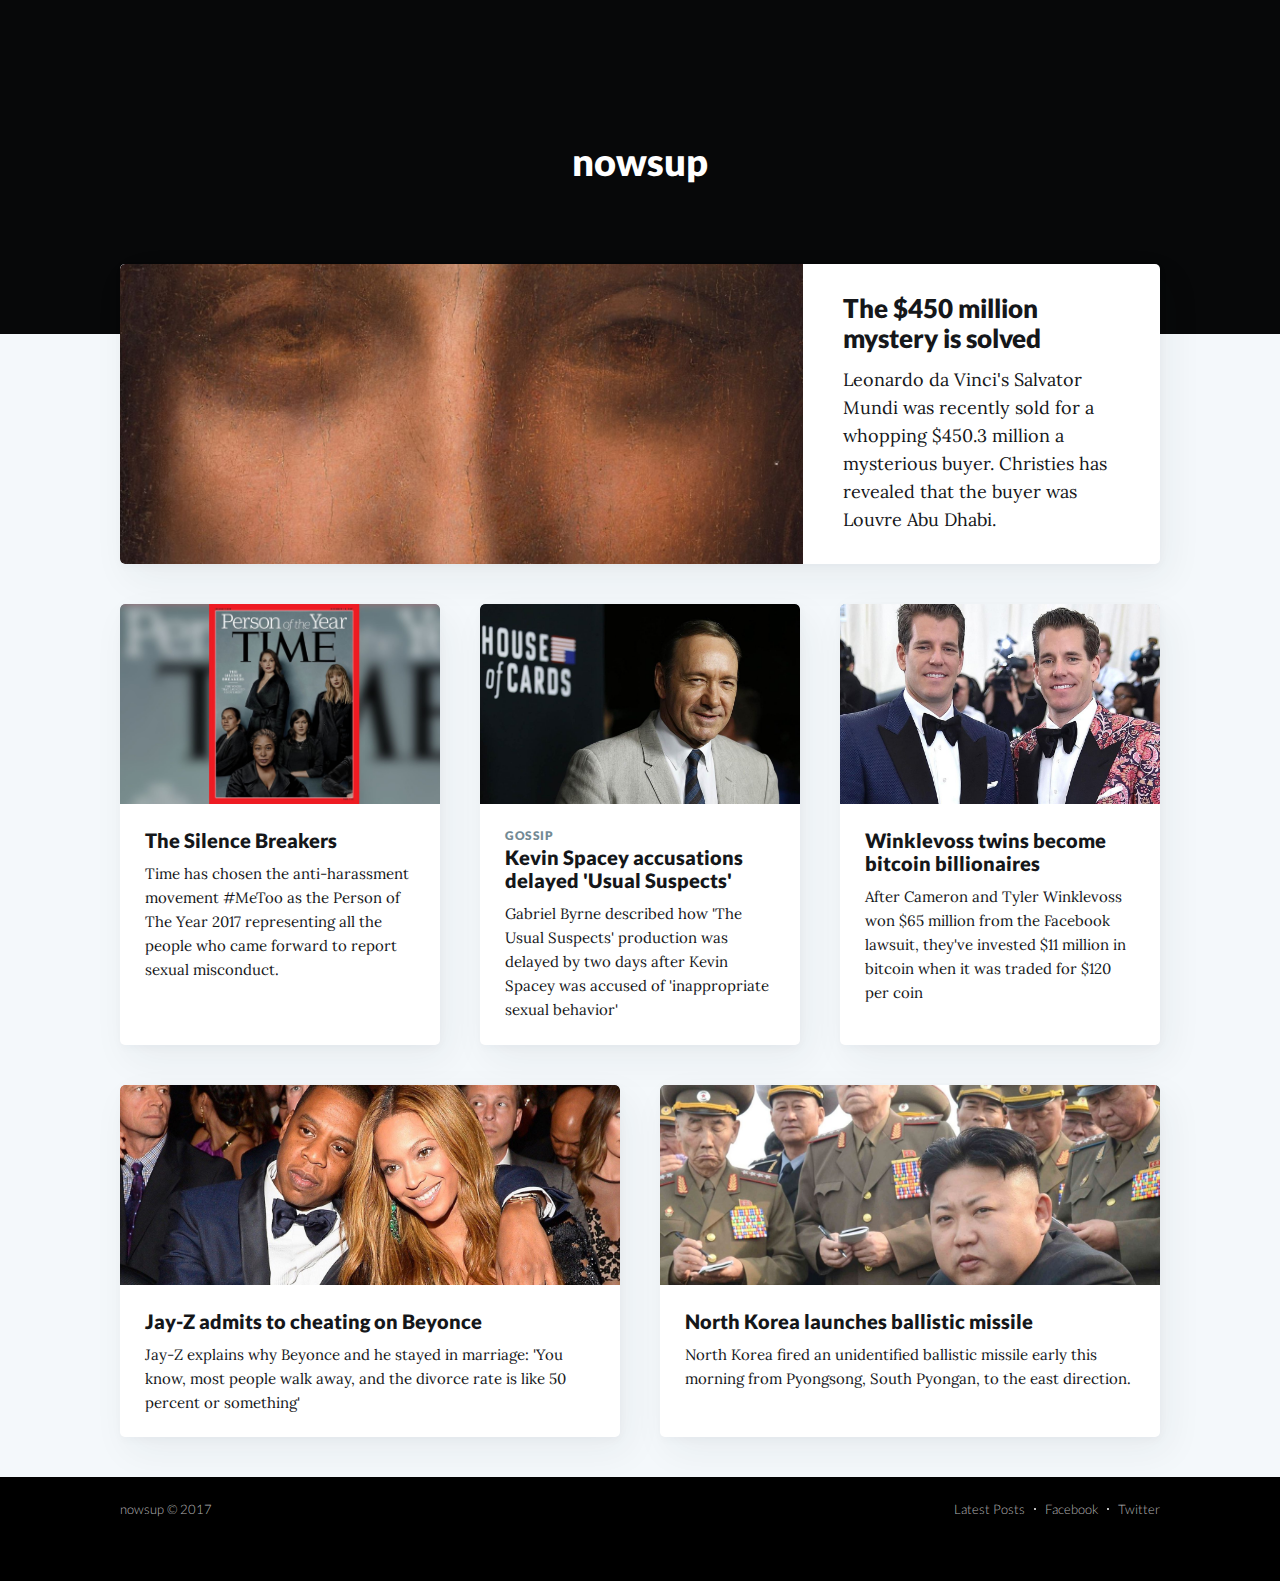
<file: index.html>
<!DOCTYPE html><html xmlns="http://www.w3.org/1999/xhtml" xml:lang="en" lang="en-us"><head><link rel="icon" type="image/png" href="/favicon.png"><meta charset="utf-8"><meta name="viewport" content="width=device-width,initial-scale=1,shrink-to-fit=no,user-scalable=no"><title></title><meta name="title" content=""><meta name="description" content=""><meta property="og:url" content="https://www.nowsup.com/"><meta property="og:title" content=""><meta property="og:description" content=""><meta property="og:image" content=""><meta property="fb:app_id" content="140573606593678"><meta property="og:type" content="article"><meta property="og:site_name" content="nowsup"><meta name="twitter:card" content="summary_large_image"><meta name="twitter:creator" content="@nowsupdotcom"><meta name="twitter:site" content="@nowsupdotcom"><script async src="https://www.googletagmanager.com/gtag/js?id=UA-72162882-4"></script><script>function gtag(){dataLayer.push(arguments)}window.dataLayer=window.dataLayer||[],gtag("js",new Date),gtag("config","UA-72162882-4")</script><style>a,article,aside,blockquote,body,caption,div,dl,dt,em,embed,fieldset,figcaption,figure,footer,form,h1,h2,h3,h4,h5,h6,header,html,img,label,li,menu,nav,object,ol,p,pre,section,small,span,strong,sub,summary,sup,table,tbody,td,tfoot,th,thead,time,tr,tt,ul,var,video{margin:0;padding:0;border:0;font:inherit;font-size:100%;vertical-align:baseline}img{max-width:100%}html{box-sizing:border-box;font-family:sans-serif;-ms-text-size-adjust:100%;-webkit-text-size-adjust:100%}*,:after,:before{box-sizing:inherit}a{background-color:transparent}a:active,a:hover{outline:0}html{overflow-y:scroll;font-size:62.5%;-webkit-tap-highlight-color:transparent}body,html{overflow-x:hidden}body{color:#3c484e;font-size:1.5rem;line-height:1.6em;font-weight:400;font-style:normal;letter-spacing:0;text-rendering:optimizeLegibility;background:#fff;-webkit-font-smoothing:antialiased;-moz-osx-font-smoothing:grayscale;-moz-font-feature-settings:"liga" on}::-moz-selection{text-shadow:none;background:#cbeafb}::selection{text-shadow:none;background:#cbeafb}blockquote,dl,ol,p,ul{margin:0 0 1.5em}a{color:#26a8ed;text-decoration:none}a:hover{text-decoration:underline}h1,h2,h3,h4,h5,h6{margin-top:0;line-height:1.15;font-weight:700;text-rendering:optimizeLegibility}h1{margin:0 0 .5em;font-size:5rem;font-weight:700}@media (max-width:500px){h1{font-size:2.2rem}}h2{margin:1.5em 0 .5em;font-size:2rem}@media (max-width:500px){h2{font-size:1.8rem}}body{background:#f4f8fb}.site-wrapper{display:-ms-flexbox;display:flex;-ms-flex-direction:column;flex-direction:column;min-height:100vh}.site-main{z-index:100;-ms-flex-positive:1;flex-grow:1}.outer{position:relative;padding:0 4vw}.inner{margin:0 auto;max-width:1040px;width:100%}@media (min-width:900px){.author-template .post-feed,.home-template .post-feed,.tag-template .post-feed{margin-top:-70px;padding-top:0}.home-template .site-nav{position:relative;top:-70px}}.site-header{position:relative;padding-top:12px;padding-bottom:12px;color:#fff;background:#090a0b no-repeat 50%;background-size:cover}.site-header:before{bottom:0;background:rgba(0,0,0,.18)}.site-header:after,.site-header:before{content:"";position:absolute;top:0;right:0;left:0;z-index:10;display:block}.site-header:after{bottom:auto;height:80px;background:linear-gradient(rgba(0,0,0,.1),transparent)}.site-header.no-cover:after,.site-header.no-cover:before{display:none}.site-header-content{display:-ms-flexbox;display:flex;-ms-flex-direction:column;flex-direction:column;-ms-flex-pack:center;justify-content:center;-ms-flex-align:center;align-items:center;padding:10vw 4vw;min-height:200px;max-height:450px;text-align:center}.site-title{z-index:10;margin:0;padding:0;font-size:3.8rem;font-weight:700}.site-logo{max-height:45px}.site-description{z-index:10;margin:0;padding:5px 0;font-size:2.2rem;font-weight:300;letter-spacing:.5px;opacity:.8}@media (max-width:500px){.site-title{font-size:3rem}.site-description{font-size:1.8rem}}.post-feed{position:relative;-ms-flex-wrap:wrap;flex-wrap:wrap;margin:0 -20px;padding:40px 0 0}.post-card,.post-feed{display:-ms-flexbox;display:flex}.post-card{-ms-flex:1 1 300px;flex:1 1 300px;-ms-flex-direction:column;flex-direction:column;overflow:hidden;margin:0 20px 40px;min-height:300px;background:#fff 50%;background-size:cover;border-radius:5px;box-shadow:8px 14px 38px rgba(39,44,49,.06),1px 3px 8px rgba(39,44,49,.03);transition:all .5s ease}.post-card:hover{box-shadow:0 0 1px rgba(39,44,49,.1),0 3px 16px rgba(39,44,49,.07);transition:all .3s ease;transform:translate3D(0,-1px,0)}.post-card-image-link{position:relative;display:block;overflow:hidden;border-radius:5px 5px 0 0}.post-card-image{width:auto;height:200px;background:#c5d2d9 no-repeat 50%;background-size:cover}.post-card-content-link{position:relative;display:block;padding:25px 25px 0;color:#15171a}.post-card-content-link:hover{text-decoration:none}.post-card-tags{display:block;margin-bottom:4px;color:#738a94;font-size:1.2rem;line-height:1.15em;font-weight:700;letter-spacing:.5px;text-transform:uppercase}.post-card-title{margin-top:0}.post-card-content{-ms-flex-positive:1;flex-grow:1;display:-ms-flexbox;display:flex;-ms-flex-direction:column;flex-direction:column;-ms-flex-pack:justify;justify-content:space-between}.post-card-meta{padding:0 25px 25px}@media (min-width:795px){.home-template .post-feed .post-card:nth-child(6n+1):not(.no-image){-ms-flex:1 1 100%;flex:1 1 100%;-ms-flex-direction:row;flex-direction:row}.home-template .post-feed .post-card:nth-child(6n+1):not(.no-image) .post-card-image-link{position:relative;-ms-flex:1 1 auto;flex:1 1 auto;border-radius:5px 0 0 5px}.home-template .post-feed .post-card:nth-child(6n+1):not(.no-image) .post-card-image{position:absolute;width:100%;height:100%}.home-template .post-feed .post-card:nth-child(6n+1):not(.no-image) .post-card-content{-ms-flex:0 1 357px;flex:0 1 357px}.home-template .post-feed .post-card:nth-child(6n+1):not(.no-image) h2{font-size:2.6rem}.home-template .post-feed .post-card:nth-child(6n+1):not(.no-image) p{font-size:1.8rem;line-height:1.55em}.home-template .post-feed .post-card:nth-child(6n+1):not(.no-image) .post-card-content-link{padding:30px 40px 0}.home-template .post-feed .post-card:nth-child(6n+1):not(.no-image) .post-card-meta{padding:0 40px 30px}}.home-template .site-header:after{display:none}@media (max-width:650px){.post-feed{padding-top:5vw}.post-card{margin:0 20px 5vw}}.page-template .site-main,.post-template .site-main{padding-bottom:4vw;background:#fff}.post-full{position:relative;z-index:50}.post-full-header{margin:0 auto;padding:4vw 3vw 3vw;max-width:1040px;text-align:center}@media (max-width:500px){.post-full-header{padding:8vw 3vw 8vw}}.post-full-meta{display:-ms-flexbox;display:flex;-ms-flex-pack:center;justify-content:center;-ms-flex-align:center;align-items:center;color:#738a94;font-size:1.4rem;font-weight:600;text-transform:uppercase}.post-full-meta-date{color:#3eb0ef}.post-full-title{margin:0;color:#090a0b}.date-divider{display:inline-block;margin:0 6px 1px}.post-full-image{margin:0 -10vw -165px;height:800px;background:#c5d2d9 50%;background-size:cover;border-radius:5px}@media (max-width:1170px){.post-full-image{margin:0 -4vw -100px;height:600px;border-radius:0}}@media (max-width:800px){.post-full-image{height:400px}}.post-full-content{position:relative;margin:0 auto;padding:70px 100px 0;min-height:230px;font-size:2.2rem;line-height:1.6em;background:#fff}@media (max-width:1170px){.post-full-content{padding:5vw 7vw 0}}@media (max-width:800px){.post-full-content{font-size:1.9rem}}.post-full-content:before{left:-5px;transform:rotate(-5deg)}.post-full-content:after,.post-full-content:before{content:"";position:absolute;top:15px;z-index:-1;display:block;width:20px;height:200px;background:rgba(39,44,49,.15);filter:blur(5px)}.post-full-content:after{right:-5px;transform:rotate(5deg)}@media (max-width:500px){.post-full-meta{font-size:1.2rem;line-height:1.3em}.post-full-title{font-size:2.9rem}.post-full-image{margin-bottom:4vw;height:350px}.post-full-content{padding:0}.post-full-content:after,.post-full-content:before{display:none}}.floating-header{visibility:hidden}@font-face{font-family:Lato;font-style:normal;font-weight:900;src:local('Lato Black'),local('Lato-Black'),url(/assets/fonts/lato900-01.woff2) format('woff2')}@font-face{font-family:Lato;font-style:normal;font-weight:300;src:local('Lato Light'),local('Lato-Light'),url(/assets/fonts/lato300-01.woff2) format('woff2')}@font-face{font-family:Lato;font-style:italic;font-weight:300;src:local('Lato Light Italic'),local('Lato-LightItalic'),url(/assets/fonts/lato300i-01.woff2) format('woff2')}@font-face{font-family:Lora;font-style:italic;font-weight:400;src:local('Lora Italic'),local('Lora-Italic'),url(/assets/fonts/lora400i-01.woff2) format('woff2')}@font-face{font-family:Lora;font-style:italic;font-weight:700;src:local('Lora Bold Italic'),local('Lora-BoldItalic'),url(/assets/fonts/lora700i-01.woff2) format('woff2')}@font-face{font-family:Lora;font-style:normal;font-weight:400;src:local('Lora Regular'),local('Lora-Regular'),url(/assets/fonts/lora400-01.woff2) format('woff2')}@font-face{font-family:Lora;font-style:normal;font-weight:700;src:local('Lora Bold'),local('Lora-Bold'),url(/assets/fonts/lora700-01.woff2) format('woff2')}body{font-family:serif}.fonts-loaded body{font-family:Lora,serif}.floating-header,.post-full-meta,footer,h1,h2,h3,header{font-family:sans-serif}.fonts-loaded .floating-header,.fonts-loaded .post-full-meta,.fonts-loaded footer,.fonts-loaded h1,.fonts-loaded h2,.fonts-loaded h3,.fonts-loaded header{font-family:Lato,sans-serif}</style><script>if(sessionStorage&&sessionStorage.fontsLoaded){var html=document.documentElement;html.classList.add("fonts-loaded")}</script></head><body class="home-template"><div class="site-wrapper"><header class="site-header outer" style="background-image:url(https://demo.ghost.io//content/images/2017/07/blog-cover.jpg)"><div class="inner"><div class="site-header-content"><h1 class="site-title">nowsup</h1><h2 class="site-description"></h2></div></div></header><main class="site-main outer"><div class="inner"><div class="post-feed"><article class="post-card post tag-"><a class="post-card-image-link" href="/news/art/da-vincis-salvator-mundi-goes-to-louvre-abu-dhabi/"><div class="post-card-image" style="background-image:url(/assets/images/salvator-mundi-close-eyes-34eT.jpg)"></div></a><div class="post-card-content"><a class="post-card-content-link" href="/news/art/da-vincis-salvator-mundi-goes-to-louvre-abu-dhabi/"><header class="post-card-header"><h2 class="post-card-title">The $450 million mystery is solved</h2></header><section class="post-card-excerpt"><p>Leonardo da Vinci's Salvator Mundi was recently sold for a whopping $450.3 million a mysterious buyer. Christies has revealed that the buyer was Louvre Abu Dhabi.</p></section></a></div></article><article class="post-card post tag-"><a class="post-card-image-link" href="/news/person-of-the-year-2017-the-silence-breakers/"><div class="post-card-image" style="background-image:url(/assets/images/person-of-the-year-2017-the-silence-breakers-YT5G.jpg)"></div></a><div class="post-card-content"><a class="post-card-content-link" href="/news/person-of-the-year-2017-the-silence-breakers/"><header class="post-card-header"><h2 class="post-card-title">The Silence Breakers</h2></header><section class="post-card-excerpt"><p>Time has chosen the anti-harassment movement #MeToo as the Person of The Year 2017 representing all the people who came forward to report sexual misconduct.</p></section></a></div></article><article class="post-card post tag-"><a class="post-card-image-link" href="/news/gossip/kevin-spacey-accusations-delayed-usual-suspects-production/"><div class="post-card-image" style="background-image:url(/assets/images/kevin-spacey-at-premiere-34eT.jpg)"></div></a><div class="post-card-content"><a class="post-card-content-link" href="/news/gossip/kevin-spacey-accusations-delayed-usual-suspects-production/"><header class="post-card-header"><span class="post-card-tags">gossip</span><h2 class="post-card-title">Kevin Spacey accusations delayed 'Usual Suspects'</h2></header><section class="post-card-excerpt"><p>Gabriel Byrne described how 'The Usual Suspects' production was delayed by two days after Kevin Spacey was accused of 'inappropriate sexual behavior'</p></section></a></div></article><article class="post-card post tag-"><a class="post-card-image-link" href="/news/money/winklewoss-brothers-become-bitcoin-billionares/"><div class="post-card-image" style="background-image:url(/assets/images/winklewoss-twins-TM7X.jpg)"></div></a><div class="post-card-content"><a class="post-card-content-link" href="/news/money/winklewoss-brothers-become-bitcoin-billionares/"><header class="post-card-header"><h2 class="post-card-title">Winklevoss twins become bitcoin billionaires</h2></header><section class="post-card-excerpt"><p>After Cameron and Tyler Winklevoss won $65 million from the Facebook lawsuit, they've invested $11 million in bitcoin when it was traded for $120 per coin</p></section></a></div></article><article class="post-card post tag-"><a class="post-card-image-link" href="/news/gossip/jay-z-cheated-on-beyonce/"><div class="post-card-image" style="background-image:url(/assets/images/jay-z-cheated-on-beyonce-kjdHe7a.jpg)"></div></a><div class="post-card-content"><a class="post-card-content-link" href="/news/gossip/jay-z-cheated-on-beyonce/"><header class="post-card-header"><h2 class="post-card-title">Jay-Z admits to cheating on Beyonce</h2></header><section class="post-card-excerpt"><p>Jay-Z explains why Beyonce and he stayed in marriage: 'You know, most people walk away, and the divorce rate is like 50 percent or something'</p></section></a></div></article><article class="post-card post tag-"><a class="post-card-image-link" href="/news/north-korea-missile-launch/"><div class="post-card-image" style="background-image:url(/assets/images/north-korea-missile-launch-72zhdA.jpg)"></div></a><div class="post-card-content"><a class="post-card-content-link" href="/news/north-korea-missile-launch/"><header class="post-card-header"><h2 class="post-card-title">North Korea launches ballistic missile</h2></header><section class="post-card-excerpt"><p>North Korea fired an unidentified ballistic missile early this morning from Pyongsong, South Pyongan, to the east direction.</p></section></a></div></article></div></div></main><footer class="site-footer outer"><div class="site-footer-content inner"><section class="copyright"><a href="/">nowsup</a> © 2017</section><nav class="site-footer-nav"><a href="/">Latest Posts</a> <a href="https://www.facebook.com/nowsupdotcom" target="_blank" rel="noopener">Facebook</a> <a href="https://twitter.com/nowsupdotcom" target="_blank" rel="noopener">Twitter</a></nav></div></footer></div><script defer="defer" src="/assets/main.js"></script><noscript id="deferred-styles"><link rel="stylesheet" href="/assets/main.css"></noscript><script>var loadDeferredStyles=function(){var e=document.getElementById("deferred-styles"),t=document.createElement("div");t.innerHTML=e.textContent,document.body.appendChild(t),e.parentElement.removeChild(e)},raf=requestAnimationFrame||mozRequestAnimationFrame||webkitRequestAnimationFrame||msRequestAnimationFrame;raf?raf(function(){window.setTimeout(loadDeferredStyles,0)}):window.addEventListener("load",loadDeferredStyles)</script></body></html>
</file>
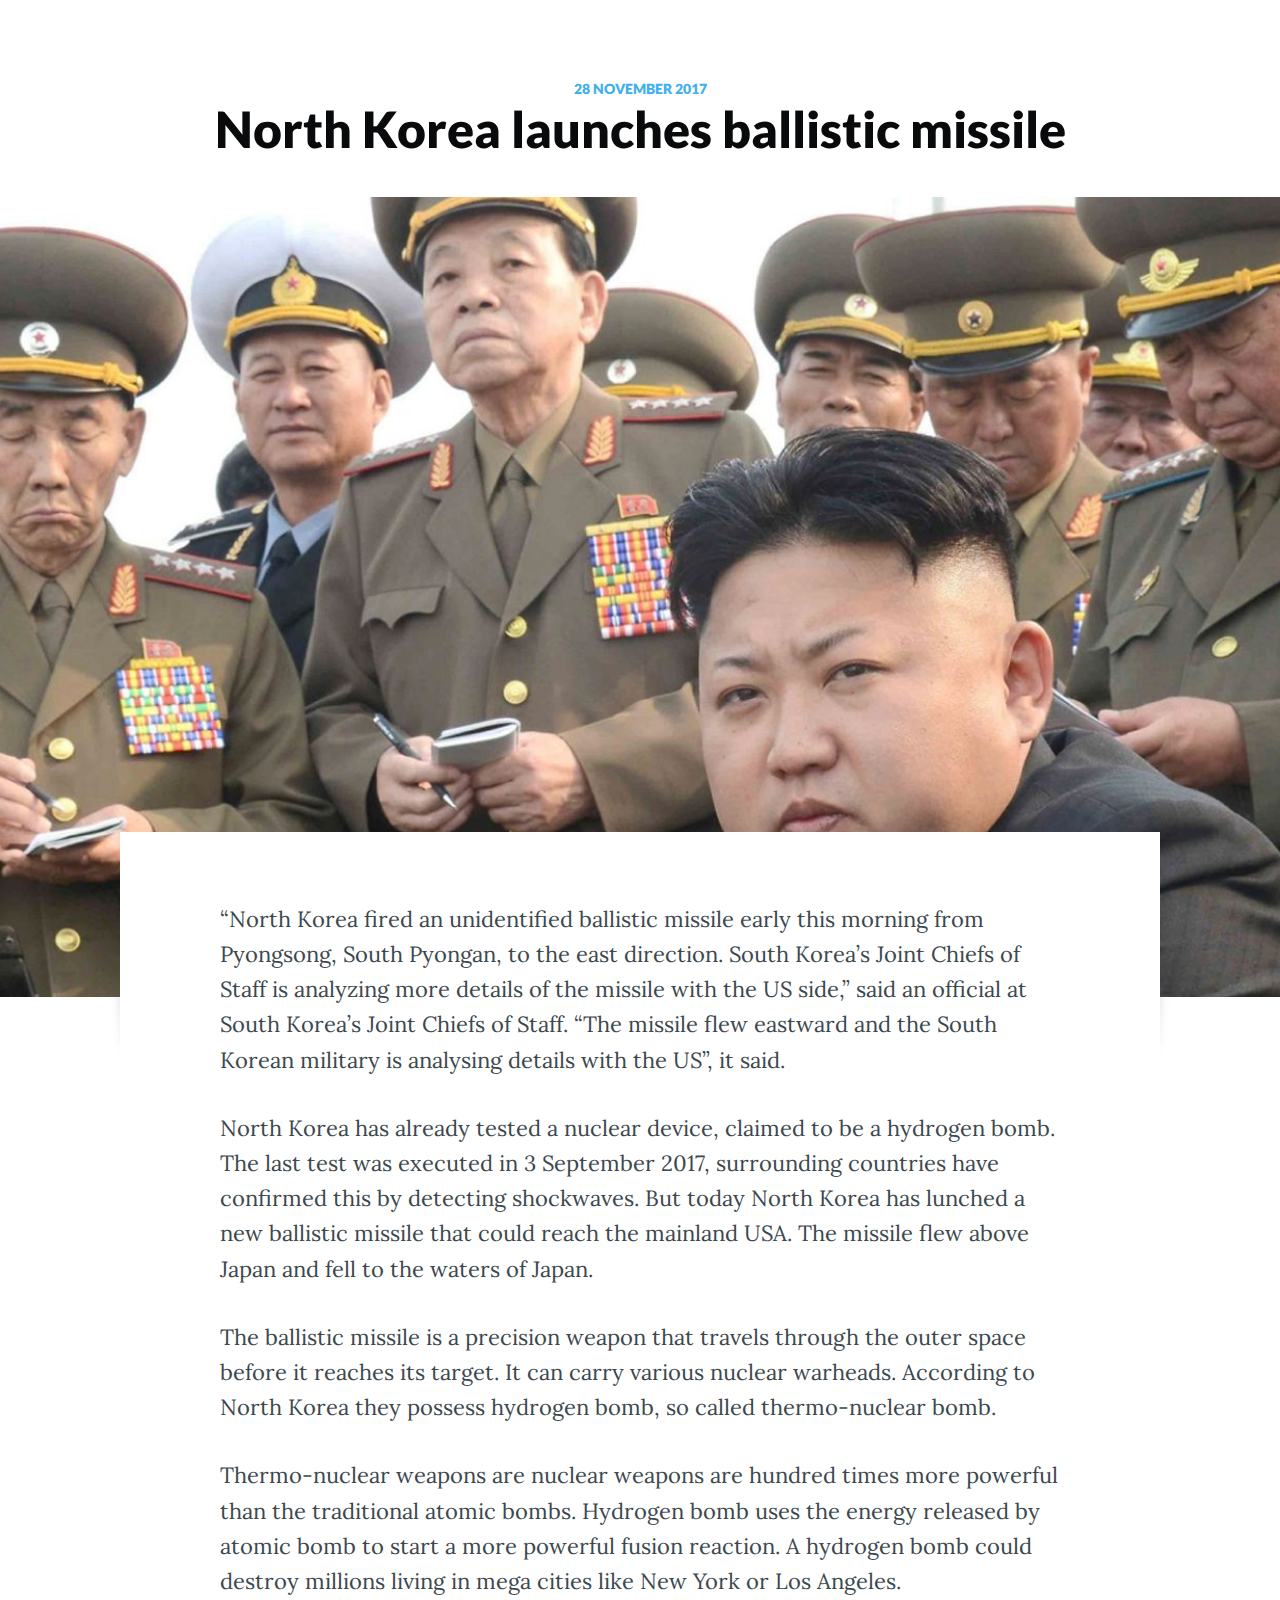
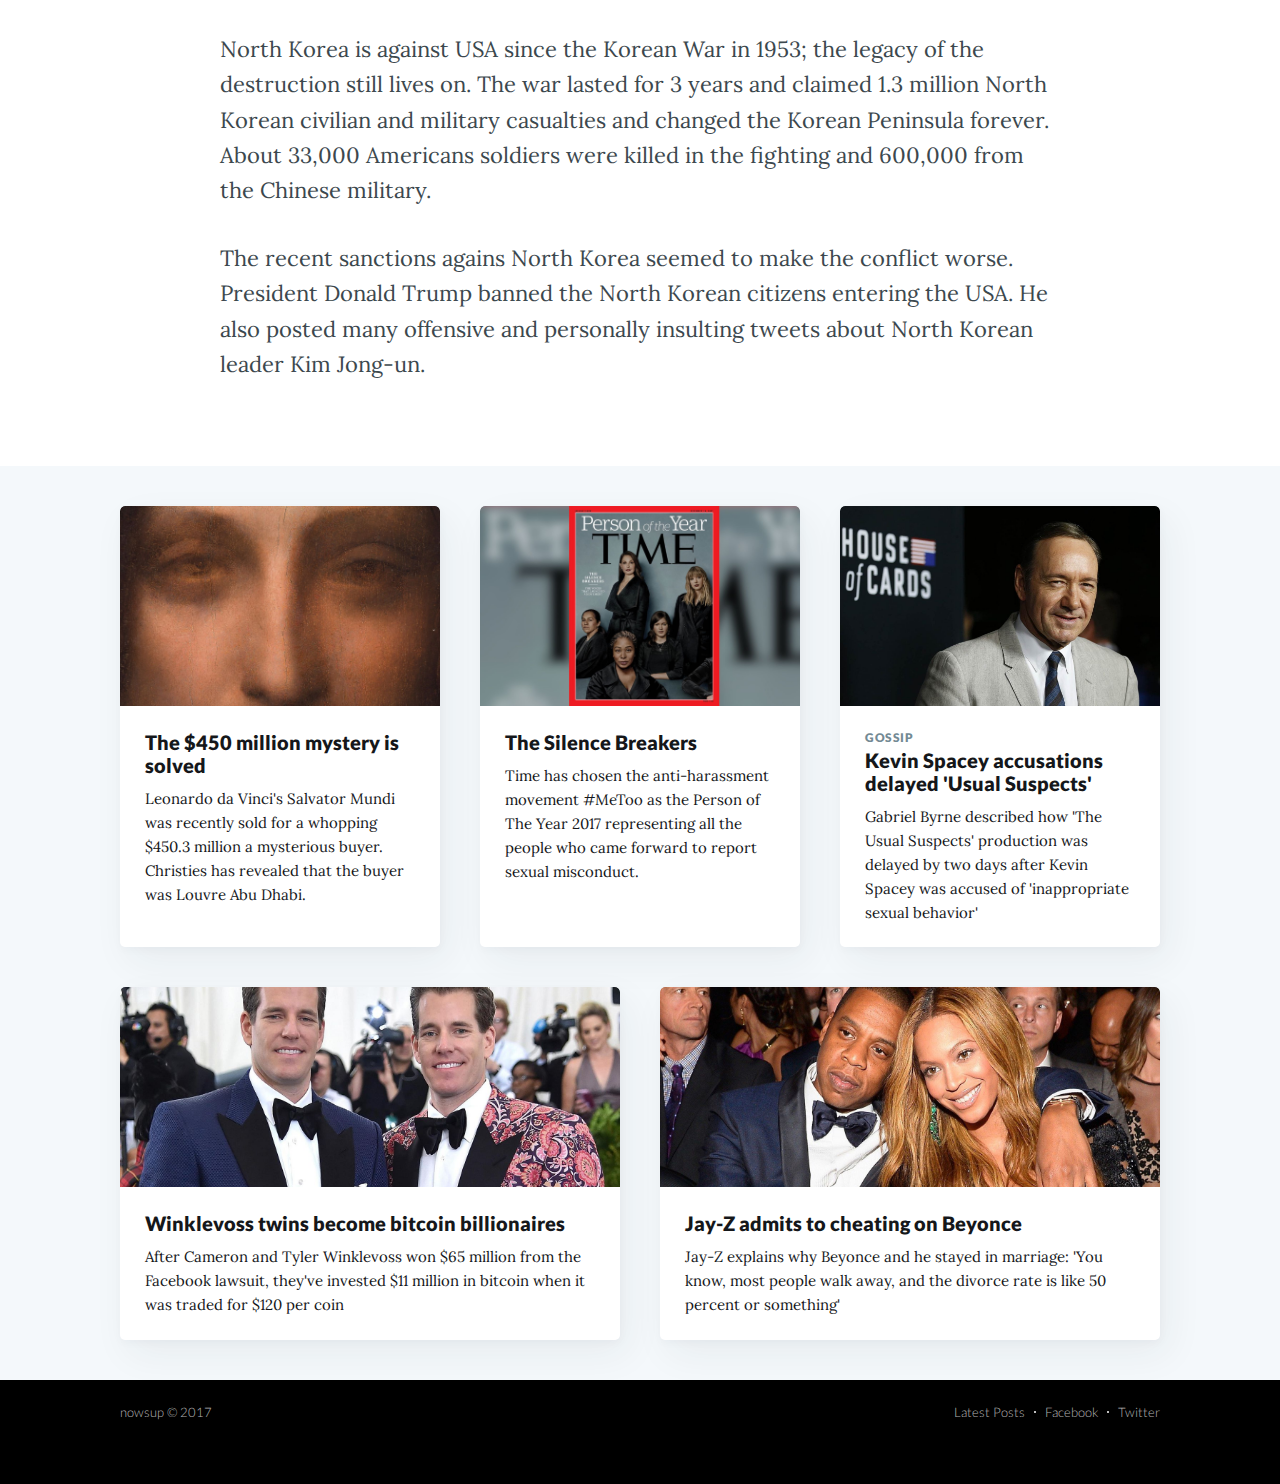
<file: news/north-korea-missile-launch/index.html>
<!DOCTYPE html><html xmlns="http://www.w3.org/1999/xhtml" xml:lang="en" lang="en-us"><head><link rel="icon" type="image/png" href="/favicon.png"><meta charset="utf-8"><meta name="viewport" content="width=device-width,initial-scale=1,shrink-to-fit=no,user-scalable=no"><title>North Korea launches ballistic missile - nowsup</title><meta name="title" content="North Korea launches ballistic missile - nowsup"><meta name="description" content="North Korea fired an unidentified ballistic missile early this morning from Pyongsong, South Pyongan, to the east direction."><meta property="og:url" content="https://www.nowsup.com/news/north-korea-missile-launch/"><meta property="og:title" content="North Korea launches ballistic missile - nowsup"><meta property="og:description" content="North Korea fired an unidentified ballistic missile early this morning from Pyongsong, South Pyongan, to the east direction."><meta property="og:image" content=""><meta property="fb:app_id" content="140573606593678"><meta property="og:type" content="article"><meta property="og:site_name" content="nowsup"><meta name="twitter:card" content="summary_large_image"><meta name="twitter:creator" content="@nowsupdotcom"><meta name="twitter:site" content="@nowsupdotcom"><script async src="https://www.googletagmanager.com/gtag/js?id=UA-72162882-4"></script><script>function gtag(){dataLayer.push(arguments)}window.dataLayer=window.dataLayer||[],gtag("js",new Date),gtag("config","UA-72162882-4")</script><style>a,article,aside,blockquote,body,caption,div,dl,dt,em,embed,fieldset,figcaption,figure,footer,form,h1,h2,h3,h4,h5,h6,header,html,img,label,li,menu,nav,object,ol,p,pre,section,small,span,strong,sub,summary,sup,table,tbody,td,tfoot,th,thead,time,tr,tt,ul,var,video{margin:0;padding:0;border:0;font:inherit;font-size:100%;vertical-align:baseline}img{max-width:100%}html{box-sizing:border-box;font-family:sans-serif;-ms-text-size-adjust:100%;-webkit-text-size-adjust:100%}*,:after,:before{box-sizing:inherit}a{background-color:transparent}a:active,a:hover{outline:0}html{overflow-y:scroll;font-size:62.5%;-webkit-tap-highlight-color:transparent}body,html{overflow-x:hidden}body{color:#3c484e;font-size:1.5rem;line-height:1.6em;font-weight:400;font-style:normal;letter-spacing:0;text-rendering:optimizeLegibility;background:#fff;-webkit-font-smoothing:antialiased;-moz-osx-font-smoothing:grayscale;-moz-font-feature-settings:"liga" on}::-moz-selection{text-shadow:none;background:#cbeafb}::selection{text-shadow:none;background:#cbeafb}blockquote,dl,ol,p,ul{margin:0 0 1.5em}a{color:#26a8ed;text-decoration:none}a:hover{text-decoration:underline}h1,h2,h3,h4,h5,h6{margin-top:0;line-height:1.15;font-weight:700;text-rendering:optimizeLegibility}h1{margin:0 0 .5em;font-size:5rem;font-weight:700}@media (max-width:500px){h1{font-size:2.2rem}}h2{margin:1.5em 0 .5em;font-size:2rem}@media (max-width:500px){h2{font-size:1.8rem}}body{background:#f4f8fb}.site-wrapper{display:-ms-flexbox;display:flex;-ms-flex-direction:column;flex-direction:column;min-height:100vh}.site-main{z-index:100;-ms-flex-positive:1;flex-grow:1}.outer{position:relative;padding:0 4vw}.inner{margin:0 auto;max-width:1040px;width:100%}@media (min-width:900px){.author-template .post-feed,.home-template .post-feed,.tag-template .post-feed{margin-top:-70px;padding-top:0}.home-template .site-nav{position:relative;top:-70px}}.site-header{position:relative;padding-top:12px;padding-bottom:12px;color:#fff;background:#090a0b no-repeat 50%;background-size:cover}.site-header:before{bottom:0;background:rgba(0,0,0,.18)}.site-header:after,.site-header:before{content:"";position:absolute;top:0;right:0;left:0;z-index:10;display:block}.site-header:after{bottom:auto;height:80px;background:linear-gradient(rgba(0,0,0,.1),transparent)}.site-header.no-cover:after,.site-header.no-cover:before{display:none}.site-header-content{display:-ms-flexbox;display:flex;-ms-flex-direction:column;flex-direction:column;-ms-flex-pack:center;justify-content:center;-ms-flex-align:center;align-items:center;padding:10vw 4vw;min-height:200px;max-height:450px;text-align:center}.site-title{z-index:10;margin:0;padding:0;font-size:3.8rem;font-weight:700}.site-logo{max-height:45px}.site-description{z-index:10;margin:0;padding:5px 0;font-size:2.2rem;font-weight:300;letter-spacing:.5px;opacity:.8}@media (max-width:500px){.site-title{font-size:3rem}.site-description{font-size:1.8rem}}.post-feed{position:relative;-ms-flex-wrap:wrap;flex-wrap:wrap;margin:0 -20px;padding:40px 0 0}.post-card,.post-feed{display:-ms-flexbox;display:flex}.post-card{-ms-flex:1 1 300px;flex:1 1 300px;-ms-flex-direction:column;flex-direction:column;overflow:hidden;margin:0 20px 40px;min-height:300px;background:#fff 50%;background-size:cover;border-radius:5px;box-shadow:8px 14px 38px rgba(39,44,49,.06),1px 3px 8px rgba(39,44,49,.03);transition:all .5s ease}.post-card:hover{box-shadow:0 0 1px rgba(39,44,49,.1),0 3px 16px rgba(39,44,49,.07);transition:all .3s ease;transform:translate3D(0,-1px,0)}.post-card-image-link{position:relative;display:block;overflow:hidden;border-radius:5px 5px 0 0}.post-card-image{width:auto;height:200px;background:#c5d2d9 no-repeat 50%;background-size:cover}.post-card-content-link{position:relative;display:block;padding:25px 25px 0;color:#15171a}.post-card-content-link:hover{text-decoration:none}.post-card-tags{display:block;margin-bottom:4px;color:#738a94;font-size:1.2rem;line-height:1.15em;font-weight:700;letter-spacing:.5px;text-transform:uppercase}.post-card-title{margin-top:0}.post-card-content{-ms-flex-positive:1;flex-grow:1;display:-ms-flexbox;display:flex;-ms-flex-direction:column;flex-direction:column;-ms-flex-pack:justify;justify-content:space-between}.post-card-meta{padding:0 25px 25px}@media (min-width:795px){.home-template .post-feed .post-card:nth-child(6n+1):not(.no-image){-ms-flex:1 1 100%;flex:1 1 100%;-ms-flex-direction:row;flex-direction:row}.home-template .post-feed .post-card:nth-child(6n+1):not(.no-image) .post-card-image-link{position:relative;-ms-flex:1 1 auto;flex:1 1 auto;border-radius:5px 0 0 5px}.home-template .post-feed .post-card:nth-child(6n+1):not(.no-image) .post-card-image{position:absolute;width:100%;height:100%}.home-template .post-feed .post-card:nth-child(6n+1):not(.no-image) .post-card-content{-ms-flex:0 1 357px;flex:0 1 357px}.home-template .post-feed .post-card:nth-child(6n+1):not(.no-image) h2{font-size:2.6rem}.home-template .post-feed .post-card:nth-child(6n+1):not(.no-image) p{font-size:1.8rem;line-height:1.55em}.home-template .post-feed .post-card:nth-child(6n+1):not(.no-image) .post-card-content-link{padding:30px 40px 0}.home-template .post-feed .post-card:nth-child(6n+1):not(.no-image) .post-card-meta{padding:0 40px 30px}}.home-template .site-header:after{display:none}@media (max-width:650px){.post-feed{padding-top:5vw}.post-card{margin:0 20px 5vw}}.page-template .site-main,.post-template .site-main{padding-bottom:4vw;background:#fff}.post-full{position:relative;z-index:50}.post-full-header{margin:0 auto;padding:4vw 3vw 3vw;max-width:1040px;text-align:center}@media (max-width:500px){.post-full-header{padding:8vw 3vw 8vw}}.post-full-meta{display:-ms-flexbox;display:flex;-ms-flex-pack:center;justify-content:center;-ms-flex-align:center;align-items:center;color:#738a94;font-size:1.4rem;font-weight:600;text-transform:uppercase}.post-full-meta-date{color:#3eb0ef}.post-full-title{margin:0;color:#090a0b}.date-divider{display:inline-block;margin:0 6px 1px}.post-full-image{margin:0 -10vw -165px;height:800px;background:#c5d2d9 50%;background-size:cover;border-radius:5px}@media (max-width:1170px){.post-full-image{margin:0 -4vw -100px;height:600px;border-radius:0}}@media (max-width:800px){.post-full-image{height:400px}}.post-full-content{position:relative;margin:0 auto;padding:70px 100px 0;min-height:230px;font-size:2.2rem;line-height:1.6em;background:#fff}@media (max-width:1170px){.post-full-content{padding:5vw 7vw 0}}@media (max-width:800px){.post-full-content{font-size:1.9rem}}.post-full-content:before{left:-5px;transform:rotate(-5deg)}.post-full-content:after,.post-full-content:before{content:"";position:absolute;top:15px;z-index:-1;display:block;width:20px;height:200px;background:rgba(39,44,49,.15);filter:blur(5px)}.post-full-content:after{right:-5px;transform:rotate(5deg)}@media (max-width:500px){.post-full-meta{font-size:1.2rem;line-height:1.3em}.post-full-title{font-size:2.9rem}.post-full-image{margin-bottom:4vw;height:350px}.post-full-content{padding:0}.post-full-content:after,.post-full-content:before{display:none}}.floating-header{visibility:hidden}@font-face{font-family:Lato;font-style:normal;font-weight:900;src:local('Lato Black'),local('Lato-Black'),url(/assets/fonts/lato900-01.woff2) format('woff2')}@font-face{font-family:Lato;font-style:normal;font-weight:300;src:local('Lato Light'),local('Lato-Light'),url(/assets/fonts/lato300-01.woff2) format('woff2')}@font-face{font-family:Lato;font-style:italic;font-weight:300;src:local('Lato Light Italic'),local('Lato-LightItalic'),url(/assets/fonts/lato300i-01.woff2) format('woff2')}@font-face{font-family:Lora;font-style:italic;font-weight:400;src:local('Lora Italic'),local('Lora-Italic'),url(/assets/fonts/lora400i-01.woff2) format('woff2')}@font-face{font-family:Lora;font-style:italic;font-weight:700;src:local('Lora Bold Italic'),local('Lora-BoldItalic'),url(/assets/fonts/lora700i-01.woff2) format('woff2')}@font-face{font-family:Lora;font-style:normal;font-weight:400;src:local('Lora Regular'),local('Lora-Regular'),url(/assets/fonts/lora400-01.woff2) format('woff2')}@font-face{font-family:Lora;font-style:normal;font-weight:700;src:local('Lora Bold'),local('Lora-Bold'),url(/assets/fonts/lora700-01.woff2) format('woff2')}body{font-family:serif}.fonts-loaded body{font-family:Lora,serif}.floating-header,.post-full-meta,footer,h1,h2,h3,header{font-family:sans-serif}.fonts-loaded .floating-header,.fonts-loaded .post-full-meta,.fonts-loaded footer,.fonts-loaded h1,.fonts-loaded h2,.fonts-loaded h3,.fonts-loaded header{font-family:Lato,sans-serif}</style><script>if(sessionStorage&&sessionStorage.fontsLoaded){var html=document.documentElement;html.classList.add("fonts-loaded")}</script></head><body class="post-template tag-news"><div class="site-wrapper"><main class="site-main outer"><div class="inner"><article class="post-full post tag-news"><header class="post-full-header"><section class="post-full-meta"><time class="post-full-meta-date" datetime="2017-11-28">28 November 2017</time></section><h1 class="post-full-title">North Korea launches ballistic missile</h1></header><figure class="post-full-image" style="background-image:url(/assets/images/north-korea-missile-launch-72zhdA.jpg)"></figure><section class="post-full-content"><div class="kg-card-markdown"><p>“North Korea fired an unidentified ballistic missile early this morning from Pyongsong, South Pyongan, to the east direction. South Korea’s Joint Chiefs of Staff is analyzing more details of the missile with the US side,” said an official at South Korea’s Joint Chiefs of Staff. “The missile flew eastward and the South Korean military is analysing details with the US”, it said.</p><p>North Korea has already tested a nuclear device, claimed to be a hydrogen bomb. The last test was executed in 3 September 2017, surrounding countries have confirmed this by detecting shockwaves. But today North Korea has lunched a new ballistic missile that could reach the mainland USA. The missile flew above Japan and fell to the waters of Japan.</p><p>The ballistic missile is a precision weapon that travels through the outer space before it reaches its target. It can carry various nuclear warheads. According to North Korea they possess hydrogen bomb, so called thermo-nuclear bomb.</p><p>Thermo-nuclear weapons are nuclear weapons are hundred times more powerful than the traditional atomic bombs. Hydrogen bomb uses the energy released by atomic bomb to start a more powerful fusion reaction. A hydrogen bomb could destroy millions living in mega cities like New York or Los Angeles.</p><p>North Korea is against USA since the Korean War in 1953; the legacy of the destruction still lives on. The war lasted for 3 years and claimed 1.3 million North Korean civilian and military casualties and changed the Korean Peninsula forever. About 33,000 Americans soldiers were killed in the fighting and 600,000 from the Chinese military.</p><p>The recent sanctions agains North Korea seemed to make the conflict worse. President Donald Trump banned the North Korean citizens entering the USA. He also posted many offensive and personally insulting tweets about North Korean leader Kim Jong-un.</p></div></section></article></div></main><aside class="read-next outer"><div class="inner"><div class="read-next-feed"><article class="post-card post"><a class="post-card-image-link" href="/news/art/da-vincis-salvator-mundi-goes-to-louvre-abu-dhabi/"><div class="post-card-image" style="background-image:url(/assets/images/salvator-mundi-close-eyes-34eT.jpg)"></div></a><div class="post-card-content"><a class="post-card-content-link" href="/news/art/da-vincis-salvator-mundi-goes-to-louvre-abu-dhabi/"><header class="post-card-header"><h2 class="post-card-title">The $450 million mystery is solved</h2></header><section class="post-card-excerpt"><p>Leonardo da Vinci's Salvator Mundi was recently sold for a whopping $450.3 million a mysterious buyer. Christies has revealed that the buyer was Louvre Abu Dhabi.</p></section></a></div></article><article class="post-card post"><a class="post-card-image-link" href="/news/person-of-the-year-2017-the-silence-breakers/"><div class="post-card-image" style="background-image:url(/assets/images/person-of-the-year-2017-the-silence-breakers-YT5G.jpg)"></div></a><div class="post-card-content"><a class="post-card-content-link" href="/news/person-of-the-year-2017-the-silence-breakers/"><header class="post-card-header"><h2 class="post-card-title">The Silence Breakers</h2></header><section class="post-card-excerpt"><p>Time has chosen the anti-harassment movement #MeToo as the Person of The Year 2017 representing all the people who came forward to report sexual misconduct.</p></section></a></div></article><article class="post-card post"><a class="post-card-image-link" href="/news/gossip/kevin-spacey-accusations-delayed-usual-suspects-production/"><div class="post-card-image" style="background-image:url(/assets/images/kevin-spacey-at-premiere-34eT.jpg)"></div></a><div class="post-card-content"><a class="post-card-content-link" href="/news/gossip/kevin-spacey-accusations-delayed-usual-suspects-production/"><header class="post-card-header"><span class="post-card-tags">gossip</span><h2 class="post-card-title">Kevin Spacey accusations delayed 'Usual Suspects'</h2></header><section class="post-card-excerpt"><p>Gabriel Byrne described how 'The Usual Suspects' production was delayed by two days after Kevin Spacey was accused of 'inappropriate sexual behavior'</p></section></a></div></article><article class="post-card post"><a class="post-card-image-link" href="/news/money/winklewoss-brothers-become-bitcoin-billionares/"><div class="post-card-image" style="background-image:url(/assets/images/winklewoss-twins-TM7X.jpg)"></div></a><div class="post-card-content"><a class="post-card-content-link" href="/news/money/winklewoss-brothers-become-bitcoin-billionares/"><header class="post-card-header"><h2 class="post-card-title">Winklevoss twins become bitcoin billionaires</h2></header><section class="post-card-excerpt"><p>After Cameron and Tyler Winklevoss won $65 million from the Facebook lawsuit, they've invested $11 million in bitcoin when it was traded for $120 per coin</p></section></a></div></article><article class="post-card post"><a class="post-card-image-link" href="/news/gossip/jay-z-cheated-on-beyonce/"><div class="post-card-image" style="background-image:url(/assets/images/jay-z-cheated-on-beyonce-kjdHe7a.jpg)"></div></a><div class="post-card-content"><a class="post-card-content-link" href="/news/gossip/jay-z-cheated-on-beyonce/"><header class="post-card-header"><h2 class="post-card-title">Jay-Z admits to cheating on Beyonce</h2></header><section class="post-card-excerpt"><p>Jay-Z explains why Beyonce and he stayed in marriage: 'You know, most people walk away, and the divorce rate is like 50 percent or something'</p></section></a></div></article></div></div></aside><div class="floating-header"><div class="floating-header-logo"><a href="/"><span><font style="font-weight:900">now</font><font style="font-weight:300">sup</font></span></a></div><span class="floating-header-divider">|</span><div class="floating-header-title">North Korea launches ballistic missile</div><div class="floating-header-share"><a class="floating-header-share-tw" href="https://twitter.com/share?text=&url=https://www.nowsup.com/news/north-korea-missile-launch/" onclick='return window.open(this.href,"share-twitter","width=550,height=235"),!1'><svg xmlns="http://www.w3.org/2000/svg" viewBox="0 0 32 32"><path d="M30.063 7.313c-.813 1.125-1.75 2.125-2.875 2.938v.75c0 1.563-.188 3.125-.688 4.625a15.088 15.088 0 0 1-2.063 4.438c-.875 1.438-2 2.688-3.25 3.813a15.015 15.015 0 0 1-4.625 2.563c-1.813.688-3.75 1-5.75 1-3.25 0-6.188-.875-8.875-2.625.438.063.875.125 1.375.125 2.688 0 5.063-.875 7.188-2.5-1.25 0-2.375-.375-3.375-1.125s-1.688-1.688-2.063-2.875c.438.063.813.125 1.125.125.5 0 1-.063 1.5-.25-1.313-.25-2.438-.938-3.313-1.938a5.673 5.673 0 0 1-1.313-3.688v-.063c.813.438 1.688.688 2.625.688a5.228 5.228 0 0 1-1.875-2c-.5-.875-.688-1.813-.688-2.75 0-1.063.25-2.063.75-2.938 1.438 1.75 3.188 3.188 5.25 4.25s4.313 1.688 6.688 1.813a5.579 5.579 0 0 1 1.5-5.438c1.125-1.125 2.5-1.688 4.125-1.688s3.063.625 4.188 1.813a11.48 11.48 0 0 0 3.688-1.375c-.438 1.375-1.313 2.438-2.563 3.188 1.125-.125 2.188-.438 3.313-.875z"></path></svg> </a><a class="floating-header-share-fb" href="https://www.facebook.com/sharer/sharer.php?u=https://www.nowsup.com/news/north-korea-missile-launch/" onclick='return window.open(this.href,"share-facebook","width=580,height=296"),!1'><svg xmlns="http://www.w3.org/2000/svg" viewBox="0 0 32 32"><path d="M19 6h5V0h-5c-3.86 0-7 3.14-7 7v3H8v6h4v16h6V16h5l1-6h-6V7c0-.542.458-1 1-1z"></path></svg></a></div><progress class="progress" value="0"><div class="progress-container"><span class="progress-bar"></span></div></progress></div><footer class="site-footer outer"><div class="site-footer-content inner"><section class="copyright"><a href="/">nowsup</a> © 2017</section><nav class="site-footer-nav"><a href="/">Latest Posts</a> <a href="https://www.facebook.com/nowsupdotcom" target="_blank" rel="noopener">Facebook</a> <a href="https://twitter.com/nowsupdotcom" target="_blank" rel="noopener">Twitter</a></nav></div></footer></div><script defer="defer" src="/assets/main.js"></script><noscript id="deferred-styles"><link rel="stylesheet" href="/assets/main.css"></noscript><script>var loadDeferredStyles=function(){var e=document.getElementById("deferred-styles"),t=document.createElement("div");t.innerHTML=e.textContent,document.body.appendChild(t),e.parentElement.removeChild(e)},raf=requestAnimationFrame||mozRequestAnimationFrame||webkitRequestAnimationFrame||msRequestAnimationFrame;raf?raf(function(){window.setTimeout(loadDeferredStyles,0)}):window.addEventListener("load",loadDeferredStyles)</script></body></html>
</file>
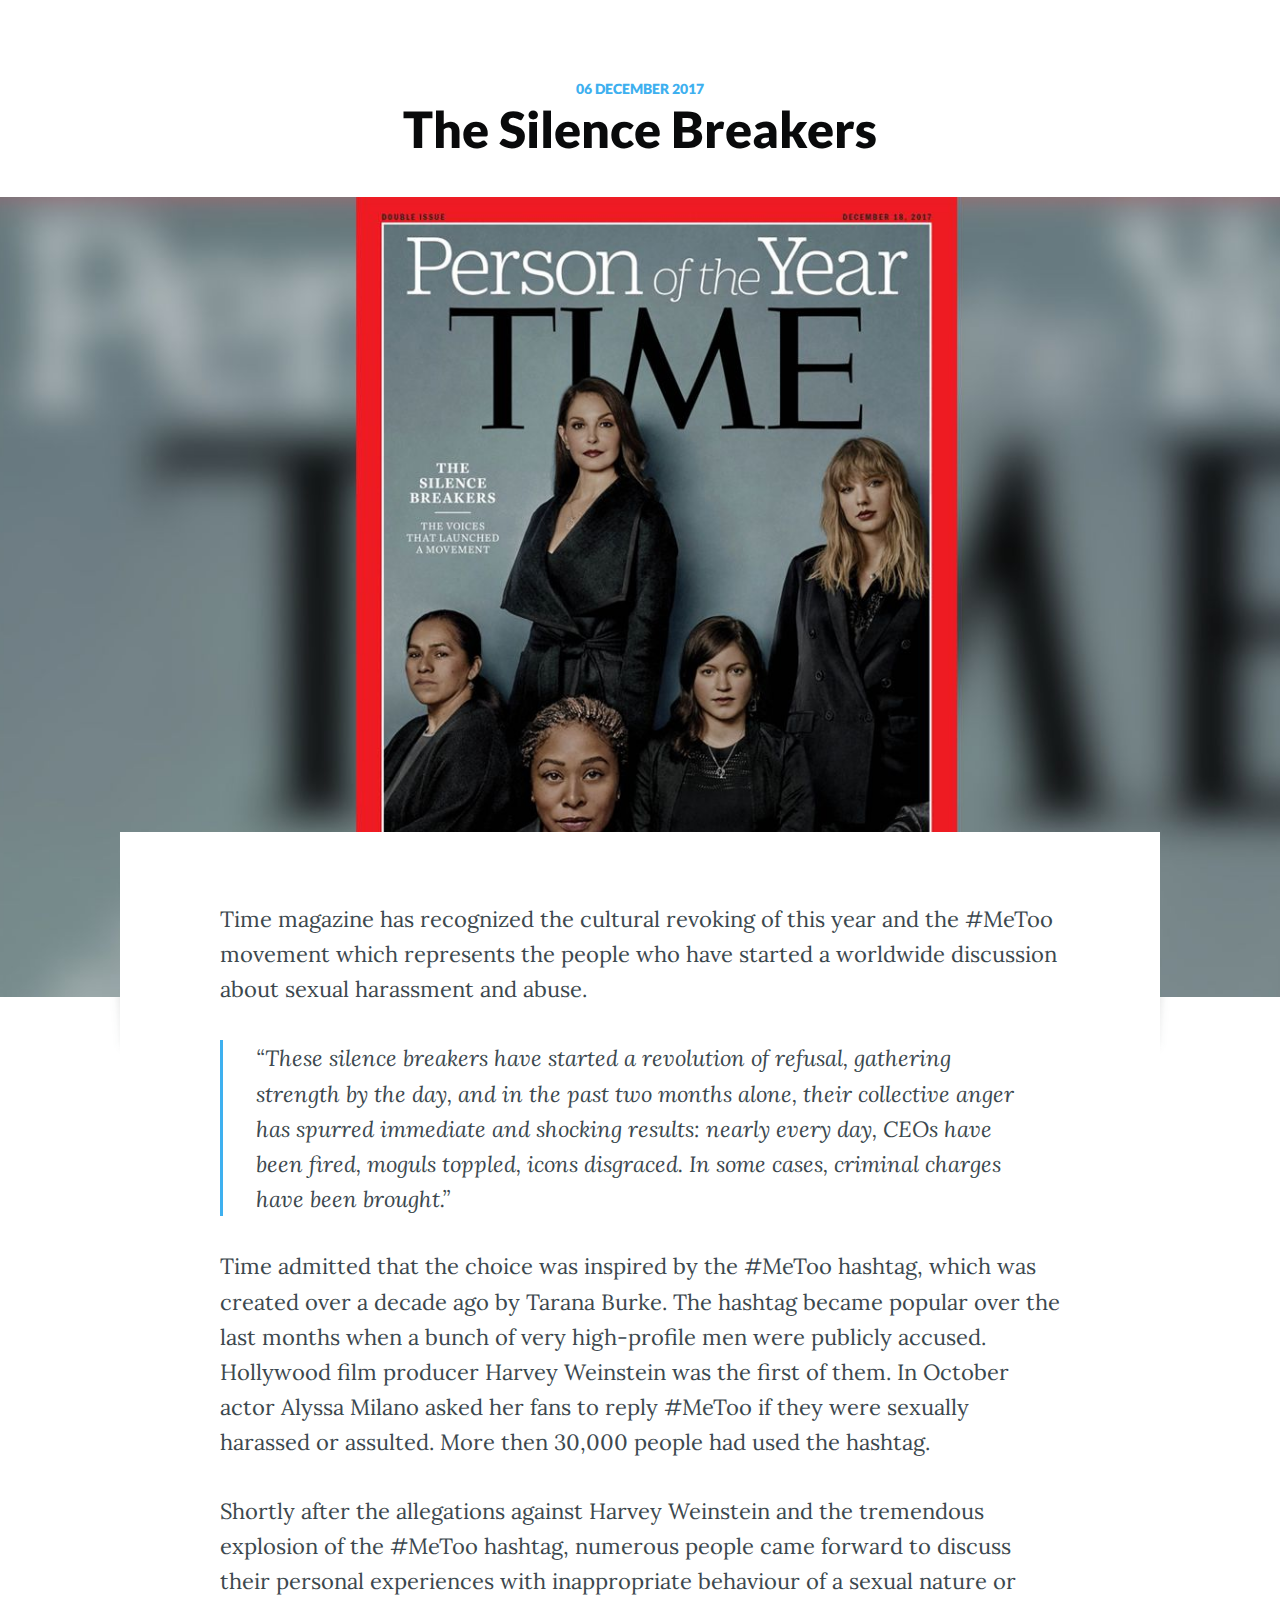
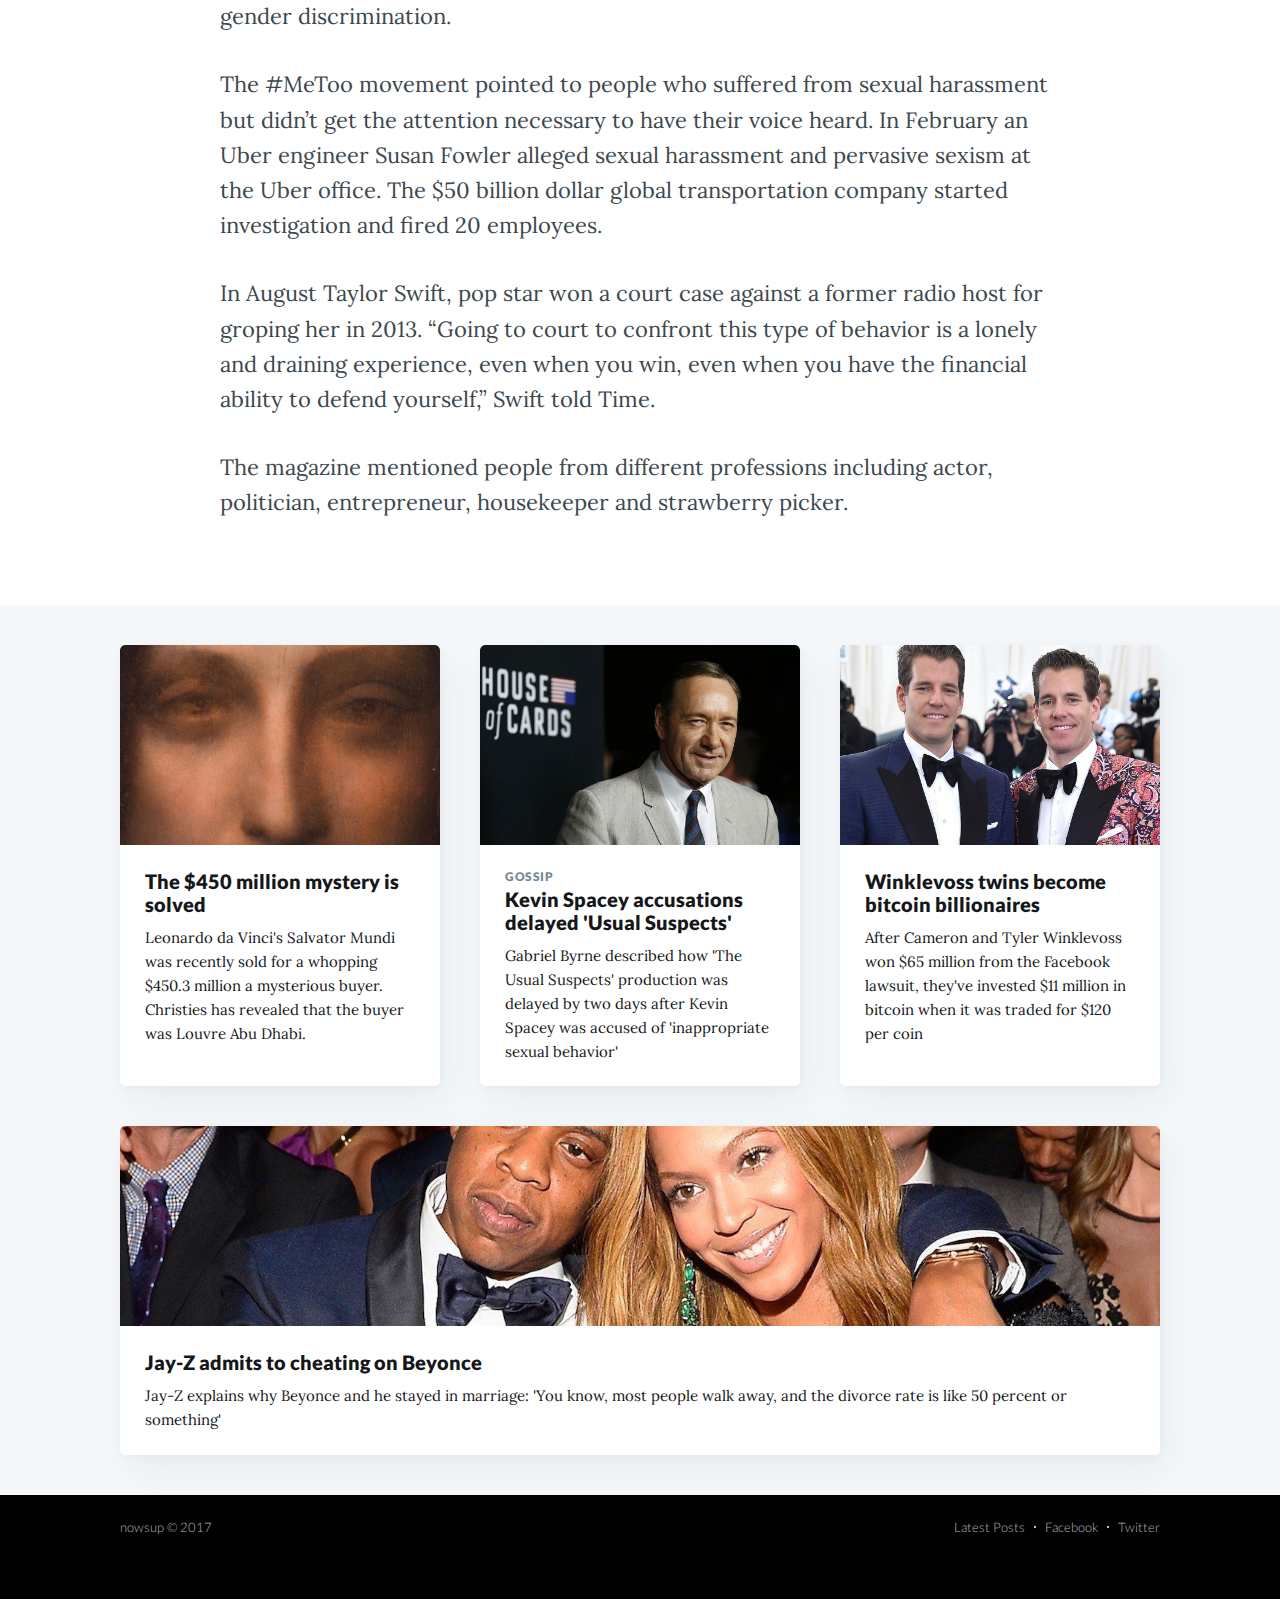
<file: news/person-of-the-year-2017-the-silence-breakers/index.html>
<!DOCTYPE html><html xmlns="http://www.w3.org/1999/xhtml" xml:lang="en" lang="en-us"><head><link rel="icon" type="image/png" href="/favicon.png"><meta charset="utf-8"><meta name="viewport" content="width=device-width,initial-scale=1,shrink-to-fit=no,user-scalable=no"><title>Time's Person of the Year 2017 is 'The Silence Breakers' - nowsup</title><meta name="title" content="Time's Person of the Year 2017 is 'The Silence Breakers' - nowsup"><meta name="description" content="Time has chosen the anti-harassment movement #MeToo as the Person of The Year 2017 representing all the people who came forward to report sexual misconduct."><meta property="og:url" content="https://www.nowsup.com/news/person-of-the-year-2017-the-silence-breakers/"><meta property="og:title" content="Time's Person of the Year 2017 is 'The Silence Breakers' - nowsup"><meta property="og:description" content="Time has chosen the anti-harassment movement #MeToo as the Person of The Year 2017 representing all the people who came forward to report sexual misconduct."><meta property="og:image" content=""><meta property="fb:app_id" content="140573606593678"><meta property="og:type" content="article"><meta property="og:site_name" content="nowsup"><meta name="twitter:card" content="summary_large_image"><meta name="twitter:creator" content="@nowsupdotcom"><meta name="twitter:site" content="@nowsupdotcom"><script async src="https://www.googletagmanager.com/gtag/js?id=UA-72162882-4"></script><script>function gtag(){dataLayer.push(arguments)}window.dataLayer=window.dataLayer||[],gtag("js",new Date),gtag("config","UA-72162882-4")</script><style>a,article,aside,blockquote,body,caption,div,dl,dt,em,embed,fieldset,figcaption,figure,footer,form,h1,h2,h3,h4,h5,h6,header,html,img,label,li,menu,nav,object,ol,p,pre,section,small,span,strong,sub,summary,sup,table,tbody,td,tfoot,th,thead,time,tr,tt,ul,var,video{margin:0;padding:0;border:0;font:inherit;font-size:100%;vertical-align:baseline}img{max-width:100%}html{box-sizing:border-box;font-family:sans-serif;-ms-text-size-adjust:100%;-webkit-text-size-adjust:100%}*,:after,:before{box-sizing:inherit}a{background-color:transparent}a:active,a:hover{outline:0}html{overflow-y:scroll;font-size:62.5%;-webkit-tap-highlight-color:transparent}body,html{overflow-x:hidden}body{color:#3c484e;font-size:1.5rem;line-height:1.6em;font-weight:400;font-style:normal;letter-spacing:0;text-rendering:optimizeLegibility;background:#fff;-webkit-font-smoothing:antialiased;-moz-osx-font-smoothing:grayscale;-moz-font-feature-settings:"liga" on}::-moz-selection{text-shadow:none;background:#cbeafb}::selection{text-shadow:none;background:#cbeafb}blockquote,dl,ol,p,ul{margin:0 0 1.5em}a{color:#26a8ed;text-decoration:none}a:hover{text-decoration:underline}h1,h2,h3,h4,h5,h6{margin-top:0;line-height:1.15;font-weight:700;text-rendering:optimizeLegibility}h1{margin:0 0 .5em;font-size:5rem;font-weight:700}@media (max-width:500px){h1{font-size:2.2rem}}h2{margin:1.5em 0 .5em;font-size:2rem}@media (max-width:500px){h2{font-size:1.8rem}}body{background:#f4f8fb}.site-wrapper{display:-ms-flexbox;display:flex;-ms-flex-direction:column;flex-direction:column;min-height:100vh}.site-main{z-index:100;-ms-flex-positive:1;flex-grow:1}.outer{position:relative;padding:0 4vw}.inner{margin:0 auto;max-width:1040px;width:100%}@media (min-width:900px){.author-template .post-feed,.home-template .post-feed,.tag-template .post-feed{margin-top:-70px;padding-top:0}.home-template .site-nav{position:relative;top:-70px}}.site-header{position:relative;padding-top:12px;padding-bottom:12px;color:#fff;background:#090a0b no-repeat 50%;background-size:cover}.site-header:before{bottom:0;background:rgba(0,0,0,.18)}.site-header:after,.site-header:before{content:"";position:absolute;top:0;right:0;left:0;z-index:10;display:block}.site-header:after{bottom:auto;height:80px;background:linear-gradient(rgba(0,0,0,.1),transparent)}.site-header.no-cover:after,.site-header.no-cover:before{display:none}.site-header-content{display:-ms-flexbox;display:flex;-ms-flex-direction:column;flex-direction:column;-ms-flex-pack:center;justify-content:center;-ms-flex-align:center;align-items:center;padding:10vw 4vw;min-height:200px;max-height:450px;text-align:center}.site-title{z-index:10;margin:0;padding:0;font-size:3.8rem;font-weight:700}.site-logo{max-height:45px}.site-description{z-index:10;margin:0;padding:5px 0;font-size:2.2rem;font-weight:300;letter-spacing:.5px;opacity:.8}@media (max-width:500px){.site-title{font-size:3rem}.site-description{font-size:1.8rem}}.post-feed{position:relative;-ms-flex-wrap:wrap;flex-wrap:wrap;margin:0 -20px;padding:40px 0 0}.post-card,.post-feed{display:-ms-flexbox;display:flex}.post-card{-ms-flex:1 1 300px;flex:1 1 300px;-ms-flex-direction:column;flex-direction:column;overflow:hidden;margin:0 20px 40px;min-height:300px;background:#fff 50%;background-size:cover;border-radius:5px;box-shadow:8px 14px 38px rgba(39,44,49,.06),1px 3px 8px rgba(39,44,49,.03);transition:all .5s ease}.post-card:hover{box-shadow:0 0 1px rgba(39,44,49,.1),0 3px 16px rgba(39,44,49,.07);transition:all .3s ease;transform:translate3D(0,-1px,0)}.post-card-image-link{position:relative;display:block;overflow:hidden;border-radius:5px 5px 0 0}.post-card-image{width:auto;height:200px;background:#c5d2d9 no-repeat 50%;background-size:cover}.post-card-content-link{position:relative;display:block;padding:25px 25px 0;color:#15171a}.post-card-content-link:hover{text-decoration:none}.post-card-tags{display:block;margin-bottom:4px;color:#738a94;font-size:1.2rem;line-height:1.15em;font-weight:700;letter-spacing:.5px;text-transform:uppercase}.post-card-title{margin-top:0}.post-card-content{-ms-flex-positive:1;flex-grow:1;display:-ms-flexbox;display:flex;-ms-flex-direction:column;flex-direction:column;-ms-flex-pack:justify;justify-content:space-between}.post-card-meta{padding:0 25px 25px}@media (min-width:795px){.home-template .post-feed .post-card:nth-child(6n+1):not(.no-image){-ms-flex:1 1 100%;flex:1 1 100%;-ms-flex-direction:row;flex-direction:row}.home-template .post-feed .post-card:nth-child(6n+1):not(.no-image) .post-card-image-link{position:relative;-ms-flex:1 1 auto;flex:1 1 auto;border-radius:5px 0 0 5px}.home-template .post-feed .post-card:nth-child(6n+1):not(.no-image) .post-card-image{position:absolute;width:100%;height:100%}.home-template .post-feed .post-card:nth-child(6n+1):not(.no-image) .post-card-content{-ms-flex:0 1 357px;flex:0 1 357px}.home-template .post-feed .post-card:nth-child(6n+1):not(.no-image) h2{font-size:2.6rem}.home-template .post-feed .post-card:nth-child(6n+1):not(.no-image) p{font-size:1.8rem;line-height:1.55em}.home-template .post-feed .post-card:nth-child(6n+1):not(.no-image) .post-card-content-link{padding:30px 40px 0}.home-template .post-feed .post-card:nth-child(6n+1):not(.no-image) .post-card-meta{padding:0 40px 30px}}.home-template .site-header:after{display:none}@media (max-width:650px){.post-feed{padding-top:5vw}.post-card{margin:0 20px 5vw}}.page-template .site-main,.post-template .site-main{padding-bottom:4vw;background:#fff}.post-full{position:relative;z-index:50}.post-full-header{margin:0 auto;padding:4vw 3vw 3vw;max-width:1040px;text-align:center}@media (max-width:500px){.post-full-header{padding:8vw 3vw 8vw}}.post-full-meta{display:-ms-flexbox;display:flex;-ms-flex-pack:center;justify-content:center;-ms-flex-align:center;align-items:center;color:#738a94;font-size:1.4rem;font-weight:600;text-transform:uppercase}.post-full-meta-date{color:#3eb0ef}.post-full-title{margin:0;color:#090a0b}.date-divider{display:inline-block;margin:0 6px 1px}.post-full-image{margin:0 -10vw -165px;height:800px;background:#c5d2d9 50%;background-size:cover;border-radius:5px}@media (max-width:1170px){.post-full-image{margin:0 -4vw -100px;height:600px;border-radius:0}}@media (max-width:800px){.post-full-image{height:400px}}.post-full-content{position:relative;margin:0 auto;padding:70px 100px 0;min-height:230px;font-size:2.2rem;line-height:1.6em;background:#fff}@media (max-width:1170px){.post-full-content{padding:5vw 7vw 0}}@media (max-width:800px){.post-full-content{font-size:1.9rem}}.post-full-content:before{left:-5px;transform:rotate(-5deg)}.post-full-content:after,.post-full-content:before{content:"";position:absolute;top:15px;z-index:-1;display:block;width:20px;height:200px;background:rgba(39,44,49,.15);filter:blur(5px)}.post-full-content:after{right:-5px;transform:rotate(5deg)}@media (max-width:500px){.post-full-meta{font-size:1.2rem;line-height:1.3em}.post-full-title{font-size:2.9rem}.post-full-image{margin-bottom:4vw;height:350px}.post-full-content{padding:0}.post-full-content:after,.post-full-content:before{display:none}}.floating-header{visibility:hidden}@font-face{font-family:Lato;font-style:normal;font-weight:900;src:local('Lato Black'),local('Lato-Black'),url(/assets/fonts/lato900-01.woff2) format('woff2')}@font-face{font-family:Lato;font-style:normal;font-weight:300;src:local('Lato Light'),local('Lato-Light'),url(/assets/fonts/lato300-01.woff2) format('woff2')}@font-face{font-family:Lato;font-style:italic;font-weight:300;src:local('Lato Light Italic'),local('Lato-LightItalic'),url(/assets/fonts/lato300i-01.woff2) format('woff2')}@font-face{font-family:Lora;font-style:italic;font-weight:400;src:local('Lora Italic'),local('Lora-Italic'),url(/assets/fonts/lora400i-01.woff2) format('woff2')}@font-face{font-family:Lora;font-style:italic;font-weight:700;src:local('Lora Bold Italic'),local('Lora-BoldItalic'),url(/assets/fonts/lora700i-01.woff2) format('woff2')}@font-face{font-family:Lora;font-style:normal;font-weight:400;src:local('Lora Regular'),local('Lora-Regular'),url(/assets/fonts/lora400-01.woff2) format('woff2')}@font-face{font-family:Lora;font-style:normal;font-weight:700;src:local('Lora Bold'),local('Lora-Bold'),url(/assets/fonts/lora700-01.woff2) format('woff2')}body{font-family:serif}.fonts-loaded body{font-family:Lora,serif}.floating-header,.post-full-meta,footer,h1,h2,h3,header{font-family:sans-serif}.fonts-loaded .floating-header,.fonts-loaded .post-full-meta,.fonts-loaded footer,.fonts-loaded h1,.fonts-loaded h2,.fonts-loaded h3,.fonts-loaded header{font-family:Lato,sans-serif}</style><script>if(sessionStorage&&sessionStorage.fontsLoaded){var html=document.documentElement;html.classList.add("fonts-loaded")}</script></head><body class="post-template tag-news"><div class="site-wrapper"><main class="site-main outer"><div class="inner"><article class="post-full post tag-news"><header class="post-full-header"><section class="post-full-meta"><time class="post-full-meta-date" datetime="2017-12-06">06 December 2017</time></section><h1 class="post-full-title">The Silence Breakers</h1></header><figure class="post-full-image" style="background-image:url(/assets/images/person-of-the-year-2017-the-silence-breakers-YT5G.jpg)"></figure><section class="post-full-content"><div class="kg-card-markdown"><p>Time magazine has recognized the cultural revoking of this year and the #MeToo movement which represents the people who have started a worldwide discussion about sexual harassment and abuse.</p><blockquote><p>“These silence breakers have started a revolution of refusal, gathering strength by the day, and in the past two months alone, their collective anger has spurred immediate and shocking results: nearly every day, CEOs have been fired, moguls toppled, icons disgraced. In some cases, criminal charges have been brought.”</p></blockquote><p>Time admitted that the choice was inspired by the #MeToo hashtag, which was created over a decade ago by Tarana Burke. The hashtag became popular over the last months when a bunch of very high-profile men were publicly accused. Hollywood film producer Harvey Weinstein was the first of them. In October actor Alyssa Milano asked her fans to reply #MeToo if they were sexually harassed or assulted. More then 30,000 people had used the hashtag.</p><p>Shortly after the allegations against Harvey Weinstein and the tremendous explosion of the #MeToo hashtag, numerous people came forward to discuss their personal experiences with inappropriate behaviour of a sexual nature or gender discrimination.</p><p>The #MeToo movement pointed to people who suffered from sexual harassment but didn’t get the attention necessary to have their voice heard. In February an Uber engineer Susan Fowler alleged sexual harassment and pervasive sexism at the Uber office. The $50 billion dollar global transportation company started investigation and fired 20 employees.</p><p>In August Taylor Swift, pop star won a court case against a former radio host for groping her in 2013. “Going to court to confront this type of behavior is a lonely and draining experience, even when you win, even when you have the financial ability to defend yourself,” Swift told Time.</p><p>The magazine mentioned people from different professions including actor, politician, entrepreneur, housekeeper and strawberry picker.</p></div></section></article></div></main><aside class="read-next outer"><div class="inner"><div class="read-next-feed"><article class="post-card post"><a class="post-card-image-link" href="/news/art/da-vincis-salvator-mundi-goes-to-louvre-abu-dhabi/"><div class="post-card-image" style="background-image:url(/assets/images/salvator-mundi-close-eyes-34eT.jpg)"></div></a><div class="post-card-content"><a class="post-card-content-link" href="/news/art/da-vincis-salvator-mundi-goes-to-louvre-abu-dhabi/"><header class="post-card-header"><h2 class="post-card-title">The $450 million mystery is solved</h2></header><section class="post-card-excerpt"><p>Leonardo da Vinci's Salvator Mundi was recently sold for a whopping $450.3 million a mysterious buyer. Christies has revealed that the buyer was Louvre Abu Dhabi.</p></section></a></div></article><article class="post-card post"><a class="post-card-image-link" href="/news/gossip/kevin-spacey-accusations-delayed-usual-suspects-production/"><div class="post-card-image" style="background-image:url(/assets/images/kevin-spacey-at-premiere-34eT.jpg)"></div></a><div class="post-card-content"><a class="post-card-content-link" href="/news/gossip/kevin-spacey-accusations-delayed-usual-suspects-production/"><header class="post-card-header"><span class="post-card-tags">gossip</span><h2 class="post-card-title">Kevin Spacey accusations delayed 'Usual Suspects'</h2></header><section class="post-card-excerpt"><p>Gabriel Byrne described how 'The Usual Suspects' production was delayed by two days after Kevin Spacey was accused of 'inappropriate sexual behavior'</p></section></a></div></article><article class="post-card post"><a class="post-card-image-link" href="/news/money/winklewoss-brothers-become-bitcoin-billionares/"><div class="post-card-image" style="background-image:url(/assets/images/winklewoss-twins-TM7X.jpg)"></div></a><div class="post-card-content"><a class="post-card-content-link" href="/news/money/winklewoss-brothers-become-bitcoin-billionares/"><header class="post-card-header"><h2 class="post-card-title">Winklevoss twins become bitcoin billionaires</h2></header><section class="post-card-excerpt"><p>After Cameron and Tyler Winklevoss won $65 million from the Facebook lawsuit, they've invested $11 million in bitcoin when it was traded for $120 per coin</p></section></a></div></article><article class="post-card post"><a class="post-card-image-link" href="/news/gossip/jay-z-cheated-on-beyonce/"><div class="post-card-image" style="background-image:url(/assets/images/jay-z-cheated-on-beyonce-kjdHe7a.jpg)"></div></a><div class="post-card-content"><a class="post-card-content-link" href="/news/gossip/jay-z-cheated-on-beyonce/"><header class="post-card-header"><h2 class="post-card-title">Jay-Z admits to cheating on Beyonce</h2></header><section class="post-card-excerpt"><p>Jay-Z explains why Beyonce and he stayed in marriage: 'You know, most people walk away, and the divorce rate is like 50 percent or something'</p></section></a></div></article></div></div></aside><div class="floating-header"><div class="floating-header-logo"><a href="/"><span><font style="font-weight:900">now</font><font style="font-weight:300">sup</font></span></a></div><span class="floating-header-divider">|</span><div class="floating-header-title">The Silence Breakers</div><div class="floating-header-share"><a class="floating-header-share-tw" href="https://twitter.com/share?text=&url=https://www.nowsup.com/news/person-of-the-year-2017-the-silence-breakers/" onclick='return window.open(this.href,"share-twitter","width=550,height=235"),!1'><svg xmlns="http://www.w3.org/2000/svg" viewBox="0 0 32 32"><path d="M30.063 7.313c-.813 1.125-1.75 2.125-2.875 2.938v.75c0 1.563-.188 3.125-.688 4.625a15.088 15.088 0 0 1-2.063 4.438c-.875 1.438-2 2.688-3.25 3.813a15.015 15.015 0 0 1-4.625 2.563c-1.813.688-3.75 1-5.75 1-3.25 0-6.188-.875-8.875-2.625.438.063.875.125 1.375.125 2.688 0 5.063-.875 7.188-2.5-1.25 0-2.375-.375-3.375-1.125s-1.688-1.688-2.063-2.875c.438.063.813.125 1.125.125.5 0 1-.063 1.5-.25-1.313-.25-2.438-.938-3.313-1.938a5.673 5.673 0 0 1-1.313-3.688v-.063c.813.438 1.688.688 2.625.688a5.228 5.228 0 0 1-1.875-2c-.5-.875-.688-1.813-.688-2.75 0-1.063.25-2.063.75-2.938 1.438 1.75 3.188 3.188 5.25 4.25s4.313 1.688 6.688 1.813a5.579 5.579 0 0 1 1.5-5.438c1.125-1.125 2.5-1.688 4.125-1.688s3.063.625 4.188 1.813a11.48 11.48 0 0 0 3.688-1.375c-.438 1.375-1.313 2.438-2.563 3.188 1.125-.125 2.188-.438 3.313-.875z"></path></svg> </a><a class="floating-header-share-fb" href="https://www.facebook.com/sharer/sharer.php?u=https://www.nowsup.com/news/person-of-the-year-2017-the-silence-breakers/" onclick='return window.open(this.href,"share-facebook","width=580,height=296"),!1'><svg xmlns="http://www.w3.org/2000/svg" viewBox="0 0 32 32"><path d="M19 6h5V0h-5c-3.86 0-7 3.14-7 7v3H8v6h4v16h6V16h5l1-6h-6V7c0-.542.458-1 1-1z"></path></svg></a></div><progress class="progress" value="0"><div class="progress-container"><span class="progress-bar"></span></div></progress></div><footer class="site-footer outer"><div class="site-footer-content inner"><section class="copyright"><a href="/">nowsup</a> © 2017</section><nav class="site-footer-nav"><a href="/">Latest Posts</a> <a href="https://www.facebook.com/nowsupdotcom" target="_blank" rel="noopener">Facebook</a> <a href="https://twitter.com/nowsupdotcom" target="_blank" rel="noopener">Twitter</a></nav></div></footer></div><script defer="defer" src="/assets/main.js"></script><noscript id="deferred-styles"><link rel="stylesheet" href="/assets/main.css"></noscript><script>var loadDeferredStyles=function(){var e=document.getElementById("deferred-styles"),t=document.createElement("div");t.innerHTML=e.textContent,document.body.appendChild(t),e.parentElement.removeChild(e)},raf=requestAnimationFrame||mozRequestAnimationFrame||webkitRequestAnimationFrame||msRequestAnimationFrame;raf?raf(function(){window.setTimeout(loadDeferredStyles,0)}):window.addEventListener("load",loadDeferredStyles)</script></body></html>
</file>
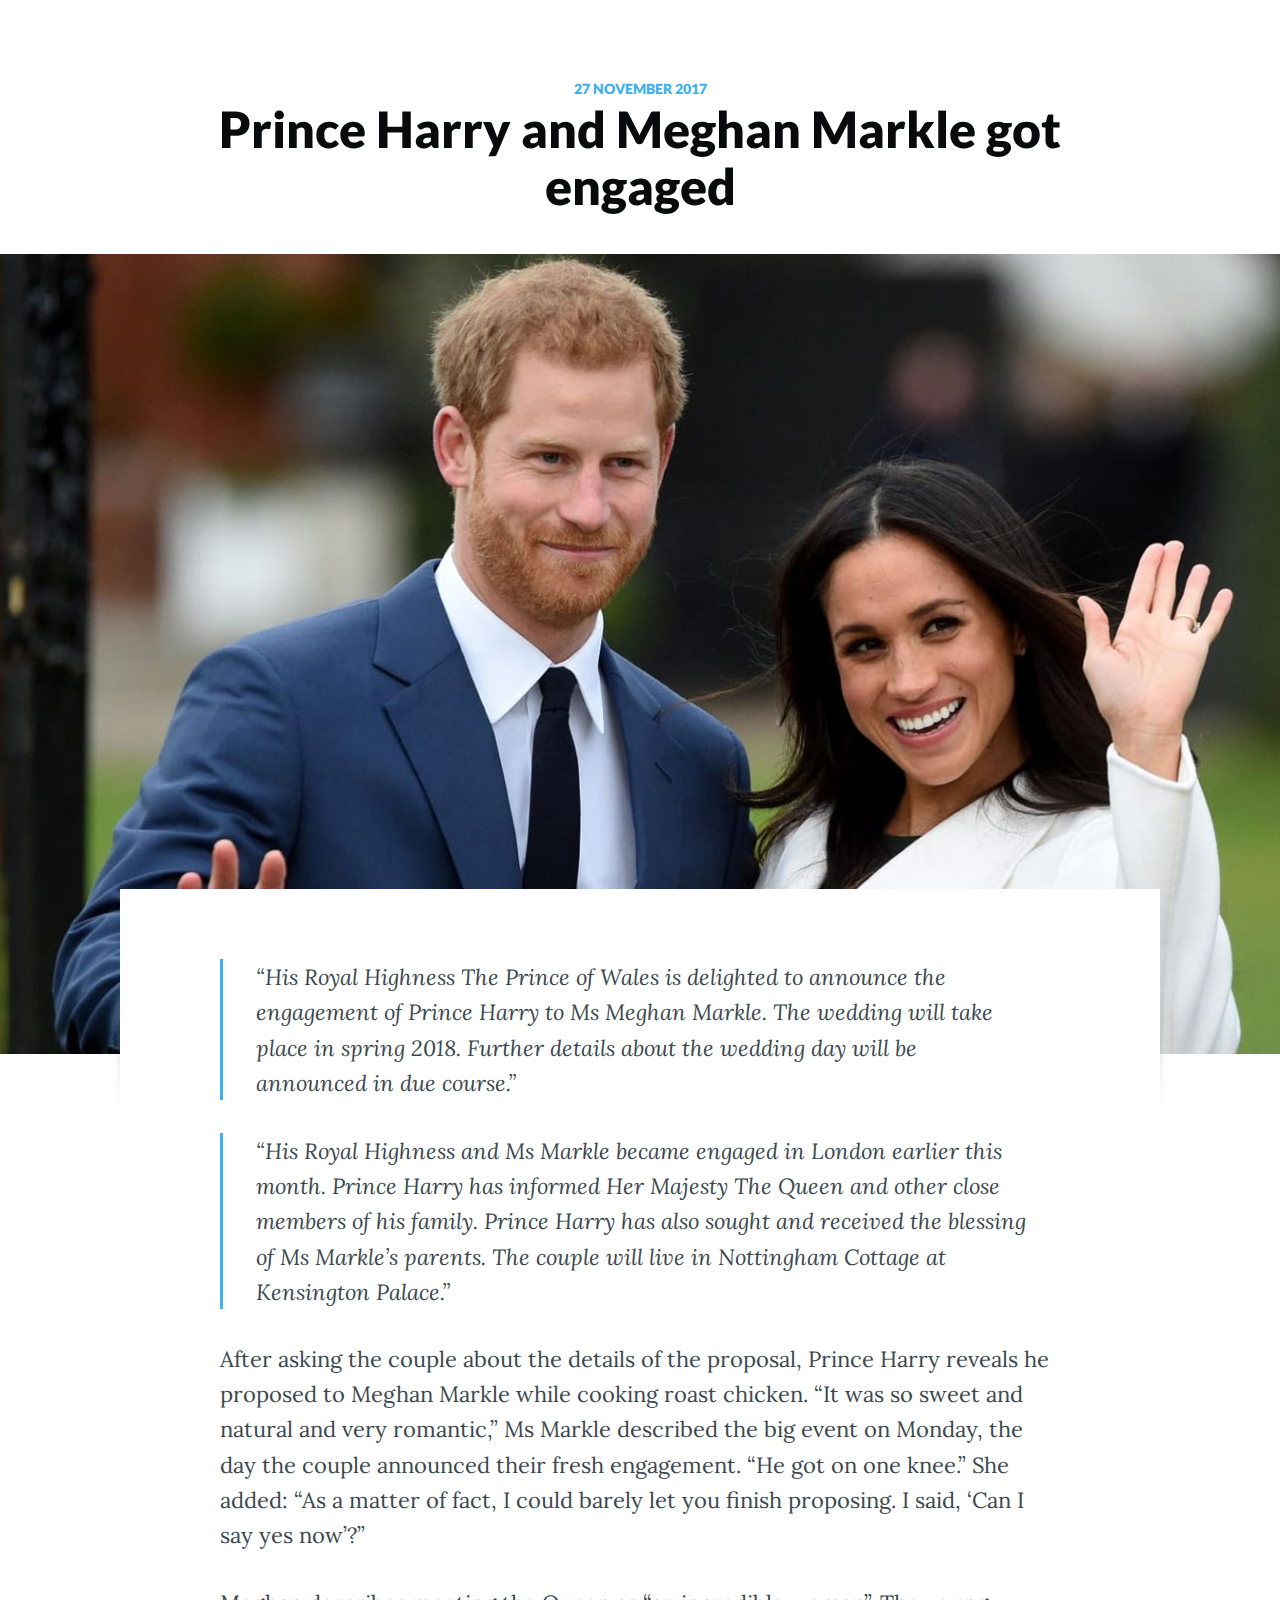
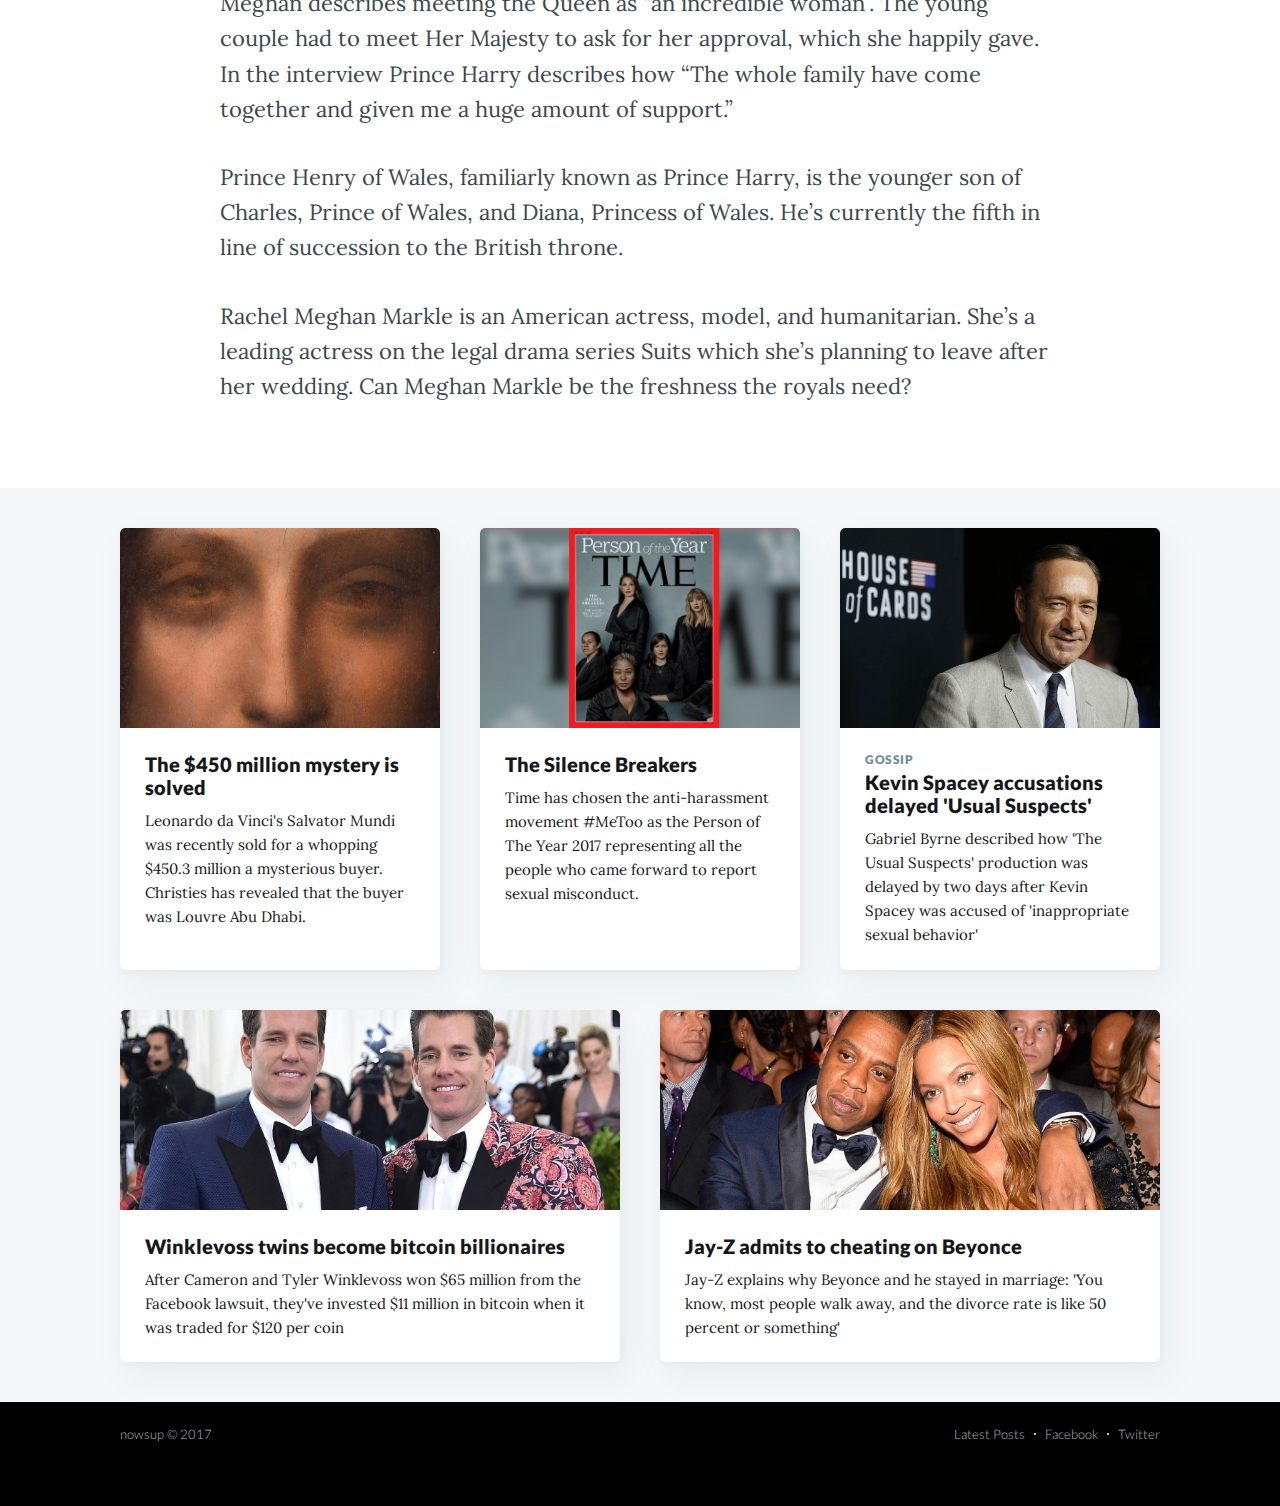
<file: news/prince-harry-and-meghan-markle-engagement/index.html>
<!DOCTYPE html><html xmlns="http://www.w3.org/1999/xhtml" xml:lang="en" lang="en-us"><head><link rel="icon" type="image/png" href="/favicon.png"><meta charset="utf-8"><meta name="viewport" content="width=device-width,initial-scale=1,shrink-to-fit=no,user-scalable=no"><title>Prince Harry and Meghan Markle got engaged - nowsup</title><meta name="title" content="Prince Harry and Meghan Markle got engaged - nowsup"><meta name="description" content="His Royal Highness The Prince of Wales is delighted to announce the engagement of Prince Harry to Ms Meghan Markle. The wedding will take place in spring 2018."><meta property="og:url" content="https://www.nowsup.com/news/prince-harry-and-meghan-markle-engagement/"><meta property="og:title" content="Prince Harry and Meghan Markle got engaged - nowsup"><meta property="og:description" content="His Royal Highness The Prince of Wales is delighted to announce the engagement of Prince Harry to Ms Meghan Markle. The wedding will take place in spring 2018."><meta property="og:image" content=""><meta property="fb:app_id" content="140573606593678"><meta property="og:type" content="article"><meta property="og:site_name" content="nowsup"><meta name="twitter:card" content="summary_large_image"><meta name="twitter:creator" content="@nowsupdotcom"><meta name="twitter:site" content="@nowsupdotcom"><script async src="https://www.googletagmanager.com/gtag/js?id=UA-72162882-4"></script><script>function gtag(){dataLayer.push(arguments)}window.dataLayer=window.dataLayer||[],gtag("js",new Date),gtag("config","UA-72162882-4")</script><style>a,article,aside,blockquote,body,caption,div,dl,dt,em,embed,fieldset,figcaption,figure,footer,form,h1,h2,h3,h4,h5,h6,header,html,img,label,li,menu,nav,object,ol,p,pre,section,small,span,strong,sub,summary,sup,table,tbody,td,tfoot,th,thead,time,tr,tt,ul,var,video{margin:0;padding:0;border:0;font:inherit;font-size:100%;vertical-align:baseline}img{max-width:100%}html{box-sizing:border-box;font-family:sans-serif;-ms-text-size-adjust:100%;-webkit-text-size-adjust:100%}*,:after,:before{box-sizing:inherit}a{background-color:transparent}a:active,a:hover{outline:0}html{overflow-y:scroll;font-size:62.5%;-webkit-tap-highlight-color:transparent}body,html{overflow-x:hidden}body{color:#3c484e;font-size:1.5rem;line-height:1.6em;font-weight:400;font-style:normal;letter-spacing:0;text-rendering:optimizeLegibility;background:#fff;-webkit-font-smoothing:antialiased;-moz-osx-font-smoothing:grayscale;-moz-font-feature-settings:"liga" on}::-moz-selection{text-shadow:none;background:#cbeafb}::selection{text-shadow:none;background:#cbeafb}blockquote,dl,ol,p,ul{margin:0 0 1.5em}a{color:#26a8ed;text-decoration:none}a:hover{text-decoration:underline}h1,h2,h3,h4,h5,h6{margin-top:0;line-height:1.15;font-weight:700;text-rendering:optimizeLegibility}h1{margin:0 0 .5em;font-size:5rem;font-weight:700}@media (max-width:500px){h1{font-size:2.2rem}}h2{margin:1.5em 0 .5em;font-size:2rem}@media (max-width:500px){h2{font-size:1.8rem}}body{background:#f4f8fb}.site-wrapper{display:-ms-flexbox;display:flex;-ms-flex-direction:column;flex-direction:column;min-height:100vh}.site-main{z-index:100;-ms-flex-positive:1;flex-grow:1}.outer{position:relative;padding:0 4vw}.inner{margin:0 auto;max-width:1040px;width:100%}@media (min-width:900px){.author-template .post-feed,.home-template .post-feed,.tag-template .post-feed{margin-top:-70px;padding-top:0}.home-template .site-nav{position:relative;top:-70px}}.site-header{position:relative;padding-top:12px;padding-bottom:12px;color:#fff;background:#090a0b no-repeat 50%;background-size:cover}.site-header:before{bottom:0;background:rgba(0,0,0,.18)}.site-header:after,.site-header:before{content:"";position:absolute;top:0;right:0;left:0;z-index:10;display:block}.site-header:after{bottom:auto;height:80px;background:linear-gradient(rgba(0,0,0,.1),transparent)}.site-header.no-cover:after,.site-header.no-cover:before{display:none}.site-header-content{display:-ms-flexbox;display:flex;-ms-flex-direction:column;flex-direction:column;-ms-flex-pack:center;justify-content:center;-ms-flex-align:center;align-items:center;padding:10vw 4vw;min-height:200px;max-height:450px;text-align:center}.site-title{z-index:10;margin:0;padding:0;font-size:3.8rem;font-weight:700}.site-logo{max-height:45px}.site-description{z-index:10;margin:0;padding:5px 0;font-size:2.2rem;font-weight:300;letter-spacing:.5px;opacity:.8}@media (max-width:500px){.site-title{font-size:3rem}.site-description{font-size:1.8rem}}.post-feed{position:relative;-ms-flex-wrap:wrap;flex-wrap:wrap;margin:0 -20px;padding:40px 0 0}.post-card,.post-feed{display:-ms-flexbox;display:flex}.post-card{-ms-flex:1 1 300px;flex:1 1 300px;-ms-flex-direction:column;flex-direction:column;overflow:hidden;margin:0 20px 40px;min-height:300px;background:#fff 50%;background-size:cover;border-radius:5px;box-shadow:8px 14px 38px rgba(39,44,49,.06),1px 3px 8px rgba(39,44,49,.03);transition:all .5s ease}.post-card:hover{box-shadow:0 0 1px rgba(39,44,49,.1),0 3px 16px rgba(39,44,49,.07);transition:all .3s ease;transform:translate3D(0,-1px,0)}.post-card-image-link{position:relative;display:block;overflow:hidden;border-radius:5px 5px 0 0}.post-card-image{width:auto;height:200px;background:#c5d2d9 no-repeat 50%;background-size:cover}.post-card-content-link{position:relative;display:block;padding:25px 25px 0;color:#15171a}.post-card-content-link:hover{text-decoration:none}.post-card-tags{display:block;margin-bottom:4px;color:#738a94;font-size:1.2rem;line-height:1.15em;font-weight:700;letter-spacing:.5px;text-transform:uppercase}.post-card-title{margin-top:0}.post-card-content{-ms-flex-positive:1;flex-grow:1;display:-ms-flexbox;display:flex;-ms-flex-direction:column;flex-direction:column;-ms-flex-pack:justify;justify-content:space-between}.post-card-meta{padding:0 25px 25px}@media (min-width:795px){.home-template .post-feed .post-card:nth-child(6n+1):not(.no-image){-ms-flex:1 1 100%;flex:1 1 100%;-ms-flex-direction:row;flex-direction:row}.home-template .post-feed .post-card:nth-child(6n+1):not(.no-image) .post-card-image-link{position:relative;-ms-flex:1 1 auto;flex:1 1 auto;border-radius:5px 0 0 5px}.home-template .post-feed .post-card:nth-child(6n+1):not(.no-image) .post-card-image{position:absolute;width:100%;height:100%}.home-template .post-feed .post-card:nth-child(6n+1):not(.no-image) .post-card-content{-ms-flex:0 1 357px;flex:0 1 357px}.home-template .post-feed .post-card:nth-child(6n+1):not(.no-image) h2{font-size:2.6rem}.home-template .post-feed .post-card:nth-child(6n+1):not(.no-image) p{font-size:1.8rem;line-height:1.55em}.home-template .post-feed .post-card:nth-child(6n+1):not(.no-image) .post-card-content-link{padding:30px 40px 0}.home-template .post-feed .post-card:nth-child(6n+1):not(.no-image) .post-card-meta{padding:0 40px 30px}}.home-template .site-header:after{display:none}@media (max-width:650px){.post-feed{padding-top:5vw}.post-card{margin:0 20px 5vw}}.page-template .site-main,.post-template .site-main{padding-bottom:4vw;background:#fff}.post-full{position:relative;z-index:50}.post-full-header{margin:0 auto;padding:4vw 3vw 3vw;max-width:1040px;text-align:center}@media (max-width:500px){.post-full-header{padding:8vw 3vw 8vw}}.post-full-meta{display:-ms-flexbox;display:flex;-ms-flex-pack:center;justify-content:center;-ms-flex-align:center;align-items:center;color:#738a94;font-size:1.4rem;font-weight:600;text-transform:uppercase}.post-full-meta-date{color:#3eb0ef}.post-full-title{margin:0;color:#090a0b}.date-divider{display:inline-block;margin:0 6px 1px}.post-full-image{margin:0 -10vw -165px;height:800px;background:#c5d2d9 50%;background-size:cover;border-radius:5px}@media (max-width:1170px){.post-full-image{margin:0 -4vw -100px;height:600px;border-radius:0}}@media (max-width:800px){.post-full-image{height:400px}}.post-full-content{position:relative;margin:0 auto;padding:70px 100px 0;min-height:230px;font-size:2.2rem;line-height:1.6em;background:#fff}@media (max-width:1170px){.post-full-content{padding:5vw 7vw 0}}@media (max-width:800px){.post-full-content{font-size:1.9rem}}.post-full-content:before{left:-5px;transform:rotate(-5deg)}.post-full-content:after,.post-full-content:before{content:"";position:absolute;top:15px;z-index:-1;display:block;width:20px;height:200px;background:rgba(39,44,49,.15);filter:blur(5px)}.post-full-content:after{right:-5px;transform:rotate(5deg)}@media (max-width:500px){.post-full-meta{font-size:1.2rem;line-height:1.3em}.post-full-title{font-size:2.9rem}.post-full-image{margin-bottom:4vw;height:350px}.post-full-content{padding:0}.post-full-content:after,.post-full-content:before{display:none}}.floating-header{visibility:hidden}@font-face{font-family:Lato;font-style:normal;font-weight:900;src:local('Lato Black'),local('Lato-Black'),url(/assets/fonts/lato900-01.woff2) format('woff2')}@font-face{font-family:Lato;font-style:normal;font-weight:300;src:local('Lato Light'),local('Lato-Light'),url(/assets/fonts/lato300-01.woff2) format('woff2')}@font-face{font-family:Lato;font-style:italic;font-weight:300;src:local('Lato Light Italic'),local('Lato-LightItalic'),url(/assets/fonts/lato300i-01.woff2) format('woff2')}@font-face{font-family:Lora;font-style:italic;font-weight:400;src:local('Lora Italic'),local('Lora-Italic'),url(/assets/fonts/lora400i-01.woff2) format('woff2')}@font-face{font-family:Lora;font-style:italic;font-weight:700;src:local('Lora Bold Italic'),local('Lora-BoldItalic'),url(/assets/fonts/lora700i-01.woff2) format('woff2')}@font-face{font-family:Lora;font-style:normal;font-weight:400;src:local('Lora Regular'),local('Lora-Regular'),url(/assets/fonts/lora400-01.woff2) format('woff2')}@font-face{font-family:Lora;font-style:normal;font-weight:700;src:local('Lora Bold'),local('Lora-Bold'),url(/assets/fonts/lora700-01.woff2) format('woff2')}body{font-family:serif}.fonts-loaded body{font-family:Lora,serif}.floating-header,.post-full-meta,footer,h1,h2,h3,header{font-family:sans-serif}.fonts-loaded .floating-header,.fonts-loaded .post-full-meta,.fonts-loaded footer,.fonts-loaded h1,.fonts-loaded h2,.fonts-loaded h3,.fonts-loaded header{font-family:Lato,sans-serif}</style><script>if(sessionStorage&&sessionStorage.fontsLoaded){var html=document.documentElement;html.classList.add("fonts-loaded")}</script></head><body class="post-template tag-news"><div class="site-wrapper"><main class="site-main outer"><div class="inner"><article class="post-full post tag-news"><header class="post-full-header"><section class="post-full-meta"><time class="post-full-meta-date" datetime="2017-11-27">27 November 2017</time></section><h1 class="post-full-title">Prince Harry and Meghan Markle got engaged</h1></header><figure class="post-full-image" style="background-image:url(/assets/images/prince-harry-and-meghan-markle-engagement-2OhjA.jpg)"></figure><section class="post-full-content"><div class="kg-card-markdown"><blockquote><p>“His Royal Highness The Prince of Wales is delighted to announce the engagement of Prince Harry to Ms Meghan Markle. The wedding will take place in spring 2018. Further details about the wedding day will be announced in due course.”</p></blockquote><blockquote><p>“His Royal Highness and Ms Markle became engaged in London earlier this month. Prince Harry has informed Her Majesty The Queen and other close members of his family. Prince Harry has also sought and received the blessing of Ms Markle’s parents. The couple will live in Nottingham Cottage at Kensington Palace.”</p></blockquote><p>After asking the couple about the details of the proposal, Prince Harry reveals he proposed to Meghan Markle while cooking roast chicken. “It was so sweet and natural and very romantic,” Ms Markle described the big event on Monday, the day the couple announced their fresh engagement. “He got on one knee.” She added: “As a matter of fact, I could barely let you finish proposing. I said, ‘Can I say yes now’?”</p><p>Meghan describes meeting the Queen as “an incredible woman”. The young couple had to meet Her Majesty to ask for her approval, which she happily gave. In the interview Prince Harry describes how “The whole family have come together and given me a huge amount of support.”</p><p>Prince Henry of Wales, familiarly known as Prince Harry, is the younger son of Charles, Prince of Wales, and Diana, Princess of Wales. He’s currently the fifth in line of succession to the British throne.</p><p>Rachel Meghan Markle is an American actress, model, and humanitarian. She’s a leading actress on the legal drama series Suits which she’s planning to leave after her wedding. Can Meghan Markle be the freshness the royals need?</p></div></section></article></div></main><aside class="read-next outer"><div class="inner"><div class="read-next-feed"><article class="post-card post"><a class="post-card-image-link" href="/news/art/da-vincis-salvator-mundi-goes-to-louvre-abu-dhabi/"><div class="post-card-image" style="background-image:url(/assets/images/salvator-mundi-close-eyes-34eT.jpg)"></div></a><div class="post-card-content"><a class="post-card-content-link" href="/news/art/da-vincis-salvator-mundi-goes-to-louvre-abu-dhabi/"><header class="post-card-header"><h2 class="post-card-title">The $450 million mystery is solved</h2></header><section class="post-card-excerpt"><p>Leonardo da Vinci's Salvator Mundi was recently sold for a whopping $450.3 million a mysterious buyer. Christies has revealed that the buyer was Louvre Abu Dhabi.</p></section></a></div></article><article class="post-card post"><a class="post-card-image-link" href="/news/person-of-the-year-2017-the-silence-breakers/"><div class="post-card-image" style="background-image:url(/assets/images/person-of-the-year-2017-the-silence-breakers-YT5G.jpg)"></div></a><div class="post-card-content"><a class="post-card-content-link" href="/news/person-of-the-year-2017-the-silence-breakers/"><header class="post-card-header"><h2 class="post-card-title">The Silence Breakers</h2></header><section class="post-card-excerpt"><p>Time has chosen the anti-harassment movement #MeToo as the Person of The Year 2017 representing all the people who came forward to report sexual misconduct.</p></section></a></div></article><article class="post-card post"><a class="post-card-image-link" href="/news/gossip/kevin-spacey-accusations-delayed-usual-suspects-production/"><div class="post-card-image" style="background-image:url(/assets/images/kevin-spacey-at-premiere-34eT.jpg)"></div></a><div class="post-card-content"><a class="post-card-content-link" href="/news/gossip/kevin-spacey-accusations-delayed-usual-suspects-production/"><header class="post-card-header"><span class="post-card-tags">gossip</span><h2 class="post-card-title">Kevin Spacey accusations delayed 'Usual Suspects'</h2></header><section class="post-card-excerpt"><p>Gabriel Byrne described how 'The Usual Suspects' production was delayed by two days after Kevin Spacey was accused of 'inappropriate sexual behavior'</p></section></a></div></article><article class="post-card post"><a class="post-card-image-link" href="/news/money/winklewoss-brothers-become-bitcoin-billionares/"><div class="post-card-image" style="background-image:url(/assets/images/winklewoss-twins-TM7X.jpg)"></div></a><div class="post-card-content"><a class="post-card-content-link" href="/news/money/winklewoss-brothers-become-bitcoin-billionares/"><header class="post-card-header"><h2 class="post-card-title">Winklevoss twins become bitcoin billionaires</h2></header><section class="post-card-excerpt"><p>After Cameron and Tyler Winklevoss won $65 million from the Facebook lawsuit, they've invested $11 million in bitcoin when it was traded for $120 per coin</p></section></a></div></article><article class="post-card post"><a class="post-card-image-link" href="/news/gossip/jay-z-cheated-on-beyonce/"><div class="post-card-image" style="background-image:url(/assets/images/jay-z-cheated-on-beyonce-kjdHe7a.jpg)"></div></a><div class="post-card-content"><a class="post-card-content-link" href="/news/gossip/jay-z-cheated-on-beyonce/"><header class="post-card-header"><h2 class="post-card-title">Jay-Z admits to cheating on Beyonce</h2></header><section class="post-card-excerpt"><p>Jay-Z explains why Beyonce and he stayed in marriage: 'You know, most people walk away, and the divorce rate is like 50 percent or something'</p></section></a></div></article></div></div></aside><div class="floating-header"><div class="floating-header-logo"><a href="/"><span><font style="font-weight:900">now</font><font style="font-weight:300">sup</font></span></a></div><span class="floating-header-divider">|</span><div class="floating-header-title">Prince Harry and Meghan Markle got engaged</div><div class="floating-header-share"><a class="floating-header-share-tw" href="https://twitter.com/share?text=&url=https://www.nowsup.com/news/prince-harry-and-meghan-markle-engagement/" onclick='return window.open(this.href,"share-twitter","width=550,height=235"),!1'><svg xmlns="http://www.w3.org/2000/svg" viewBox="0 0 32 32"><path d="M30.063 7.313c-.813 1.125-1.75 2.125-2.875 2.938v.75c0 1.563-.188 3.125-.688 4.625a15.088 15.088 0 0 1-2.063 4.438c-.875 1.438-2 2.688-3.25 3.813a15.015 15.015 0 0 1-4.625 2.563c-1.813.688-3.75 1-5.75 1-3.25 0-6.188-.875-8.875-2.625.438.063.875.125 1.375.125 2.688 0 5.063-.875 7.188-2.5-1.25 0-2.375-.375-3.375-1.125s-1.688-1.688-2.063-2.875c.438.063.813.125 1.125.125.5 0 1-.063 1.5-.25-1.313-.25-2.438-.938-3.313-1.938a5.673 5.673 0 0 1-1.313-3.688v-.063c.813.438 1.688.688 2.625.688a5.228 5.228 0 0 1-1.875-2c-.5-.875-.688-1.813-.688-2.75 0-1.063.25-2.063.75-2.938 1.438 1.75 3.188 3.188 5.25 4.25s4.313 1.688 6.688 1.813a5.579 5.579 0 0 1 1.5-5.438c1.125-1.125 2.5-1.688 4.125-1.688s3.063.625 4.188 1.813a11.48 11.48 0 0 0 3.688-1.375c-.438 1.375-1.313 2.438-2.563 3.188 1.125-.125 2.188-.438 3.313-.875z"></path></svg> </a><a class="floating-header-share-fb" href="https://www.facebook.com/sharer/sharer.php?u=https://www.nowsup.com/news/prince-harry-and-meghan-markle-engagement/" onclick='return window.open(this.href,"share-facebook","width=580,height=296"),!1'><svg xmlns="http://www.w3.org/2000/svg" viewBox="0 0 32 32"><path d="M19 6h5V0h-5c-3.86 0-7 3.14-7 7v3H8v6h4v16h6V16h5l1-6h-6V7c0-.542.458-1 1-1z"></path></svg></a></div><progress class="progress" value="0"><div class="progress-container"><span class="progress-bar"></span></div></progress></div><footer class="site-footer outer"><div class="site-footer-content inner"><section class="copyright"><a href="/">nowsup</a> © 2017</section><nav class="site-footer-nav"><a href="/">Latest Posts</a> <a href="https://www.facebook.com/nowsupdotcom" target="_blank" rel="noopener">Facebook</a> <a href="https://twitter.com/nowsupdotcom" target="_blank" rel="noopener">Twitter</a></nav></div></footer></div><script defer="defer" src="/assets/main.js"></script><noscript id="deferred-styles"><link rel="stylesheet" href="/assets/main.css"></noscript><script>var loadDeferredStyles=function(){var e=document.getElementById("deferred-styles"),t=document.createElement("div");t.innerHTML=e.textContent,document.body.appendChild(t),e.parentElement.removeChild(e)},raf=requestAnimationFrame||mozRequestAnimationFrame||webkitRequestAnimationFrame||msRequestAnimationFrame;raf?raf(function(){window.setTimeout(loadDeferredStyles,0)}):window.addEventListener("load",loadDeferredStyles)</script></body></html>
</file>
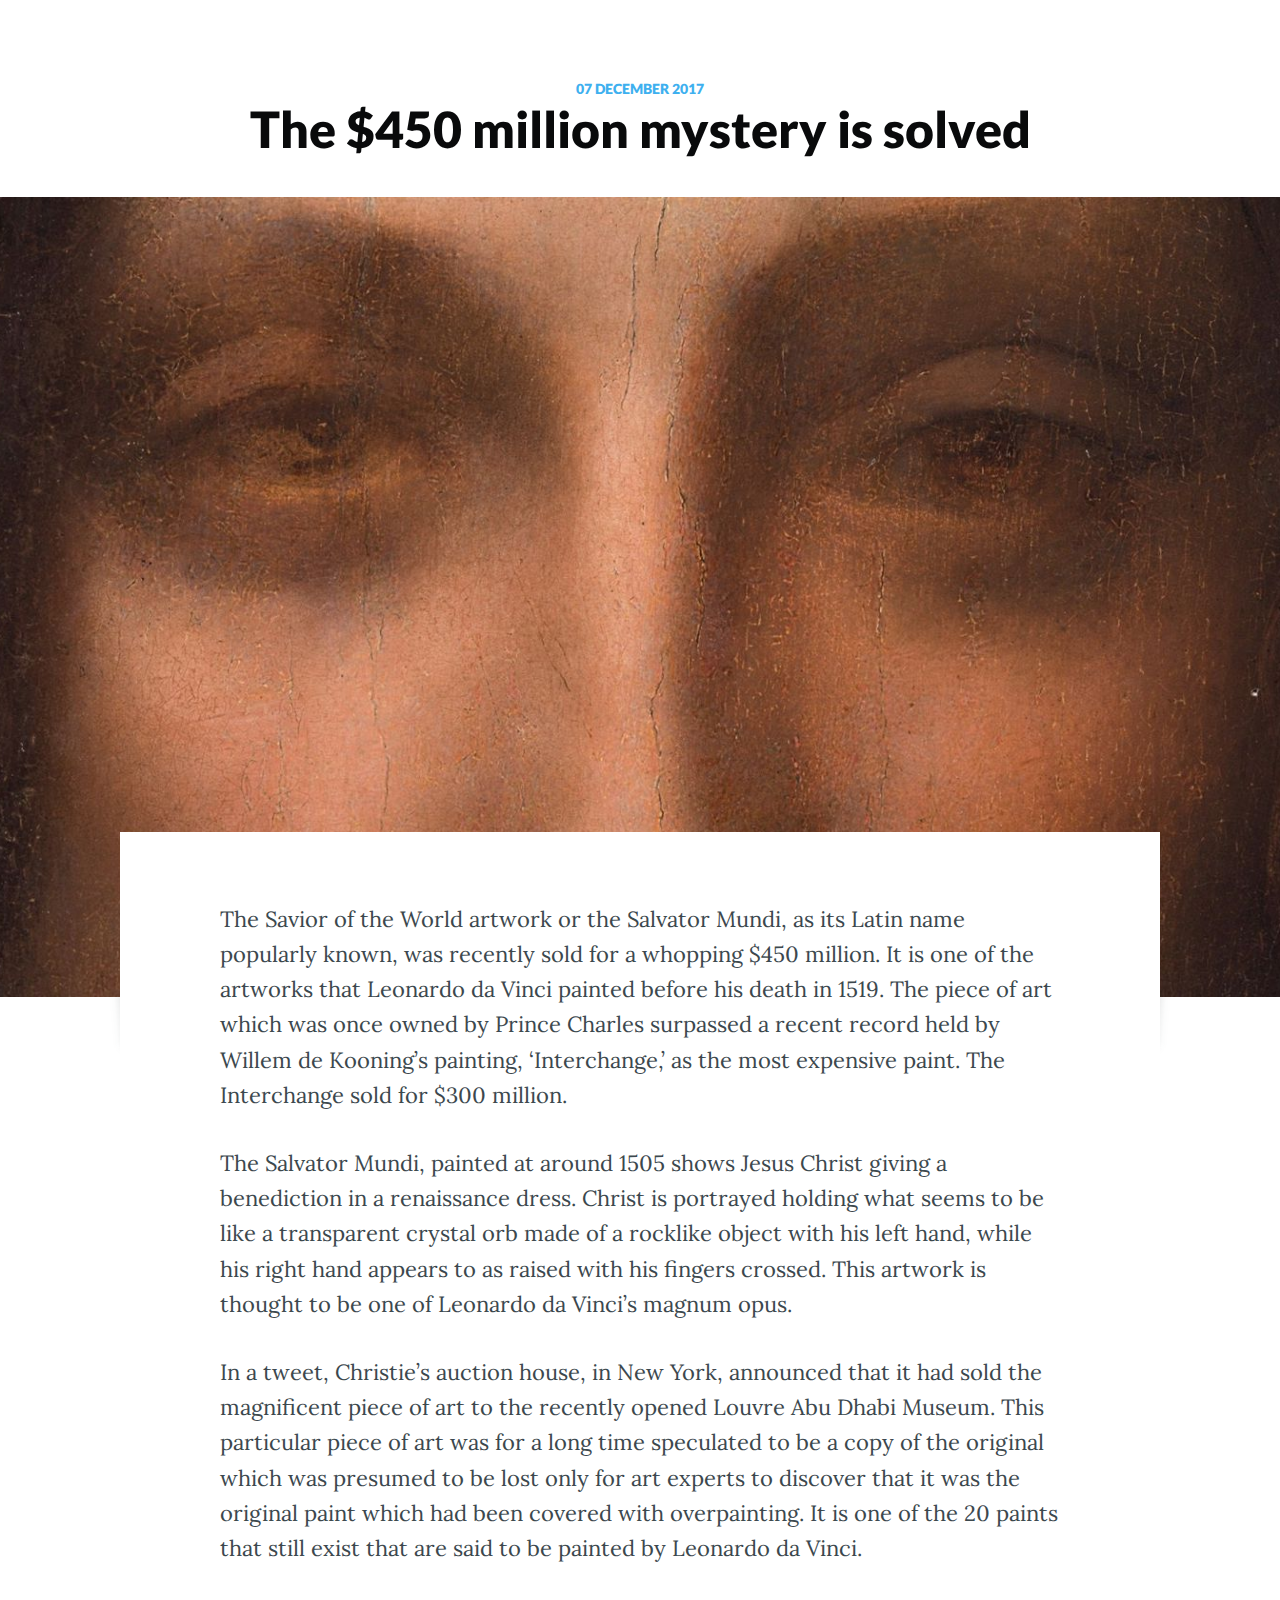
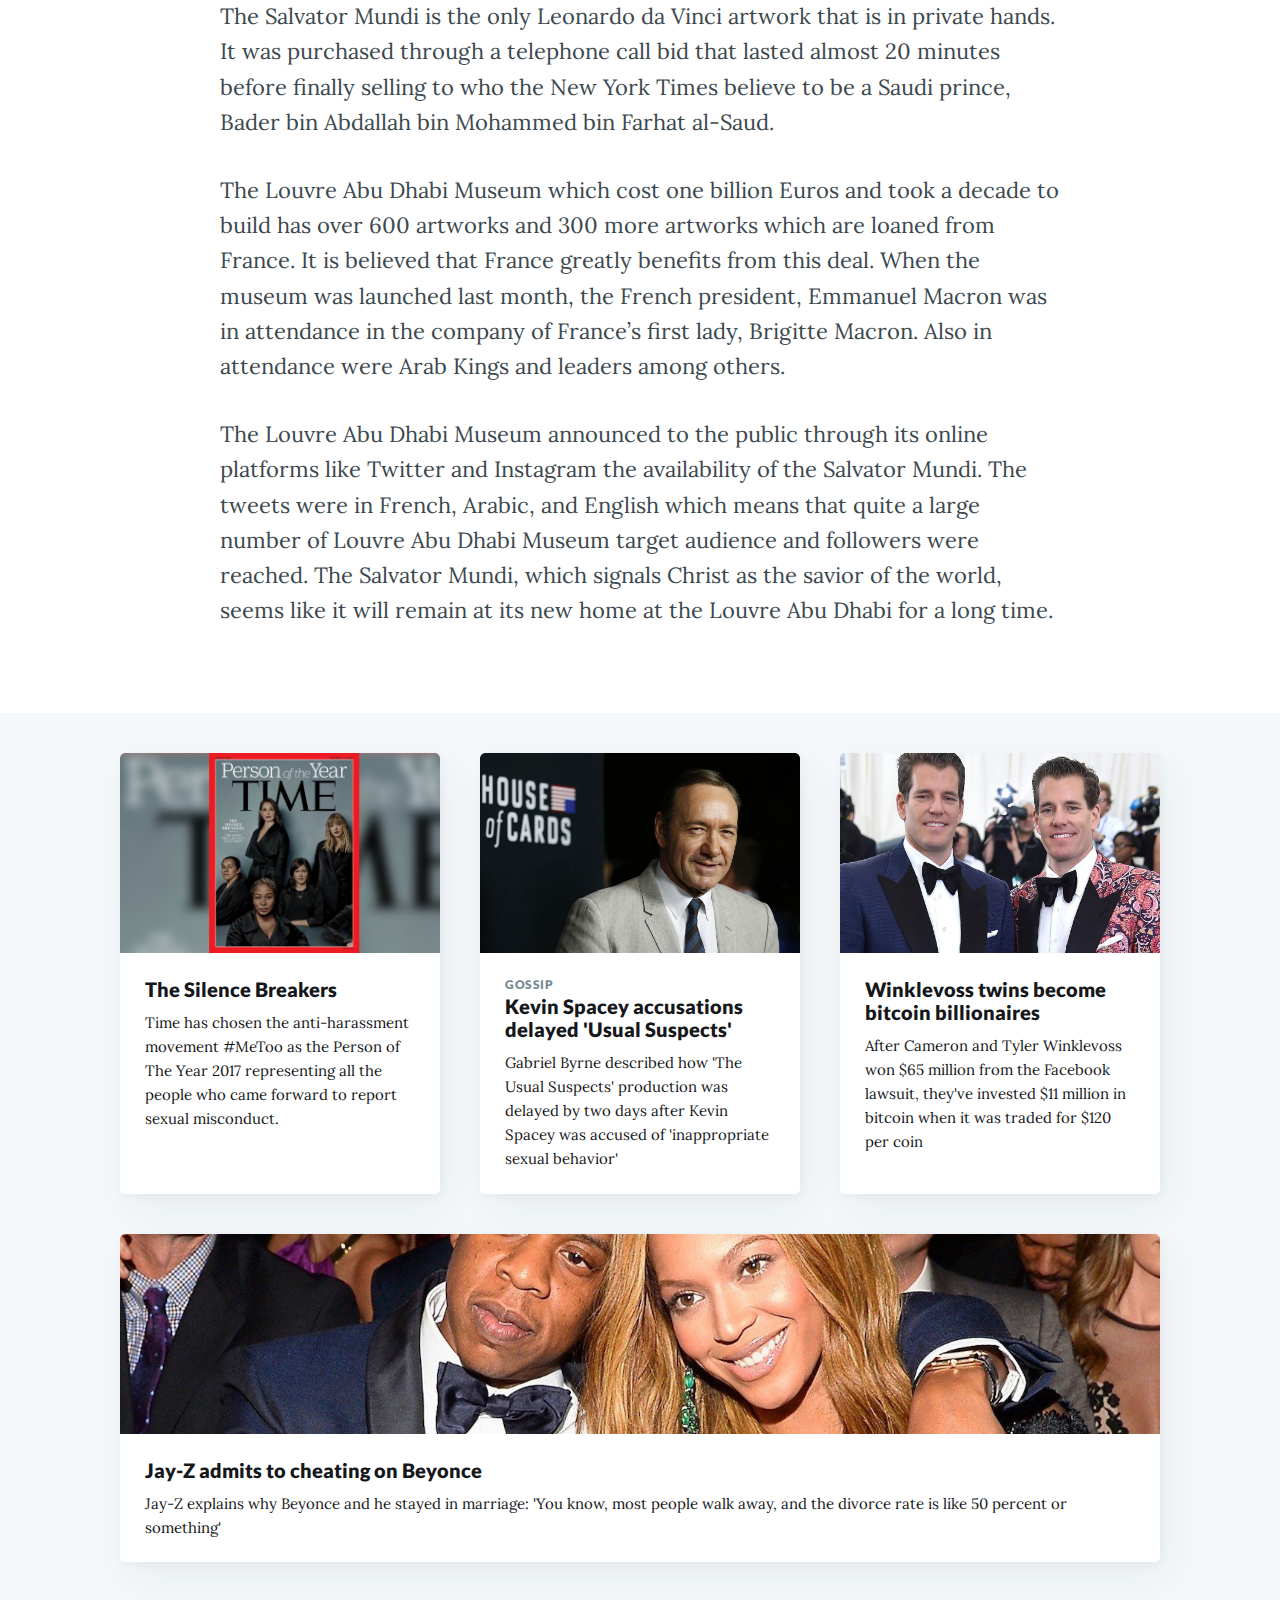
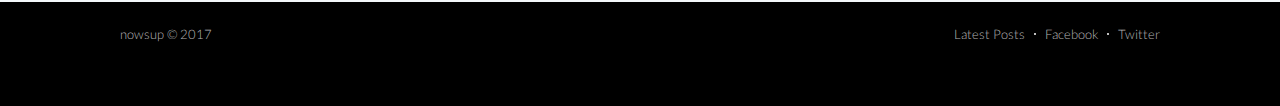
<file: news/art/da-vincis-salvator-mundi-goes-to-louvre-abu-dhabi/index.html>
<!DOCTYPE html><html xmlns="http://www.w3.org/1999/xhtml" xml:lang="en" lang="en-us"><head><link rel="icon" type="image/png" href="/favicon.png"><meta charset="utf-8"><meta name="viewport" content="width=device-width,initial-scale=1,shrink-to-fit=no,user-scalable=no"><title>Leonardo da Vinci's Salvator Mundi goes to Louvre Abu Dhabi - nowsup</title><meta name="title" content="Leonardo da Vinci's Salvator Mundi goes to Louvre Abu Dhabi - nowsup"><meta name="description" content="Leonardo da Vinci's Salvator Mundi was recently sold for a whopping $450.3 million a mysterious buyer. Christies has revealed that the buyer was Louvre Abu Dhabi."><meta property="og:url" content="https://www.nowsup.com/news/art/da-vincis-salvator-mundi-goes-to-louvre-abu-dhabi/"><meta property="og:title" content="Leonardo da Vinci's Salvator Mundi goes to Louvre Abu Dhabi - nowsup"><meta property="og:description" content="Leonardo da Vinci's Salvator Mundi was recently sold for a whopping $450.3 million a mysterious buyer. Christies has revealed that the buyer was Louvre Abu Dhabi."><meta property="og:image" content=""><meta property="fb:app_id" content="140573606593678"><meta property="og:type" content="article"><meta property="og:site_name" content="nowsup"><meta name="twitter:card" content="summary_large_image"><meta name="twitter:creator" content="@nowsupdotcom"><meta name="twitter:site" content="@nowsupdotcom"><script async src="https://www.googletagmanager.com/gtag/js?id=UA-72162882-4"></script><script>function gtag(){dataLayer.push(arguments)}window.dataLayer=window.dataLayer||[],gtag("js",new Date),gtag("config","UA-72162882-4")</script><style>a,article,aside,blockquote,body,caption,div,dl,dt,em,embed,fieldset,figcaption,figure,footer,form,h1,h2,h3,h4,h5,h6,header,html,img,label,li,menu,nav,object,ol,p,pre,section,small,span,strong,sub,summary,sup,table,tbody,td,tfoot,th,thead,time,tr,tt,ul,var,video{margin:0;padding:0;border:0;font:inherit;font-size:100%;vertical-align:baseline}img{max-width:100%}html{box-sizing:border-box;font-family:sans-serif;-ms-text-size-adjust:100%;-webkit-text-size-adjust:100%}*,:after,:before{box-sizing:inherit}a{background-color:transparent}a:active,a:hover{outline:0}html{overflow-y:scroll;font-size:62.5%;-webkit-tap-highlight-color:transparent}body,html{overflow-x:hidden}body{color:#3c484e;font-size:1.5rem;line-height:1.6em;font-weight:400;font-style:normal;letter-spacing:0;text-rendering:optimizeLegibility;background:#fff;-webkit-font-smoothing:antialiased;-moz-osx-font-smoothing:grayscale;-moz-font-feature-settings:"liga" on}::-moz-selection{text-shadow:none;background:#cbeafb}::selection{text-shadow:none;background:#cbeafb}blockquote,dl,ol,p,ul{margin:0 0 1.5em}a{color:#26a8ed;text-decoration:none}a:hover{text-decoration:underline}h1,h2,h3,h4,h5,h6{margin-top:0;line-height:1.15;font-weight:700;text-rendering:optimizeLegibility}h1{margin:0 0 .5em;font-size:5rem;font-weight:700}@media (max-width:500px){h1{font-size:2.2rem}}h2{margin:1.5em 0 .5em;font-size:2rem}@media (max-width:500px){h2{font-size:1.8rem}}body{background:#f4f8fb}.site-wrapper{display:-ms-flexbox;display:flex;-ms-flex-direction:column;flex-direction:column;min-height:100vh}.site-main{z-index:100;-ms-flex-positive:1;flex-grow:1}.outer{position:relative;padding:0 4vw}.inner{margin:0 auto;max-width:1040px;width:100%}@media (min-width:900px){.author-template .post-feed,.home-template .post-feed,.tag-template .post-feed{margin-top:-70px;padding-top:0}.home-template .site-nav{position:relative;top:-70px}}.site-header{position:relative;padding-top:12px;padding-bottom:12px;color:#fff;background:#090a0b no-repeat 50%;background-size:cover}.site-header:before{bottom:0;background:rgba(0,0,0,.18)}.site-header:after,.site-header:before{content:"";position:absolute;top:0;right:0;left:0;z-index:10;display:block}.site-header:after{bottom:auto;height:80px;background:linear-gradient(rgba(0,0,0,.1),transparent)}.site-header.no-cover:after,.site-header.no-cover:before{display:none}.site-header-content{display:-ms-flexbox;display:flex;-ms-flex-direction:column;flex-direction:column;-ms-flex-pack:center;justify-content:center;-ms-flex-align:center;align-items:center;padding:10vw 4vw;min-height:200px;max-height:450px;text-align:center}.site-title{z-index:10;margin:0;padding:0;font-size:3.8rem;font-weight:700}.site-logo{max-height:45px}.site-description{z-index:10;margin:0;padding:5px 0;font-size:2.2rem;font-weight:300;letter-spacing:.5px;opacity:.8}@media (max-width:500px){.site-title{font-size:3rem}.site-description{font-size:1.8rem}}.post-feed{position:relative;-ms-flex-wrap:wrap;flex-wrap:wrap;margin:0 -20px;padding:40px 0 0}.post-card,.post-feed{display:-ms-flexbox;display:flex}.post-card{-ms-flex:1 1 300px;flex:1 1 300px;-ms-flex-direction:column;flex-direction:column;overflow:hidden;margin:0 20px 40px;min-height:300px;background:#fff 50%;background-size:cover;border-radius:5px;box-shadow:8px 14px 38px rgba(39,44,49,.06),1px 3px 8px rgba(39,44,49,.03);transition:all .5s ease}.post-card:hover{box-shadow:0 0 1px rgba(39,44,49,.1),0 3px 16px rgba(39,44,49,.07);transition:all .3s ease;transform:translate3D(0,-1px,0)}.post-card-image-link{position:relative;display:block;overflow:hidden;border-radius:5px 5px 0 0}.post-card-image{width:auto;height:200px;background:#c5d2d9 no-repeat 50%;background-size:cover}.post-card-content-link{position:relative;display:block;padding:25px 25px 0;color:#15171a}.post-card-content-link:hover{text-decoration:none}.post-card-tags{display:block;margin-bottom:4px;color:#738a94;font-size:1.2rem;line-height:1.15em;font-weight:700;letter-spacing:.5px;text-transform:uppercase}.post-card-title{margin-top:0}.post-card-content{-ms-flex-positive:1;flex-grow:1;display:-ms-flexbox;display:flex;-ms-flex-direction:column;flex-direction:column;-ms-flex-pack:justify;justify-content:space-between}.post-card-meta{padding:0 25px 25px}@media (min-width:795px){.home-template .post-feed .post-card:nth-child(6n+1):not(.no-image){-ms-flex:1 1 100%;flex:1 1 100%;-ms-flex-direction:row;flex-direction:row}.home-template .post-feed .post-card:nth-child(6n+1):not(.no-image) .post-card-image-link{position:relative;-ms-flex:1 1 auto;flex:1 1 auto;border-radius:5px 0 0 5px}.home-template .post-feed .post-card:nth-child(6n+1):not(.no-image) .post-card-image{position:absolute;width:100%;height:100%}.home-template .post-feed .post-card:nth-child(6n+1):not(.no-image) .post-card-content{-ms-flex:0 1 357px;flex:0 1 357px}.home-template .post-feed .post-card:nth-child(6n+1):not(.no-image) h2{font-size:2.6rem}.home-template .post-feed .post-card:nth-child(6n+1):not(.no-image) p{font-size:1.8rem;line-height:1.55em}.home-template .post-feed .post-card:nth-child(6n+1):not(.no-image) .post-card-content-link{padding:30px 40px 0}.home-template .post-feed .post-card:nth-child(6n+1):not(.no-image) .post-card-meta{padding:0 40px 30px}}.home-template .site-header:after{display:none}@media (max-width:650px){.post-feed{padding-top:5vw}.post-card{margin:0 20px 5vw}}.page-template .site-main,.post-template .site-main{padding-bottom:4vw;background:#fff}.post-full{position:relative;z-index:50}.post-full-header{margin:0 auto;padding:4vw 3vw 3vw;max-width:1040px;text-align:center}@media (max-width:500px){.post-full-header{padding:8vw 3vw 8vw}}.post-full-meta{display:-ms-flexbox;display:flex;-ms-flex-pack:center;justify-content:center;-ms-flex-align:center;align-items:center;color:#738a94;font-size:1.4rem;font-weight:600;text-transform:uppercase}.post-full-meta-date{color:#3eb0ef}.post-full-title{margin:0;color:#090a0b}.date-divider{display:inline-block;margin:0 6px 1px}.post-full-image{margin:0 -10vw -165px;height:800px;background:#c5d2d9 50%;background-size:cover;border-radius:5px}@media (max-width:1170px){.post-full-image{margin:0 -4vw -100px;height:600px;border-radius:0}}@media (max-width:800px){.post-full-image{height:400px}}.post-full-content{position:relative;margin:0 auto;padding:70px 100px 0;min-height:230px;font-size:2.2rem;line-height:1.6em;background:#fff}@media (max-width:1170px){.post-full-content{padding:5vw 7vw 0}}@media (max-width:800px){.post-full-content{font-size:1.9rem}}.post-full-content:before{left:-5px;transform:rotate(-5deg)}.post-full-content:after,.post-full-content:before{content:"";position:absolute;top:15px;z-index:-1;display:block;width:20px;height:200px;background:rgba(39,44,49,.15);filter:blur(5px)}.post-full-content:after{right:-5px;transform:rotate(5deg)}@media (max-width:500px){.post-full-meta{font-size:1.2rem;line-height:1.3em}.post-full-title{font-size:2.9rem}.post-full-image{margin-bottom:4vw;height:350px}.post-full-content{padding:0}.post-full-content:after,.post-full-content:before{display:none}}.floating-header{visibility:hidden}@font-face{font-family:Lato;font-style:normal;font-weight:900;src:local('Lato Black'),local('Lato-Black'),url(/assets/fonts/lato900-01.woff2) format('woff2')}@font-face{font-family:Lato;font-style:normal;font-weight:300;src:local('Lato Light'),local('Lato-Light'),url(/assets/fonts/lato300-01.woff2) format('woff2')}@font-face{font-family:Lato;font-style:italic;font-weight:300;src:local('Lato Light Italic'),local('Lato-LightItalic'),url(/assets/fonts/lato300i-01.woff2) format('woff2')}@font-face{font-family:Lora;font-style:italic;font-weight:400;src:local('Lora Italic'),local('Lora-Italic'),url(/assets/fonts/lora400i-01.woff2) format('woff2')}@font-face{font-family:Lora;font-style:italic;font-weight:700;src:local('Lora Bold Italic'),local('Lora-BoldItalic'),url(/assets/fonts/lora700i-01.woff2) format('woff2')}@font-face{font-family:Lora;font-style:normal;font-weight:400;src:local('Lora Regular'),local('Lora-Regular'),url(/assets/fonts/lora400-01.woff2) format('woff2')}@font-face{font-family:Lora;font-style:normal;font-weight:700;src:local('Lora Bold'),local('Lora-Bold'),url(/assets/fonts/lora700-01.woff2) format('woff2')}body{font-family:serif}.fonts-loaded body{font-family:Lora,serif}.floating-header,.post-full-meta,footer,h1,h2,h3,header{font-family:sans-serif}.fonts-loaded .floating-header,.fonts-loaded .post-full-meta,.fonts-loaded footer,.fonts-loaded h1,.fonts-loaded h2,.fonts-loaded h3,.fonts-loaded header{font-family:Lato,sans-serif}</style><script>if(sessionStorage&&sessionStorage.fontsLoaded){var html=document.documentElement;html.classList.add("fonts-loaded")}</script></head><body class="post-template tag-art"><div class="site-wrapper"><main class="site-main outer"><div class="inner"><article class="post-full post tag-art"><header class="post-full-header"><section class="post-full-meta"><time class="post-full-meta-date" datetime="2017-12-07">07 December 2017</time></section><h1 class="post-full-title">The $450 million mystery is solved</h1></header><figure class="post-full-image" style="background-image:url(/assets/images/salvator-mundi-close-eyes-34eT.jpg)"></figure><section class="post-full-content"><div class="kg-card-markdown"><p>The Savior of the World artwork or the Salvator Mundi, as its Latin name popularly known, was recently sold for a whopping $450 million. It is one of the artworks that Leonardo da Vinci painted before his death in 1519. The piece of art which was once owned by Prince Charles surpassed a recent record held by Willem de Kooning’s painting, ‘Interchange,’ as the most expensive paint. The Interchange sold for $300 million.</p><p>The Salvator Mundi, painted at around 1505 shows Jesus Christ giving a benediction in a renaissance dress. Christ is portrayed holding what seems to be like a transparent crystal orb made of a rocklike object with his left hand, while his right hand appears to as raised with his fingers crossed. This artwork is thought to be one of Leonardo da Vinci’s magnum opus.</p><p>In a tweet, Christie’s auction house, in New York, announced that it had sold the magnificent piece of art to the recently opened Louvre Abu Dhabi Museum. This particular piece of art was for a long time speculated to be a copy of the original which was presumed to be lost only for art experts to discover that it was the original paint which had been covered with overpainting. It is one of the 20 paints that still exist that are said to be painted by Leonardo da Vinci.</p><p>The Salvator Mundi is the only Leonardo da Vinci artwork that is in private hands. It was purchased through a telephone call bid that lasted almost 20 minutes before finally selling to who the New York Times believe to be a Saudi prince, Bader bin Abdallah bin Mohammed bin Farhat al-Saud.</p><p>The Louvre Abu Dhabi Museum which cost one billion Euros and took a decade to build has over 600 artworks and 300 more artworks which are loaned from France. It is believed that France greatly benefits from this deal. When the museum was launched last month, the French president, Emmanuel Macron was in attendance in the company of France’s first lady, Brigitte Macron. Also in attendance were Arab Kings and leaders among others.</p><p>The Louvre Abu Dhabi Museum announced to the public through its online platforms like Twitter and Instagram the availability of the Salvator Mundi. The tweets were in French, Arabic, and English which means that quite a large number of Louvre Abu Dhabi Museum target audience and followers were reached. The Salvator Mundi, which signals Christ as the savior of the world, seems like it will remain at its new home at the Louvre Abu Dhabi for a long time.</p></div></section></article></div></main><aside class="read-next outer"><div class="inner"><div class="read-next-feed"><article class="post-card post"><a class="post-card-image-link" href="/news/person-of-the-year-2017-the-silence-breakers/"><div class="post-card-image" style="background-image:url(/assets/images/person-of-the-year-2017-the-silence-breakers-YT5G.jpg)"></div></a><div class="post-card-content"><a class="post-card-content-link" href="/news/person-of-the-year-2017-the-silence-breakers/"><header class="post-card-header"><h2 class="post-card-title">The Silence Breakers</h2></header><section class="post-card-excerpt"><p>Time has chosen the anti-harassment movement #MeToo as the Person of The Year 2017 representing all the people who came forward to report sexual misconduct.</p></section></a></div></article><article class="post-card post"><a class="post-card-image-link" href="/news/gossip/kevin-spacey-accusations-delayed-usual-suspects-production/"><div class="post-card-image" style="background-image:url(/assets/images/kevin-spacey-at-premiere-34eT.jpg)"></div></a><div class="post-card-content"><a class="post-card-content-link" href="/news/gossip/kevin-spacey-accusations-delayed-usual-suspects-production/"><header class="post-card-header"><span class="post-card-tags">gossip</span><h2 class="post-card-title">Kevin Spacey accusations delayed 'Usual Suspects'</h2></header><section class="post-card-excerpt"><p>Gabriel Byrne described how 'The Usual Suspects' production was delayed by two days after Kevin Spacey was accused of 'inappropriate sexual behavior'</p></section></a></div></article><article class="post-card post"><a class="post-card-image-link" href="/news/money/winklewoss-brothers-become-bitcoin-billionares/"><div class="post-card-image" style="background-image:url(/assets/images/winklewoss-twins-TM7X.jpg)"></div></a><div class="post-card-content"><a class="post-card-content-link" href="/news/money/winklewoss-brothers-become-bitcoin-billionares/"><header class="post-card-header"><h2 class="post-card-title">Winklevoss twins become bitcoin billionaires</h2></header><section class="post-card-excerpt"><p>After Cameron and Tyler Winklevoss won $65 million from the Facebook lawsuit, they've invested $11 million in bitcoin when it was traded for $120 per coin</p></section></a></div></article><article class="post-card post"><a class="post-card-image-link" href="/news/gossip/jay-z-cheated-on-beyonce/"><div class="post-card-image" style="background-image:url(/assets/images/jay-z-cheated-on-beyonce-kjdHe7a.jpg)"></div></a><div class="post-card-content"><a class="post-card-content-link" href="/news/gossip/jay-z-cheated-on-beyonce/"><header class="post-card-header"><h2 class="post-card-title">Jay-Z admits to cheating on Beyonce</h2></header><section class="post-card-excerpt"><p>Jay-Z explains why Beyonce and he stayed in marriage: 'You know, most people walk away, and the divorce rate is like 50 percent or something'</p></section></a></div></article></div></div></aside><div class="floating-header"><div class="floating-header-logo"><a href="/"><span><font style="font-weight:900">now</font><font style="font-weight:300">sup</font></span></a></div><span class="floating-header-divider">|</span><div class="floating-header-title">The $450 million mystery is solved</div><div class="floating-header-share"><a class="floating-header-share-tw" href="https://twitter.com/share?text=&url=https://www.nowsup.com/news/art/da-vincis-salvator-mundi-goes-to-louvre-abu-dhabi/" onclick='return window.open(this.href,"share-twitter","width=550,height=235"),!1'><svg xmlns="http://www.w3.org/2000/svg" viewBox="0 0 32 32"><path d="M30.063 7.313c-.813 1.125-1.75 2.125-2.875 2.938v.75c0 1.563-.188 3.125-.688 4.625a15.088 15.088 0 0 1-2.063 4.438c-.875 1.438-2 2.688-3.25 3.813a15.015 15.015 0 0 1-4.625 2.563c-1.813.688-3.75 1-5.75 1-3.25 0-6.188-.875-8.875-2.625.438.063.875.125 1.375.125 2.688 0 5.063-.875 7.188-2.5-1.25 0-2.375-.375-3.375-1.125s-1.688-1.688-2.063-2.875c.438.063.813.125 1.125.125.5 0 1-.063 1.5-.25-1.313-.25-2.438-.938-3.313-1.938a5.673 5.673 0 0 1-1.313-3.688v-.063c.813.438 1.688.688 2.625.688a5.228 5.228 0 0 1-1.875-2c-.5-.875-.688-1.813-.688-2.75 0-1.063.25-2.063.75-2.938 1.438 1.75 3.188 3.188 5.25 4.25s4.313 1.688 6.688 1.813a5.579 5.579 0 0 1 1.5-5.438c1.125-1.125 2.5-1.688 4.125-1.688s3.063.625 4.188 1.813a11.48 11.48 0 0 0 3.688-1.375c-.438 1.375-1.313 2.438-2.563 3.188 1.125-.125 2.188-.438 3.313-.875z"></path></svg> </a><a class="floating-header-share-fb" href="https://www.facebook.com/sharer/sharer.php?u=https://www.nowsup.com/news/art/da-vincis-salvator-mundi-goes-to-louvre-abu-dhabi/" onclick='return window.open(this.href,"share-facebook","width=580,height=296"),!1'><svg xmlns="http://www.w3.org/2000/svg" viewBox="0 0 32 32"><path d="M19 6h5V0h-5c-3.86 0-7 3.14-7 7v3H8v6h4v16h6V16h5l1-6h-6V7c0-.542.458-1 1-1z"></path></svg></a></div><progress class="progress" value="0"><div class="progress-container"><span class="progress-bar"></span></div></progress></div><footer class="site-footer outer"><div class="site-footer-content inner"><section class="copyright"><a href="/">nowsup</a> © 2017</section><nav class="site-footer-nav"><a href="/">Latest Posts</a> <a href="https://www.facebook.com/nowsupdotcom" target="_blank" rel="noopener">Facebook</a> <a href="https://twitter.com/nowsupdotcom" target="_blank" rel="noopener">Twitter</a></nav></div></footer></div><script defer="defer" src="/assets/main.js"></script><noscript id="deferred-styles"><link rel="stylesheet" href="/assets/main.css"></noscript><script>var loadDeferredStyles=function(){var e=document.getElementById("deferred-styles"),t=document.createElement("div");t.innerHTML=e.textContent,document.body.appendChild(t),e.parentElement.removeChild(e)},raf=requestAnimationFrame||mozRequestAnimationFrame||webkitRequestAnimationFrame||msRequestAnimationFrame;raf?raf(function(){window.setTimeout(loadDeferredStyles,0)}):window.addEventListener("load",loadDeferredStyles)</script></body></html>
</file>
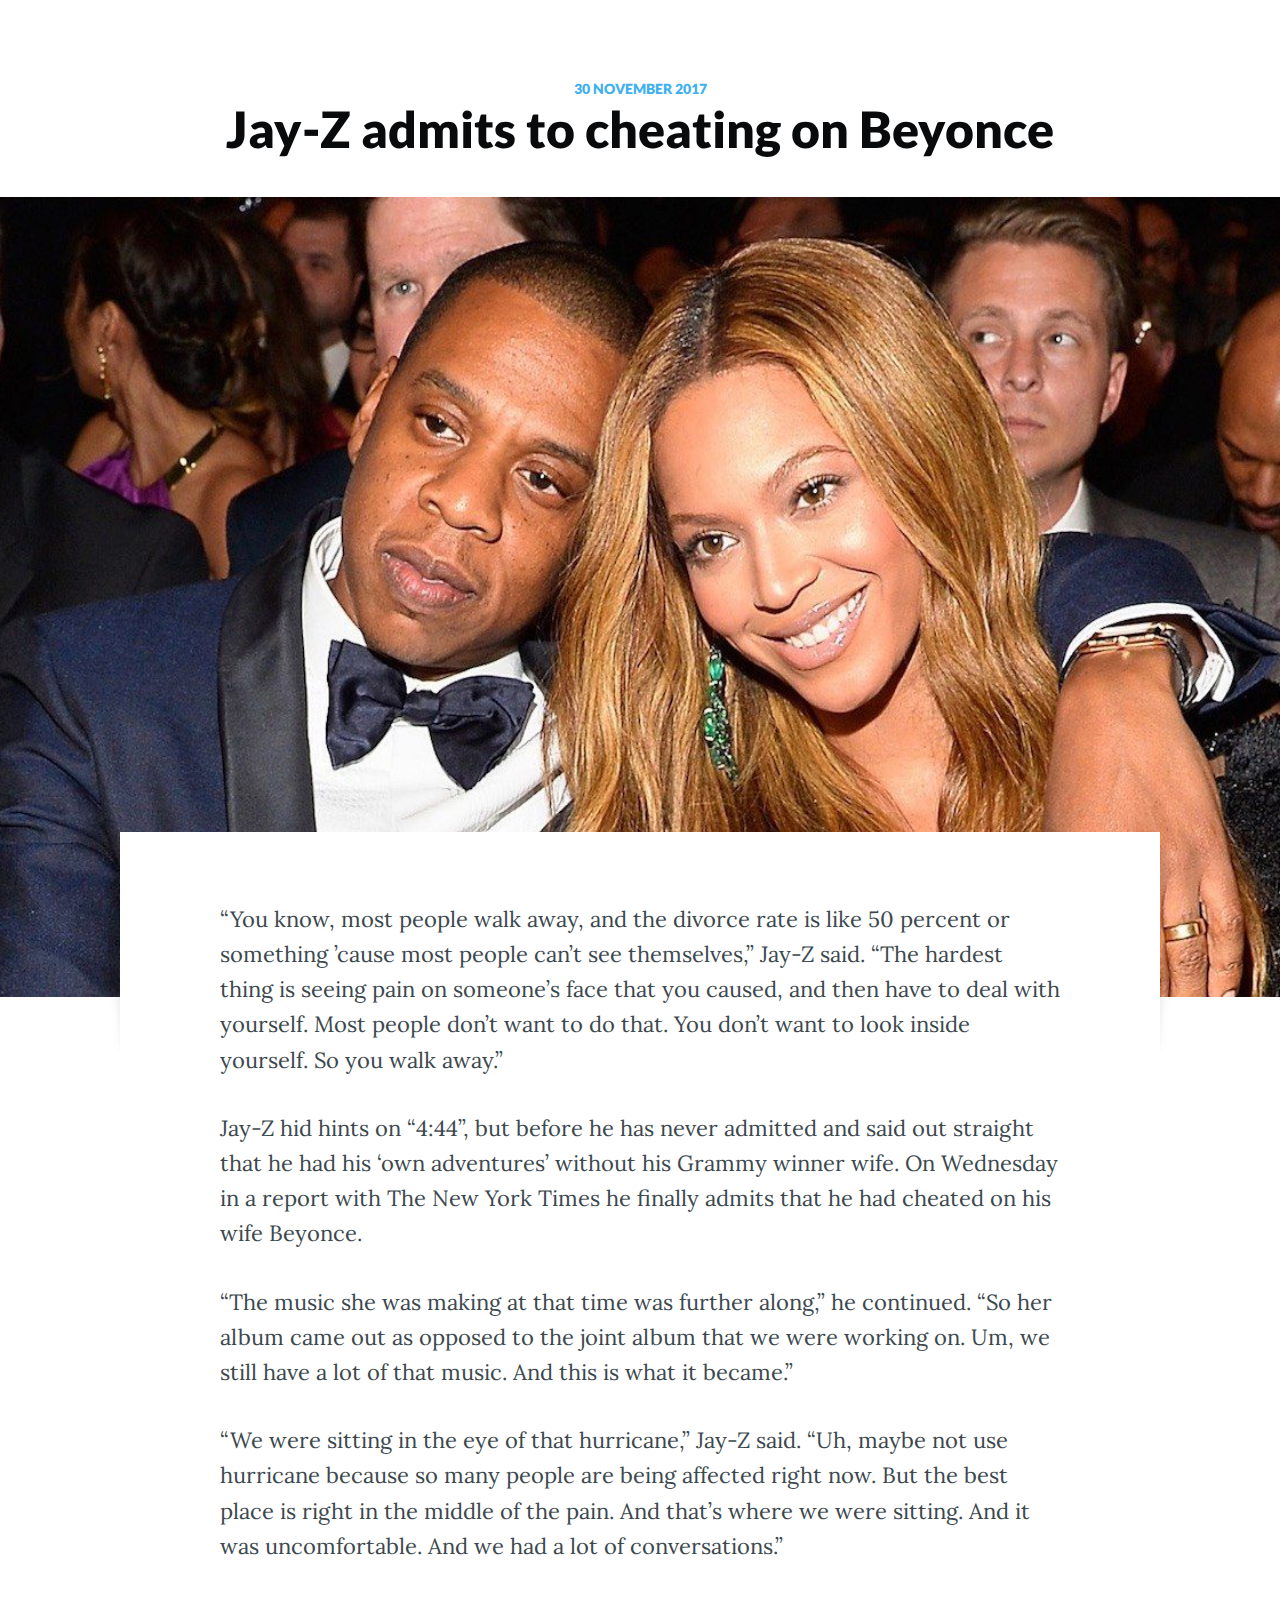
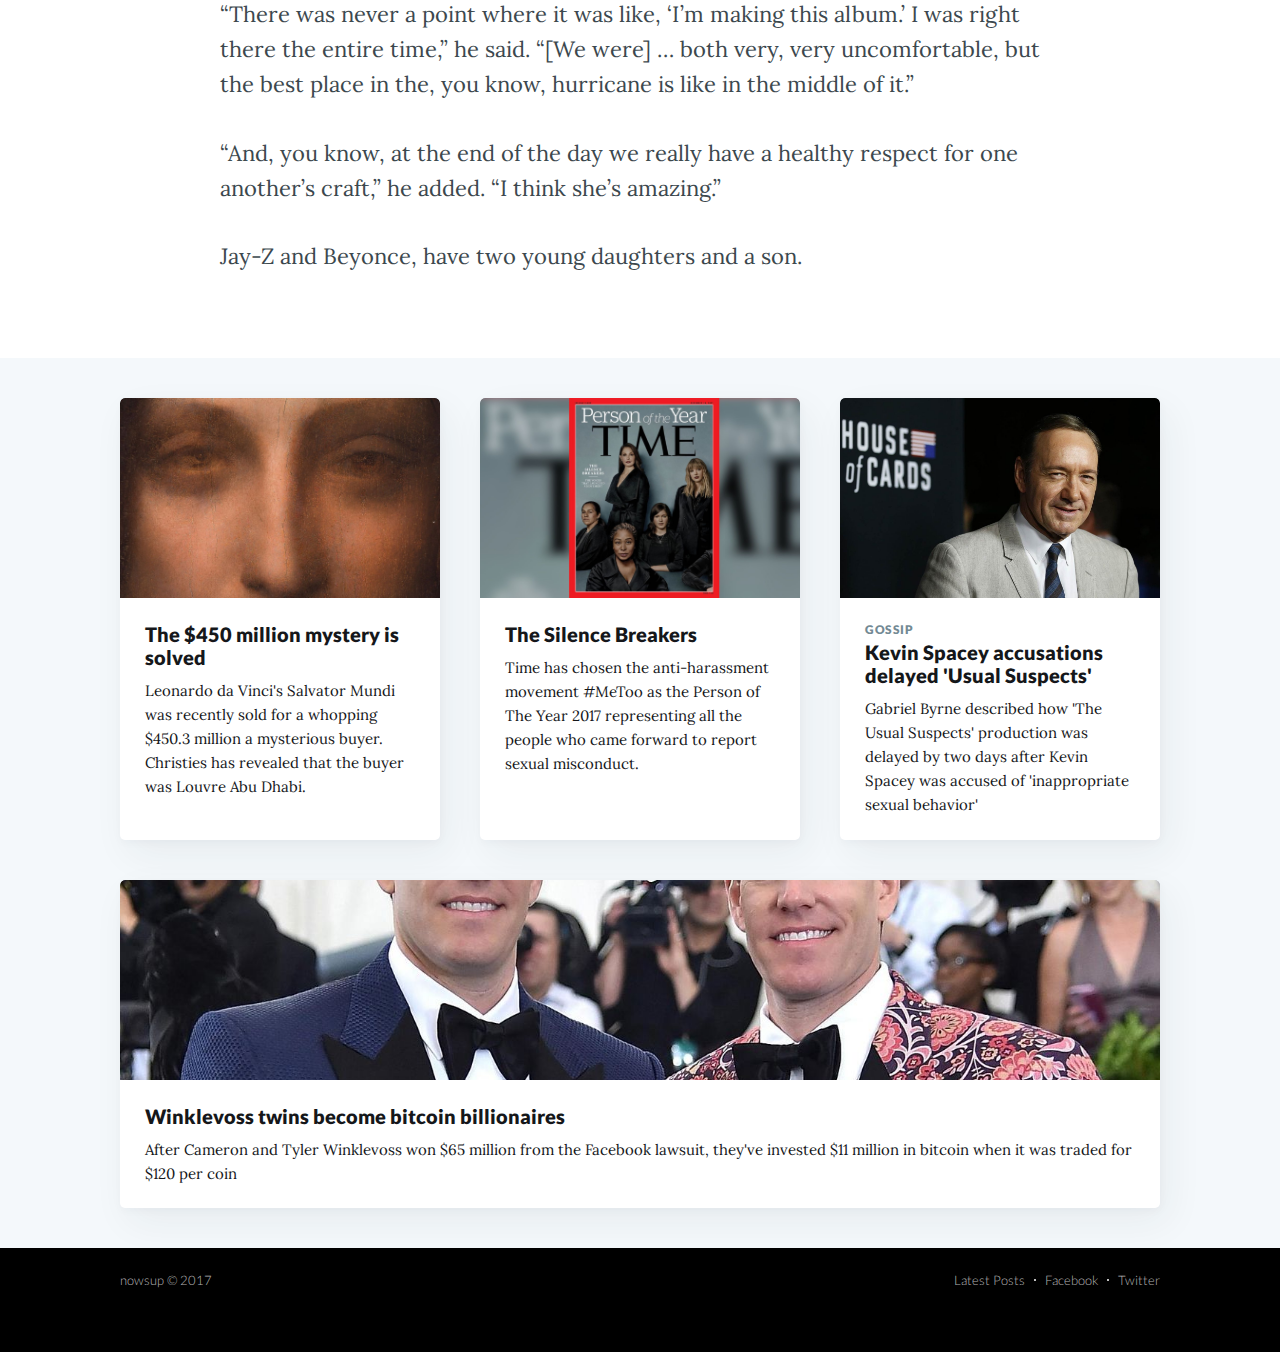
<file: news/gossip/jay-z-cheated-on-beyonce/index.html>
<!DOCTYPE html><html xmlns="http://www.w3.org/1999/xhtml" xml:lang="en" lang="en-us"><head><link rel="icon" type="image/png" href="/favicon.png"><meta charset="utf-8"><meta name="viewport" content="width=device-width,initial-scale=1,shrink-to-fit=no,user-scalable=no"><title>Jay-Z admits to cheating on Beyonce - nowsup</title><meta name="title" content="Jay-Z admits to cheating on Beyonce - nowsup"><meta name="description" content="Jay-Z explains why Beyonce and he stayed in marriage: 'You know, most people walk away, and the divorce rate is like 50 percent or something'"><meta property="og:url" content="https://www.nowsup.com/news/gossip/jay-z-cheated-on-beyonce/"><meta property="og:title" content="Jay-Z admits to cheating on Beyonce - nowsup"><meta property="og:description" content="Jay-Z explains why Beyonce and he stayed in marriage: 'You know, most people walk away, and the divorce rate is like 50 percent or something'"><meta property="og:image" content=""><meta property="fb:app_id" content="140573606593678"><meta property="og:type" content="article"><meta property="og:site_name" content="nowsup"><meta name="twitter:card" content="summary_large_image"><meta name="twitter:creator" content="@nowsupdotcom"><meta name="twitter:site" content="@nowsupdotcom"><script async src="https://www.googletagmanager.com/gtag/js?id=UA-72162882-4"></script><script>function gtag(){dataLayer.push(arguments)}window.dataLayer=window.dataLayer||[],gtag("js",new Date),gtag("config","UA-72162882-4")</script><style>a,article,aside,blockquote,body,caption,div,dl,dt,em,embed,fieldset,figcaption,figure,footer,form,h1,h2,h3,h4,h5,h6,header,html,img,label,li,menu,nav,object,ol,p,pre,section,small,span,strong,sub,summary,sup,table,tbody,td,tfoot,th,thead,time,tr,tt,ul,var,video{margin:0;padding:0;border:0;font:inherit;font-size:100%;vertical-align:baseline}img{max-width:100%}html{box-sizing:border-box;font-family:sans-serif;-ms-text-size-adjust:100%;-webkit-text-size-adjust:100%}*,:after,:before{box-sizing:inherit}a{background-color:transparent}a:active,a:hover{outline:0}html{overflow-y:scroll;font-size:62.5%;-webkit-tap-highlight-color:transparent}body,html{overflow-x:hidden}body{color:#3c484e;font-size:1.5rem;line-height:1.6em;font-weight:400;font-style:normal;letter-spacing:0;text-rendering:optimizeLegibility;background:#fff;-webkit-font-smoothing:antialiased;-moz-osx-font-smoothing:grayscale;-moz-font-feature-settings:"liga" on}::-moz-selection{text-shadow:none;background:#cbeafb}::selection{text-shadow:none;background:#cbeafb}blockquote,dl,ol,p,ul{margin:0 0 1.5em}a{color:#26a8ed;text-decoration:none}a:hover{text-decoration:underline}h1,h2,h3,h4,h5,h6{margin-top:0;line-height:1.15;font-weight:700;text-rendering:optimizeLegibility}h1{margin:0 0 .5em;font-size:5rem;font-weight:700}@media (max-width:500px){h1{font-size:2.2rem}}h2{margin:1.5em 0 .5em;font-size:2rem}@media (max-width:500px){h2{font-size:1.8rem}}body{background:#f4f8fb}.site-wrapper{display:-ms-flexbox;display:flex;-ms-flex-direction:column;flex-direction:column;min-height:100vh}.site-main{z-index:100;-ms-flex-positive:1;flex-grow:1}.outer{position:relative;padding:0 4vw}.inner{margin:0 auto;max-width:1040px;width:100%}@media (min-width:900px){.author-template .post-feed,.home-template .post-feed,.tag-template .post-feed{margin-top:-70px;padding-top:0}.home-template .site-nav{position:relative;top:-70px}}.site-header{position:relative;padding-top:12px;padding-bottom:12px;color:#fff;background:#090a0b no-repeat 50%;background-size:cover}.site-header:before{bottom:0;background:rgba(0,0,0,.18)}.site-header:after,.site-header:before{content:"";position:absolute;top:0;right:0;left:0;z-index:10;display:block}.site-header:after{bottom:auto;height:80px;background:linear-gradient(rgba(0,0,0,.1),transparent)}.site-header.no-cover:after,.site-header.no-cover:before{display:none}.site-header-content{display:-ms-flexbox;display:flex;-ms-flex-direction:column;flex-direction:column;-ms-flex-pack:center;justify-content:center;-ms-flex-align:center;align-items:center;padding:10vw 4vw;min-height:200px;max-height:450px;text-align:center}.site-title{z-index:10;margin:0;padding:0;font-size:3.8rem;font-weight:700}.site-logo{max-height:45px}.site-description{z-index:10;margin:0;padding:5px 0;font-size:2.2rem;font-weight:300;letter-spacing:.5px;opacity:.8}@media (max-width:500px){.site-title{font-size:3rem}.site-description{font-size:1.8rem}}.post-feed{position:relative;-ms-flex-wrap:wrap;flex-wrap:wrap;margin:0 -20px;padding:40px 0 0}.post-card,.post-feed{display:-ms-flexbox;display:flex}.post-card{-ms-flex:1 1 300px;flex:1 1 300px;-ms-flex-direction:column;flex-direction:column;overflow:hidden;margin:0 20px 40px;min-height:300px;background:#fff 50%;background-size:cover;border-radius:5px;box-shadow:8px 14px 38px rgba(39,44,49,.06),1px 3px 8px rgba(39,44,49,.03);transition:all .5s ease}.post-card:hover{box-shadow:0 0 1px rgba(39,44,49,.1),0 3px 16px rgba(39,44,49,.07);transition:all .3s ease;transform:translate3D(0,-1px,0)}.post-card-image-link{position:relative;display:block;overflow:hidden;border-radius:5px 5px 0 0}.post-card-image{width:auto;height:200px;background:#c5d2d9 no-repeat 50%;background-size:cover}.post-card-content-link{position:relative;display:block;padding:25px 25px 0;color:#15171a}.post-card-content-link:hover{text-decoration:none}.post-card-tags{display:block;margin-bottom:4px;color:#738a94;font-size:1.2rem;line-height:1.15em;font-weight:700;letter-spacing:.5px;text-transform:uppercase}.post-card-title{margin-top:0}.post-card-content{-ms-flex-positive:1;flex-grow:1;display:-ms-flexbox;display:flex;-ms-flex-direction:column;flex-direction:column;-ms-flex-pack:justify;justify-content:space-between}.post-card-meta{padding:0 25px 25px}@media (min-width:795px){.home-template .post-feed .post-card:nth-child(6n+1):not(.no-image){-ms-flex:1 1 100%;flex:1 1 100%;-ms-flex-direction:row;flex-direction:row}.home-template .post-feed .post-card:nth-child(6n+1):not(.no-image) .post-card-image-link{position:relative;-ms-flex:1 1 auto;flex:1 1 auto;border-radius:5px 0 0 5px}.home-template .post-feed .post-card:nth-child(6n+1):not(.no-image) .post-card-image{position:absolute;width:100%;height:100%}.home-template .post-feed .post-card:nth-child(6n+1):not(.no-image) .post-card-content{-ms-flex:0 1 357px;flex:0 1 357px}.home-template .post-feed .post-card:nth-child(6n+1):not(.no-image) h2{font-size:2.6rem}.home-template .post-feed .post-card:nth-child(6n+1):not(.no-image) p{font-size:1.8rem;line-height:1.55em}.home-template .post-feed .post-card:nth-child(6n+1):not(.no-image) .post-card-content-link{padding:30px 40px 0}.home-template .post-feed .post-card:nth-child(6n+1):not(.no-image) .post-card-meta{padding:0 40px 30px}}.home-template .site-header:after{display:none}@media (max-width:650px){.post-feed{padding-top:5vw}.post-card{margin:0 20px 5vw}}.page-template .site-main,.post-template .site-main{padding-bottom:4vw;background:#fff}.post-full{position:relative;z-index:50}.post-full-header{margin:0 auto;padding:4vw 3vw 3vw;max-width:1040px;text-align:center}@media (max-width:500px){.post-full-header{padding:8vw 3vw 8vw}}.post-full-meta{display:-ms-flexbox;display:flex;-ms-flex-pack:center;justify-content:center;-ms-flex-align:center;align-items:center;color:#738a94;font-size:1.4rem;font-weight:600;text-transform:uppercase}.post-full-meta-date{color:#3eb0ef}.post-full-title{margin:0;color:#090a0b}.date-divider{display:inline-block;margin:0 6px 1px}.post-full-image{margin:0 -10vw -165px;height:800px;background:#c5d2d9 50%;background-size:cover;border-radius:5px}@media (max-width:1170px){.post-full-image{margin:0 -4vw -100px;height:600px;border-radius:0}}@media (max-width:800px){.post-full-image{height:400px}}.post-full-content{position:relative;margin:0 auto;padding:70px 100px 0;min-height:230px;font-size:2.2rem;line-height:1.6em;background:#fff}@media (max-width:1170px){.post-full-content{padding:5vw 7vw 0}}@media (max-width:800px){.post-full-content{font-size:1.9rem}}.post-full-content:before{left:-5px;transform:rotate(-5deg)}.post-full-content:after,.post-full-content:before{content:"";position:absolute;top:15px;z-index:-1;display:block;width:20px;height:200px;background:rgba(39,44,49,.15);filter:blur(5px)}.post-full-content:after{right:-5px;transform:rotate(5deg)}@media (max-width:500px){.post-full-meta{font-size:1.2rem;line-height:1.3em}.post-full-title{font-size:2.9rem}.post-full-image{margin-bottom:4vw;height:350px}.post-full-content{padding:0}.post-full-content:after,.post-full-content:before{display:none}}.floating-header{visibility:hidden}@font-face{font-family:Lato;font-style:normal;font-weight:900;src:local('Lato Black'),local('Lato-Black'),url(/assets/fonts/lato900-01.woff2) format('woff2')}@font-face{font-family:Lato;font-style:normal;font-weight:300;src:local('Lato Light'),local('Lato-Light'),url(/assets/fonts/lato300-01.woff2) format('woff2')}@font-face{font-family:Lato;font-style:italic;font-weight:300;src:local('Lato Light Italic'),local('Lato-LightItalic'),url(/assets/fonts/lato300i-01.woff2) format('woff2')}@font-face{font-family:Lora;font-style:italic;font-weight:400;src:local('Lora Italic'),local('Lora-Italic'),url(/assets/fonts/lora400i-01.woff2) format('woff2')}@font-face{font-family:Lora;font-style:italic;font-weight:700;src:local('Lora Bold Italic'),local('Lora-BoldItalic'),url(/assets/fonts/lora700i-01.woff2) format('woff2')}@font-face{font-family:Lora;font-style:normal;font-weight:400;src:local('Lora Regular'),local('Lora-Regular'),url(/assets/fonts/lora400-01.woff2) format('woff2')}@font-face{font-family:Lora;font-style:normal;font-weight:700;src:local('Lora Bold'),local('Lora-Bold'),url(/assets/fonts/lora700-01.woff2) format('woff2')}body{font-family:serif}.fonts-loaded body{font-family:Lora,serif}.floating-header,.post-full-meta,footer,h1,h2,h3,header{font-family:sans-serif}.fonts-loaded .floating-header,.fonts-loaded .post-full-meta,.fonts-loaded footer,.fonts-loaded h1,.fonts-loaded h2,.fonts-loaded h3,.fonts-loaded header{font-family:Lato,sans-serif}</style><script>if(sessionStorage&&sessionStorage.fontsLoaded){var html=document.documentElement;html.classList.add("fonts-loaded")}</script></head><body class="post-template tag-gossip"><div class="site-wrapper"><main class="site-main outer"><div class="inner"><article class="post-full post tag-gossip"><header class="post-full-header"><section class="post-full-meta"><time class="post-full-meta-date" datetime="2017-11-30">30 November 2017</time></section><h1 class="post-full-title">Jay-Z admits to cheating on Beyonce</h1></header><figure class="post-full-image" style="background-image:url(/assets/images/jay-z-cheated-on-beyonce-kjdHe7a.jpg)"></figure><section class="post-full-content"><div class="kg-card-markdown"><p>“You know, most people walk away, and the divorce rate is like 50 percent or something ’cause most people can’t see themselves,” Jay-Z said. “The hardest thing is seeing pain on someone’s face that you caused, and then have to deal with yourself. Most people don’t want to do that. You don’t want to look inside yourself. So you walk away.”</p><p>Jay-Z hid hints on “4:44”, but before he has never admitted and said out straight that he had his ‘own adventures’ without his Grammy winner wife. On Wednesday in a report with The New York Times he finally admits that he had cheated on his wife Beyonce.</p><p>“The music she was making at that time was further along,” he continued. “So her album came out as opposed to the joint album that we were working on. Um, we still have a lot of that music. And this is what it became.”</p><p>“We were sitting in the eye of that hurricane,” Jay-Z said. “Uh, maybe not use hurricane because so many people are being affected right now. But the best place is right in the middle of the pain. And that’s where we were sitting. And it was uncomfortable. And we had a lot of conversations.”</p><p>“There was never a point where it was like, ‘I’m making this album.’ I was right there the entire time,” he said. “[We were] … both very, very uncomfortable, but the best place in the, you know, hurricane is like in the middle of it.”</p><p>“And, you know, at the end of the day we really have a healthy respect for one another’s craft,” he added. “I think she’s amazing.”</p><p>Jay-Z and Beyonce, have two young daughters and a son.</p></div></section></article></div></main><aside class="read-next outer"><div class="inner"><div class="read-next-feed"><article class="post-card post"><a class="post-card-image-link" href="/news/art/da-vincis-salvator-mundi-goes-to-louvre-abu-dhabi/"><div class="post-card-image" style="background-image:url(/assets/images/salvator-mundi-close-eyes-34eT.jpg)"></div></a><div class="post-card-content"><a class="post-card-content-link" href="/news/art/da-vincis-salvator-mundi-goes-to-louvre-abu-dhabi/"><header class="post-card-header"><h2 class="post-card-title">The $450 million mystery is solved</h2></header><section class="post-card-excerpt"><p>Leonardo da Vinci's Salvator Mundi was recently sold for a whopping $450.3 million a mysterious buyer. Christies has revealed that the buyer was Louvre Abu Dhabi.</p></section></a></div></article><article class="post-card post"><a class="post-card-image-link" href="/news/person-of-the-year-2017-the-silence-breakers/"><div class="post-card-image" style="background-image:url(/assets/images/person-of-the-year-2017-the-silence-breakers-YT5G.jpg)"></div></a><div class="post-card-content"><a class="post-card-content-link" href="/news/person-of-the-year-2017-the-silence-breakers/"><header class="post-card-header"><h2 class="post-card-title">The Silence Breakers</h2></header><section class="post-card-excerpt"><p>Time has chosen the anti-harassment movement #MeToo as the Person of The Year 2017 representing all the people who came forward to report sexual misconduct.</p></section></a></div></article><article class="post-card post"><a class="post-card-image-link" href="/news/gossip/kevin-spacey-accusations-delayed-usual-suspects-production/"><div class="post-card-image" style="background-image:url(/assets/images/kevin-spacey-at-premiere-34eT.jpg)"></div></a><div class="post-card-content"><a class="post-card-content-link" href="/news/gossip/kevin-spacey-accusations-delayed-usual-suspects-production/"><header class="post-card-header"><span class="post-card-tags">gossip</span><h2 class="post-card-title">Kevin Spacey accusations delayed 'Usual Suspects'</h2></header><section class="post-card-excerpt"><p>Gabriel Byrne described how 'The Usual Suspects' production was delayed by two days after Kevin Spacey was accused of 'inappropriate sexual behavior'</p></section></a></div></article><article class="post-card post"><a class="post-card-image-link" href="/news/money/winklewoss-brothers-become-bitcoin-billionares/"><div class="post-card-image" style="background-image:url(/assets/images/winklewoss-twins-TM7X.jpg)"></div></a><div class="post-card-content"><a class="post-card-content-link" href="/news/money/winklewoss-brothers-become-bitcoin-billionares/"><header class="post-card-header"><h2 class="post-card-title">Winklevoss twins become bitcoin billionaires</h2></header><section class="post-card-excerpt"><p>After Cameron and Tyler Winklevoss won $65 million from the Facebook lawsuit, they've invested $11 million in bitcoin when it was traded for $120 per coin</p></section></a></div></article></div></div></aside><div class="floating-header"><div class="floating-header-logo"><a href="/"><span><font style="font-weight:900">now</font><font style="font-weight:300">sup</font></span></a></div><span class="floating-header-divider">|</span><div class="floating-header-title">Jay-Z admits to cheating on Beyonce</div><div class="floating-header-share"><a class="floating-header-share-tw" href="https://twitter.com/share?text=&url=https://www.nowsup.com/news/gossip/jay-z-cheated-on-beyonce/" onclick='return window.open(this.href,"share-twitter","width=550,height=235"),!1'><svg xmlns="http://www.w3.org/2000/svg" viewBox="0 0 32 32"><path d="M30.063 7.313c-.813 1.125-1.75 2.125-2.875 2.938v.75c0 1.563-.188 3.125-.688 4.625a15.088 15.088 0 0 1-2.063 4.438c-.875 1.438-2 2.688-3.25 3.813a15.015 15.015 0 0 1-4.625 2.563c-1.813.688-3.75 1-5.75 1-3.25 0-6.188-.875-8.875-2.625.438.063.875.125 1.375.125 2.688 0 5.063-.875 7.188-2.5-1.25 0-2.375-.375-3.375-1.125s-1.688-1.688-2.063-2.875c.438.063.813.125 1.125.125.5 0 1-.063 1.5-.25-1.313-.25-2.438-.938-3.313-1.938a5.673 5.673 0 0 1-1.313-3.688v-.063c.813.438 1.688.688 2.625.688a5.228 5.228 0 0 1-1.875-2c-.5-.875-.688-1.813-.688-2.75 0-1.063.25-2.063.75-2.938 1.438 1.75 3.188 3.188 5.25 4.25s4.313 1.688 6.688 1.813a5.579 5.579 0 0 1 1.5-5.438c1.125-1.125 2.5-1.688 4.125-1.688s3.063.625 4.188 1.813a11.48 11.48 0 0 0 3.688-1.375c-.438 1.375-1.313 2.438-2.563 3.188 1.125-.125 2.188-.438 3.313-.875z"></path></svg> </a><a class="floating-header-share-fb" href="https://www.facebook.com/sharer/sharer.php?u=https://www.nowsup.com/news/gossip/jay-z-cheated-on-beyonce/" onclick='return window.open(this.href,"share-facebook","width=580,height=296"),!1'><svg xmlns="http://www.w3.org/2000/svg" viewBox="0 0 32 32"><path d="M19 6h5V0h-5c-3.86 0-7 3.14-7 7v3H8v6h4v16h6V16h5l1-6h-6V7c0-.542.458-1 1-1z"></path></svg></a></div><progress class="progress" value="0"><div class="progress-container"><span class="progress-bar"></span></div></progress></div><footer class="site-footer outer"><div class="site-footer-content inner"><section class="copyright"><a href="/">nowsup</a> © 2017</section><nav class="site-footer-nav"><a href="/">Latest Posts</a> <a href="https://www.facebook.com/nowsupdotcom" target="_blank" rel="noopener">Facebook</a> <a href="https://twitter.com/nowsupdotcom" target="_blank" rel="noopener">Twitter</a></nav></div></footer></div><script defer="defer" src="/assets/main.js"></script><noscript id="deferred-styles"><link rel="stylesheet" href="/assets/main.css"></noscript><script>var loadDeferredStyles=function(){var e=document.getElementById("deferred-styles"),t=document.createElement("div");t.innerHTML=e.textContent,document.body.appendChild(t),e.parentElement.removeChild(e)},raf=requestAnimationFrame||mozRequestAnimationFrame||webkitRequestAnimationFrame||msRequestAnimationFrame;raf?raf(function(){window.setTimeout(loadDeferredStyles,0)}):window.addEventListener("load",loadDeferredStyles)</script></body></html>
</file>
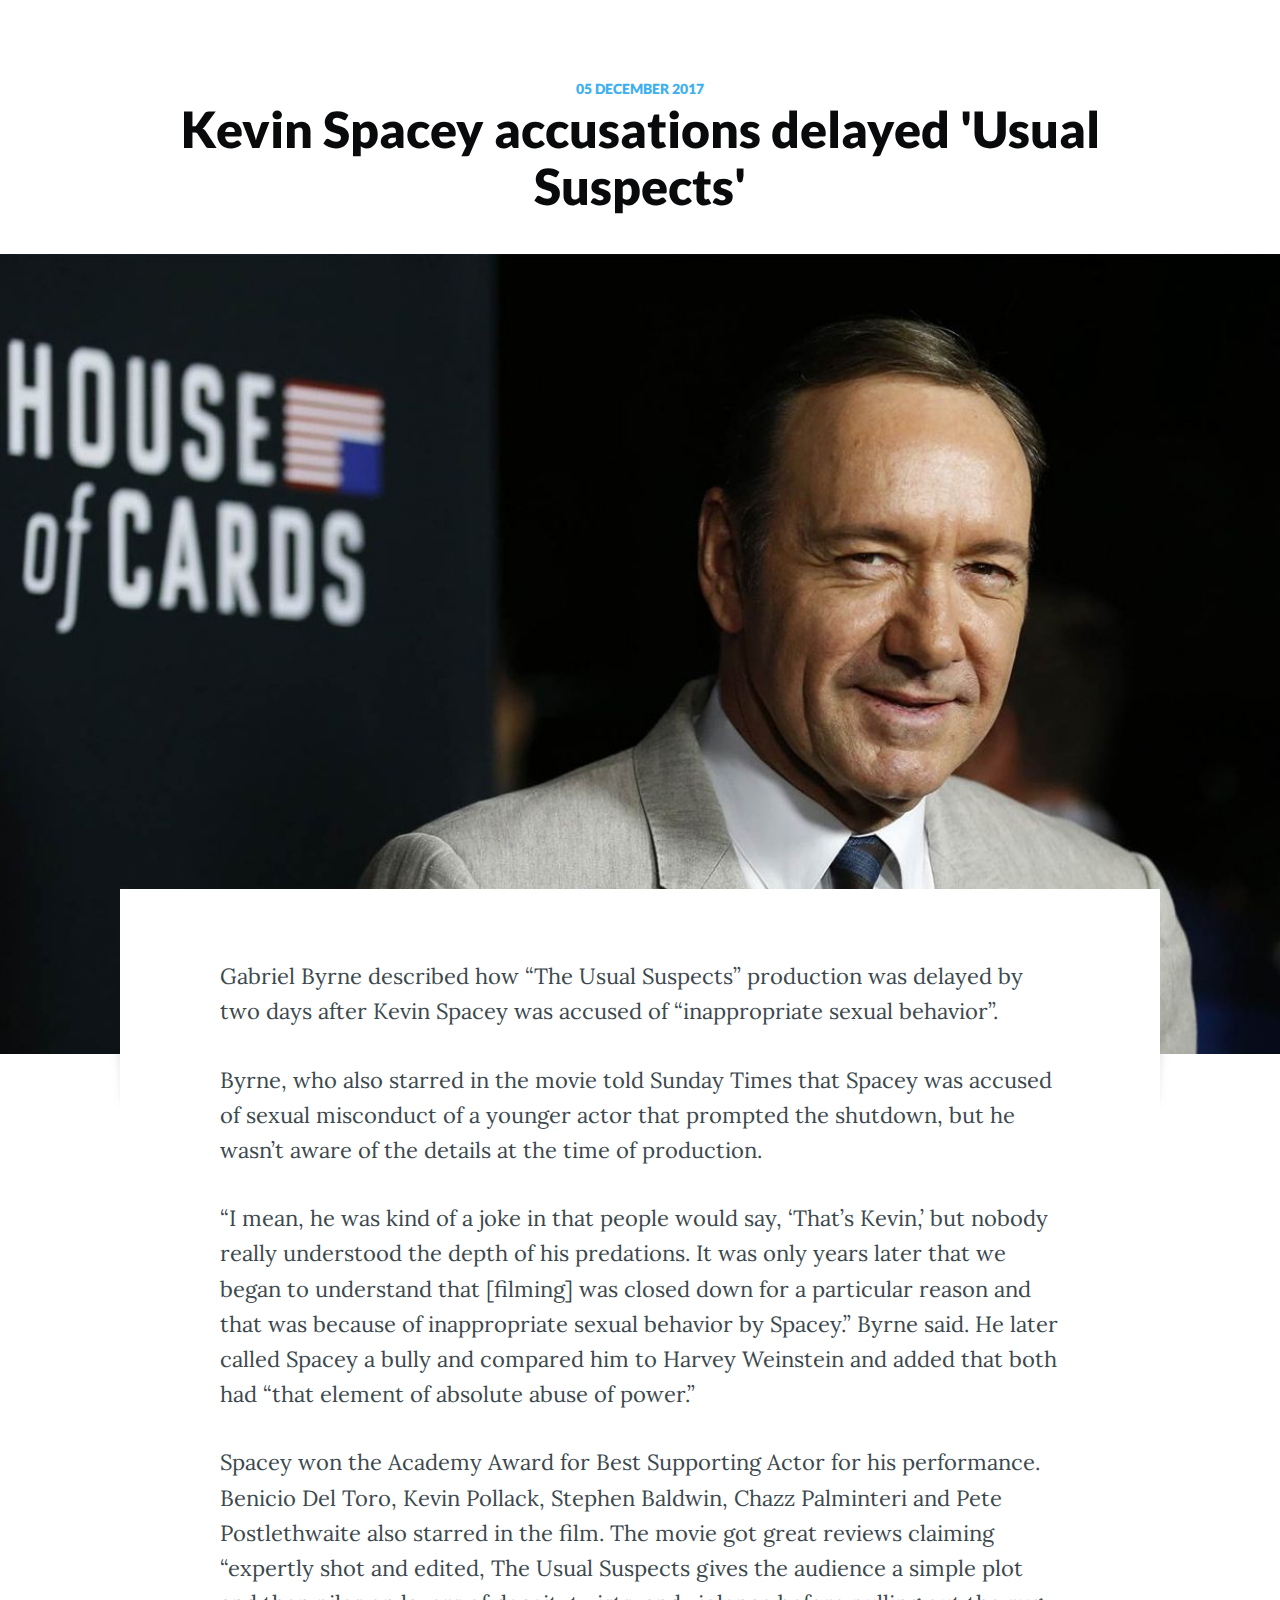
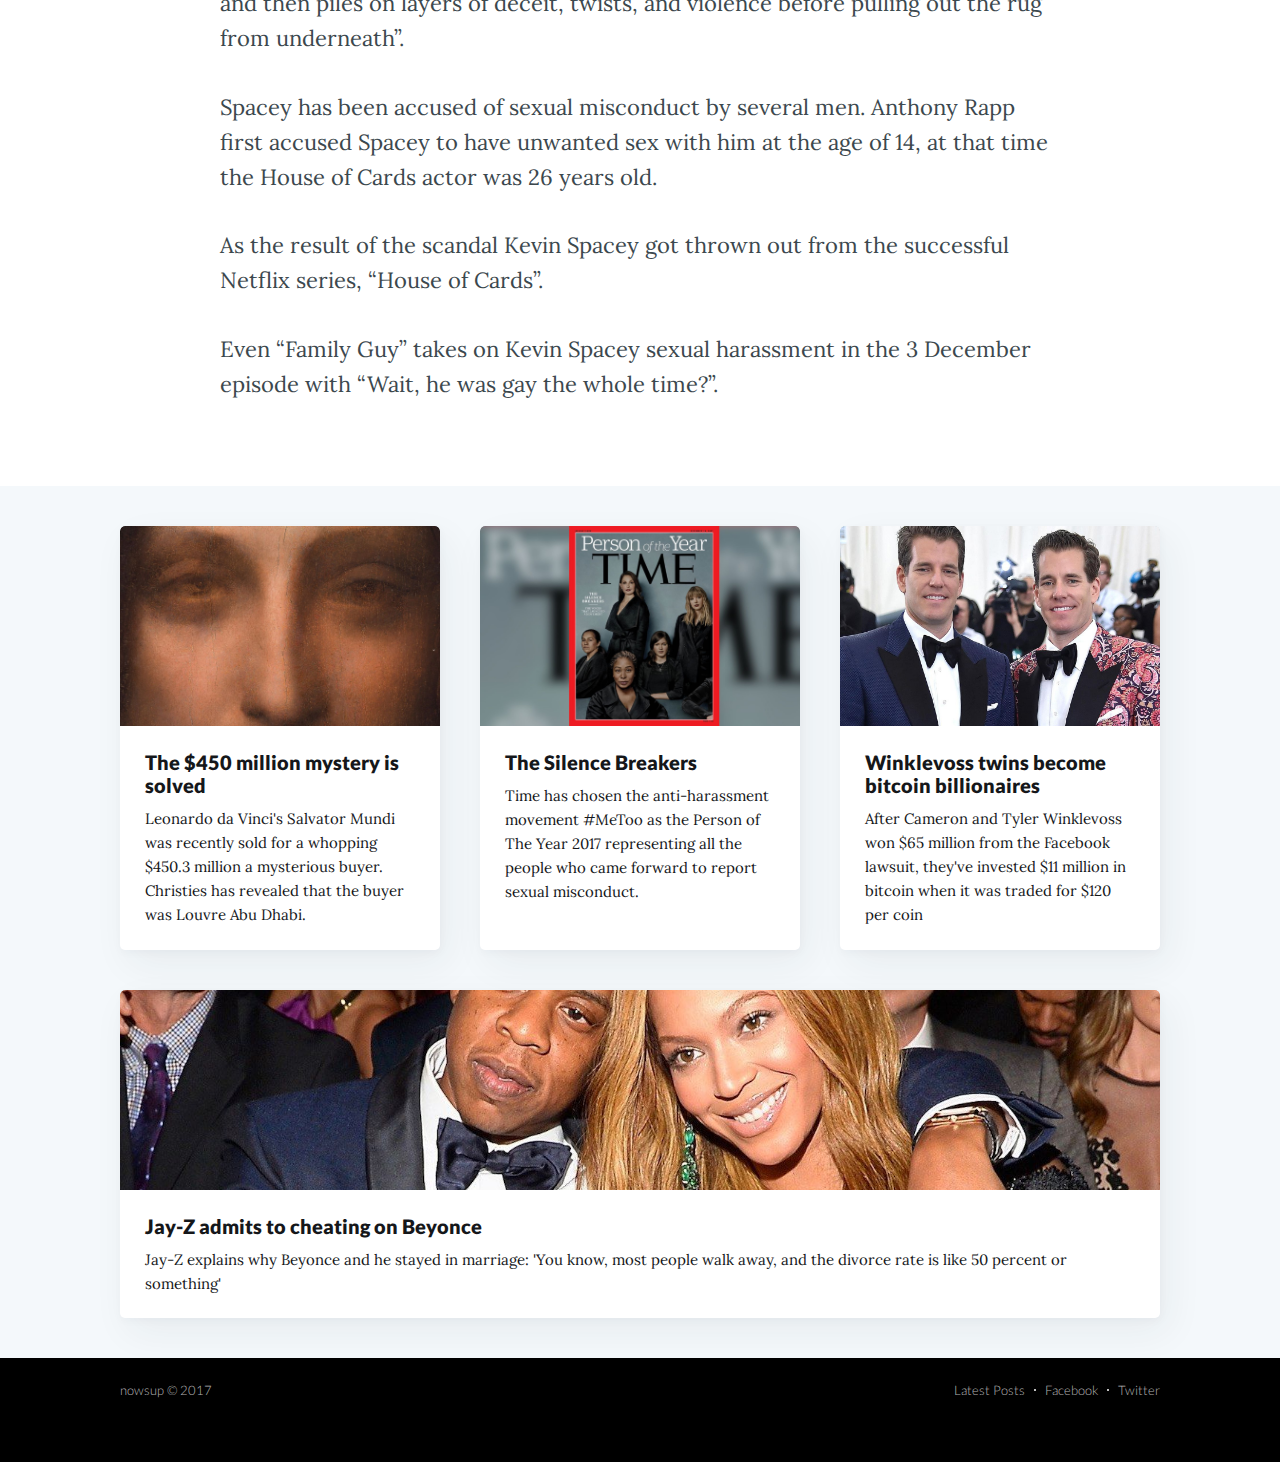
<file: news/gossip/kevin-spacey-accusations-delayed-usual-suspects-production/index.html>
<!DOCTYPE html><html xmlns="http://www.w3.org/1999/xhtml" xml:lang="en" lang="en-us"><head><link rel="icon" type="image/png" href="/favicon.png"><meta charset="utf-8"><meta name="viewport" content="width=device-width,initial-scale=1,shrink-to-fit=no,user-scalable=no"><title>Kevin Spacey accusations delayed 'Usual Suspects' - nowsup</title><meta name="title" content="Kevin Spacey accusations delayed 'Usual Suspects' - nowsup"><meta name="description" content="Gabriel Byrne described how 'The Usual Suspects' production was delayed by two days after Kevin Spacey was accused of 'inappropriate sexual behavior'"><meta property="og:url" content="https://www.nowsup.com/news/gossip/kevin-spacey-accusations-delayed-usual-suspects-production/"><meta property="og:title" content="Kevin Spacey accusations delayed 'Usual Suspects' - nowsup"><meta property="og:description" content="Gabriel Byrne described how 'The Usual Suspects' production was delayed by two days after Kevin Spacey was accused of 'inappropriate sexual behavior'"><meta property="og:image" content=""><meta property="fb:app_id" content="140573606593678"><meta property="og:type" content="article"><meta property="og:site_name" content="nowsup"><meta name="twitter:card" content="summary_large_image"><meta name="twitter:creator" content="@nowsupdotcom"><meta name="twitter:site" content="@nowsupdotcom"><script async src="https://www.googletagmanager.com/gtag/js?id=UA-72162882-4"></script><script>function gtag(){dataLayer.push(arguments)}window.dataLayer=window.dataLayer||[],gtag("js",new Date),gtag("config","UA-72162882-4")</script><style>a,article,aside,blockquote,body,caption,div,dl,dt,em,embed,fieldset,figcaption,figure,footer,form,h1,h2,h3,h4,h5,h6,header,html,img,label,li,menu,nav,object,ol,p,pre,section,small,span,strong,sub,summary,sup,table,tbody,td,tfoot,th,thead,time,tr,tt,ul,var,video{margin:0;padding:0;border:0;font:inherit;font-size:100%;vertical-align:baseline}img{max-width:100%}html{box-sizing:border-box;font-family:sans-serif;-ms-text-size-adjust:100%;-webkit-text-size-adjust:100%}*,:after,:before{box-sizing:inherit}a{background-color:transparent}a:active,a:hover{outline:0}html{overflow-y:scroll;font-size:62.5%;-webkit-tap-highlight-color:transparent}body,html{overflow-x:hidden}body{color:#3c484e;font-size:1.5rem;line-height:1.6em;font-weight:400;font-style:normal;letter-spacing:0;text-rendering:optimizeLegibility;background:#fff;-webkit-font-smoothing:antialiased;-moz-osx-font-smoothing:grayscale;-moz-font-feature-settings:"liga" on}::-moz-selection{text-shadow:none;background:#cbeafb}::selection{text-shadow:none;background:#cbeafb}blockquote,dl,ol,p,ul{margin:0 0 1.5em}a{color:#26a8ed;text-decoration:none}a:hover{text-decoration:underline}h1,h2,h3,h4,h5,h6{margin-top:0;line-height:1.15;font-weight:700;text-rendering:optimizeLegibility}h1{margin:0 0 .5em;font-size:5rem;font-weight:700}@media (max-width:500px){h1{font-size:2.2rem}}h2{margin:1.5em 0 .5em;font-size:2rem}@media (max-width:500px){h2{font-size:1.8rem}}body{background:#f4f8fb}.site-wrapper{display:-ms-flexbox;display:flex;-ms-flex-direction:column;flex-direction:column;min-height:100vh}.site-main{z-index:100;-ms-flex-positive:1;flex-grow:1}.outer{position:relative;padding:0 4vw}.inner{margin:0 auto;max-width:1040px;width:100%}@media (min-width:900px){.author-template .post-feed,.home-template .post-feed,.tag-template .post-feed{margin-top:-70px;padding-top:0}.home-template .site-nav{position:relative;top:-70px}}.site-header{position:relative;padding-top:12px;padding-bottom:12px;color:#fff;background:#090a0b no-repeat 50%;background-size:cover}.site-header:before{bottom:0;background:rgba(0,0,0,.18)}.site-header:after,.site-header:before{content:"";position:absolute;top:0;right:0;left:0;z-index:10;display:block}.site-header:after{bottom:auto;height:80px;background:linear-gradient(rgba(0,0,0,.1),transparent)}.site-header.no-cover:after,.site-header.no-cover:before{display:none}.site-header-content{display:-ms-flexbox;display:flex;-ms-flex-direction:column;flex-direction:column;-ms-flex-pack:center;justify-content:center;-ms-flex-align:center;align-items:center;padding:10vw 4vw;min-height:200px;max-height:450px;text-align:center}.site-title{z-index:10;margin:0;padding:0;font-size:3.8rem;font-weight:700}.site-logo{max-height:45px}.site-description{z-index:10;margin:0;padding:5px 0;font-size:2.2rem;font-weight:300;letter-spacing:.5px;opacity:.8}@media (max-width:500px){.site-title{font-size:3rem}.site-description{font-size:1.8rem}}.post-feed{position:relative;-ms-flex-wrap:wrap;flex-wrap:wrap;margin:0 -20px;padding:40px 0 0}.post-card,.post-feed{display:-ms-flexbox;display:flex}.post-card{-ms-flex:1 1 300px;flex:1 1 300px;-ms-flex-direction:column;flex-direction:column;overflow:hidden;margin:0 20px 40px;min-height:300px;background:#fff 50%;background-size:cover;border-radius:5px;box-shadow:8px 14px 38px rgba(39,44,49,.06),1px 3px 8px rgba(39,44,49,.03);transition:all .5s ease}.post-card:hover{box-shadow:0 0 1px rgba(39,44,49,.1),0 3px 16px rgba(39,44,49,.07);transition:all .3s ease;transform:translate3D(0,-1px,0)}.post-card-image-link{position:relative;display:block;overflow:hidden;border-radius:5px 5px 0 0}.post-card-image{width:auto;height:200px;background:#c5d2d9 no-repeat 50%;background-size:cover}.post-card-content-link{position:relative;display:block;padding:25px 25px 0;color:#15171a}.post-card-content-link:hover{text-decoration:none}.post-card-tags{display:block;margin-bottom:4px;color:#738a94;font-size:1.2rem;line-height:1.15em;font-weight:700;letter-spacing:.5px;text-transform:uppercase}.post-card-title{margin-top:0}.post-card-content{-ms-flex-positive:1;flex-grow:1;display:-ms-flexbox;display:flex;-ms-flex-direction:column;flex-direction:column;-ms-flex-pack:justify;justify-content:space-between}.post-card-meta{padding:0 25px 25px}@media (min-width:795px){.home-template .post-feed .post-card:nth-child(6n+1):not(.no-image){-ms-flex:1 1 100%;flex:1 1 100%;-ms-flex-direction:row;flex-direction:row}.home-template .post-feed .post-card:nth-child(6n+1):not(.no-image) .post-card-image-link{position:relative;-ms-flex:1 1 auto;flex:1 1 auto;border-radius:5px 0 0 5px}.home-template .post-feed .post-card:nth-child(6n+1):not(.no-image) .post-card-image{position:absolute;width:100%;height:100%}.home-template .post-feed .post-card:nth-child(6n+1):not(.no-image) .post-card-content{-ms-flex:0 1 357px;flex:0 1 357px}.home-template .post-feed .post-card:nth-child(6n+1):not(.no-image) h2{font-size:2.6rem}.home-template .post-feed .post-card:nth-child(6n+1):not(.no-image) p{font-size:1.8rem;line-height:1.55em}.home-template .post-feed .post-card:nth-child(6n+1):not(.no-image) .post-card-content-link{padding:30px 40px 0}.home-template .post-feed .post-card:nth-child(6n+1):not(.no-image) .post-card-meta{padding:0 40px 30px}}.home-template .site-header:after{display:none}@media (max-width:650px){.post-feed{padding-top:5vw}.post-card{margin:0 20px 5vw}}.page-template .site-main,.post-template .site-main{padding-bottom:4vw;background:#fff}.post-full{position:relative;z-index:50}.post-full-header{margin:0 auto;padding:4vw 3vw 3vw;max-width:1040px;text-align:center}@media (max-width:500px){.post-full-header{padding:8vw 3vw 8vw}}.post-full-meta{display:-ms-flexbox;display:flex;-ms-flex-pack:center;justify-content:center;-ms-flex-align:center;align-items:center;color:#738a94;font-size:1.4rem;font-weight:600;text-transform:uppercase}.post-full-meta-date{color:#3eb0ef}.post-full-title{margin:0;color:#090a0b}.date-divider{display:inline-block;margin:0 6px 1px}.post-full-image{margin:0 -10vw -165px;height:800px;background:#c5d2d9 50%;background-size:cover;border-radius:5px}@media (max-width:1170px){.post-full-image{margin:0 -4vw -100px;height:600px;border-radius:0}}@media (max-width:800px){.post-full-image{height:400px}}.post-full-content{position:relative;margin:0 auto;padding:70px 100px 0;min-height:230px;font-size:2.2rem;line-height:1.6em;background:#fff}@media (max-width:1170px){.post-full-content{padding:5vw 7vw 0}}@media (max-width:800px){.post-full-content{font-size:1.9rem}}.post-full-content:before{left:-5px;transform:rotate(-5deg)}.post-full-content:after,.post-full-content:before{content:"";position:absolute;top:15px;z-index:-1;display:block;width:20px;height:200px;background:rgba(39,44,49,.15);filter:blur(5px)}.post-full-content:after{right:-5px;transform:rotate(5deg)}@media (max-width:500px){.post-full-meta{font-size:1.2rem;line-height:1.3em}.post-full-title{font-size:2.9rem}.post-full-image{margin-bottom:4vw;height:350px}.post-full-content{padding:0}.post-full-content:after,.post-full-content:before{display:none}}.floating-header{visibility:hidden}@font-face{font-family:Lato;font-style:normal;font-weight:900;src:local('Lato Black'),local('Lato-Black'),url(/assets/fonts/lato900-01.woff2) format('woff2')}@font-face{font-family:Lato;font-style:normal;font-weight:300;src:local('Lato Light'),local('Lato-Light'),url(/assets/fonts/lato300-01.woff2) format('woff2')}@font-face{font-family:Lato;font-style:italic;font-weight:300;src:local('Lato Light Italic'),local('Lato-LightItalic'),url(/assets/fonts/lato300i-01.woff2) format('woff2')}@font-face{font-family:Lora;font-style:italic;font-weight:400;src:local('Lora Italic'),local('Lora-Italic'),url(/assets/fonts/lora400i-01.woff2) format('woff2')}@font-face{font-family:Lora;font-style:italic;font-weight:700;src:local('Lora Bold Italic'),local('Lora-BoldItalic'),url(/assets/fonts/lora700i-01.woff2) format('woff2')}@font-face{font-family:Lora;font-style:normal;font-weight:400;src:local('Lora Regular'),local('Lora-Regular'),url(/assets/fonts/lora400-01.woff2) format('woff2')}@font-face{font-family:Lora;font-style:normal;font-weight:700;src:local('Lora Bold'),local('Lora-Bold'),url(/assets/fonts/lora700-01.woff2) format('woff2')}body{font-family:serif}.fonts-loaded body{font-family:Lora,serif}.floating-header,.post-full-meta,footer,h1,h2,h3,header{font-family:sans-serif}.fonts-loaded .floating-header,.fonts-loaded .post-full-meta,.fonts-loaded footer,.fonts-loaded h1,.fonts-loaded h2,.fonts-loaded h3,.fonts-loaded header{font-family:Lato,sans-serif}</style><script>if(sessionStorage&&sessionStorage.fontsLoaded){var html=document.documentElement;html.classList.add("fonts-loaded")}</script></head><body class="post-template tag-gossip"><div class="site-wrapper"><main class="site-main outer"><div class="inner"><article class="post-full post tag-gossip"><header class="post-full-header"><section class="post-full-meta"><time class="post-full-meta-date" datetime="2017-12-05">05 December 2017</time></section><h1 class="post-full-title">Kevin Spacey accusations delayed 'Usual Suspects'</h1></header><figure class="post-full-image" style="background-image:url(/assets/images/kevin-spacey-at-premiere-34eT.jpg)"></figure><section class="post-full-content"><div class="kg-card-markdown"><p>Gabriel Byrne described how “The Usual Suspects” production was delayed by two days after Kevin Spacey was accused of “inappropriate sexual behavior”.</p><p>Byrne, who also starred in the movie told Sunday Times that Spacey was accused of sexual misconduct of a younger actor that prompted the shutdown, but he wasn’t aware of the details at the time of production.</p><p>“I mean, he was kind of a joke in that people would say, ‘That’s Kevin,’ but nobody really understood the depth of his predations. It was only years later that we began to understand that [filming] was closed down for a particular reason and that was because of inappropriate sexual behavior by Spacey.” Byrne said. He later called Spacey a bully and compared him to Harvey Weinstein and added that both had “that element of absolute abuse of power.”</p><p>Spacey won the Academy Award for Best Supporting Actor for his performance. Benicio Del Toro, Kevin Pollack, Stephen Baldwin, Chazz Palminteri and Pete Postlethwaite also starred in the film. The movie got great reviews claiming “expertly shot and edited, The Usual Suspects gives the audience a simple plot and then piles on layers of deceit, twists, and violence before pulling out the rug from underneath”.</p><p>Spacey has been accused of sexual misconduct by several men. Anthony Rapp first accused Spacey to have unwanted sex with him at the age of 14, at that time the House of Cards actor was 26 years old.</p><p>As the result of the scandal Kevin Spacey got thrown out from the successful Netflix series, “House of Cards”.</p><p>Even “Family Guy” takes on Kevin Spacey sexual harassment in the 3 December episode with “Wait, he was gay the whole time?”.</p></div></section></article></div></main><aside class="read-next outer"><div class="inner"><div class="read-next-feed"><article class="post-card post"><a class="post-card-image-link" href="/news/art/da-vincis-salvator-mundi-goes-to-louvre-abu-dhabi/"><div class="post-card-image" style="background-image:url(/assets/images/salvator-mundi-close-eyes-34eT.jpg)"></div></a><div class="post-card-content"><a class="post-card-content-link" href="/news/art/da-vincis-salvator-mundi-goes-to-louvre-abu-dhabi/"><header class="post-card-header"><h2 class="post-card-title">The $450 million mystery is solved</h2></header><section class="post-card-excerpt"><p>Leonardo da Vinci's Salvator Mundi was recently sold for a whopping $450.3 million a mysterious buyer. Christies has revealed that the buyer was Louvre Abu Dhabi.</p></section></a></div></article><article class="post-card post"><a class="post-card-image-link" href="/news/person-of-the-year-2017-the-silence-breakers/"><div class="post-card-image" style="background-image:url(/assets/images/person-of-the-year-2017-the-silence-breakers-YT5G.jpg)"></div></a><div class="post-card-content"><a class="post-card-content-link" href="/news/person-of-the-year-2017-the-silence-breakers/"><header class="post-card-header"><h2 class="post-card-title">The Silence Breakers</h2></header><section class="post-card-excerpt"><p>Time has chosen the anti-harassment movement #MeToo as the Person of The Year 2017 representing all the people who came forward to report sexual misconduct.</p></section></a></div></article><article class="post-card post"><a class="post-card-image-link" href="/news/money/winklewoss-brothers-become-bitcoin-billionares/"><div class="post-card-image" style="background-image:url(/assets/images/winklewoss-twins-TM7X.jpg)"></div></a><div class="post-card-content"><a class="post-card-content-link" href="/news/money/winklewoss-brothers-become-bitcoin-billionares/"><header class="post-card-header"><h2 class="post-card-title">Winklevoss twins become bitcoin billionaires</h2></header><section class="post-card-excerpt"><p>After Cameron and Tyler Winklevoss won $65 million from the Facebook lawsuit, they've invested $11 million in bitcoin when it was traded for $120 per coin</p></section></a></div></article><article class="post-card post"><a class="post-card-image-link" href="/news/gossip/jay-z-cheated-on-beyonce/"><div class="post-card-image" style="background-image:url(/assets/images/jay-z-cheated-on-beyonce-kjdHe7a.jpg)"></div></a><div class="post-card-content"><a class="post-card-content-link" href="/news/gossip/jay-z-cheated-on-beyonce/"><header class="post-card-header"><h2 class="post-card-title">Jay-Z admits to cheating on Beyonce</h2></header><section class="post-card-excerpt"><p>Jay-Z explains why Beyonce and he stayed in marriage: 'You know, most people walk away, and the divorce rate is like 50 percent or something'</p></section></a></div></article></div></div></aside><div class="floating-header"><div class="floating-header-logo"><a href="/"><span><font style="font-weight:900">now</font><font style="font-weight:300">sup</font></span></a></div><span class="floating-header-divider">|</span><div class="floating-header-title">Kevin Spacey accusations delayed 'Usual Suspects'</div><div class="floating-header-share"><a class="floating-header-share-tw" href="https://twitter.com/share?text=Kevin%20Spacey%20accusations%20delayed%20%27Usual%20Suspects%27%20%23metoo&url=https://www.nowsup.com/news/gossip/kevin-spacey-accusations-delayed-usual-suspects-production/" onclick='return window.open(this.href,"share-twitter","width=550,height=235"),!1'><svg xmlns="http://www.w3.org/2000/svg" viewBox="0 0 32 32"><path d="M30.063 7.313c-.813 1.125-1.75 2.125-2.875 2.938v.75c0 1.563-.188 3.125-.688 4.625a15.088 15.088 0 0 1-2.063 4.438c-.875 1.438-2 2.688-3.25 3.813a15.015 15.015 0 0 1-4.625 2.563c-1.813.688-3.75 1-5.75 1-3.25 0-6.188-.875-8.875-2.625.438.063.875.125 1.375.125 2.688 0 5.063-.875 7.188-2.5-1.25 0-2.375-.375-3.375-1.125s-1.688-1.688-2.063-2.875c.438.063.813.125 1.125.125.5 0 1-.063 1.5-.25-1.313-.25-2.438-.938-3.313-1.938a5.673 5.673 0 0 1-1.313-3.688v-.063c.813.438 1.688.688 2.625.688a5.228 5.228 0 0 1-1.875-2c-.5-.875-.688-1.813-.688-2.75 0-1.063.25-2.063.75-2.938 1.438 1.75 3.188 3.188 5.25 4.25s4.313 1.688 6.688 1.813a5.579 5.579 0 0 1 1.5-5.438c1.125-1.125 2.5-1.688 4.125-1.688s3.063.625 4.188 1.813a11.48 11.48 0 0 0 3.688-1.375c-.438 1.375-1.313 2.438-2.563 3.188 1.125-.125 2.188-.438 3.313-.875z"></path></svg> </a><a class="floating-header-share-fb" href="https://www.facebook.com/sharer/sharer.php?u=https://www.nowsup.com/news/gossip/kevin-spacey-accusations-delayed-usual-suspects-production/" onclick='return window.open(this.href,"share-facebook","width=580,height=296"),!1'><svg xmlns="http://www.w3.org/2000/svg" viewBox="0 0 32 32"><path d="M19 6h5V0h-5c-3.86 0-7 3.14-7 7v3H8v6h4v16h6V16h5l1-6h-6V7c0-.542.458-1 1-1z"></path></svg></a></div><progress class="progress" value="0"><div class="progress-container"><span class="progress-bar"></span></div></progress></div><footer class="site-footer outer"><div class="site-footer-content inner"><section class="copyright"><a href="/">nowsup</a> © 2017</section><nav class="site-footer-nav"><a href="/">Latest Posts</a> <a href="https://www.facebook.com/nowsupdotcom" target="_blank" rel="noopener">Facebook</a> <a href="https://twitter.com/nowsupdotcom" target="_blank" rel="noopener">Twitter</a></nav></div></footer></div><script defer="defer" src="/assets/main.js"></script><noscript id="deferred-styles"><link rel="stylesheet" href="/assets/main.css"></noscript><script>var loadDeferredStyles=function(){var e=document.getElementById("deferred-styles"),t=document.createElement("div");t.innerHTML=e.textContent,document.body.appendChild(t),e.parentElement.removeChild(e)},raf=requestAnimationFrame||mozRequestAnimationFrame||webkitRequestAnimationFrame||msRequestAnimationFrame;raf?raf(function(){window.setTimeout(loadDeferredStyles,0)}):window.addEventListener("load",loadDeferredStyles)</script></body></html>
</file>
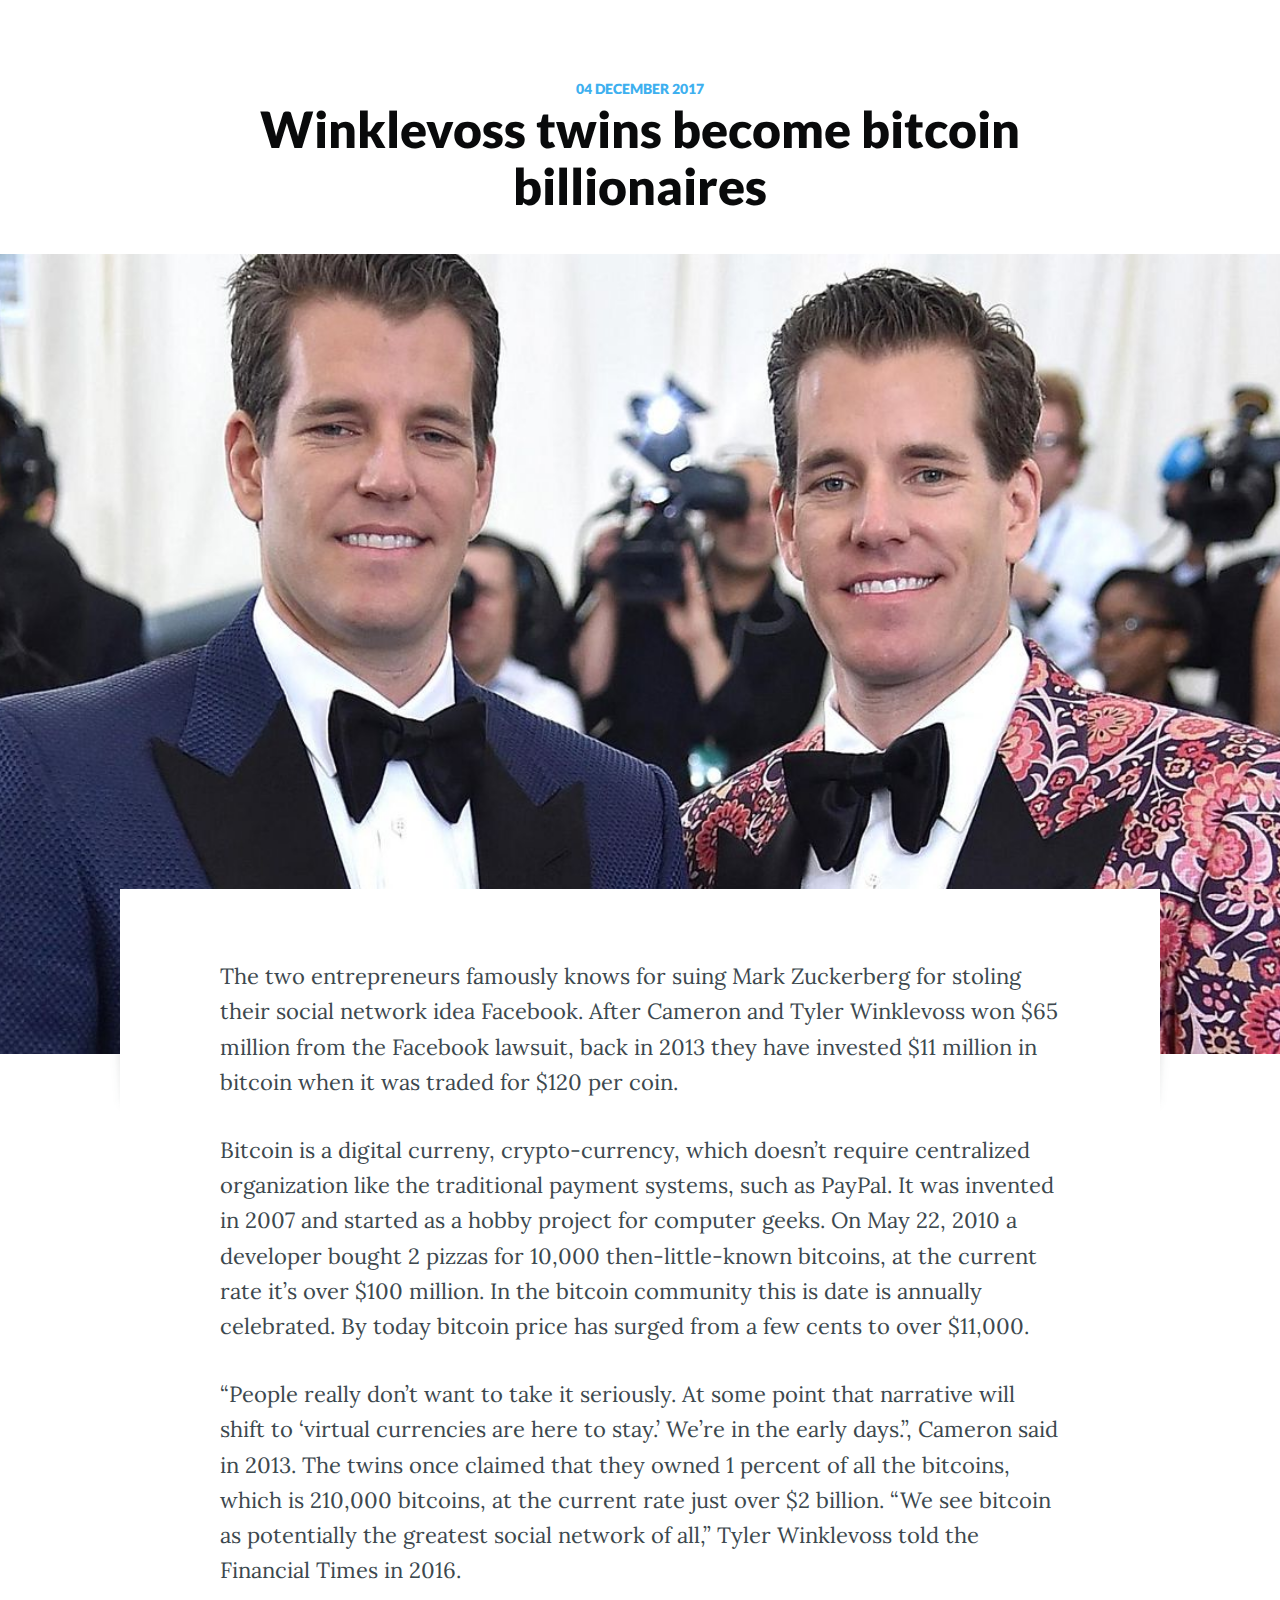
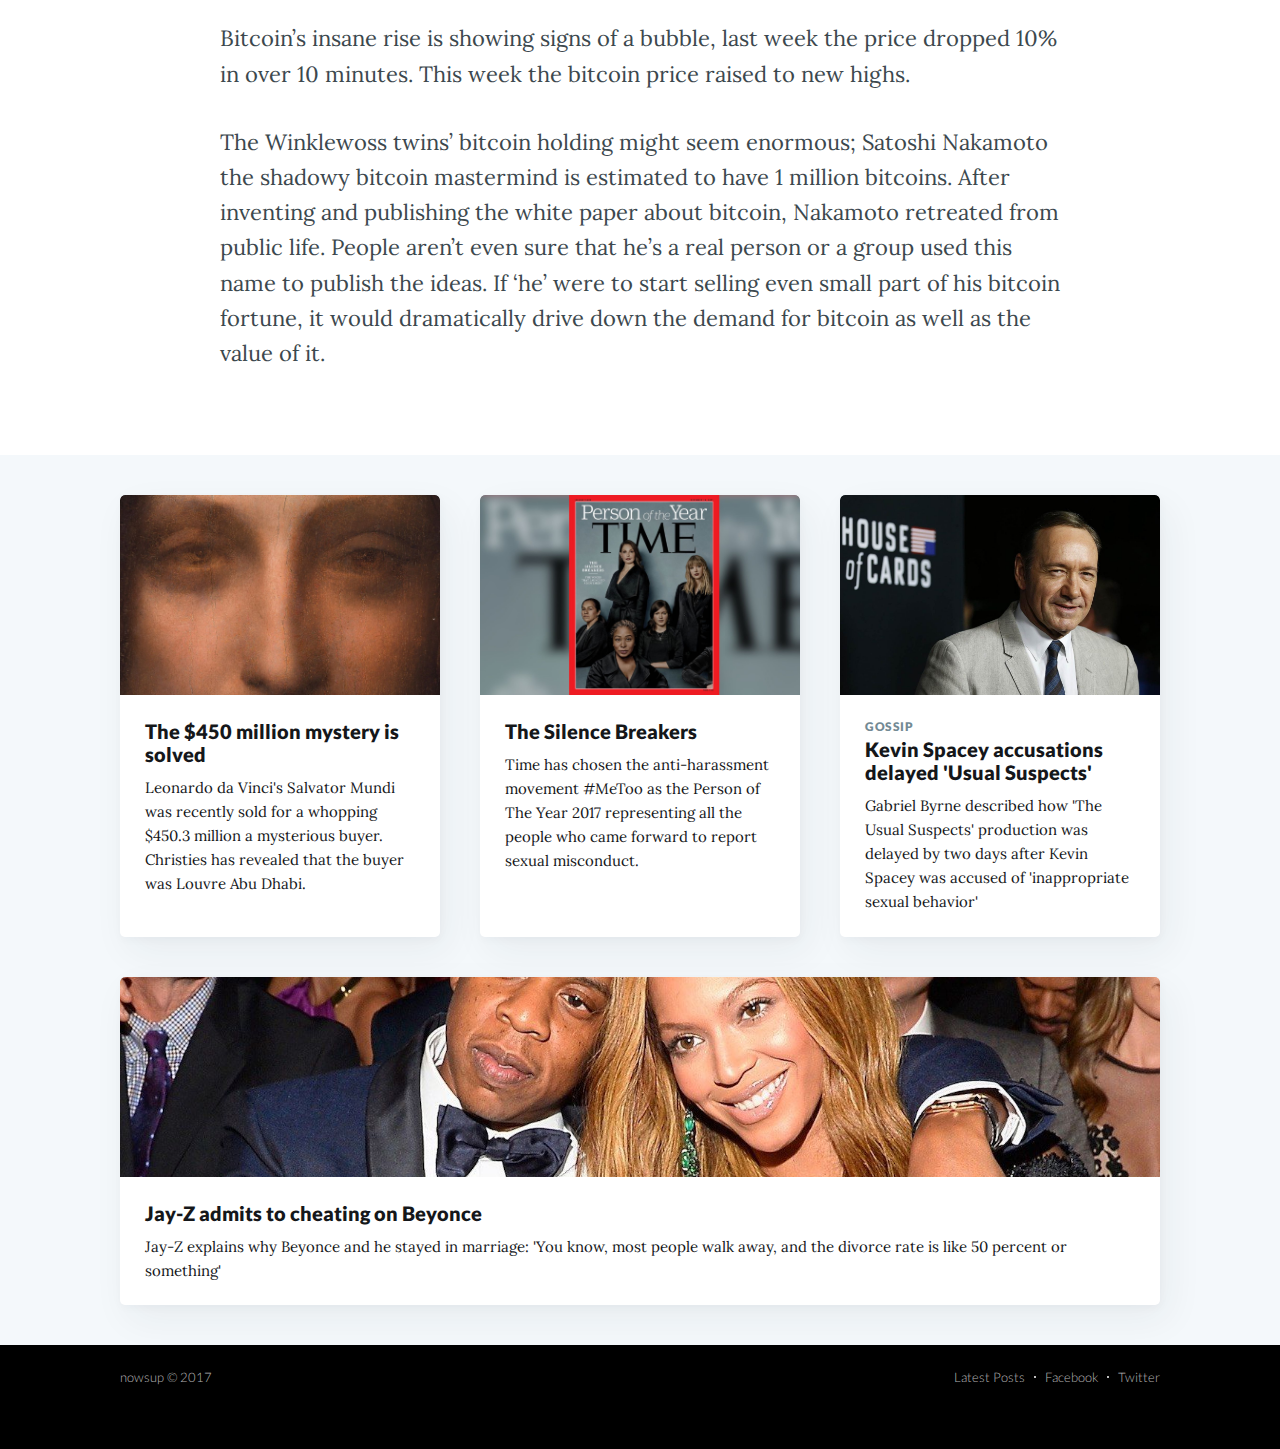
<file: news/money/winklewoss-brothers-become-bitcoin-billionares/index.html>
<!DOCTYPE html><html xmlns="http://www.w3.org/1999/xhtml" xml:lang="en" lang="en-us"><head><link rel="icon" type="image/png" href="/favicon.png"><meta charset="utf-8"><meta name="viewport" content="width=device-width,initial-scale=1,shrink-to-fit=no,user-scalable=no"><title>Winklevoss twins become bitcoin billionaires - nowsup</title><meta name="title" content="Winklevoss twins become bitcoin billionaires - nowsup"><meta name="description" content="After Cameron and Tyler Winklevoss won $65 million from the Facebook lawsuit, they've invested $11 million in bitcoin when it was traded for $120 per coin"><meta property="og:url" content="https://www.nowsup.com/news/money/winklewoss-brothers-become-bitcoin-billionares/"><meta property="og:title" content="Winklevoss twins become bitcoin billionaires - nowsup"><meta property="og:description" content="After Cameron and Tyler Winklevoss won $65 million from the Facebook lawsuit, they've invested $11 million in bitcoin when it was traded for $120 per coin"><meta property="og:image" content=""><meta property="fb:app_id" content="140573606593678"><meta property="og:type" content="article"><meta property="og:site_name" content="nowsup"><meta name="twitter:card" content="summary_large_image"><meta name="twitter:creator" content="@nowsupdotcom"><meta name="twitter:site" content="@nowsupdotcom"><script async src="https://www.googletagmanager.com/gtag/js?id=UA-72162882-4"></script><script>function gtag(){dataLayer.push(arguments)}window.dataLayer=window.dataLayer||[],gtag("js",new Date),gtag("config","UA-72162882-4")</script><style>a,article,aside,blockquote,body,caption,div,dl,dt,em,embed,fieldset,figcaption,figure,footer,form,h1,h2,h3,h4,h5,h6,header,html,img,label,li,menu,nav,object,ol,p,pre,section,small,span,strong,sub,summary,sup,table,tbody,td,tfoot,th,thead,time,tr,tt,ul,var,video{margin:0;padding:0;border:0;font:inherit;font-size:100%;vertical-align:baseline}img{max-width:100%}html{box-sizing:border-box;font-family:sans-serif;-ms-text-size-adjust:100%;-webkit-text-size-adjust:100%}*,:after,:before{box-sizing:inherit}a{background-color:transparent}a:active,a:hover{outline:0}html{overflow-y:scroll;font-size:62.5%;-webkit-tap-highlight-color:transparent}body,html{overflow-x:hidden}body{color:#3c484e;font-size:1.5rem;line-height:1.6em;font-weight:400;font-style:normal;letter-spacing:0;text-rendering:optimizeLegibility;background:#fff;-webkit-font-smoothing:antialiased;-moz-osx-font-smoothing:grayscale;-moz-font-feature-settings:"liga" on}::-moz-selection{text-shadow:none;background:#cbeafb}::selection{text-shadow:none;background:#cbeafb}blockquote,dl,ol,p,ul{margin:0 0 1.5em}a{color:#26a8ed;text-decoration:none}a:hover{text-decoration:underline}h1,h2,h3,h4,h5,h6{margin-top:0;line-height:1.15;font-weight:700;text-rendering:optimizeLegibility}h1{margin:0 0 .5em;font-size:5rem;font-weight:700}@media (max-width:500px){h1{font-size:2.2rem}}h2{margin:1.5em 0 .5em;font-size:2rem}@media (max-width:500px){h2{font-size:1.8rem}}body{background:#f4f8fb}.site-wrapper{display:-ms-flexbox;display:flex;-ms-flex-direction:column;flex-direction:column;min-height:100vh}.site-main{z-index:100;-ms-flex-positive:1;flex-grow:1}.outer{position:relative;padding:0 4vw}.inner{margin:0 auto;max-width:1040px;width:100%}@media (min-width:900px){.author-template .post-feed,.home-template .post-feed,.tag-template .post-feed{margin-top:-70px;padding-top:0}.home-template .site-nav{position:relative;top:-70px}}.site-header{position:relative;padding-top:12px;padding-bottom:12px;color:#fff;background:#090a0b no-repeat 50%;background-size:cover}.site-header:before{bottom:0;background:rgba(0,0,0,.18)}.site-header:after,.site-header:before{content:"";position:absolute;top:0;right:0;left:0;z-index:10;display:block}.site-header:after{bottom:auto;height:80px;background:linear-gradient(rgba(0,0,0,.1),transparent)}.site-header.no-cover:after,.site-header.no-cover:before{display:none}.site-header-content{display:-ms-flexbox;display:flex;-ms-flex-direction:column;flex-direction:column;-ms-flex-pack:center;justify-content:center;-ms-flex-align:center;align-items:center;padding:10vw 4vw;min-height:200px;max-height:450px;text-align:center}.site-title{z-index:10;margin:0;padding:0;font-size:3.8rem;font-weight:700}.site-logo{max-height:45px}.site-description{z-index:10;margin:0;padding:5px 0;font-size:2.2rem;font-weight:300;letter-spacing:.5px;opacity:.8}@media (max-width:500px){.site-title{font-size:3rem}.site-description{font-size:1.8rem}}.post-feed{position:relative;-ms-flex-wrap:wrap;flex-wrap:wrap;margin:0 -20px;padding:40px 0 0}.post-card,.post-feed{display:-ms-flexbox;display:flex}.post-card{-ms-flex:1 1 300px;flex:1 1 300px;-ms-flex-direction:column;flex-direction:column;overflow:hidden;margin:0 20px 40px;min-height:300px;background:#fff 50%;background-size:cover;border-radius:5px;box-shadow:8px 14px 38px rgba(39,44,49,.06),1px 3px 8px rgba(39,44,49,.03);transition:all .5s ease}.post-card:hover{box-shadow:0 0 1px rgba(39,44,49,.1),0 3px 16px rgba(39,44,49,.07);transition:all .3s ease;transform:translate3D(0,-1px,0)}.post-card-image-link{position:relative;display:block;overflow:hidden;border-radius:5px 5px 0 0}.post-card-image{width:auto;height:200px;background:#c5d2d9 no-repeat 50%;background-size:cover}.post-card-content-link{position:relative;display:block;padding:25px 25px 0;color:#15171a}.post-card-content-link:hover{text-decoration:none}.post-card-tags{display:block;margin-bottom:4px;color:#738a94;font-size:1.2rem;line-height:1.15em;font-weight:700;letter-spacing:.5px;text-transform:uppercase}.post-card-title{margin-top:0}.post-card-content{-ms-flex-positive:1;flex-grow:1;display:-ms-flexbox;display:flex;-ms-flex-direction:column;flex-direction:column;-ms-flex-pack:justify;justify-content:space-between}.post-card-meta{padding:0 25px 25px}@media (min-width:795px){.home-template .post-feed .post-card:nth-child(6n+1):not(.no-image){-ms-flex:1 1 100%;flex:1 1 100%;-ms-flex-direction:row;flex-direction:row}.home-template .post-feed .post-card:nth-child(6n+1):not(.no-image) .post-card-image-link{position:relative;-ms-flex:1 1 auto;flex:1 1 auto;border-radius:5px 0 0 5px}.home-template .post-feed .post-card:nth-child(6n+1):not(.no-image) .post-card-image{position:absolute;width:100%;height:100%}.home-template .post-feed .post-card:nth-child(6n+1):not(.no-image) .post-card-content{-ms-flex:0 1 357px;flex:0 1 357px}.home-template .post-feed .post-card:nth-child(6n+1):not(.no-image) h2{font-size:2.6rem}.home-template .post-feed .post-card:nth-child(6n+1):not(.no-image) p{font-size:1.8rem;line-height:1.55em}.home-template .post-feed .post-card:nth-child(6n+1):not(.no-image) .post-card-content-link{padding:30px 40px 0}.home-template .post-feed .post-card:nth-child(6n+1):not(.no-image) .post-card-meta{padding:0 40px 30px}}.home-template .site-header:after{display:none}@media (max-width:650px){.post-feed{padding-top:5vw}.post-card{margin:0 20px 5vw}}.page-template .site-main,.post-template .site-main{padding-bottom:4vw;background:#fff}.post-full{position:relative;z-index:50}.post-full-header{margin:0 auto;padding:4vw 3vw 3vw;max-width:1040px;text-align:center}@media (max-width:500px){.post-full-header{padding:8vw 3vw 8vw}}.post-full-meta{display:-ms-flexbox;display:flex;-ms-flex-pack:center;justify-content:center;-ms-flex-align:center;align-items:center;color:#738a94;font-size:1.4rem;font-weight:600;text-transform:uppercase}.post-full-meta-date{color:#3eb0ef}.post-full-title{margin:0;color:#090a0b}.date-divider{display:inline-block;margin:0 6px 1px}.post-full-image{margin:0 -10vw -165px;height:800px;background:#c5d2d9 50%;background-size:cover;border-radius:5px}@media (max-width:1170px){.post-full-image{margin:0 -4vw -100px;height:600px;border-radius:0}}@media (max-width:800px){.post-full-image{height:400px}}.post-full-content{position:relative;margin:0 auto;padding:70px 100px 0;min-height:230px;font-size:2.2rem;line-height:1.6em;background:#fff}@media (max-width:1170px){.post-full-content{padding:5vw 7vw 0}}@media (max-width:800px){.post-full-content{font-size:1.9rem}}.post-full-content:before{left:-5px;transform:rotate(-5deg)}.post-full-content:after,.post-full-content:before{content:"";position:absolute;top:15px;z-index:-1;display:block;width:20px;height:200px;background:rgba(39,44,49,.15);filter:blur(5px)}.post-full-content:after{right:-5px;transform:rotate(5deg)}@media (max-width:500px){.post-full-meta{font-size:1.2rem;line-height:1.3em}.post-full-title{font-size:2.9rem}.post-full-image{margin-bottom:4vw;height:350px}.post-full-content{padding:0}.post-full-content:after,.post-full-content:before{display:none}}.floating-header{visibility:hidden}@font-face{font-family:Lato;font-style:normal;font-weight:900;src:local('Lato Black'),local('Lato-Black'),url(/assets/fonts/lato900-01.woff2) format('woff2')}@font-face{font-family:Lato;font-style:normal;font-weight:300;src:local('Lato Light'),local('Lato-Light'),url(/assets/fonts/lato300-01.woff2) format('woff2')}@font-face{font-family:Lato;font-style:italic;font-weight:300;src:local('Lato Light Italic'),local('Lato-LightItalic'),url(/assets/fonts/lato300i-01.woff2) format('woff2')}@font-face{font-family:Lora;font-style:italic;font-weight:400;src:local('Lora Italic'),local('Lora-Italic'),url(/assets/fonts/lora400i-01.woff2) format('woff2')}@font-face{font-family:Lora;font-style:italic;font-weight:700;src:local('Lora Bold Italic'),local('Lora-BoldItalic'),url(/assets/fonts/lora700i-01.woff2) format('woff2')}@font-face{font-family:Lora;font-style:normal;font-weight:400;src:local('Lora Regular'),local('Lora-Regular'),url(/assets/fonts/lora400-01.woff2) format('woff2')}@font-face{font-family:Lora;font-style:normal;font-weight:700;src:local('Lora Bold'),local('Lora-Bold'),url(/assets/fonts/lora700-01.woff2) format('woff2')}body{font-family:serif}.fonts-loaded body{font-family:Lora,serif}.floating-header,.post-full-meta,footer,h1,h2,h3,header{font-family:sans-serif}.fonts-loaded .floating-header,.fonts-loaded .post-full-meta,.fonts-loaded footer,.fonts-loaded h1,.fonts-loaded h2,.fonts-loaded h3,.fonts-loaded header{font-family:Lato,sans-serif}</style><script>if(sessionStorage&&sessionStorage.fontsLoaded){var html=document.documentElement;html.classList.add("fonts-loaded")}</script></head><body class="post-template tag-money"><div class="site-wrapper"><main class="site-main outer"><div class="inner"><article class="post-full post tag-money"><header class="post-full-header"><section class="post-full-meta"><time class="post-full-meta-date" datetime="2017-12-04">04 December 2017</time></section><h1 class="post-full-title">Winklevoss twins become bitcoin billionaires</h1></header><figure class="post-full-image" style="background-image:url(/assets/images/winklewoss-twins-TM7X.jpg)"></figure><section class="post-full-content"><div class="kg-card-markdown"><p>The two entrepreneurs famously knows for suing Mark Zuckerberg for stoling their social network idea Facebook. After Cameron and Tyler Winklevoss won $65 million from the Facebook lawsuit, back in 2013 they have invested $11 million in bitcoin when it was traded for $120 per coin.</p><p>Bitcoin is a digital curreny, crypto-currency, which doesn’t require centralized organization like the traditional payment systems, such as PayPal. It was invented in 2007 and started as a hobby project for computer geeks. On May 22, 2010 a developer bought 2 pizzas for 10,000 then-little-known bitcoins, at the current rate it’s over $100 million. In the bitcoin community this is date is annually celebrated. By today bitcoin price has surged from a few cents to over $11,000.</p><p>“People really don’t want to take it seriously. At some point that narrative will shift to ‘virtual currencies are here to stay.’ We’re in the early days.”, Cameron said in 2013. The twins once claimed that they owned 1 percent of all the bitcoins, which is 210,000 bitcoins, at the current rate just over $2 billion. “We see bitcoin as potentially the greatest social network of all,” Tyler Winklevoss told the Financial Times in 2016.</p><p>Bitcoin’s insane rise is showing signs of a bubble, last week the price dropped 10% in over 10 minutes. This week the bitcoin price raised to new highs.</p><p>The Winklewoss twins’ bitcoin holding might seem enormous; Satoshi Nakamoto the shadowy bitcoin mastermind is estimated to have 1 million bitcoins. After inventing and publishing the white paper about bitcoin, Nakamoto retreated from public life. People aren’t even sure that he’s a real person or a group used this name to publish the ideas. If ‘he’ were to start selling even small part of his bitcoin fortune, it would dramatically drive down the demand for bitcoin as well as the value of it.</p></div></section></article></div></main><aside class="read-next outer"><div class="inner"><div class="read-next-feed"><article class="post-card post"><a class="post-card-image-link" href="/news/art/da-vincis-salvator-mundi-goes-to-louvre-abu-dhabi/"><div class="post-card-image" style="background-image:url(/assets/images/salvator-mundi-close-eyes-34eT.jpg)"></div></a><div class="post-card-content"><a class="post-card-content-link" href="/news/art/da-vincis-salvator-mundi-goes-to-louvre-abu-dhabi/"><header class="post-card-header"><h2 class="post-card-title">The $450 million mystery is solved</h2></header><section class="post-card-excerpt"><p>Leonardo da Vinci's Salvator Mundi was recently sold for a whopping $450.3 million a mysterious buyer. Christies has revealed that the buyer was Louvre Abu Dhabi.</p></section></a></div></article><article class="post-card post"><a class="post-card-image-link" href="/news/person-of-the-year-2017-the-silence-breakers/"><div class="post-card-image" style="background-image:url(/assets/images/person-of-the-year-2017-the-silence-breakers-YT5G.jpg)"></div></a><div class="post-card-content"><a class="post-card-content-link" href="/news/person-of-the-year-2017-the-silence-breakers/"><header class="post-card-header"><h2 class="post-card-title">The Silence Breakers</h2></header><section class="post-card-excerpt"><p>Time has chosen the anti-harassment movement #MeToo as the Person of The Year 2017 representing all the people who came forward to report sexual misconduct.</p></section></a></div></article><article class="post-card post"><a class="post-card-image-link" href="/news/gossip/kevin-spacey-accusations-delayed-usual-suspects-production/"><div class="post-card-image" style="background-image:url(/assets/images/kevin-spacey-at-premiere-34eT.jpg)"></div></a><div class="post-card-content"><a class="post-card-content-link" href="/news/gossip/kevin-spacey-accusations-delayed-usual-suspects-production/"><header class="post-card-header"><span class="post-card-tags">gossip</span><h2 class="post-card-title">Kevin Spacey accusations delayed 'Usual Suspects'</h2></header><section class="post-card-excerpt"><p>Gabriel Byrne described how 'The Usual Suspects' production was delayed by two days after Kevin Spacey was accused of 'inappropriate sexual behavior'</p></section></a></div></article><article class="post-card post"><a class="post-card-image-link" href="/news/gossip/jay-z-cheated-on-beyonce/"><div class="post-card-image" style="background-image:url(/assets/images/jay-z-cheated-on-beyonce-kjdHe7a.jpg)"></div></a><div class="post-card-content"><a class="post-card-content-link" href="/news/gossip/jay-z-cheated-on-beyonce/"><header class="post-card-header"><h2 class="post-card-title">Jay-Z admits to cheating on Beyonce</h2></header><section class="post-card-excerpt"><p>Jay-Z explains why Beyonce and he stayed in marriage: 'You know, most people walk away, and the divorce rate is like 50 percent or something'</p></section></a></div></article></div></div></aside><div class="floating-header"><div class="floating-header-logo"><a href="/"><span><font style="font-weight:900">now</font><font style="font-weight:300">sup</font></span></a></div><span class="floating-header-divider">|</span><div class="floating-header-title">Winklevoss twins become bitcoin billionaires</div><div class="floating-header-share"><a class="floating-header-share-tw" href="https://twitter.com/share?text=&url=https://www.nowsup.com/news/money/winklewoss-brothers-become-bitcoin-billionares/" onclick='return window.open(this.href,"share-twitter","width=550,height=235"),!1'><svg xmlns="http://www.w3.org/2000/svg" viewBox="0 0 32 32"><path d="M30.063 7.313c-.813 1.125-1.75 2.125-2.875 2.938v.75c0 1.563-.188 3.125-.688 4.625a15.088 15.088 0 0 1-2.063 4.438c-.875 1.438-2 2.688-3.25 3.813a15.015 15.015 0 0 1-4.625 2.563c-1.813.688-3.75 1-5.75 1-3.25 0-6.188-.875-8.875-2.625.438.063.875.125 1.375.125 2.688 0 5.063-.875 7.188-2.5-1.25 0-2.375-.375-3.375-1.125s-1.688-1.688-2.063-2.875c.438.063.813.125 1.125.125.5 0 1-.063 1.5-.25-1.313-.25-2.438-.938-3.313-1.938a5.673 5.673 0 0 1-1.313-3.688v-.063c.813.438 1.688.688 2.625.688a5.228 5.228 0 0 1-1.875-2c-.5-.875-.688-1.813-.688-2.75 0-1.063.25-2.063.75-2.938 1.438 1.75 3.188 3.188 5.25 4.25s4.313 1.688 6.688 1.813a5.579 5.579 0 0 1 1.5-5.438c1.125-1.125 2.5-1.688 4.125-1.688s3.063.625 4.188 1.813a11.48 11.48 0 0 0 3.688-1.375c-.438 1.375-1.313 2.438-2.563 3.188 1.125-.125 2.188-.438 3.313-.875z"></path></svg> </a><a class="floating-header-share-fb" href="https://www.facebook.com/sharer/sharer.php?u=https://www.nowsup.com/news/money/winklewoss-brothers-become-bitcoin-billionares/" onclick='return window.open(this.href,"share-facebook","width=580,height=296"),!1'><svg xmlns="http://www.w3.org/2000/svg" viewBox="0 0 32 32"><path d="M19 6h5V0h-5c-3.86 0-7 3.14-7 7v3H8v6h4v16h6V16h5l1-6h-6V7c0-.542.458-1 1-1z"></path></svg></a></div><progress class="progress" value="0"><div class="progress-container"><span class="progress-bar"></span></div></progress></div><footer class="site-footer outer"><div class="site-footer-content inner"><section class="copyright"><a href="/">nowsup</a> © 2017</section><nav class="site-footer-nav"><a href="/">Latest Posts</a> <a href="https://www.facebook.com/nowsupdotcom" target="_blank" rel="noopener">Facebook</a> <a href="https://twitter.com/nowsupdotcom" target="_blank" rel="noopener">Twitter</a></nav></div></footer></div><script defer="defer" src="/assets/main.js"></script><noscript id="deferred-styles"><link rel="stylesheet" href="/assets/main.css"></noscript><script>var loadDeferredStyles=function(){var e=document.getElementById("deferred-styles"),t=document.createElement("div");t.innerHTML=e.textContent,document.body.appendChild(t),e.parentElement.removeChild(e)},raf=requestAnimationFrame||mozRequestAnimationFrame||webkitRequestAnimationFrame||msRequestAnimationFrame;raf?raf(function(){window.setTimeout(loadDeferredStyles,0)}):window.addEventListener("load",loadDeferredStyles)</script></body></html>
</file>
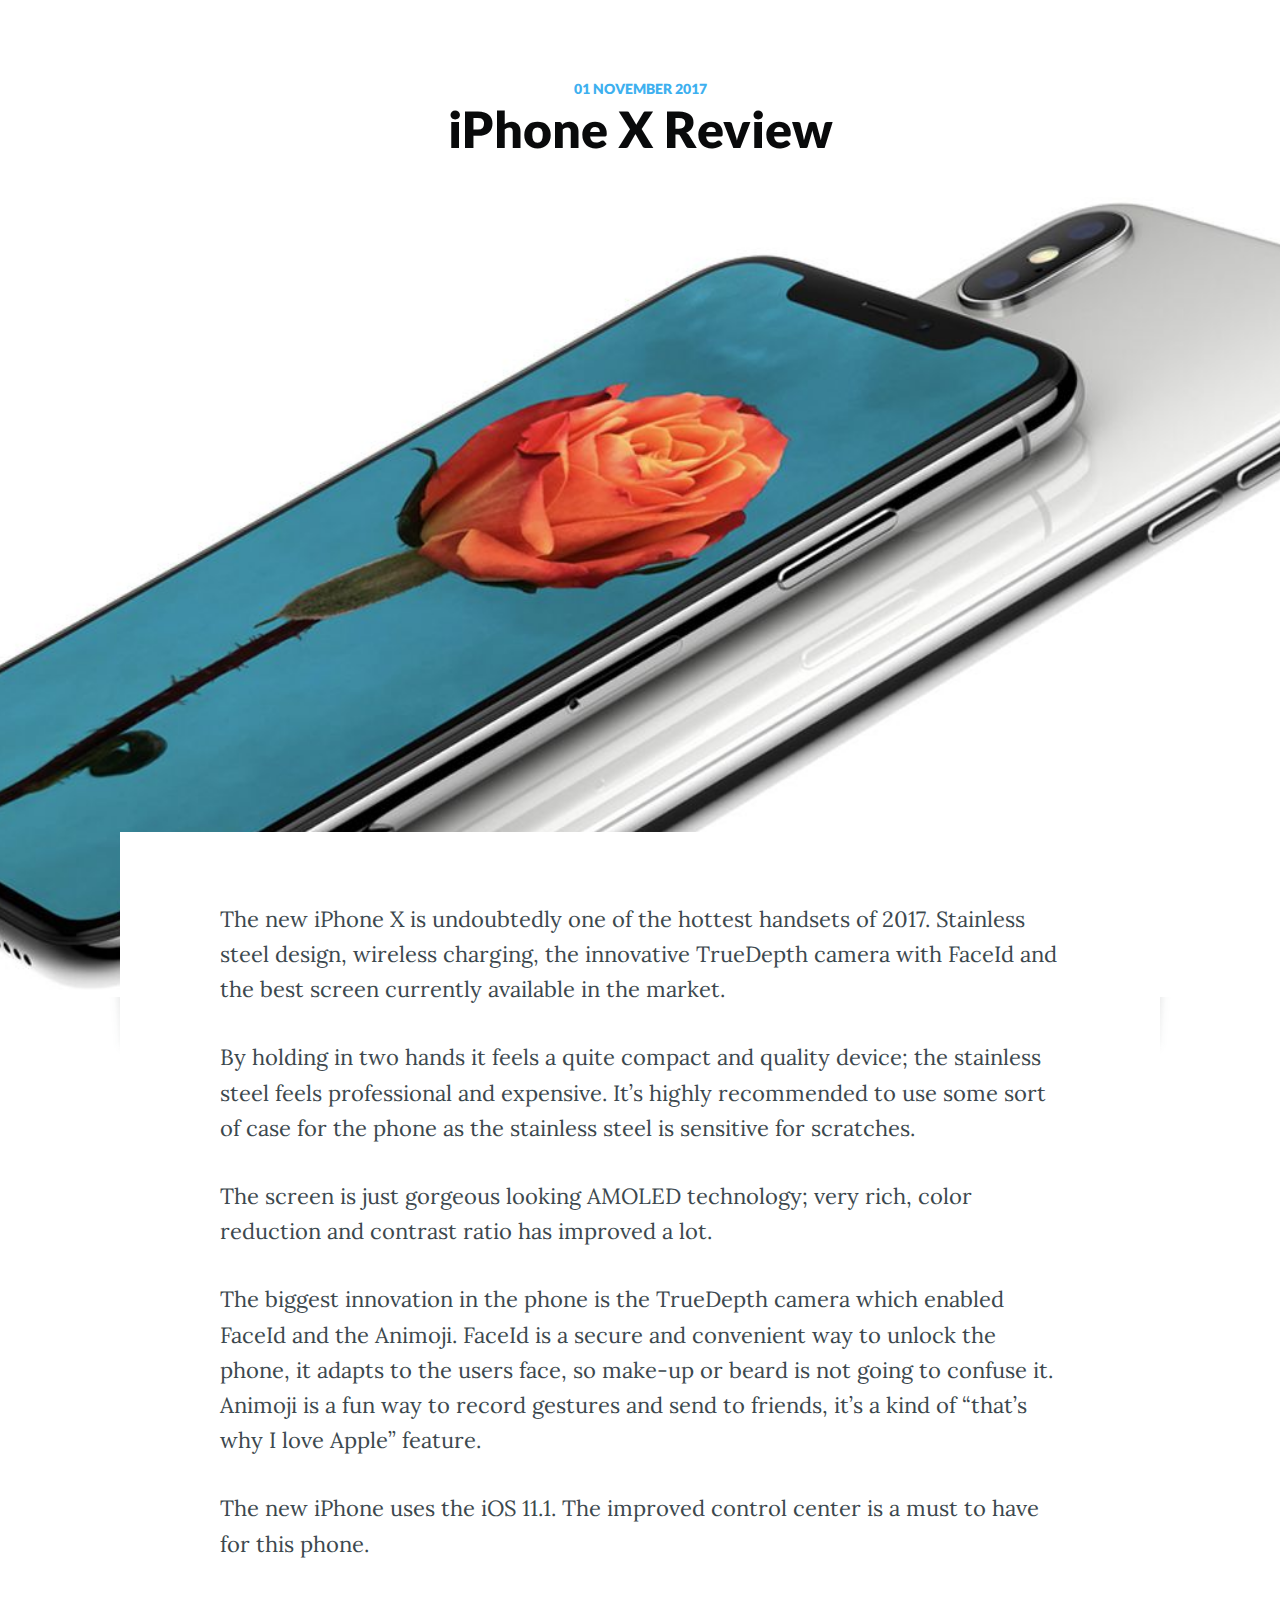
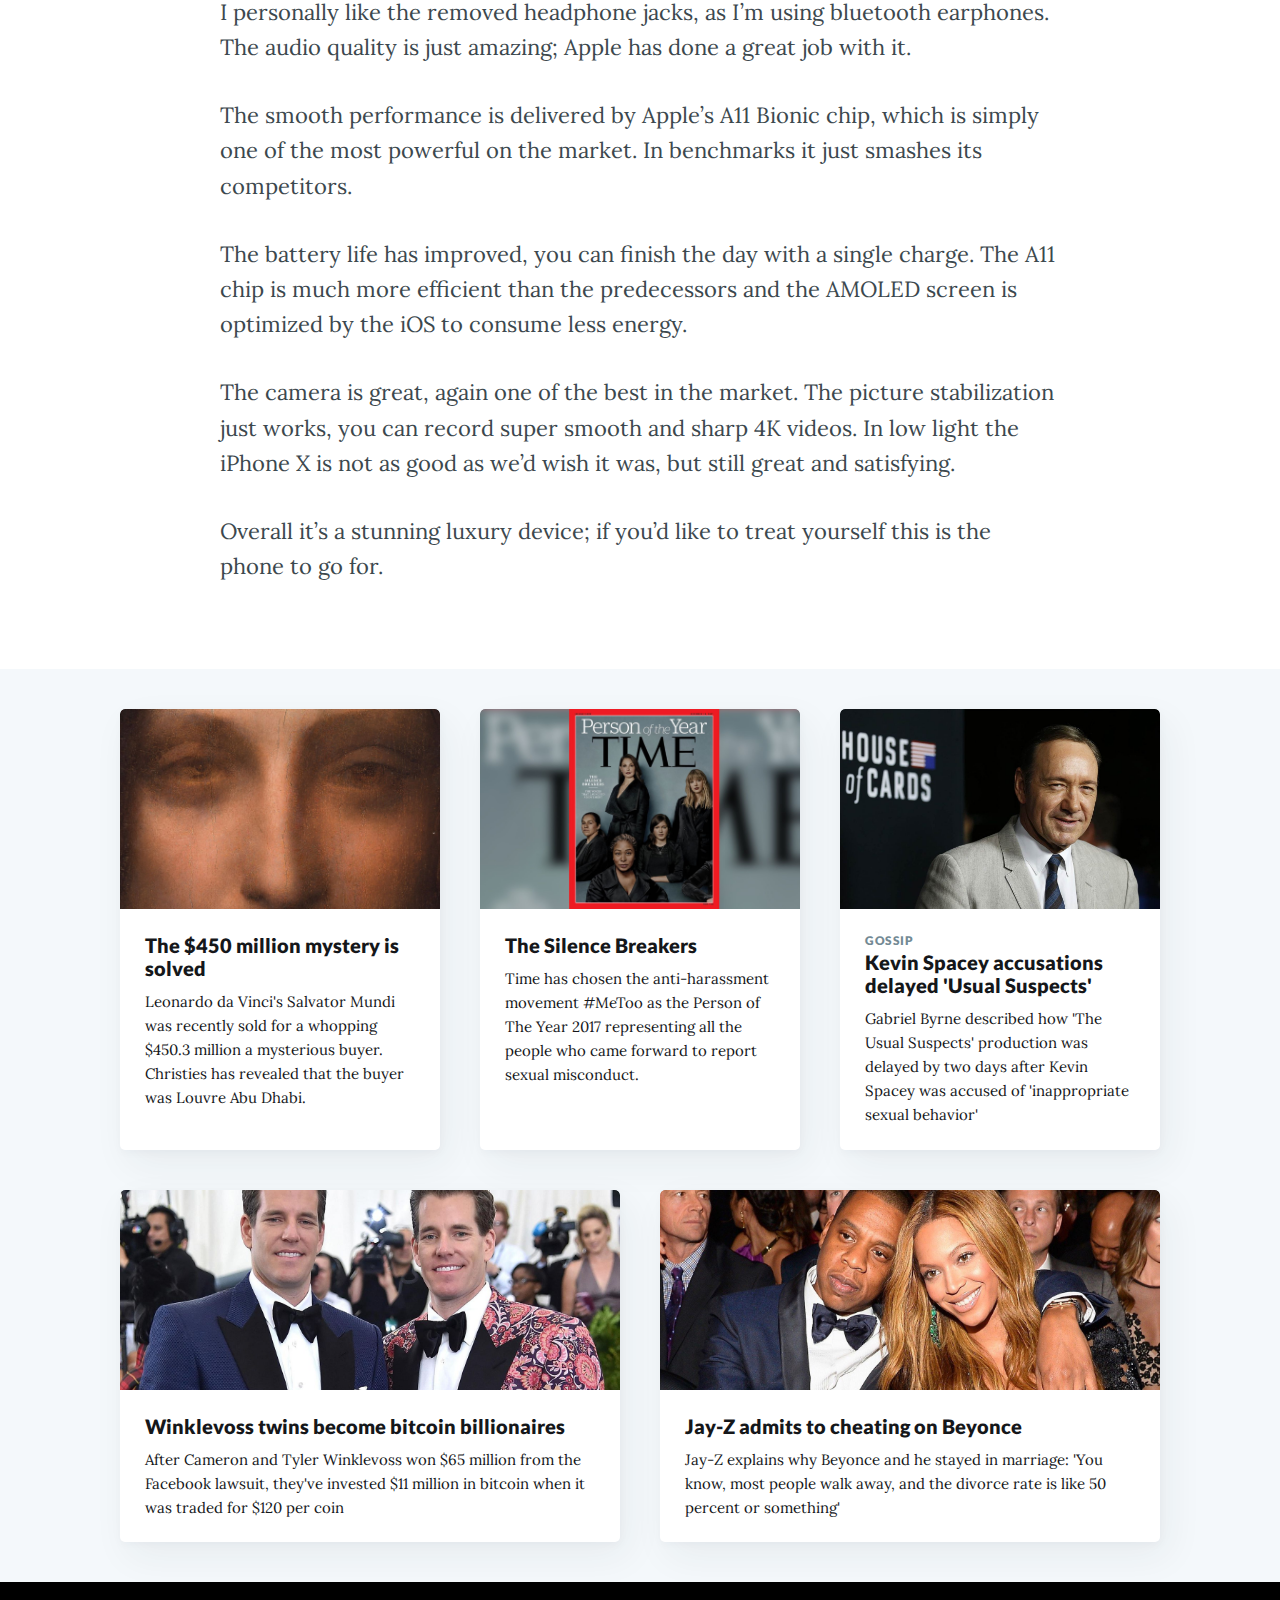
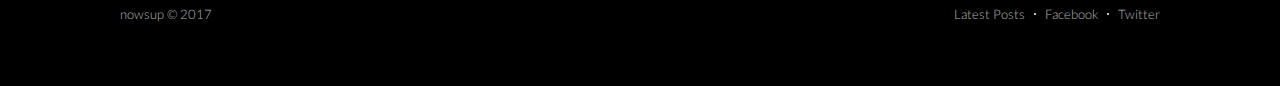
<file: tech/phones/iphone-x-review/index.html>
<!DOCTYPE html><html xmlns="http://www.w3.org/1999/xhtml" xml:lang="en" lang="en-us"><head><link rel="icon" type="image/png" href="/favicon.png"><meta charset="utf-8"><meta name="viewport" content="width=device-width,initial-scale=1,shrink-to-fit=no,user-scalable=no"><title>Apple iPhone X Review: the best iPhone ever- nowsup</title><meta name="title" content="Apple iPhone X Review: the best iPhone ever- nowsup"><meta name="description" content="Apple's new iPhone X is undoubtedly the most luxurious iPhone you've ever seen with it's innovative FaceId technology and stunning AMOLED screen."><meta property="og:url" content="https://www.nowsup.com/tech/phones/iphone-x-review/"><meta property="og:title" content="Apple iPhone X Review: the best iPhone ever- nowsup"><meta property="og:description" content="Apple's new iPhone X is undoubtedly the most luxurious iPhone you've ever seen with it's innovative FaceId technology and stunning AMOLED screen."><meta property="og:image" content=""><meta property="fb:app_id" content="140573606593678"><meta property="og:type" content="article"><meta property="og:site_name" content="nowsup"><meta name="twitter:card" content="summary_large_image"><meta name="twitter:creator" content="@nowsupdotcom"><meta name="twitter:site" content="@nowsupdotcom"><script async src="https://www.googletagmanager.com/gtag/js?id=UA-72162882-4"></script><script>function gtag(){dataLayer.push(arguments)}window.dataLayer=window.dataLayer||[],gtag("js",new Date),gtag("config","UA-72162882-4")</script><style>a,article,aside,blockquote,body,caption,div,dl,dt,em,embed,fieldset,figcaption,figure,footer,form,h1,h2,h3,h4,h5,h6,header,html,img,label,li,menu,nav,object,ol,p,pre,section,small,span,strong,sub,summary,sup,table,tbody,td,tfoot,th,thead,time,tr,tt,ul,var,video{margin:0;padding:0;border:0;font:inherit;font-size:100%;vertical-align:baseline}img{max-width:100%}html{box-sizing:border-box;font-family:sans-serif;-ms-text-size-adjust:100%;-webkit-text-size-adjust:100%}*,:after,:before{box-sizing:inherit}a{background-color:transparent}a:active,a:hover{outline:0}html{overflow-y:scroll;font-size:62.5%;-webkit-tap-highlight-color:transparent}body,html{overflow-x:hidden}body{color:#3c484e;font-size:1.5rem;line-height:1.6em;font-weight:400;font-style:normal;letter-spacing:0;text-rendering:optimizeLegibility;background:#fff;-webkit-font-smoothing:antialiased;-moz-osx-font-smoothing:grayscale;-moz-font-feature-settings:"liga" on}::-moz-selection{text-shadow:none;background:#cbeafb}::selection{text-shadow:none;background:#cbeafb}blockquote,dl,ol,p,ul{margin:0 0 1.5em}a{color:#26a8ed;text-decoration:none}a:hover{text-decoration:underline}h1,h2,h3,h4,h5,h6{margin-top:0;line-height:1.15;font-weight:700;text-rendering:optimizeLegibility}h1{margin:0 0 .5em;font-size:5rem;font-weight:700}@media (max-width:500px){h1{font-size:2.2rem}}h2{margin:1.5em 0 .5em;font-size:2rem}@media (max-width:500px){h2{font-size:1.8rem}}body{background:#f4f8fb}.site-wrapper{display:-ms-flexbox;display:flex;-ms-flex-direction:column;flex-direction:column;min-height:100vh}.site-main{z-index:100;-ms-flex-positive:1;flex-grow:1}.outer{position:relative;padding:0 4vw}.inner{margin:0 auto;max-width:1040px;width:100%}@media (min-width:900px){.author-template .post-feed,.home-template .post-feed,.tag-template .post-feed{margin-top:-70px;padding-top:0}.home-template .site-nav{position:relative;top:-70px}}.site-header{position:relative;padding-top:12px;padding-bottom:12px;color:#fff;background:#090a0b no-repeat 50%;background-size:cover}.site-header:before{bottom:0;background:rgba(0,0,0,.18)}.site-header:after,.site-header:before{content:"";position:absolute;top:0;right:0;left:0;z-index:10;display:block}.site-header:after{bottom:auto;height:80px;background:linear-gradient(rgba(0,0,0,.1),transparent)}.site-header.no-cover:after,.site-header.no-cover:before{display:none}.site-header-content{display:-ms-flexbox;display:flex;-ms-flex-direction:column;flex-direction:column;-ms-flex-pack:center;justify-content:center;-ms-flex-align:center;align-items:center;padding:10vw 4vw;min-height:200px;max-height:450px;text-align:center}.site-title{z-index:10;margin:0;padding:0;font-size:3.8rem;font-weight:700}.site-logo{max-height:45px}.site-description{z-index:10;margin:0;padding:5px 0;font-size:2.2rem;font-weight:300;letter-spacing:.5px;opacity:.8}@media (max-width:500px){.site-title{font-size:3rem}.site-description{font-size:1.8rem}}.post-feed{position:relative;-ms-flex-wrap:wrap;flex-wrap:wrap;margin:0 -20px;padding:40px 0 0}.post-card,.post-feed{display:-ms-flexbox;display:flex}.post-card{-ms-flex:1 1 300px;flex:1 1 300px;-ms-flex-direction:column;flex-direction:column;overflow:hidden;margin:0 20px 40px;min-height:300px;background:#fff 50%;background-size:cover;border-radius:5px;box-shadow:8px 14px 38px rgba(39,44,49,.06),1px 3px 8px rgba(39,44,49,.03);transition:all .5s ease}.post-card:hover{box-shadow:0 0 1px rgba(39,44,49,.1),0 3px 16px rgba(39,44,49,.07);transition:all .3s ease;transform:translate3D(0,-1px,0)}.post-card-image-link{position:relative;display:block;overflow:hidden;border-radius:5px 5px 0 0}.post-card-image{width:auto;height:200px;background:#c5d2d9 no-repeat 50%;background-size:cover}.post-card-content-link{position:relative;display:block;padding:25px 25px 0;color:#15171a}.post-card-content-link:hover{text-decoration:none}.post-card-tags{display:block;margin-bottom:4px;color:#738a94;font-size:1.2rem;line-height:1.15em;font-weight:700;letter-spacing:.5px;text-transform:uppercase}.post-card-title{margin-top:0}.post-card-content{-ms-flex-positive:1;flex-grow:1;display:-ms-flexbox;display:flex;-ms-flex-direction:column;flex-direction:column;-ms-flex-pack:justify;justify-content:space-between}.post-card-meta{padding:0 25px 25px}@media (min-width:795px){.home-template .post-feed .post-card:nth-child(6n+1):not(.no-image){-ms-flex:1 1 100%;flex:1 1 100%;-ms-flex-direction:row;flex-direction:row}.home-template .post-feed .post-card:nth-child(6n+1):not(.no-image) .post-card-image-link{position:relative;-ms-flex:1 1 auto;flex:1 1 auto;border-radius:5px 0 0 5px}.home-template .post-feed .post-card:nth-child(6n+1):not(.no-image) .post-card-image{position:absolute;width:100%;height:100%}.home-template .post-feed .post-card:nth-child(6n+1):not(.no-image) .post-card-content{-ms-flex:0 1 357px;flex:0 1 357px}.home-template .post-feed .post-card:nth-child(6n+1):not(.no-image) h2{font-size:2.6rem}.home-template .post-feed .post-card:nth-child(6n+1):not(.no-image) p{font-size:1.8rem;line-height:1.55em}.home-template .post-feed .post-card:nth-child(6n+1):not(.no-image) .post-card-content-link{padding:30px 40px 0}.home-template .post-feed .post-card:nth-child(6n+1):not(.no-image) .post-card-meta{padding:0 40px 30px}}.home-template .site-header:after{display:none}@media (max-width:650px){.post-feed{padding-top:5vw}.post-card{margin:0 20px 5vw}}.page-template .site-main,.post-template .site-main{padding-bottom:4vw;background:#fff}.post-full{position:relative;z-index:50}.post-full-header{margin:0 auto;padding:4vw 3vw 3vw;max-width:1040px;text-align:center}@media (max-width:500px){.post-full-header{padding:8vw 3vw 8vw}}.post-full-meta{display:-ms-flexbox;display:flex;-ms-flex-pack:center;justify-content:center;-ms-flex-align:center;align-items:center;color:#738a94;font-size:1.4rem;font-weight:600;text-transform:uppercase}.post-full-meta-date{color:#3eb0ef}.post-full-title{margin:0;color:#090a0b}.date-divider{display:inline-block;margin:0 6px 1px}.post-full-image{margin:0 -10vw -165px;height:800px;background:#c5d2d9 50%;background-size:cover;border-radius:5px}@media (max-width:1170px){.post-full-image{margin:0 -4vw -100px;height:600px;border-radius:0}}@media (max-width:800px){.post-full-image{height:400px}}.post-full-content{position:relative;margin:0 auto;padding:70px 100px 0;min-height:230px;font-size:2.2rem;line-height:1.6em;background:#fff}@media (max-width:1170px){.post-full-content{padding:5vw 7vw 0}}@media (max-width:800px){.post-full-content{font-size:1.9rem}}.post-full-content:before{left:-5px;transform:rotate(-5deg)}.post-full-content:after,.post-full-content:before{content:"";position:absolute;top:15px;z-index:-1;display:block;width:20px;height:200px;background:rgba(39,44,49,.15);filter:blur(5px)}.post-full-content:after{right:-5px;transform:rotate(5deg)}@media (max-width:500px){.post-full-meta{font-size:1.2rem;line-height:1.3em}.post-full-title{font-size:2.9rem}.post-full-image{margin-bottom:4vw;height:350px}.post-full-content{padding:0}.post-full-content:after,.post-full-content:before{display:none}}.floating-header{visibility:hidden}@font-face{font-family:Lato;font-style:normal;font-weight:900;src:local('Lato Black'),local('Lato-Black'),url(/assets/fonts/lato900-01.woff2) format('woff2')}@font-face{font-family:Lato;font-style:normal;font-weight:300;src:local('Lato Light'),local('Lato-Light'),url(/assets/fonts/lato300-01.woff2) format('woff2')}@font-face{font-family:Lato;font-style:italic;font-weight:300;src:local('Lato Light Italic'),local('Lato-LightItalic'),url(/assets/fonts/lato300i-01.woff2) format('woff2')}@font-face{font-family:Lora;font-style:italic;font-weight:400;src:local('Lora Italic'),local('Lora-Italic'),url(/assets/fonts/lora400i-01.woff2) format('woff2')}@font-face{font-family:Lora;font-style:italic;font-weight:700;src:local('Lora Bold Italic'),local('Lora-BoldItalic'),url(/assets/fonts/lora700i-01.woff2) format('woff2')}@font-face{font-family:Lora;font-style:normal;font-weight:400;src:local('Lora Regular'),local('Lora-Regular'),url(/assets/fonts/lora400-01.woff2) format('woff2')}@font-face{font-family:Lora;font-style:normal;font-weight:700;src:local('Lora Bold'),local('Lora-Bold'),url(/assets/fonts/lora700-01.woff2) format('woff2')}body{font-family:serif}.fonts-loaded body{font-family:Lora,serif}.floating-header,.post-full-meta,footer,h1,h2,h3,header{font-family:sans-serif}.fonts-loaded .floating-header,.fonts-loaded .post-full-meta,.fonts-loaded footer,.fonts-loaded h1,.fonts-loaded h2,.fonts-loaded h3,.fonts-loaded header{font-family:Lato,sans-serif}</style><script>if(sessionStorage&&sessionStorage.fontsLoaded){var html=document.documentElement;html.classList.add("fonts-loaded")}</script></head><body class="post-template tag-phones"><div class="site-wrapper"><main class="site-main outer"><div class="inner"><article class="post-full post tag-phones"><header class="post-full-header"><section class="post-full-meta"><time class="post-full-meta-date" datetime="2017-11-01">01 November 2017</time></section><h1 class="post-full-title">iPhone X Review</h1></header><figure class="post-full-image" style="background-image:url(/assets/images/iphone-x-ca85f7f.jpg)"></figure><section class="post-full-content"><div class="kg-card-markdown"><p>The new iPhone X is undoubtedly one of the hottest handsets of 2017. Stainless steel design, wireless charging, the innovative TrueDepth camera with FaceId and the best screen currently available in the market.</p><p>By holding in two hands it feels a quite compact and quality device; the stainless steel feels professional and expensive. It’s highly recommended to use some sort of case for the phone as the stainless steel is sensitive for scratches.</p><p>The screen is just gorgeous looking AMOLED technology; very rich, color reduction and contrast ratio has improved a lot.</p><p>The biggest innovation in the phone is the TrueDepth camera which enabled FaceId and the Animoji. FaceId is a secure and convenient way to unlock the phone, it adapts to the users face, so make-up or beard is not going to confuse it. Animoji is a fun way to record gestures and send to friends, it’s a kind of “that’s why I love Apple” feature.</p><p>The new iPhone uses the iOS 11.1. The improved control center is a must to have for this phone.</p><p>I personally like the removed headphone jacks, as I’m using bluetooth earphones. The audio quality is just amazing; Apple has done a great job with it.</p><p>The smooth performance is delivered by Apple’s A11 Bionic chip, which is simply one of the most powerful on the market. In benchmarks it just smashes its competitors.</p><p>The battery life has improved, you can finish the day with a single charge. The A11 chip is much more efficient than the predecessors and the AMOLED screen is optimized by the iOS to consume less energy.</p><p>The camera is great, again one of the best in the market. The picture stabilization just works, you can record super smooth and sharp 4K videos. In low light the iPhone X is not as good as we’d wish it was, but still great and satisfying.</p><p>Overall it’s a stunning luxury device; if you’d like to treat yourself this is the phone to go for.</p></div></section></article></div></main><aside class="read-next outer"><div class="inner"><div class="read-next-feed"><article class="post-card post"><a class="post-card-image-link" href="/news/art/da-vincis-salvator-mundi-goes-to-louvre-abu-dhabi/"><div class="post-card-image" style="background-image:url(/assets/images/salvator-mundi-close-eyes-34eT.jpg)"></div></a><div class="post-card-content"><a class="post-card-content-link" href="/news/art/da-vincis-salvator-mundi-goes-to-louvre-abu-dhabi/"><header class="post-card-header"><h2 class="post-card-title">The $450 million mystery is solved</h2></header><section class="post-card-excerpt"><p>Leonardo da Vinci's Salvator Mundi was recently sold for a whopping $450.3 million a mysterious buyer. Christies has revealed that the buyer was Louvre Abu Dhabi.</p></section></a></div></article><article class="post-card post"><a class="post-card-image-link" href="/news/person-of-the-year-2017-the-silence-breakers/"><div class="post-card-image" style="background-image:url(/assets/images/person-of-the-year-2017-the-silence-breakers-YT5G.jpg)"></div></a><div class="post-card-content"><a class="post-card-content-link" href="/news/person-of-the-year-2017-the-silence-breakers/"><header class="post-card-header"><h2 class="post-card-title">The Silence Breakers</h2></header><section class="post-card-excerpt"><p>Time has chosen the anti-harassment movement #MeToo as the Person of The Year 2017 representing all the people who came forward to report sexual misconduct.</p></section></a></div></article><article class="post-card post"><a class="post-card-image-link" href="/news/gossip/kevin-spacey-accusations-delayed-usual-suspects-production/"><div class="post-card-image" style="background-image:url(/assets/images/kevin-spacey-at-premiere-34eT.jpg)"></div></a><div class="post-card-content"><a class="post-card-content-link" href="/news/gossip/kevin-spacey-accusations-delayed-usual-suspects-production/"><header class="post-card-header"><span class="post-card-tags">gossip</span><h2 class="post-card-title">Kevin Spacey accusations delayed 'Usual Suspects'</h2></header><section class="post-card-excerpt"><p>Gabriel Byrne described how 'The Usual Suspects' production was delayed by two days after Kevin Spacey was accused of 'inappropriate sexual behavior'</p></section></a></div></article><article class="post-card post"><a class="post-card-image-link" href="/news/money/winklewoss-brothers-become-bitcoin-billionares/"><div class="post-card-image" style="background-image:url(/assets/images/winklewoss-twins-TM7X.jpg)"></div></a><div class="post-card-content"><a class="post-card-content-link" href="/news/money/winklewoss-brothers-become-bitcoin-billionares/"><header class="post-card-header"><h2 class="post-card-title">Winklevoss twins become bitcoin billionaires</h2></header><section class="post-card-excerpt"><p>After Cameron and Tyler Winklevoss won $65 million from the Facebook lawsuit, they've invested $11 million in bitcoin when it was traded for $120 per coin</p></section></a></div></article><article class="post-card post"><a class="post-card-image-link" href="/news/gossip/jay-z-cheated-on-beyonce/"><div class="post-card-image" style="background-image:url(/assets/images/jay-z-cheated-on-beyonce-kjdHe7a.jpg)"></div></a><div class="post-card-content"><a class="post-card-content-link" href="/news/gossip/jay-z-cheated-on-beyonce/"><header class="post-card-header"><h2 class="post-card-title">Jay-Z admits to cheating on Beyonce</h2></header><section class="post-card-excerpt"><p>Jay-Z explains why Beyonce and he stayed in marriage: 'You know, most people walk away, and the divorce rate is like 50 percent or something'</p></section></a></div></article></div></div></aside><div class="floating-header"><div class="floating-header-logo"><a href="/"><span><font style="font-weight:900">now</font><font style="font-weight:300">sup</font></span></a></div><span class="floating-header-divider">|</span><div class="floating-header-title">iPhone X Review</div><div class="floating-header-share"><a class="floating-header-share-tw" href="https://twitter.com/share?text=&url=https://www.nowsup.com/tech/phones/iphone-x-review/" onclick='return window.open(this.href,"share-twitter","width=550,height=235"),!1'><svg xmlns="http://www.w3.org/2000/svg" viewBox="0 0 32 32"><path d="M30.063 7.313c-.813 1.125-1.75 2.125-2.875 2.938v.75c0 1.563-.188 3.125-.688 4.625a15.088 15.088 0 0 1-2.063 4.438c-.875 1.438-2 2.688-3.25 3.813a15.015 15.015 0 0 1-4.625 2.563c-1.813.688-3.75 1-5.75 1-3.25 0-6.188-.875-8.875-2.625.438.063.875.125 1.375.125 2.688 0 5.063-.875 7.188-2.5-1.25 0-2.375-.375-3.375-1.125s-1.688-1.688-2.063-2.875c.438.063.813.125 1.125.125.5 0 1-.063 1.5-.25-1.313-.25-2.438-.938-3.313-1.938a5.673 5.673 0 0 1-1.313-3.688v-.063c.813.438 1.688.688 2.625.688a5.228 5.228 0 0 1-1.875-2c-.5-.875-.688-1.813-.688-2.75 0-1.063.25-2.063.75-2.938 1.438 1.75 3.188 3.188 5.25 4.25s4.313 1.688 6.688 1.813a5.579 5.579 0 0 1 1.5-5.438c1.125-1.125 2.5-1.688 4.125-1.688s3.063.625 4.188 1.813a11.48 11.48 0 0 0 3.688-1.375c-.438 1.375-1.313 2.438-2.563 3.188 1.125-.125 2.188-.438 3.313-.875z"></path></svg> </a><a class="floating-header-share-fb" href="https://www.facebook.com/sharer/sharer.php?u=https://www.nowsup.com/tech/phones/iphone-x-review/" onclick='return window.open(this.href,"share-facebook","width=580,height=296"),!1'><svg xmlns="http://www.w3.org/2000/svg" viewBox="0 0 32 32"><path d="M19 6h5V0h-5c-3.86 0-7 3.14-7 7v3H8v6h4v16h6V16h5l1-6h-6V7c0-.542.458-1 1-1z"></path></svg></a></div><progress class="progress" value="0"><div class="progress-container"><span class="progress-bar"></span></div></progress></div><footer class="site-footer outer"><div class="site-footer-content inner"><section class="copyright"><a href="/">nowsup</a> © 2017</section><nav class="site-footer-nav"><a href="/">Latest Posts</a> <a href="https://www.facebook.com/nowsupdotcom" target="_blank" rel="noopener">Facebook</a> <a href="https://twitter.com/nowsupdotcom" target="_blank" rel="noopener">Twitter</a></nav></div></footer></div><script defer="defer" src="/assets/main.js"></script><noscript id="deferred-styles"><link rel="stylesheet" href="/assets/main.css"></noscript><script>var loadDeferredStyles=function(){var e=document.getElementById("deferred-styles"),t=document.createElement("div");t.innerHTML=e.textContent,document.body.appendChild(t),e.parentElement.removeChild(e)},raf=requestAnimationFrame||mozRequestAnimationFrame||webkitRequestAnimationFrame||msRequestAnimationFrame;raf?raf(function(){window.setTimeout(loadDeferredStyles,0)}):window.addEventListener("load",loadDeferredStyles)</script></body></html>
</file>
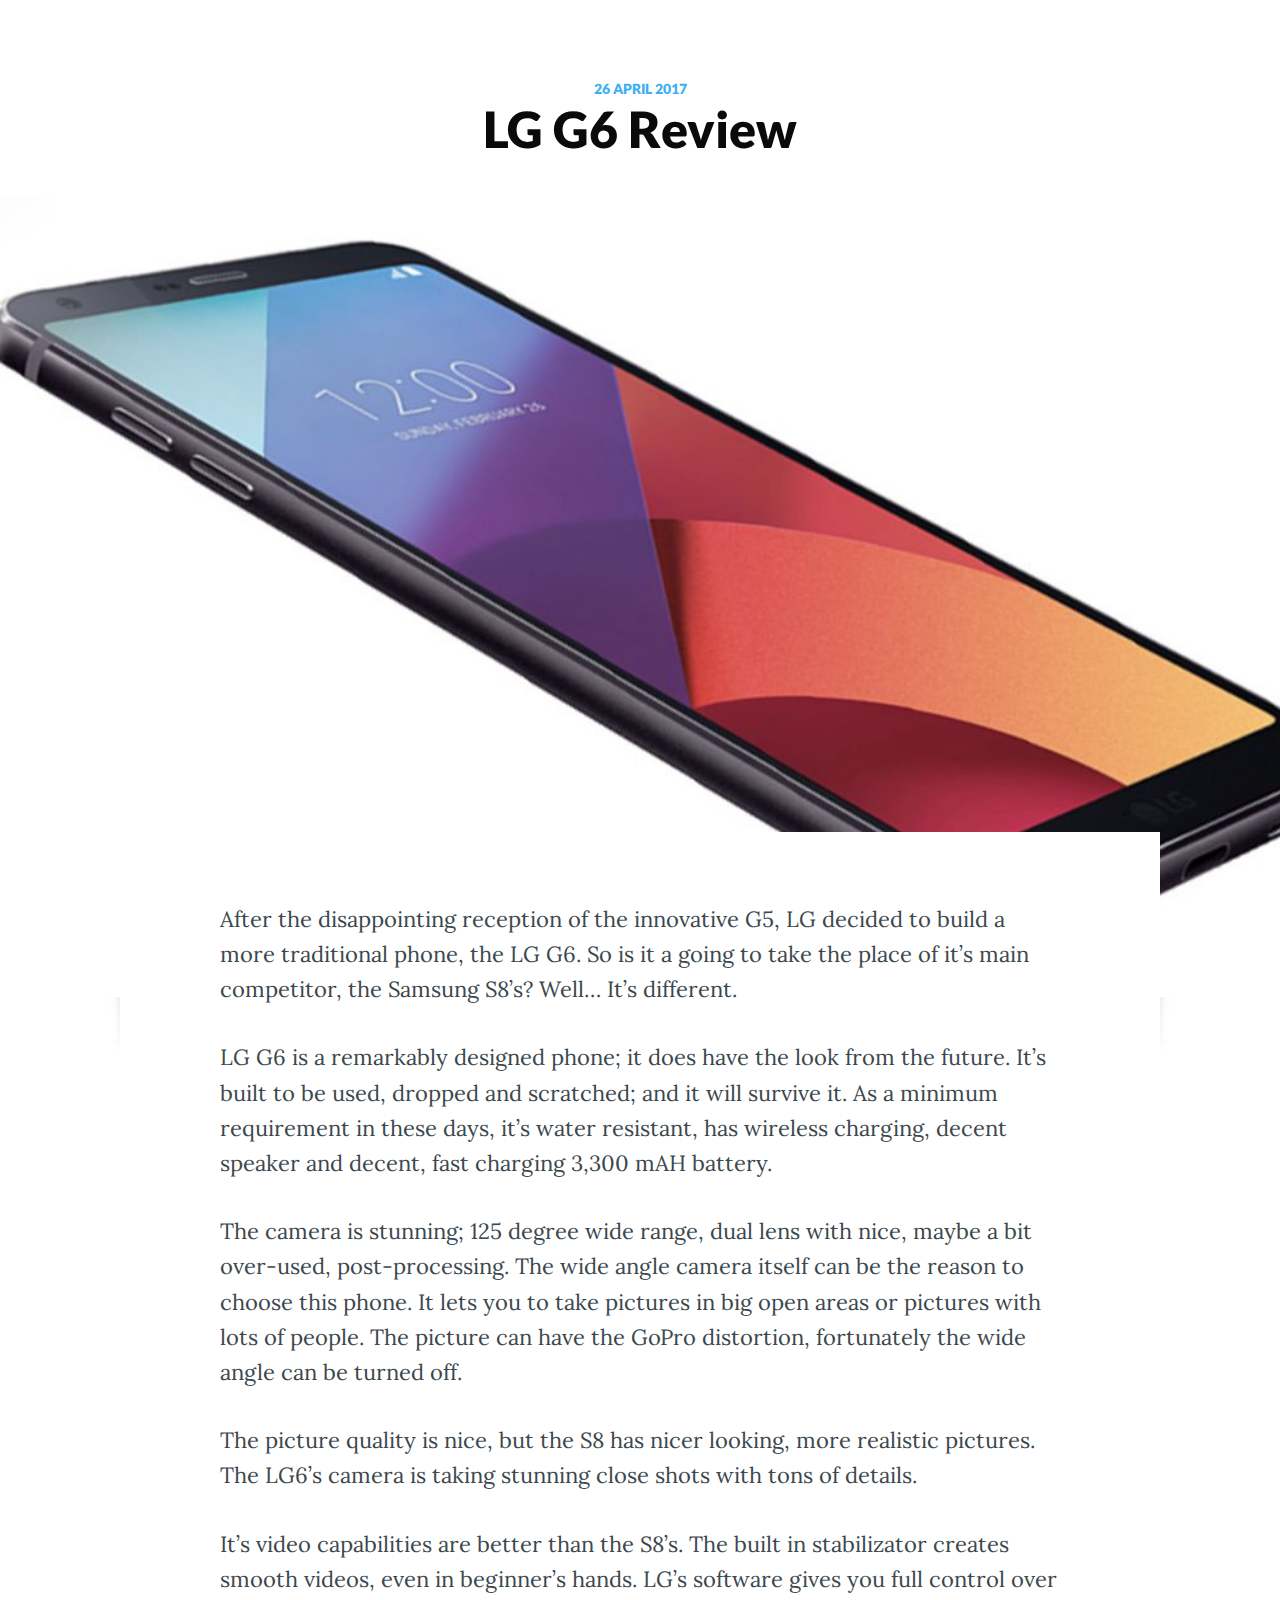
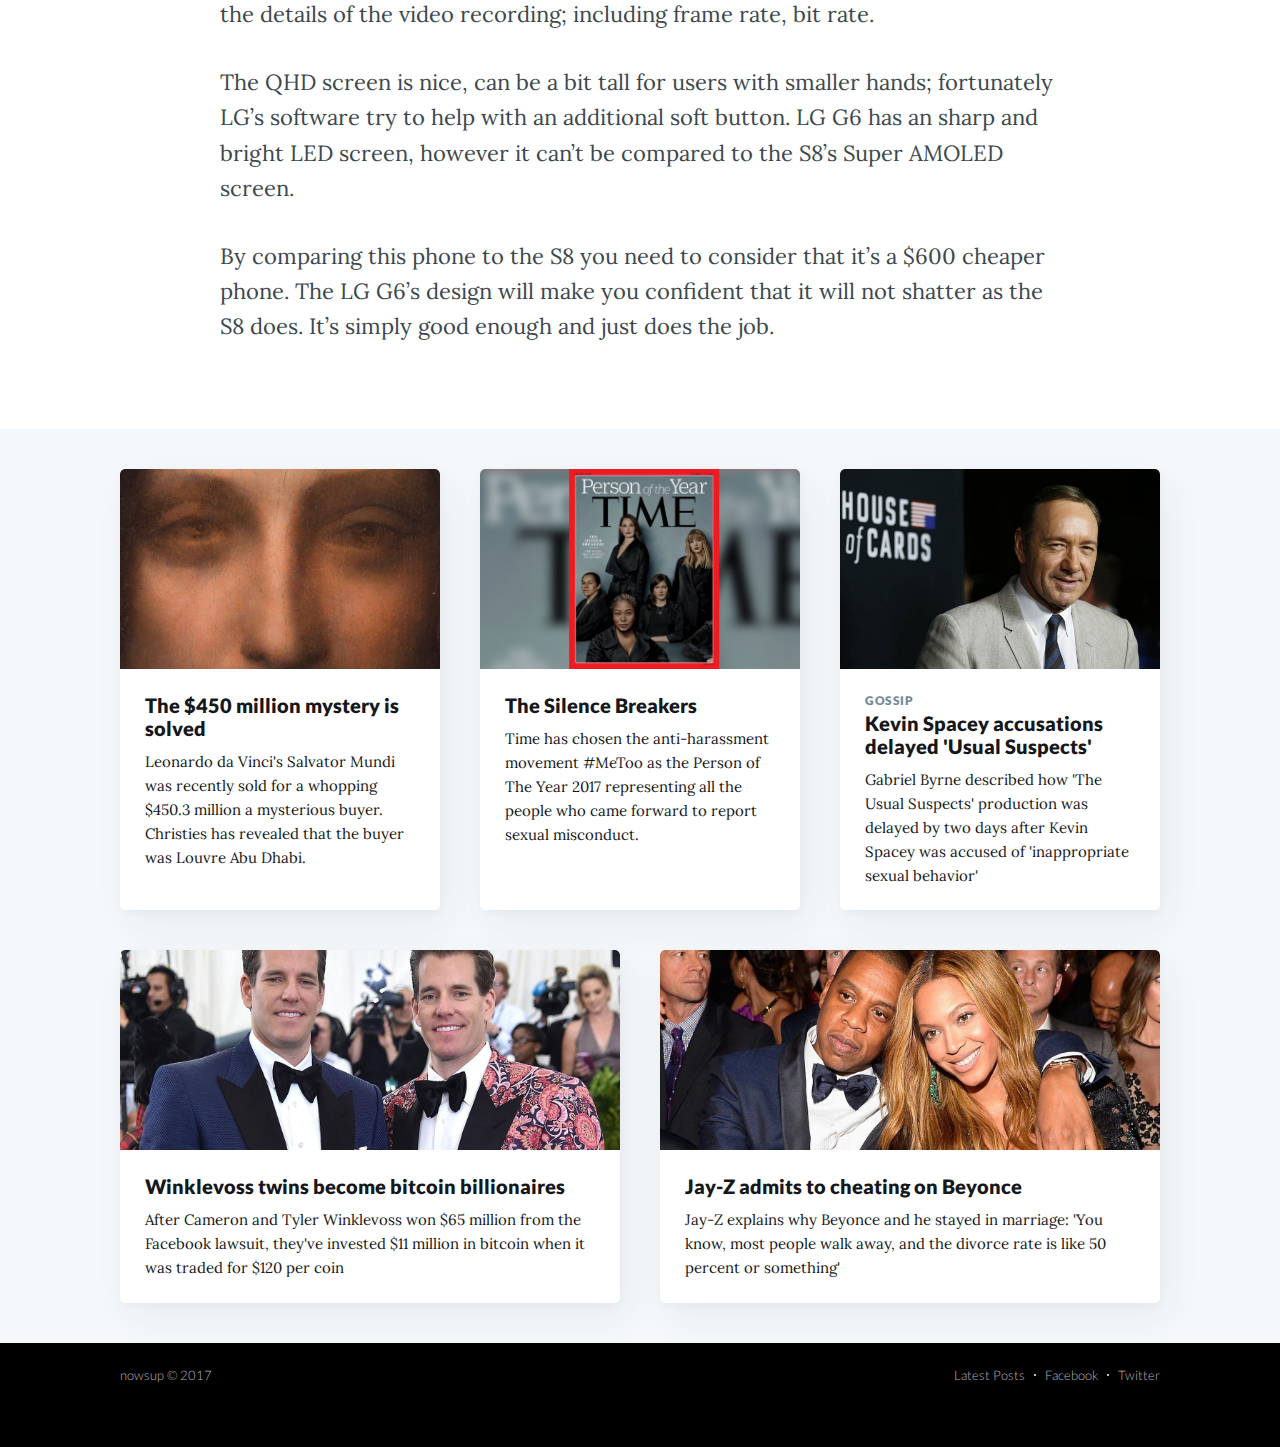
<file: tech/phones/lg-g6-review/index.html>
<!DOCTYPE html><html xmlns="http://www.w3.org/1999/xhtml" xml:lang="en" lang="en-us"><head><link rel="icon" type="image/png" href="/favicon.png"><meta charset="utf-8"><meta name="viewport" content="width=device-width,initial-scale=1,shrink-to-fit=no,user-scalable=no"><title>LG G6 Review: LG is finally back in the race - nowsup</title><meta name="title" content="LG G6 Review: LG is finally back in the race - nowsup"><meta name="description" content="Sharp looking LG G6 is designed to last long with great display and an extra wide-angle camera with exceptional video recording abilities."><meta property="og:url" content="https://www.nowsup.com/tech/phones/lg-g6-review/"><meta property="og:title" content="LG G6 Review: LG is finally back in the race - nowsup"><meta property="og:description" content="Sharp looking LG G6 is designed to last long with great display and an extra wide-angle camera with exceptional video recording abilities."><meta property="og:image" content=""><meta property="fb:app_id" content="140573606593678"><meta property="og:type" content="article"><meta property="og:site_name" content="nowsup"><meta name="twitter:card" content="summary_large_image"><meta name="twitter:creator" content="@nowsupdotcom"><meta name="twitter:site" content="@nowsupdotcom"><script async src="https://www.googletagmanager.com/gtag/js?id=UA-72162882-4"></script><script>function gtag(){dataLayer.push(arguments)}window.dataLayer=window.dataLayer||[],gtag("js",new Date),gtag("config","UA-72162882-4")</script><style>a,article,aside,blockquote,body,caption,div,dl,dt,em,embed,fieldset,figcaption,figure,footer,form,h1,h2,h3,h4,h5,h6,header,html,img,label,li,menu,nav,object,ol,p,pre,section,small,span,strong,sub,summary,sup,table,tbody,td,tfoot,th,thead,time,tr,tt,ul,var,video{margin:0;padding:0;border:0;font:inherit;font-size:100%;vertical-align:baseline}img{max-width:100%}html{box-sizing:border-box;font-family:sans-serif;-ms-text-size-adjust:100%;-webkit-text-size-adjust:100%}*,:after,:before{box-sizing:inherit}a{background-color:transparent}a:active,a:hover{outline:0}html{overflow-y:scroll;font-size:62.5%;-webkit-tap-highlight-color:transparent}body,html{overflow-x:hidden}body{color:#3c484e;font-size:1.5rem;line-height:1.6em;font-weight:400;font-style:normal;letter-spacing:0;text-rendering:optimizeLegibility;background:#fff;-webkit-font-smoothing:antialiased;-moz-osx-font-smoothing:grayscale;-moz-font-feature-settings:"liga" on}::-moz-selection{text-shadow:none;background:#cbeafb}::selection{text-shadow:none;background:#cbeafb}blockquote,dl,ol,p,ul{margin:0 0 1.5em}a{color:#26a8ed;text-decoration:none}a:hover{text-decoration:underline}h1,h2,h3,h4,h5,h6{margin-top:0;line-height:1.15;font-weight:700;text-rendering:optimizeLegibility}h1{margin:0 0 .5em;font-size:5rem;font-weight:700}@media (max-width:500px){h1{font-size:2.2rem}}h2{margin:1.5em 0 .5em;font-size:2rem}@media (max-width:500px){h2{font-size:1.8rem}}body{background:#f4f8fb}.site-wrapper{display:-ms-flexbox;display:flex;-ms-flex-direction:column;flex-direction:column;min-height:100vh}.site-main{z-index:100;-ms-flex-positive:1;flex-grow:1}.outer{position:relative;padding:0 4vw}.inner{margin:0 auto;max-width:1040px;width:100%}@media (min-width:900px){.author-template .post-feed,.home-template .post-feed,.tag-template .post-feed{margin-top:-70px;padding-top:0}.home-template .site-nav{position:relative;top:-70px}}.site-header{position:relative;padding-top:12px;padding-bottom:12px;color:#fff;background:#090a0b no-repeat 50%;background-size:cover}.site-header:before{bottom:0;background:rgba(0,0,0,.18)}.site-header:after,.site-header:before{content:"";position:absolute;top:0;right:0;left:0;z-index:10;display:block}.site-header:after{bottom:auto;height:80px;background:linear-gradient(rgba(0,0,0,.1),transparent)}.site-header.no-cover:after,.site-header.no-cover:before{display:none}.site-header-content{display:-ms-flexbox;display:flex;-ms-flex-direction:column;flex-direction:column;-ms-flex-pack:center;justify-content:center;-ms-flex-align:center;align-items:center;padding:10vw 4vw;min-height:200px;max-height:450px;text-align:center}.site-title{z-index:10;margin:0;padding:0;font-size:3.8rem;font-weight:700}.site-logo{max-height:45px}.site-description{z-index:10;margin:0;padding:5px 0;font-size:2.2rem;font-weight:300;letter-spacing:.5px;opacity:.8}@media (max-width:500px){.site-title{font-size:3rem}.site-description{font-size:1.8rem}}.post-feed{position:relative;-ms-flex-wrap:wrap;flex-wrap:wrap;margin:0 -20px;padding:40px 0 0}.post-card,.post-feed{display:-ms-flexbox;display:flex}.post-card{-ms-flex:1 1 300px;flex:1 1 300px;-ms-flex-direction:column;flex-direction:column;overflow:hidden;margin:0 20px 40px;min-height:300px;background:#fff 50%;background-size:cover;border-radius:5px;box-shadow:8px 14px 38px rgba(39,44,49,.06),1px 3px 8px rgba(39,44,49,.03);transition:all .5s ease}.post-card:hover{box-shadow:0 0 1px rgba(39,44,49,.1),0 3px 16px rgba(39,44,49,.07);transition:all .3s ease;transform:translate3D(0,-1px,0)}.post-card-image-link{position:relative;display:block;overflow:hidden;border-radius:5px 5px 0 0}.post-card-image{width:auto;height:200px;background:#c5d2d9 no-repeat 50%;background-size:cover}.post-card-content-link{position:relative;display:block;padding:25px 25px 0;color:#15171a}.post-card-content-link:hover{text-decoration:none}.post-card-tags{display:block;margin-bottom:4px;color:#738a94;font-size:1.2rem;line-height:1.15em;font-weight:700;letter-spacing:.5px;text-transform:uppercase}.post-card-title{margin-top:0}.post-card-content{-ms-flex-positive:1;flex-grow:1;display:-ms-flexbox;display:flex;-ms-flex-direction:column;flex-direction:column;-ms-flex-pack:justify;justify-content:space-between}.post-card-meta{padding:0 25px 25px}@media (min-width:795px){.home-template .post-feed .post-card:nth-child(6n+1):not(.no-image){-ms-flex:1 1 100%;flex:1 1 100%;-ms-flex-direction:row;flex-direction:row}.home-template .post-feed .post-card:nth-child(6n+1):not(.no-image) .post-card-image-link{position:relative;-ms-flex:1 1 auto;flex:1 1 auto;border-radius:5px 0 0 5px}.home-template .post-feed .post-card:nth-child(6n+1):not(.no-image) .post-card-image{position:absolute;width:100%;height:100%}.home-template .post-feed .post-card:nth-child(6n+1):not(.no-image) .post-card-content{-ms-flex:0 1 357px;flex:0 1 357px}.home-template .post-feed .post-card:nth-child(6n+1):not(.no-image) h2{font-size:2.6rem}.home-template .post-feed .post-card:nth-child(6n+1):not(.no-image) p{font-size:1.8rem;line-height:1.55em}.home-template .post-feed .post-card:nth-child(6n+1):not(.no-image) .post-card-content-link{padding:30px 40px 0}.home-template .post-feed .post-card:nth-child(6n+1):not(.no-image) .post-card-meta{padding:0 40px 30px}}.home-template .site-header:after{display:none}@media (max-width:650px){.post-feed{padding-top:5vw}.post-card{margin:0 20px 5vw}}.page-template .site-main,.post-template .site-main{padding-bottom:4vw;background:#fff}.post-full{position:relative;z-index:50}.post-full-header{margin:0 auto;padding:4vw 3vw 3vw;max-width:1040px;text-align:center}@media (max-width:500px){.post-full-header{padding:8vw 3vw 8vw}}.post-full-meta{display:-ms-flexbox;display:flex;-ms-flex-pack:center;justify-content:center;-ms-flex-align:center;align-items:center;color:#738a94;font-size:1.4rem;font-weight:600;text-transform:uppercase}.post-full-meta-date{color:#3eb0ef}.post-full-title{margin:0;color:#090a0b}.date-divider{display:inline-block;margin:0 6px 1px}.post-full-image{margin:0 -10vw -165px;height:800px;background:#c5d2d9 50%;background-size:cover;border-radius:5px}@media (max-width:1170px){.post-full-image{margin:0 -4vw -100px;height:600px;border-radius:0}}@media (max-width:800px){.post-full-image{height:400px}}.post-full-content{position:relative;margin:0 auto;padding:70px 100px 0;min-height:230px;font-size:2.2rem;line-height:1.6em;background:#fff}@media (max-width:1170px){.post-full-content{padding:5vw 7vw 0}}@media (max-width:800px){.post-full-content{font-size:1.9rem}}.post-full-content:before{left:-5px;transform:rotate(-5deg)}.post-full-content:after,.post-full-content:before{content:"";position:absolute;top:15px;z-index:-1;display:block;width:20px;height:200px;background:rgba(39,44,49,.15);filter:blur(5px)}.post-full-content:after{right:-5px;transform:rotate(5deg)}@media (max-width:500px){.post-full-meta{font-size:1.2rem;line-height:1.3em}.post-full-title{font-size:2.9rem}.post-full-image{margin-bottom:4vw;height:350px}.post-full-content{padding:0}.post-full-content:after,.post-full-content:before{display:none}}.floating-header{visibility:hidden}@font-face{font-family:Lato;font-style:normal;font-weight:900;src:local('Lato Black'),local('Lato-Black'),url(/assets/fonts/lato900-01.woff2) format('woff2')}@font-face{font-family:Lato;font-style:normal;font-weight:300;src:local('Lato Light'),local('Lato-Light'),url(/assets/fonts/lato300-01.woff2) format('woff2')}@font-face{font-family:Lato;font-style:italic;font-weight:300;src:local('Lato Light Italic'),local('Lato-LightItalic'),url(/assets/fonts/lato300i-01.woff2) format('woff2')}@font-face{font-family:Lora;font-style:italic;font-weight:400;src:local('Lora Italic'),local('Lora-Italic'),url(/assets/fonts/lora400i-01.woff2) format('woff2')}@font-face{font-family:Lora;font-style:italic;font-weight:700;src:local('Lora Bold Italic'),local('Lora-BoldItalic'),url(/assets/fonts/lora700i-01.woff2) format('woff2')}@font-face{font-family:Lora;font-style:normal;font-weight:400;src:local('Lora Regular'),local('Lora-Regular'),url(/assets/fonts/lora400-01.woff2) format('woff2')}@font-face{font-family:Lora;font-style:normal;font-weight:700;src:local('Lora Bold'),local('Lora-Bold'),url(/assets/fonts/lora700-01.woff2) format('woff2')}body{font-family:serif}.fonts-loaded body{font-family:Lora,serif}.floating-header,.post-full-meta,footer,h1,h2,h3,header{font-family:sans-serif}.fonts-loaded .floating-header,.fonts-loaded .post-full-meta,.fonts-loaded footer,.fonts-loaded h1,.fonts-loaded h2,.fonts-loaded h3,.fonts-loaded header{font-family:Lato,sans-serif}</style><script>if(sessionStorage&&sessionStorage.fontsLoaded){var html=document.documentElement;html.classList.add("fonts-loaded")}</script></head><body class="post-template tag-phones"><div class="site-wrapper"><main class="site-main outer"><div class="inner"><article class="post-full post tag-phones"><header class="post-full-header"><section class="post-full-meta"><time class="post-full-meta-date" datetime="2017-04-26">26 April 2017</time></section><h1 class="post-full-title">LG G6 Review</h1></header><figure class="post-full-image" style="background-image:url(/assets/images/lg-g6-8X7qO.jpg)"></figure><section class="post-full-content"><div class="kg-card-markdown"><p>After the disappointing reception of the innovative G5, LG decided to build a more traditional phone, the LG G6. So is it a going to take the place of it’s main competitor, the Samsung S8’s? Well… It’s different.</p><p>LG G6 is a remarkably designed phone; it does have the look from the future. It’s built to be used, dropped and scratched; and it will survive it. As a minimum requirement in these days, it’s water resistant, has wireless charging, decent speaker and decent, fast charging 3,300 mAH battery.</p><p>The camera is stunning; 125 degree wide range, dual lens with nice, maybe a bit over-used, post-processing. The wide angle camera itself can be the reason to choose this phone. It lets you to take pictures in big open areas or pictures with lots of people. The picture can have the GoPro distortion, fortunately the wide angle can be turned off.</p><p>The picture quality is nice, but the S8 has nicer looking, more realistic pictures. The LG6’s camera is taking stunning close shots with tons of details.</p><p>It’s video capabilities are better than the S8’s. The built in stabilizator creates smooth videos, even in beginner’s hands. LG’s software gives you full control over the details of the video recording; including frame rate, bit rate.</p><p>The QHD screen is nice, can be a bit tall for users with smaller hands; fortunately LG’s software try to help with an additional soft button. LG G6 has an sharp and bright LED screen, however it can’t be compared to the S8’s Super AMOLED screen.</p><p>By comparing this phone to the S8 you need to consider that it’s a $600 cheaper phone. The LG G6’s design will make you confident that it will not shatter as the S8 does. It’s simply good enough and just does the job.</p></div></section></article></div></main><aside class="read-next outer"><div class="inner"><div class="read-next-feed"><article class="post-card post"><a class="post-card-image-link" href="/news/art/da-vincis-salvator-mundi-goes-to-louvre-abu-dhabi/"><div class="post-card-image" style="background-image:url(/assets/images/salvator-mundi-close-eyes-34eT.jpg)"></div></a><div class="post-card-content"><a class="post-card-content-link" href="/news/art/da-vincis-salvator-mundi-goes-to-louvre-abu-dhabi/"><header class="post-card-header"><h2 class="post-card-title">The $450 million mystery is solved</h2></header><section class="post-card-excerpt"><p>Leonardo da Vinci's Salvator Mundi was recently sold for a whopping $450.3 million a mysterious buyer. Christies has revealed that the buyer was Louvre Abu Dhabi.</p></section></a></div></article><article class="post-card post"><a class="post-card-image-link" href="/news/person-of-the-year-2017-the-silence-breakers/"><div class="post-card-image" style="background-image:url(/assets/images/person-of-the-year-2017-the-silence-breakers-YT5G.jpg)"></div></a><div class="post-card-content"><a class="post-card-content-link" href="/news/person-of-the-year-2017-the-silence-breakers/"><header class="post-card-header"><h2 class="post-card-title">The Silence Breakers</h2></header><section class="post-card-excerpt"><p>Time has chosen the anti-harassment movement #MeToo as the Person of The Year 2017 representing all the people who came forward to report sexual misconduct.</p></section></a></div></article><article class="post-card post"><a class="post-card-image-link" href="/news/gossip/kevin-spacey-accusations-delayed-usual-suspects-production/"><div class="post-card-image" style="background-image:url(/assets/images/kevin-spacey-at-premiere-34eT.jpg)"></div></a><div class="post-card-content"><a class="post-card-content-link" href="/news/gossip/kevin-spacey-accusations-delayed-usual-suspects-production/"><header class="post-card-header"><span class="post-card-tags">gossip</span><h2 class="post-card-title">Kevin Spacey accusations delayed 'Usual Suspects'</h2></header><section class="post-card-excerpt"><p>Gabriel Byrne described how 'The Usual Suspects' production was delayed by two days after Kevin Spacey was accused of 'inappropriate sexual behavior'</p></section></a></div></article><article class="post-card post"><a class="post-card-image-link" href="/news/money/winklewoss-brothers-become-bitcoin-billionares/"><div class="post-card-image" style="background-image:url(/assets/images/winklewoss-twins-TM7X.jpg)"></div></a><div class="post-card-content"><a class="post-card-content-link" href="/news/money/winklewoss-brothers-become-bitcoin-billionares/"><header class="post-card-header"><h2 class="post-card-title">Winklevoss twins become bitcoin billionaires</h2></header><section class="post-card-excerpt"><p>After Cameron and Tyler Winklevoss won $65 million from the Facebook lawsuit, they've invested $11 million in bitcoin when it was traded for $120 per coin</p></section></a></div></article><article class="post-card post"><a class="post-card-image-link" href="/news/gossip/jay-z-cheated-on-beyonce/"><div class="post-card-image" style="background-image:url(/assets/images/jay-z-cheated-on-beyonce-kjdHe7a.jpg)"></div></a><div class="post-card-content"><a class="post-card-content-link" href="/news/gossip/jay-z-cheated-on-beyonce/"><header class="post-card-header"><h2 class="post-card-title">Jay-Z admits to cheating on Beyonce</h2></header><section class="post-card-excerpt"><p>Jay-Z explains why Beyonce and he stayed in marriage: 'You know, most people walk away, and the divorce rate is like 50 percent or something'</p></section></a></div></article></div></div></aside><div class="floating-header"><div class="floating-header-logo"><a href="/"><span><font style="font-weight:900">now</font><font style="font-weight:300">sup</font></span></a></div><span class="floating-header-divider">|</span><div class="floating-header-title">LG G6 Review</div><div class="floating-header-share"><a class="floating-header-share-tw" href="https://twitter.com/share?text=&url=https://www.nowsup.com/tech/phones/lg-g6-review/" onclick='return window.open(this.href,"share-twitter","width=550,height=235"),!1'><svg xmlns="http://www.w3.org/2000/svg" viewBox="0 0 32 32"><path d="M30.063 7.313c-.813 1.125-1.75 2.125-2.875 2.938v.75c0 1.563-.188 3.125-.688 4.625a15.088 15.088 0 0 1-2.063 4.438c-.875 1.438-2 2.688-3.25 3.813a15.015 15.015 0 0 1-4.625 2.563c-1.813.688-3.75 1-5.75 1-3.25 0-6.188-.875-8.875-2.625.438.063.875.125 1.375.125 2.688 0 5.063-.875 7.188-2.5-1.25 0-2.375-.375-3.375-1.125s-1.688-1.688-2.063-2.875c.438.063.813.125 1.125.125.5 0 1-.063 1.5-.25-1.313-.25-2.438-.938-3.313-1.938a5.673 5.673 0 0 1-1.313-3.688v-.063c.813.438 1.688.688 2.625.688a5.228 5.228 0 0 1-1.875-2c-.5-.875-.688-1.813-.688-2.75 0-1.063.25-2.063.75-2.938 1.438 1.75 3.188 3.188 5.25 4.25s4.313 1.688 6.688 1.813a5.579 5.579 0 0 1 1.5-5.438c1.125-1.125 2.5-1.688 4.125-1.688s3.063.625 4.188 1.813a11.48 11.48 0 0 0 3.688-1.375c-.438 1.375-1.313 2.438-2.563 3.188 1.125-.125 2.188-.438 3.313-.875z"></path></svg> </a><a class="floating-header-share-fb" href="https://www.facebook.com/sharer/sharer.php?u=https://www.nowsup.com/tech/phones/lg-g6-review/" onclick='return window.open(this.href,"share-facebook","width=580,height=296"),!1'><svg xmlns="http://www.w3.org/2000/svg" viewBox="0 0 32 32"><path d="M19 6h5V0h-5c-3.86 0-7 3.14-7 7v3H8v6h4v16h6V16h5l1-6h-6V7c0-.542.458-1 1-1z"></path></svg></a></div><progress class="progress" value="0"><div class="progress-container"><span class="progress-bar"></span></div></progress></div><footer class="site-footer outer"><div class="site-footer-content inner"><section class="copyright"><a href="/">nowsup</a> © 2017</section><nav class="site-footer-nav"><a href="/">Latest Posts</a> <a href="https://www.facebook.com/nowsupdotcom" target="_blank" rel="noopener">Facebook</a> <a href="https://twitter.com/nowsupdotcom" target="_blank" rel="noopener">Twitter</a></nav></div></footer></div><script defer="defer" src="/assets/main.js"></script><noscript id="deferred-styles"><link rel="stylesheet" href="/assets/main.css"></noscript><script>var loadDeferredStyles=function(){var e=document.getElementById("deferred-styles"),t=document.createElement("div");t.innerHTML=e.textContent,document.body.appendChild(t),e.parentElement.removeChild(e)},raf=requestAnimationFrame||mozRequestAnimationFrame||webkitRequestAnimationFrame||msRequestAnimationFrame;raf?raf(function(){window.setTimeout(loadDeferredStyles,0)}):window.addEventListener("load",loadDeferredStyles)</script></body></html>
</file>
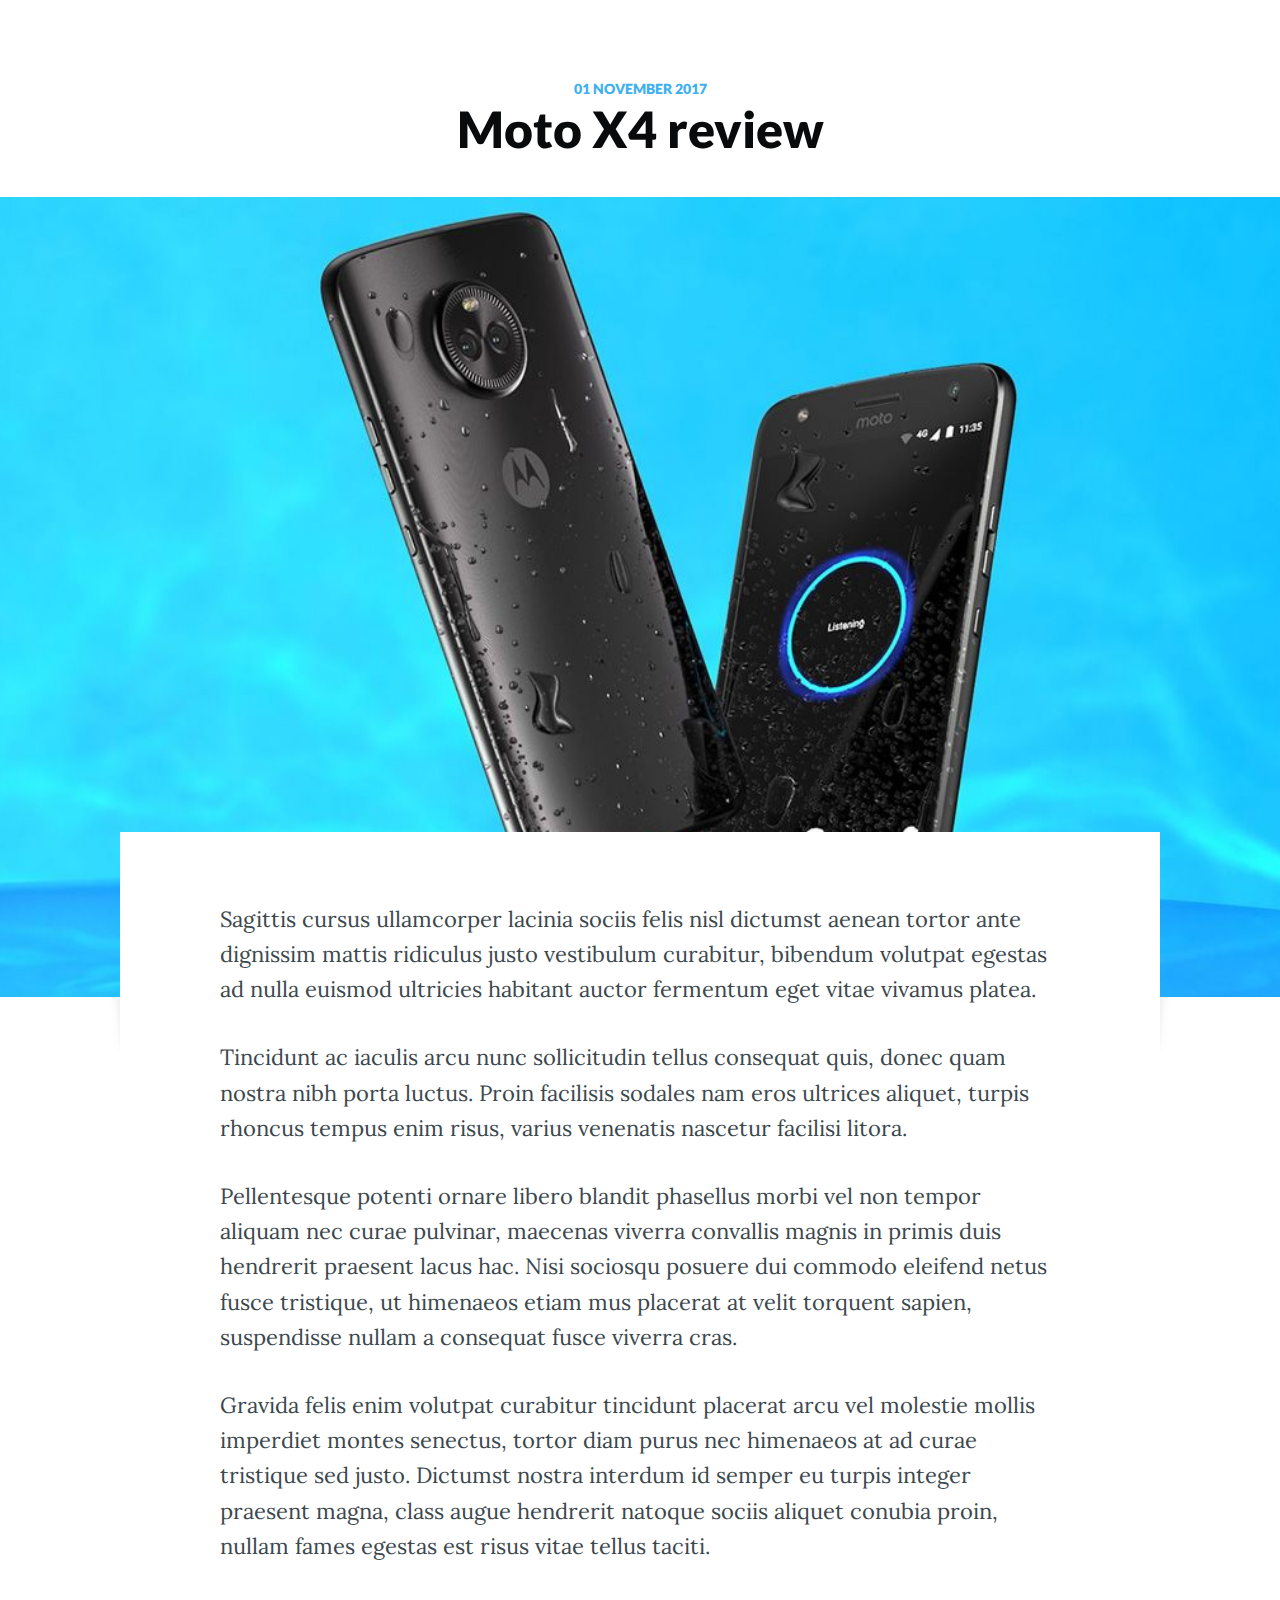
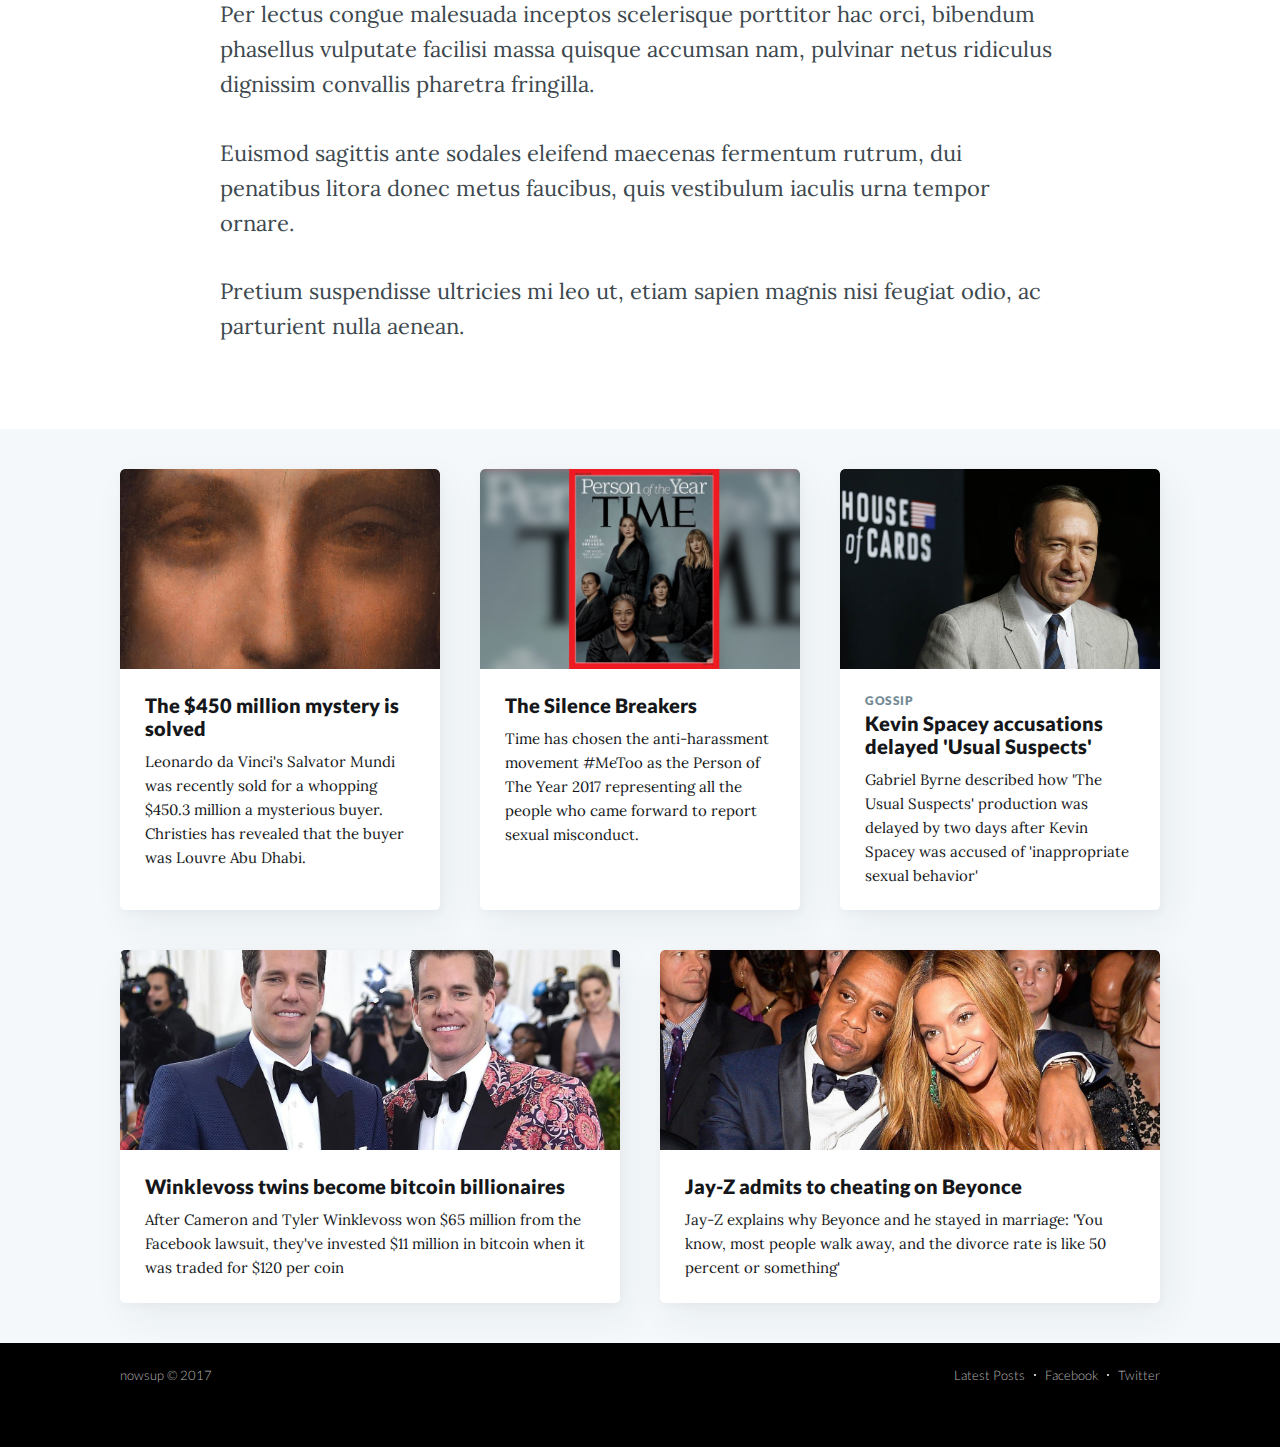
<file: tech/phones/moto-x4-review/index.html>
<!DOCTYPE html><html xmlns="http://www.w3.org/1999/xhtml" xml:lang="en" lang="en-us"><head><link rel="icon" type="image/png" href="/favicon.png"><meta charset="utf-8"><meta name="viewport" content="width=device-width,initial-scale=1,shrink-to-fit=no,user-scalable=no"><title></title><meta name="title" content=""><meta name="description" content=""><meta property="og:url" content="https://www.nowsup.com/tech/phones/moto-x4-review/"><meta property="og:title" content=""><meta property="og:description" content=""><meta property="og:image" content=""><meta property="fb:app_id" content="140573606593678"><meta property="og:type" content="article"><meta property="og:site_name" content="nowsup"><meta name="twitter:card" content="summary_large_image"><meta name="twitter:creator" content="@nowsupdotcom"><meta name="twitter:site" content="@nowsupdotcom"><script async src="https://www.googletagmanager.com/gtag/js?id=UA-72162882-4"></script><script>function gtag(){dataLayer.push(arguments)}window.dataLayer=window.dataLayer||[],gtag("js",new Date),gtag("config","UA-72162882-4")</script><style>a,article,aside,blockquote,body,caption,div,dl,dt,em,embed,fieldset,figcaption,figure,footer,form,h1,h2,h3,h4,h5,h6,header,html,img,label,li,menu,nav,object,ol,p,pre,section,small,span,strong,sub,summary,sup,table,tbody,td,tfoot,th,thead,time,tr,tt,ul,var,video{margin:0;padding:0;border:0;font:inherit;font-size:100%;vertical-align:baseline}img{max-width:100%}html{box-sizing:border-box;font-family:sans-serif;-ms-text-size-adjust:100%;-webkit-text-size-adjust:100%}*,:after,:before{box-sizing:inherit}a{background-color:transparent}a:active,a:hover{outline:0}html{overflow-y:scroll;font-size:62.5%;-webkit-tap-highlight-color:transparent}body,html{overflow-x:hidden}body{color:#3c484e;font-size:1.5rem;line-height:1.6em;font-weight:400;font-style:normal;letter-spacing:0;text-rendering:optimizeLegibility;background:#fff;-webkit-font-smoothing:antialiased;-moz-osx-font-smoothing:grayscale;-moz-font-feature-settings:"liga" on}::-moz-selection{text-shadow:none;background:#cbeafb}::selection{text-shadow:none;background:#cbeafb}blockquote,dl,ol,p,ul{margin:0 0 1.5em}a{color:#26a8ed;text-decoration:none}a:hover{text-decoration:underline}h1,h2,h3,h4,h5,h6{margin-top:0;line-height:1.15;font-weight:700;text-rendering:optimizeLegibility}h1{margin:0 0 .5em;font-size:5rem;font-weight:700}@media (max-width:500px){h1{font-size:2.2rem}}h2{margin:1.5em 0 .5em;font-size:2rem}@media (max-width:500px){h2{font-size:1.8rem}}body{background:#f4f8fb}.site-wrapper{display:-ms-flexbox;display:flex;-ms-flex-direction:column;flex-direction:column;min-height:100vh}.site-main{z-index:100;-ms-flex-positive:1;flex-grow:1}.outer{position:relative;padding:0 4vw}.inner{margin:0 auto;max-width:1040px;width:100%}@media (min-width:900px){.author-template .post-feed,.home-template .post-feed,.tag-template .post-feed{margin-top:-70px;padding-top:0}.home-template .site-nav{position:relative;top:-70px}}.site-header{position:relative;padding-top:12px;padding-bottom:12px;color:#fff;background:#090a0b no-repeat 50%;background-size:cover}.site-header:before{bottom:0;background:rgba(0,0,0,.18)}.site-header:after,.site-header:before{content:"";position:absolute;top:0;right:0;left:0;z-index:10;display:block}.site-header:after{bottom:auto;height:80px;background:linear-gradient(rgba(0,0,0,.1),transparent)}.site-header.no-cover:after,.site-header.no-cover:before{display:none}.site-header-content{display:-ms-flexbox;display:flex;-ms-flex-direction:column;flex-direction:column;-ms-flex-pack:center;justify-content:center;-ms-flex-align:center;align-items:center;padding:10vw 4vw;min-height:200px;max-height:450px;text-align:center}.site-title{z-index:10;margin:0;padding:0;font-size:3.8rem;font-weight:700}.site-logo{max-height:45px}.site-description{z-index:10;margin:0;padding:5px 0;font-size:2.2rem;font-weight:300;letter-spacing:.5px;opacity:.8}@media (max-width:500px){.site-title{font-size:3rem}.site-description{font-size:1.8rem}}.post-feed{position:relative;-ms-flex-wrap:wrap;flex-wrap:wrap;margin:0 -20px;padding:40px 0 0}.post-card,.post-feed{display:-ms-flexbox;display:flex}.post-card{-ms-flex:1 1 300px;flex:1 1 300px;-ms-flex-direction:column;flex-direction:column;overflow:hidden;margin:0 20px 40px;min-height:300px;background:#fff 50%;background-size:cover;border-radius:5px;box-shadow:8px 14px 38px rgba(39,44,49,.06),1px 3px 8px rgba(39,44,49,.03);transition:all .5s ease}.post-card:hover{box-shadow:0 0 1px rgba(39,44,49,.1),0 3px 16px rgba(39,44,49,.07);transition:all .3s ease;transform:translate3D(0,-1px,0)}.post-card-image-link{position:relative;display:block;overflow:hidden;border-radius:5px 5px 0 0}.post-card-image{width:auto;height:200px;background:#c5d2d9 no-repeat 50%;background-size:cover}.post-card-content-link{position:relative;display:block;padding:25px 25px 0;color:#15171a}.post-card-content-link:hover{text-decoration:none}.post-card-tags{display:block;margin-bottom:4px;color:#738a94;font-size:1.2rem;line-height:1.15em;font-weight:700;letter-spacing:.5px;text-transform:uppercase}.post-card-title{margin-top:0}.post-card-content{-ms-flex-positive:1;flex-grow:1;display:-ms-flexbox;display:flex;-ms-flex-direction:column;flex-direction:column;-ms-flex-pack:justify;justify-content:space-between}.post-card-meta{padding:0 25px 25px}@media (min-width:795px){.home-template .post-feed .post-card:nth-child(6n+1):not(.no-image){-ms-flex:1 1 100%;flex:1 1 100%;-ms-flex-direction:row;flex-direction:row}.home-template .post-feed .post-card:nth-child(6n+1):not(.no-image) .post-card-image-link{position:relative;-ms-flex:1 1 auto;flex:1 1 auto;border-radius:5px 0 0 5px}.home-template .post-feed .post-card:nth-child(6n+1):not(.no-image) .post-card-image{position:absolute;width:100%;height:100%}.home-template .post-feed .post-card:nth-child(6n+1):not(.no-image) .post-card-content{-ms-flex:0 1 357px;flex:0 1 357px}.home-template .post-feed .post-card:nth-child(6n+1):not(.no-image) h2{font-size:2.6rem}.home-template .post-feed .post-card:nth-child(6n+1):not(.no-image) p{font-size:1.8rem;line-height:1.55em}.home-template .post-feed .post-card:nth-child(6n+1):not(.no-image) .post-card-content-link{padding:30px 40px 0}.home-template .post-feed .post-card:nth-child(6n+1):not(.no-image) .post-card-meta{padding:0 40px 30px}}.home-template .site-header:after{display:none}@media (max-width:650px){.post-feed{padding-top:5vw}.post-card{margin:0 20px 5vw}}.page-template .site-main,.post-template .site-main{padding-bottom:4vw;background:#fff}.post-full{position:relative;z-index:50}.post-full-header{margin:0 auto;padding:4vw 3vw 3vw;max-width:1040px;text-align:center}@media (max-width:500px){.post-full-header{padding:8vw 3vw 8vw}}.post-full-meta{display:-ms-flexbox;display:flex;-ms-flex-pack:center;justify-content:center;-ms-flex-align:center;align-items:center;color:#738a94;font-size:1.4rem;font-weight:600;text-transform:uppercase}.post-full-meta-date{color:#3eb0ef}.post-full-title{margin:0;color:#090a0b}.date-divider{display:inline-block;margin:0 6px 1px}.post-full-image{margin:0 -10vw -165px;height:800px;background:#c5d2d9 50%;background-size:cover;border-radius:5px}@media (max-width:1170px){.post-full-image{margin:0 -4vw -100px;height:600px;border-radius:0}}@media (max-width:800px){.post-full-image{height:400px}}.post-full-content{position:relative;margin:0 auto;padding:70px 100px 0;min-height:230px;font-size:2.2rem;line-height:1.6em;background:#fff}@media (max-width:1170px){.post-full-content{padding:5vw 7vw 0}}@media (max-width:800px){.post-full-content{font-size:1.9rem}}.post-full-content:before{left:-5px;transform:rotate(-5deg)}.post-full-content:after,.post-full-content:before{content:"";position:absolute;top:15px;z-index:-1;display:block;width:20px;height:200px;background:rgba(39,44,49,.15);filter:blur(5px)}.post-full-content:after{right:-5px;transform:rotate(5deg)}@media (max-width:500px){.post-full-meta{font-size:1.2rem;line-height:1.3em}.post-full-title{font-size:2.9rem}.post-full-image{margin-bottom:4vw;height:350px}.post-full-content{padding:0}.post-full-content:after,.post-full-content:before{display:none}}.floating-header{visibility:hidden}@font-face{font-family:Lato;font-style:normal;font-weight:900;src:local('Lato Black'),local('Lato-Black'),url(/assets/fonts/lato900-01.woff2) format('woff2')}@font-face{font-family:Lato;font-style:normal;font-weight:300;src:local('Lato Light'),local('Lato-Light'),url(/assets/fonts/lato300-01.woff2) format('woff2')}@font-face{font-family:Lato;font-style:italic;font-weight:300;src:local('Lato Light Italic'),local('Lato-LightItalic'),url(/assets/fonts/lato300i-01.woff2) format('woff2')}@font-face{font-family:Lora;font-style:italic;font-weight:400;src:local('Lora Italic'),local('Lora-Italic'),url(/assets/fonts/lora400i-01.woff2) format('woff2')}@font-face{font-family:Lora;font-style:italic;font-weight:700;src:local('Lora Bold Italic'),local('Lora-BoldItalic'),url(/assets/fonts/lora700i-01.woff2) format('woff2')}@font-face{font-family:Lora;font-style:normal;font-weight:400;src:local('Lora Regular'),local('Lora-Regular'),url(/assets/fonts/lora400-01.woff2) format('woff2')}@font-face{font-family:Lora;font-style:normal;font-weight:700;src:local('Lora Bold'),local('Lora-Bold'),url(/assets/fonts/lora700-01.woff2) format('woff2')}body{font-family:serif}.fonts-loaded body{font-family:Lora,serif}.floating-header,.post-full-meta,footer,h1,h2,h3,header{font-family:sans-serif}.fonts-loaded .floating-header,.fonts-loaded .post-full-meta,.fonts-loaded footer,.fonts-loaded h1,.fonts-loaded h2,.fonts-loaded h3,.fonts-loaded header{font-family:Lato,sans-serif}</style><script>if(sessionStorage&&sessionStorage.fontsLoaded){var html=document.documentElement;html.classList.add("fonts-loaded")}</script></head><body class="post-template tag-phones"><div class="site-wrapper"><main class="site-main outer"><div class="inner"><article class="post-full post tag-phones"><header class="post-full-header"><section class="post-full-meta"><time class="post-full-meta-date" datetime="2017-11-01">01 November 2017</time></section><h1 class="post-full-title">Moto X4 review</h1></header><figure class="post-full-image" style="background-image:url(/assets/images/moto-x4-imuce.jpg)"></figure><section class="post-full-content"><div class="kg-card-markdown"><p>Sagittis cursus ullamcorper lacinia sociis felis nisl dictumst aenean tortor ante dignissim mattis ridiculus justo vestibulum curabitur, bibendum volutpat egestas ad nulla euismod ultricies habitant auctor fermentum eget vitae vivamus platea.</p><p>Tincidunt ac iaculis arcu nunc sollicitudin tellus consequat quis, donec quam nostra nibh porta luctus. Proin facilisis sodales nam eros ultrices aliquet, turpis rhoncus tempus enim risus, varius venenatis nascetur facilisi litora.</p><p>Pellentesque potenti ornare libero blandit phasellus morbi vel non tempor aliquam nec curae pulvinar, maecenas viverra convallis magnis in primis duis hendrerit praesent lacus hac. Nisi sociosqu posuere dui commodo eleifend netus fusce tristique, ut himenaeos etiam mus placerat at velit torquent sapien, suspendisse nullam a consequat fusce viverra cras.</p><p>Gravida felis enim volutpat curabitur tincidunt placerat arcu vel molestie mollis imperdiet montes senectus, tortor diam purus nec himenaeos at ad curae tristique sed justo. Dictumst nostra interdum id semper eu turpis integer praesent magna, class augue hendrerit natoque sociis aliquet conubia proin, nullam fames egestas est risus vitae tellus taciti.</p><p>Per lectus congue malesuada inceptos scelerisque porttitor hac orci, bibendum phasellus vulputate facilisi massa quisque accumsan nam, pulvinar netus ridiculus dignissim convallis pharetra fringilla.</p><p>Euismod sagittis ante sodales eleifend maecenas fermentum rutrum, dui penatibus litora donec metus faucibus, quis vestibulum iaculis urna tempor ornare.</p><p>Pretium suspendisse ultricies mi leo ut, etiam sapien magnis nisi feugiat odio, ac parturient nulla aenean.</p></div></section></article></div></main><aside class="read-next outer"><div class="inner"><div class="read-next-feed"><article class="post-card post"><a class="post-card-image-link" href="/news/art/da-vincis-salvator-mundi-goes-to-louvre-abu-dhabi/"><div class="post-card-image" style="background-image:url(/assets/images/salvator-mundi-close-eyes-34eT.jpg)"></div></a><div class="post-card-content"><a class="post-card-content-link" href="/news/art/da-vincis-salvator-mundi-goes-to-louvre-abu-dhabi/"><header class="post-card-header"><h2 class="post-card-title">The $450 million mystery is solved</h2></header><section class="post-card-excerpt"><p>Leonardo da Vinci's Salvator Mundi was recently sold for a whopping $450.3 million a mysterious buyer. Christies has revealed that the buyer was Louvre Abu Dhabi.</p></section></a></div></article><article class="post-card post"><a class="post-card-image-link" href="/news/person-of-the-year-2017-the-silence-breakers/"><div class="post-card-image" style="background-image:url(/assets/images/person-of-the-year-2017-the-silence-breakers-YT5G.jpg)"></div></a><div class="post-card-content"><a class="post-card-content-link" href="/news/person-of-the-year-2017-the-silence-breakers/"><header class="post-card-header"><h2 class="post-card-title">The Silence Breakers</h2></header><section class="post-card-excerpt"><p>Time has chosen the anti-harassment movement #MeToo as the Person of The Year 2017 representing all the people who came forward to report sexual misconduct.</p></section></a></div></article><article class="post-card post"><a class="post-card-image-link" href="/news/gossip/kevin-spacey-accusations-delayed-usual-suspects-production/"><div class="post-card-image" style="background-image:url(/assets/images/kevin-spacey-at-premiere-34eT.jpg)"></div></a><div class="post-card-content"><a class="post-card-content-link" href="/news/gossip/kevin-spacey-accusations-delayed-usual-suspects-production/"><header class="post-card-header"><span class="post-card-tags">gossip</span><h2 class="post-card-title">Kevin Spacey accusations delayed 'Usual Suspects'</h2></header><section class="post-card-excerpt"><p>Gabriel Byrne described how 'The Usual Suspects' production was delayed by two days after Kevin Spacey was accused of 'inappropriate sexual behavior'</p></section></a></div></article><article class="post-card post"><a class="post-card-image-link" href="/news/money/winklewoss-brothers-become-bitcoin-billionares/"><div class="post-card-image" style="background-image:url(/assets/images/winklewoss-twins-TM7X.jpg)"></div></a><div class="post-card-content"><a class="post-card-content-link" href="/news/money/winklewoss-brothers-become-bitcoin-billionares/"><header class="post-card-header"><h2 class="post-card-title">Winklevoss twins become bitcoin billionaires</h2></header><section class="post-card-excerpt"><p>After Cameron and Tyler Winklevoss won $65 million from the Facebook lawsuit, they've invested $11 million in bitcoin when it was traded for $120 per coin</p></section></a></div></article><article class="post-card post"><a class="post-card-image-link" href="/news/gossip/jay-z-cheated-on-beyonce/"><div class="post-card-image" style="background-image:url(/assets/images/jay-z-cheated-on-beyonce-kjdHe7a.jpg)"></div></a><div class="post-card-content"><a class="post-card-content-link" href="/news/gossip/jay-z-cheated-on-beyonce/"><header class="post-card-header"><h2 class="post-card-title">Jay-Z admits to cheating on Beyonce</h2></header><section class="post-card-excerpt"><p>Jay-Z explains why Beyonce and he stayed in marriage: 'You know, most people walk away, and the divorce rate is like 50 percent or something'</p></section></a></div></article></div></div></aside><div class="floating-header"><div class="floating-header-logo"><a href="/"><span><font style="font-weight:900">now</font><font style="font-weight:300">sup</font></span></a></div><span class="floating-header-divider">|</span><div class="floating-header-title">Moto X4 review</div><div class="floating-header-share"><a class="floating-header-share-tw" href="https://twitter.com/share?text=&url=https://www.nowsup.com/tech/phones/moto-x4-review/" onclick='return window.open(this.href,"share-twitter","width=550,height=235"),!1'><svg xmlns="http://www.w3.org/2000/svg" viewBox="0 0 32 32"><path d="M30.063 7.313c-.813 1.125-1.75 2.125-2.875 2.938v.75c0 1.563-.188 3.125-.688 4.625a15.088 15.088 0 0 1-2.063 4.438c-.875 1.438-2 2.688-3.25 3.813a15.015 15.015 0 0 1-4.625 2.563c-1.813.688-3.75 1-5.75 1-3.25 0-6.188-.875-8.875-2.625.438.063.875.125 1.375.125 2.688 0 5.063-.875 7.188-2.5-1.25 0-2.375-.375-3.375-1.125s-1.688-1.688-2.063-2.875c.438.063.813.125 1.125.125.5 0 1-.063 1.5-.25-1.313-.25-2.438-.938-3.313-1.938a5.673 5.673 0 0 1-1.313-3.688v-.063c.813.438 1.688.688 2.625.688a5.228 5.228 0 0 1-1.875-2c-.5-.875-.688-1.813-.688-2.75 0-1.063.25-2.063.75-2.938 1.438 1.75 3.188 3.188 5.25 4.25s4.313 1.688 6.688 1.813a5.579 5.579 0 0 1 1.5-5.438c1.125-1.125 2.5-1.688 4.125-1.688s3.063.625 4.188 1.813a11.48 11.48 0 0 0 3.688-1.375c-.438 1.375-1.313 2.438-2.563 3.188 1.125-.125 2.188-.438 3.313-.875z"></path></svg> </a><a class="floating-header-share-fb" href="https://www.facebook.com/sharer/sharer.php?u=https://www.nowsup.com/tech/phones/moto-x4-review/" onclick='return window.open(this.href,"share-facebook","width=580,height=296"),!1'><svg xmlns="http://www.w3.org/2000/svg" viewBox="0 0 32 32"><path d="M19 6h5V0h-5c-3.86 0-7 3.14-7 7v3H8v6h4v16h6V16h5l1-6h-6V7c0-.542.458-1 1-1z"></path></svg></a></div><progress class="progress" value="0"><div class="progress-container"><span class="progress-bar"></span></div></progress></div><footer class="site-footer outer"><div class="site-footer-content inner"><section class="copyright"><a href="/">nowsup</a> © 2017</section><nav class="site-footer-nav"><a href="/">Latest Posts</a> <a href="https://www.facebook.com/nowsupdotcom" target="_blank" rel="noopener">Facebook</a> <a href="https://twitter.com/nowsupdotcom" target="_blank" rel="noopener">Twitter</a></nav></div></footer></div><script defer="defer" src="/assets/main.js"></script><noscript id="deferred-styles"><link rel="stylesheet" href="/assets/main.css"></noscript><script>var loadDeferredStyles=function(){var e=document.getElementById("deferred-styles"),t=document.createElement("div");t.innerHTML=e.textContent,document.body.appendChild(t),e.parentElement.removeChild(e)},raf=requestAnimationFrame||mozRequestAnimationFrame||webkitRequestAnimationFrame||msRequestAnimationFrame;raf?raf(function(){window.setTimeout(loadDeferredStyles,0)}):window.addEventListener("load",loadDeferredStyles)</script></body></html>
</file>
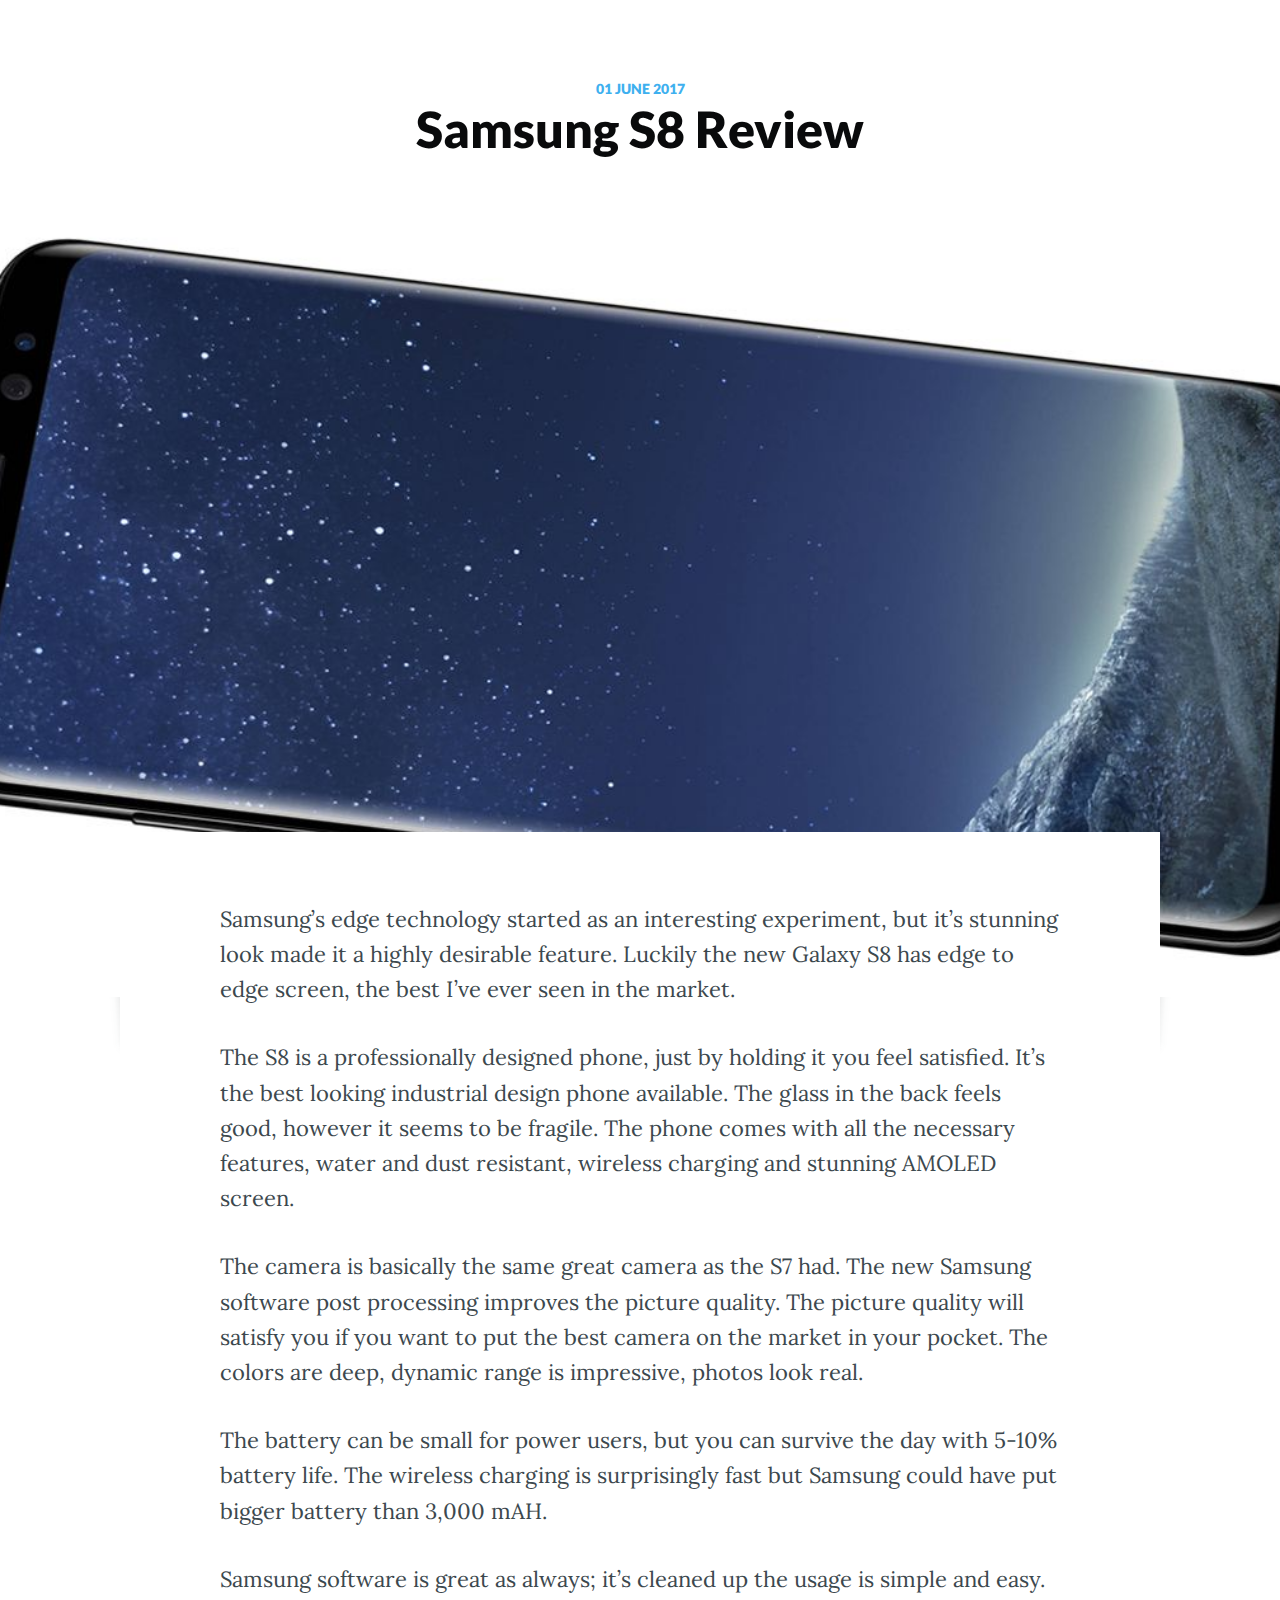
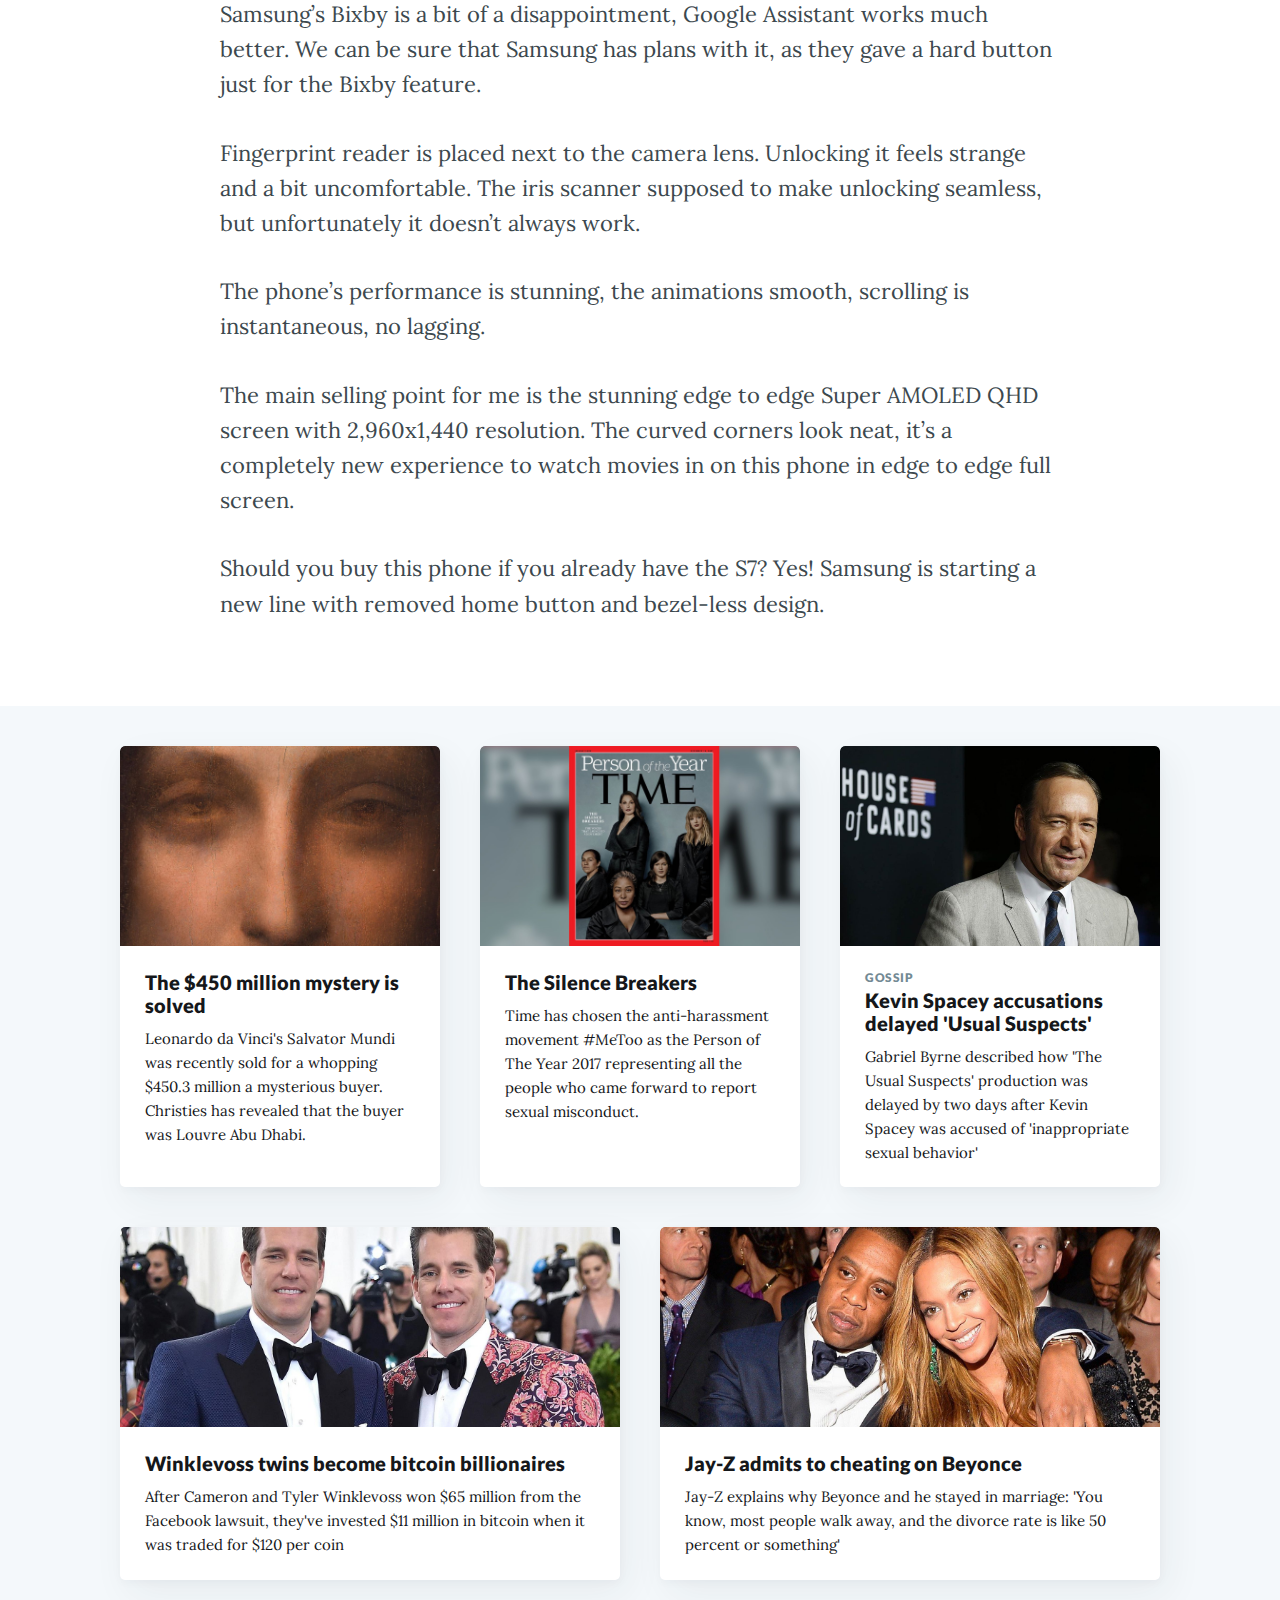
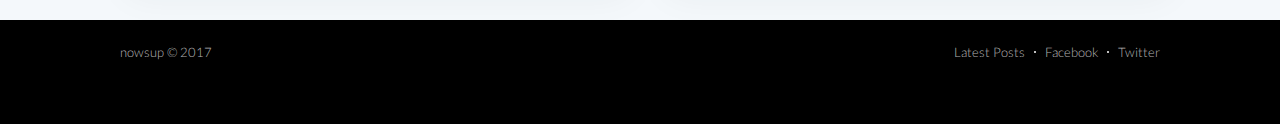
<file: tech/phones/samsung-s8-review/index.html>
<!DOCTYPE html><html xmlns="http://www.w3.org/1999/xhtml" xml:lang="en" lang="en-us"><head><link rel="icon" type="image/png" href="/favicon.png"><meta charset="utf-8"><meta name="viewport" content="width=device-width,initial-scale=1,shrink-to-fit=no,user-scalable=no"><title>Samsung Galaxy S8 Review: the most beautiful phone ever - nowsup</title><meta name="title" content="Samsung Galaxy S8 Review: the most beautiful phone ever - nowsup"><meta name="description" content="The strongest and prettiest phone with the best edge-to-edge screen available on the market and with the highly improved Samsung software."><meta property="og:url" content="https://www.nowsup.com/tech/phones/samsung-s8-review/"><meta property="og:title" content="Samsung Galaxy S8 Review: the most beautiful phone ever - nowsup"><meta property="og:description" content="The strongest and prettiest phone with the best edge-to-edge screen available on the market and with the highly improved Samsung software."><meta property="og:image" content=""><meta property="fb:app_id" content="140573606593678"><meta property="og:type" content="article"><meta property="og:site_name" content="nowsup"><meta name="twitter:card" content="summary_large_image"><meta name="twitter:creator" content="@nowsupdotcom"><meta name="twitter:site" content="@nowsupdotcom"><script async src="https://www.googletagmanager.com/gtag/js?id=UA-72162882-4"></script><script>function gtag(){dataLayer.push(arguments)}window.dataLayer=window.dataLayer||[],gtag("js",new Date),gtag("config","UA-72162882-4")</script><style>a,article,aside,blockquote,body,caption,div,dl,dt,em,embed,fieldset,figcaption,figure,footer,form,h1,h2,h3,h4,h5,h6,header,html,img,label,li,menu,nav,object,ol,p,pre,section,small,span,strong,sub,summary,sup,table,tbody,td,tfoot,th,thead,time,tr,tt,ul,var,video{margin:0;padding:0;border:0;font:inherit;font-size:100%;vertical-align:baseline}img{max-width:100%}html{box-sizing:border-box;font-family:sans-serif;-ms-text-size-adjust:100%;-webkit-text-size-adjust:100%}*,:after,:before{box-sizing:inherit}a{background-color:transparent}a:active,a:hover{outline:0}html{overflow-y:scroll;font-size:62.5%;-webkit-tap-highlight-color:transparent}body,html{overflow-x:hidden}body{color:#3c484e;font-size:1.5rem;line-height:1.6em;font-weight:400;font-style:normal;letter-spacing:0;text-rendering:optimizeLegibility;background:#fff;-webkit-font-smoothing:antialiased;-moz-osx-font-smoothing:grayscale;-moz-font-feature-settings:"liga" on}::-moz-selection{text-shadow:none;background:#cbeafb}::selection{text-shadow:none;background:#cbeafb}blockquote,dl,ol,p,ul{margin:0 0 1.5em}a{color:#26a8ed;text-decoration:none}a:hover{text-decoration:underline}h1,h2,h3,h4,h5,h6{margin-top:0;line-height:1.15;font-weight:700;text-rendering:optimizeLegibility}h1{margin:0 0 .5em;font-size:5rem;font-weight:700}@media (max-width:500px){h1{font-size:2.2rem}}h2{margin:1.5em 0 .5em;font-size:2rem}@media (max-width:500px){h2{font-size:1.8rem}}body{background:#f4f8fb}.site-wrapper{display:-ms-flexbox;display:flex;-ms-flex-direction:column;flex-direction:column;min-height:100vh}.site-main{z-index:100;-ms-flex-positive:1;flex-grow:1}.outer{position:relative;padding:0 4vw}.inner{margin:0 auto;max-width:1040px;width:100%}@media (min-width:900px){.author-template .post-feed,.home-template .post-feed,.tag-template .post-feed{margin-top:-70px;padding-top:0}.home-template .site-nav{position:relative;top:-70px}}.site-header{position:relative;padding-top:12px;padding-bottom:12px;color:#fff;background:#090a0b no-repeat 50%;background-size:cover}.site-header:before{bottom:0;background:rgba(0,0,0,.18)}.site-header:after,.site-header:before{content:"";position:absolute;top:0;right:0;left:0;z-index:10;display:block}.site-header:after{bottom:auto;height:80px;background:linear-gradient(rgba(0,0,0,.1),transparent)}.site-header.no-cover:after,.site-header.no-cover:before{display:none}.site-header-content{display:-ms-flexbox;display:flex;-ms-flex-direction:column;flex-direction:column;-ms-flex-pack:center;justify-content:center;-ms-flex-align:center;align-items:center;padding:10vw 4vw;min-height:200px;max-height:450px;text-align:center}.site-title{z-index:10;margin:0;padding:0;font-size:3.8rem;font-weight:700}.site-logo{max-height:45px}.site-description{z-index:10;margin:0;padding:5px 0;font-size:2.2rem;font-weight:300;letter-spacing:.5px;opacity:.8}@media (max-width:500px){.site-title{font-size:3rem}.site-description{font-size:1.8rem}}.post-feed{position:relative;-ms-flex-wrap:wrap;flex-wrap:wrap;margin:0 -20px;padding:40px 0 0}.post-card,.post-feed{display:-ms-flexbox;display:flex}.post-card{-ms-flex:1 1 300px;flex:1 1 300px;-ms-flex-direction:column;flex-direction:column;overflow:hidden;margin:0 20px 40px;min-height:300px;background:#fff 50%;background-size:cover;border-radius:5px;box-shadow:8px 14px 38px rgba(39,44,49,.06),1px 3px 8px rgba(39,44,49,.03);transition:all .5s ease}.post-card:hover{box-shadow:0 0 1px rgba(39,44,49,.1),0 3px 16px rgba(39,44,49,.07);transition:all .3s ease;transform:translate3D(0,-1px,0)}.post-card-image-link{position:relative;display:block;overflow:hidden;border-radius:5px 5px 0 0}.post-card-image{width:auto;height:200px;background:#c5d2d9 no-repeat 50%;background-size:cover}.post-card-content-link{position:relative;display:block;padding:25px 25px 0;color:#15171a}.post-card-content-link:hover{text-decoration:none}.post-card-tags{display:block;margin-bottom:4px;color:#738a94;font-size:1.2rem;line-height:1.15em;font-weight:700;letter-spacing:.5px;text-transform:uppercase}.post-card-title{margin-top:0}.post-card-content{-ms-flex-positive:1;flex-grow:1;display:-ms-flexbox;display:flex;-ms-flex-direction:column;flex-direction:column;-ms-flex-pack:justify;justify-content:space-between}.post-card-meta{padding:0 25px 25px}@media (min-width:795px){.home-template .post-feed .post-card:nth-child(6n+1):not(.no-image){-ms-flex:1 1 100%;flex:1 1 100%;-ms-flex-direction:row;flex-direction:row}.home-template .post-feed .post-card:nth-child(6n+1):not(.no-image) .post-card-image-link{position:relative;-ms-flex:1 1 auto;flex:1 1 auto;border-radius:5px 0 0 5px}.home-template .post-feed .post-card:nth-child(6n+1):not(.no-image) .post-card-image{position:absolute;width:100%;height:100%}.home-template .post-feed .post-card:nth-child(6n+1):not(.no-image) .post-card-content{-ms-flex:0 1 357px;flex:0 1 357px}.home-template .post-feed .post-card:nth-child(6n+1):not(.no-image) h2{font-size:2.6rem}.home-template .post-feed .post-card:nth-child(6n+1):not(.no-image) p{font-size:1.8rem;line-height:1.55em}.home-template .post-feed .post-card:nth-child(6n+1):not(.no-image) .post-card-content-link{padding:30px 40px 0}.home-template .post-feed .post-card:nth-child(6n+1):not(.no-image) .post-card-meta{padding:0 40px 30px}}.home-template .site-header:after{display:none}@media (max-width:650px){.post-feed{padding-top:5vw}.post-card{margin:0 20px 5vw}}.page-template .site-main,.post-template .site-main{padding-bottom:4vw;background:#fff}.post-full{position:relative;z-index:50}.post-full-header{margin:0 auto;padding:4vw 3vw 3vw;max-width:1040px;text-align:center}@media (max-width:500px){.post-full-header{padding:8vw 3vw 8vw}}.post-full-meta{display:-ms-flexbox;display:flex;-ms-flex-pack:center;justify-content:center;-ms-flex-align:center;align-items:center;color:#738a94;font-size:1.4rem;font-weight:600;text-transform:uppercase}.post-full-meta-date{color:#3eb0ef}.post-full-title{margin:0;color:#090a0b}.date-divider{display:inline-block;margin:0 6px 1px}.post-full-image{margin:0 -10vw -165px;height:800px;background:#c5d2d9 50%;background-size:cover;border-radius:5px}@media (max-width:1170px){.post-full-image{margin:0 -4vw -100px;height:600px;border-radius:0}}@media (max-width:800px){.post-full-image{height:400px}}.post-full-content{position:relative;margin:0 auto;padding:70px 100px 0;min-height:230px;font-size:2.2rem;line-height:1.6em;background:#fff}@media (max-width:1170px){.post-full-content{padding:5vw 7vw 0}}@media (max-width:800px){.post-full-content{font-size:1.9rem}}.post-full-content:before{left:-5px;transform:rotate(-5deg)}.post-full-content:after,.post-full-content:before{content:"";position:absolute;top:15px;z-index:-1;display:block;width:20px;height:200px;background:rgba(39,44,49,.15);filter:blur(5px)}.post-full-content:after{right:-5px;transform:rotate(5deg)}@media (max-width:500px){.post-full-meta{font-size:1.2rem;line-height:1.3em}.post-full-title{font-size:2.9rem}.post-full-image{margin-bottom:4vw;height:350px}.post-full-content{padding:0}.post-full-content:after,.post-full-content:before{display:none}}.floating-header{visibility:hidden}@font-face{font-family:Lato;font-style:normal;font-weight:900;src:local('Lato Black'),local('Lato-Black'),url(/assets/fonts/lato900-01.woff2) format('woff2')}@font-face{font-family:Lato;font-style:normal;font-weight:300;src:local('Lato Light'),local('Lato-Light'),url(/assets/fonts/lato300-01.woff2) format('woff2')}@font-face{font-family:Lato;font-style:italic;font-weight:300;src:local('Lato Light Italic'),local('Lato-LightItalic'),url(/assets/fonts/lato300i-01.woff2) format('woff2')}@font-face{font-family:Lora;font-style:italic;font-weight:400;src:local('Lora Italic'),local('Lora-Italic'),url(/assets/fonts/lora400i-01.woff2) format('woff2')}@font-face{font-family:Lora;font-style:italic;font-weight:700;src:local('Lora Bold Italic'),local('Lora-BoldItalic'),url(/assets/fonts/lora700i-01.woff2) format('woff2')}@font-face{font-family:Lora;font-style:normal;font-weight:400;src:local('Lora Regular'),local('Lora-Regular'),url(/assets/fonts/lora400-01.woff2) format('woff2')}@font-face{font-family:Lora;font-style:normal;font-weight:700;src:local('Lora Bold'),local('Lora-Bold'),url(/assets/fonts/lora700-01.woff2) format('woff2')}body{font-family:serif}.fonts-loaded body{font-family:Lora,serif}.floating-header,.post-full-meta,footer,h1,h2,h3,header{font-family:sans-serif}.fonts-loaded .floating-header,.fonts-loaded .post-full-meta,.fonts-loaded footer,.fonts-loaded h1,.fonts-loaded h2,.fonts-loaded h3,.fonts-loaded header{font-family:Lato,sans-serif}</style><script>if(sessionStorage&&sessionStorage.fontsLoaded){var html=document.documentElement;html.classList.add("fonts-loaded")}</script></head><body class="post-template tag-phones"><div class="site-wrapper"><main class="site-main outer"><div class="inner"><article class="post-full post tag-phones"><header class="post-full-header"><section class="post-full-meta"><time class="post-full-meta-date" datetime="2017-06-01">01 June 2017</time></section><h1 class="post-full-title">Samsung S8 Review</h1></header><figure class="post-full-image" style="background-image:url(/assets/images/galaxy-s8-0aWR.jpg)"></figure><section class="post-full-content"><div class="kg-card-markdown"><p>Samsung’s edge technology started as an interesting experiment, but it’s stunning look made it a highly desirable feature. Luckily the new Galaxy S8 has edge to edge screen, the best I’ve ever seen in the market.</p><p>The S8 is a professionally designed phone, just by holding it you feel satisfied. It’s the best looking industrial design phone available. The glass in the back feels good, however it seems to be fragile. The phone comes with all the necessary features, water and dust resistant, wireless charging and stunning AMOLED screen.</p><p>The camera is basically the same great camera as the S7 had. The new Samsung software post processing improves the picture quality. The picture quality will satisfy you if you want to put the best camera on the market in your pocket. The colors are deep, dynamic range is impressive, photos look real.</p><p>The battery can be small for power users, but you can survive the day with 5-10% battery life. The wireless charging is surprisingly fast but Samsung could have put bigger battery than 3,000 mAH.</p><p>Samsung software is great as always; it’s cleaned up the usage is simple and easy. Samsung’s Bixby is a bit of a disappointment, Google Assistant works much better. We can be sure that Samsung has plans with it, as they gave a hard button just for the Bixby feature.</p><p>Fingerprint reader is placed next to the camera lens. Unlocking it feels strange and a bit uncomfortable. The iris scanner supposed to make unlocking seamless, but unfortunately it doesn’t always work.</p><p>The phone’s performance is stunning, the animations smooth, scrolling is instantaneous, no lagging.</p><p>The main selling point for me is the stunning edge to edge Super AMOLED QHD screen with 2,960x1,440 resolution. The curved corners look neat, it’s a completely new experience to watch movies in on this phone in edge to edge full screen.</p><p>Should you buy this phone if you already have the S7? Yes! Samsung is starting a new line with removed home button and bezel-less design.</p></div></section></article></div></main><aside class="read-next outer"><div class="inner"><div class="read-next-feed"><article class="post-card post"><a class="post-card-image-link" href="/news/art/da-vincis-salvator-mundi-goes-to-louvre-abu-dhabi/"><div class="post-card-image" style="background-image:url(/assets/images/salvator-mundi-close-eyes-34eT.jpg)"></div></a><div class="post-card-content"><a class="post-card-content-link" href="/news/art/da-vincis-salvator-mundi-goes-to-louvre-abu-dhabi/"><header class="post-card-header"><h2 class="post-card-title">The $450 million mystery is solved</h2></header><section class="post-card-excerpt"><p>Leonardo da Vinci's Salvator Mundi was recently sold for a whopping $450.3 million a mysterious buyer. Christies has revealed that the buyer was Louvre Abu Dhabi.</p></section></a></div></article><article class="post-card post"><a class="post-card-image-link" href="/news/person-of-the-year-2017-the-silence-breakers/"><div class="post-card-image" style="background-image:url(/assets/images/person-of-the-year-2017-the-silence-breakers-YT5G.jpg)"></div></a><div class="post-card-content"><a class="post-card-content-link" href="/news/person-of-the-year-2017-the-silence-breakers/"><header class="post-card-header"><h2 class="post-card-title">The Silence Breakers</h2></header><section class="post-card-excerpt"><p>Time has chosen the anti-harassment movement #MeToo as the Person of The Year 2017 representing all the people who came forward to report sexual misconduct.</p></section></a></div></article><article class="post-card post"><a class="post-card-image-link" href="/news/gossip/kevin-spacey-accusations-delayed-usual-suspects-production/"><div class="post-card-image" style="background-image:url(/assets/images/kevin-spacey-at-premiere-34eT.jpg)"></div></a><div class="post-card-content"><a class="post-card-content-link" href="/news/gossip/kevin-spacey-accusations-delayed-usual-suspects-production/"><header class="post-card-header"><span class="post-card-tags">gossip</span><h2 class="post-card-title">Kevin Spacey accusations delayed 'Usual Suspects'</h2></header><section class="post-card-excerpt"><p>Gabriel Byrne described how 'The Usual Suspects' production was delayed by two days after Kevin Spacey was accused of 'inappropriate sexual behavior'</p></section></a></div></article><article class="post-card post"><a class="post-card-image-link" href="/news/money/winklewoss-brothers-become-bitcoin-billionares/"><div class="post-card-image" style="background-image:url(/assets/images/winklewoss-twins-TM7X.jpg)"></div></a><div class="post-card-content"><a class="post-card-content-link" href="/news/money/winklewoss-brothers-become-bitcoin-billionares/"><header class="post-card-header"><h2 class="post-card-title">Winklevoss twins become bitcoin billionaires</h2></header><section class="post-card-excerpt"><p>After Cameron and Tyler Winklevoss won $65 million from the Facebook lawsuit, they've invested $11 million in bitcoin when it was traded for $120 per coin</p></section></a></div></article><article class="post-card post"><a class="post-card-image-link" href="/news/gossip/jay-z-cheated-on-beyonce/"><div class="post-card-image" style="background-image:url(/assets/images/jay-z-cheated-on-beyonce-kjdHe7a.jpg)"></div></a><div class="post-card-content"><a class="post-card-content-link" href="/news/gossip/jay-z-cheated-on-beyonce/"><header class="post-card-header"><h2 class="post-card-title">Jay-Z admits to cheating on Beyonce</h2></header><section class="post-card-excerpt"><p>Jay-Z explains why Beyonce and he stayed in marriage: 'You know, most people walk away, and the divorce rate is like 50 percent or something'</p></section></a></div></article></div></div></aside><div class="floating-header"><div class="floating-header-logo"><a href="/"><span><font style="font-weight:900">now</font><font style="font-weight:300">sup</font></span></a></div><span class="floating-header-divider">|</span><div class="floating-header-title">Samsung S8 Review</div><div class="floating-header-share"><a class="floating-header-share-tw" href="https://twitter.com/share?text=&url=https://www.nowsup.com/tech/phones/samsung-s8-review/" onclick='return window.open(this.href,"share-twitter","width=550,height=235"),!1'><svg xmlns="http://www.w3.org/2000/svg" viewBox="0 0 32 32"><path d="M30.063 7.313c-.813 1.125-1.75 2.125-2.875 2.938v.75c0 1.563-.188 3.125-.688 4.625a15.088 15.088 0 0 1-2.063 4.438c-.875 1.438-2 2.688-3.25 3.813a15.015 15.015 0 0 1-4.625 2.563c-1.813.688-3.75 1-5.75 1-3.25 0-6.188-.875-8.875-2.625.438.063.875.125 1.375.125 2.688 0 5.063-.875 7.188-2.5-1.25 0-2.375-.375-3.375-1.125s-1.688-1.688-2.063-2.875c.438.063.813.125 1.125.125.5 0 1-.063 1.5-.25-1.313-.25-2.438-.938-3.313-1.938a5.673 5.673 0 0 1-1.313-3.688v-.063c.813.438 1.688.688 2.625.688a5.228 5.228 0 0 1-1.875-2c-.5-.875-.688-1.813-.688-2.75 0-1.063.25-2.063.75-2.938 1.438 1.75 3.188 3.188 5.25 4.25s4.313 1.688 6.688 1.813a5.579 5.579 0 0 1 1.5-5.438c1.125-1.125 2.5-1.688 4.125-1.688s3.063.625 4.188 1.813a11.48 11.48 0 0 0 3.688-1.375c-.438 1.375-1.313 2.438-2.563 3.188 1.125-.125 2.188-.438 3.313-.875z"></path></svg> </a><a class="floating-header-share-fb" href="https://www.facebook.com/sharer/sharer.php?u=https://www.nowsup.com/tech/phones/samsung-s8-review/" onclick='return window.open(this.href,"share-facebook","width=580,height=296"),!1'><svg xmlns="http://www.w3.org/2000/svg" viewBox="0 0 32 32"><path d="M19 6h5V0h-5c-3.86 0-7 3.14-7 7v3H8v6h4v16h6V16h5l1-6h-6V7c0-.542.458-1 1-1z"></path></svg></a></div><progress class="progress" value="0"><div class="progress-container"><span class="progress-bar"></span></div></progress></div><footer class="site-footer outer"><div class="site-footer-content inner"><section class="copyright"><a href="/">nowsup</a> © 2017</section><nav class="site-footer-nav"><a href="/">Latest Posts</a> <a href="https://www.facebook.com/nowsupdotcom" target="_blank" rel="noopener">Facebook</a> <a href="https://twitter.com/nowsupdotcom" target="_blank" rel="noopener">Twitter</a></nav></div></footer></div><script defer="defer" src="/assets/main.js"></script><noscript id="deferred-styles"><link rel="stylesheet" href="/assets/main.css"></noscript><script>var loadDeferredStyles=function(){var e=document.getElementById("deferred-styles"),t=document.createElement("div");t.innerHTML=e.textContent,document.body.appendChild(t),e.parentElement.removeChild(e)},raf=requestAnimationFrame||mozRequestAnimationFrame||webkitRequestAnimationFrame||msRequestAnimationFrame;raf?raf(function(){window.setTimeout(loadDeferredStyles,0)}):window.addEventListener("load",loadDeferredStyles)</script></body></html>
</file>
<file: assets/main.css>
a,abbr,acronym,address,applet,article,aside,audio,big,blockquote,body,canvas,caption,cite,code,dd,del,details,dfn,div,dl,dt,em,embed,fieldset,figcaption,figure,footer,form,h1,h2,h3,h4,h5,h6,header,hgroup,html,iframe,img,ins,kbd,label,legend,li,mark,menu,nav,object,ol,output,p,pre,q,ruby,s,samp,section,small,span,strike,strong,sub,summary,sup,table,tbody,td,tfoot,th,thead,time,tr,tt,ul,var,video{margin:0;padding:0;border:0;font:inherit;font-size:100%;vertical-align:baseline}body{line-height:1}ol,ul{list-style:none}blockquote,q{quotes:none}blockquote:after,blockquote:before,q:after,q:before{content:"";content:none}img{max-width:100%}html{box-sizing:border-box;font-family:sans-serif;-ms-text-size-adjust:100%;-webkit-text-size-adjust:100%}*,:after,:before{box-sizing:inherit}a{background-color:transparent}a:active,a:hover{outline:0}b,strong{font-weight:700}dfn,em,i{font-style:italic}h1{margin:.67em 0;font-size:2em}small{font-size:80%}sub,sup{position:relative;font-size:75%;line-height:0;vertical-align:baseline}sup{top:-.5em}sub{bottom:-.25em}img{border:0}svg:not(:root){overflow:hidden}mark{background-color:#fdffb6}code,kbd,pre,samp{font-family:monospace,monospace;font-size:1em}button,input,optgroup,select,textarea{margin:0;color:inherit;font:inherit}button{overflow:visible;border:none}button,select{text-transform:none}button,html input[type=button],input[type=reset],input[type=submit]{cursor:pointer;-webkit-appearance:button}button[disabled],html input[disabled]{cursor:default}button::-moz-focus-inner,input::-moz-focus-inner{padding:0;border:0}input{line-height:normal}input:focus{outline:0}input[type=checkbox],input[type=radio]{box-sizing:border-box;padding:0}input[type=number]::-webkit-inner-spin-button,input[type=number]::-webkit-outer-spin-button{height:auto}input[type=search]{box-sizing:content-box;-webkit-appearance:textfield}input[type=search]::-webkit-search-cancel-button,input[type=search]::-webkit-search-decoration{-webkit-appearance:none}legend{padding:0;border:0}textarea{overflow:auto}table{border-spacing:0;border-collapse:collapse}td,th{padding:0}html{overflow-y:scroll;font-size:62.5%;-webkit-tap-highlight-color:rgba(0,0,0,0)}body,html{overflow-x:hidden}body{color:#3c484e;font-size:1.5rem;line-height:1.6em;font-weight:400;font-style:normal;letter-spacing:0;text-rendering:optimizeLegibility;background:#fff;-webkit-font-smoothing:antialiased;-moz-osx-font-smoothing:grayscale;-moz-font-feature-settings:"liga" on}::-moz-selection{text-shadow:none;background:#cbeafb}::selection{text-shadow:none;background:#cbeafb}hr{position:relative;display:block;width:100%;margin:2.5em 0 3.5em;padding:0;height:1px;border:0;border-top:1px solid #e3e9ed}audio,canvas,iframe,img,svg,video{vertical-align:middle}fieldset{margin:0;padding:0;border:0}textarea{resize:vertical}blockquote,dl,ol,p,ul{margin:0 0 1.5em}ol,ul{padding-left:1.3em;padding-right:1.5em}ol ol,ol ul,ul ol,ul ul{margin:.5em 0 1em}ul{list-style:disc}ol{list-style:decimal}li{margin:.5em 0;padding-left:.3em;line-height:1.6em}dt{float:left;margin:0 20px 0 0;width:120px;color:#15171a;font-weight:500;text-align:right}dd{margin:0 0 5px;text-align:left}blockquote{margin:1.5em 0;padding:0 1.6em;border-left:.5em solid #e5eff5}blockquote p{margin:.8em 0;font-size:1.2em;font-weight:300}blockquote small{display:inline-block;margin:.8em 0 .8em 1.5em;font-size:.9em;opacity:.8}blockquote small:before{content:"\2014 \00A0"}blockquote cite{font-weight:700}blockquote cite a{font-weight:400}a{color:#26a8ed;text-decoration:none}a:hover{text-decoration:underline}h1,h2,h3,h4,h5,h6{margin-top:0;line-height:1.15;font-weight:700;text-rendering:optimizeLegibility}h1{margin:0 0 .5em;font-size:5rem;font-weight:700}@media (max-width:500px){h1{font-size:2.2rem}}h2{margin:1.5em 0 .5em;font-size:2rem}@media (max-width:500px){h2{font-size:1.8rem}}h3{margin:1.5em 0 .5em;font-size:1.8rem;font-weight:500}@media (max-width:500px){h3{font-size:1.7rem}}h4{margin:1.5em 0 .5em;font-size:1.6rem;font-weight:500}h5,h6{margin:1.5em 0 .5em;font-size:1.4rem;font-weight:500}body{background:#f4f8fb}.img{display:block;width:100%;height:100%;background-position:50%;background-size:cover;border-radius:100%}.hidden{visibility:hidden;position:absolute;text-indent:-9999px}.site-wrapper{display:-ms-flexbox;display:flex;-ms-flex-direction:column;flex-direction:column;min-height:100vh}.site-main{z-index:100;-ms-flex-positive:1;flex-grow:1}.outer{position:relative;padding:0 4vw}.inner{margin:0 auto;max-width:1040px;width:100%}@media (min-width:900px){.author-template .post-feed,.home-template .post-feed,.tag-template .post-feed{margin-top:-70px;padding-top:0}.home-template .site-nav{position:relative;top:-70px}}.site-header{position:relative;padding-top:12px;padding-bottom:12px;color:#fff;background:#090a0b no-repeat 50%;background-size:cover}.site-header:before{bottom:0;background:rgba(0,0,0,.18)}.site-header:after,.site-header:before{content:"";position:absolute;top:0;right:0;left:0;z-index:10;display:block}.site-header:after{bottom:auto;height:80px;background:linear-gradient(rgba(0,0,0,.1),transparent)}.site-header.no-cover:after,.site-header.no-cover:before{display:none}.site-header-content{display:-ms-flexbox;display:flex;-ms-flex-direction:column;flex-direction:column;-ms-flex-pack:center;justify-content:center;-ms-flex-align:center;align-items:center;padding:10vw 4vw;min-height:200px;max-height:450px;text-align:center}.site-title{z-index:10;margin:0;padding:0;font-size:3.8rem;font-weight:700}.site-logo{max-height:45px}.site-description{z-index:10;margin:0;padding:5px 0;font-size:2.2rem;font-weight:300;letter-spacing:.5px;opacity:.8}@media (max-width:500px){.site-title{font-size:3rem}.site-description{font-size:1.8rem}}.site-nav{position:relative;z-index:300;-ms-flex-pack:justify;justify-content:space-between;-ms-flex-align:start;align-items:flex-start;height:40px;font-size:1.2rem}.site-nav,.site-nav-left{display:-ms-flexbox;display:flex;overflow-y:hidden}.site-nav-left{-ms-flex-align:center;align-items:center;overflow-x:auto;-webkit-overflow-scrolling:touch;margin-right:10px;padding-bottom:80px;letter-spacing:.4px;white-space:nowrap;-ms-overflow-scrolling:touch}.site-nav-logo{-ms-flex-negative:0;flex-shrink:0;display:block;margin-right:24px;padding:11px 0;color:#fff;font-size:1.7rem;line-height:1em;font-weight:700;letter-spacing:-.5px}.site-nav-logo:hover{text-decoration:none}.site-nav-logo img{display:block;width:auto;height:21px}.nav{display:-ms-flexbox;display:flex;margin:0 0 0 -12px;padding:0;list-style:none}.nav li{padding:0;text-transform:uppercase}.nav li,.nav li a{display:block;margin:0}.nav li a{padding:10px 12px;color:#fff;opacity:.8}.nav li a:hover{text-decoration:none;opacity:1}.site-nav-right{height:40px}.site-nav-right,.social-links{-ms-flex-negative:0;flex-shrink:0;display:-ms-flexbox;display:flex;-ms-flex-align:center;align-items:center}.social-links a:last-of-type{padding-right:20px}.social-link{display:-ms-flexbox;display:flex;-ms-flex-pack:center;justify-content:center;-ms-flex-align:center;align-items:center;margin:0;padding:10px;color:#fff;opacity:.8}.social-link:hover{opacity:1}.social-link svg{height:1.8rem;fill:#fff}.social-link-fb svg{height:1.5rem}.social-link-wb svg{height:1.6rem}.social-link-wb svg path{stroke:#fff}.social-link-rss svg{height:1.9rem}.subscribe-button{display:block;padding:4px 10px;border:1px solid #fff;color:#fff;font-size:1.2rem;line-height:1em;border-radius:10px;opacity:.8}.subscribe-button:hover{text-decoration:none;opacity:1}.rss-button{opacity:.8}.rss-button:hover{opacity:1}.rss-button svg{margin-bottom:1px;height:2.1rem;fill:#fff}@media (max-width:700px){.site-header{padding-right:0;padding-left:0}.site-nav-left{margin-right:0;padding-left:4vw}.site-nav-right{display:none}}.post-feed{position:relative;-ms-flex-wrap:wrap;flex-wrap:wrap;margin:0 -20px;padding:40px 0 0}.post-card,.post-feed{display:-ms-flexbox;display:flex}.post-card{-ms-flex:1 1 300px;flex:1 1 300px;-ms-flex-direction:column;flex-direction:column;overflow:hidden;margin:0 20px 40px;min-height:300px;background:#fff 50%;background-size:cover;border-radius:5px;box-shadow:8px 14px 38px rgba(39,44,49,.06),1px 3px 8px rgba(39,44,49,.03);transition:all .5s ease}.post-card:hover{box-shadow:0 0 1px rgba(39,44,49,.1),0 3px 16px rgba(39,44,49,.07);transition:all .3s ease;transform:translate3D(0,-1px,0)}.post-card-image-link{position:relative;display:block;overflow:hidden;border-radius:5px 5px 0 0}.post-card-image{width:auto;height:200px;background:#c5d2d9 no-repeat 50%;background-size:cover}.post-card-content-link{position:relative;display:block;padding:25px 25px 0;color:#15171a}.post-card-content-link:hover{text-decoration:none}.post-card-tags{display:block;margin-bottom:4px;color:#738a94;font-size:1.2rem;line-height:1.15em;font-weight:700;letter-spacing:.5px;text-transform:uppercase}.post-card-title{margin-top:0}.post-card-content{-ms-flex-positive:1;flex-grow:1;display:-ms-flexbox;display:flex;-ms-flex-direction:column;flex-direction:column;-ms-flex-pack:justify;justify-content:space-between}.post-card-meta{padding:0 25px 25px}.author-profile-image{margin-right:5px;width:25px;height:25px;border-radius:100%;object-fit:cover}.post-card-author{font-size:1.3rem;font-weight:500;letter-spacing:.5px;text-transform:uppercase}@media (min-width:795px){.home-template .post-feed .post-card:nth-child(6n+1):not(.no-image){-ms-flex:1 1 100%;flex:1 1 100%;-ms-flex-direction:row;flex-direction:row}.home-template .post-feed .post-card:nth-child(6n+1):not(.no-image) .post-card-image-link{position:relative;-ms-flex:1 1 auto;flex:1 1 auto;border-radius:5px 0 0 5px}.home-template .post-feed .post-card:nth-child(6n+1):not(.no-image) .post-card-image{position:absolute;width:100%;height:100%}.home-template .post-feed .post-card:nth-child(6n+1):not(.no-image) .post-card-content{-ms-flex:0 1 357px;flex:0 1 357px}.home-template .post-feed .post-card:nth-child(6n+1):not(.no-image) h2{font-size:2.6rem}.home-template .post-feed .post-card:nth-child(6n+1):not(.no-image) p{font-size:1.8rem;line-height:1.55em}.home-template .post-feed .post-card:nth-child(6n+1):not(.no-image) .post-card-content-link{padding:30px 40px 0}.home-template .post-feed .post-card:nth-child(6n+1):not(.no-image) .post-card-meta{padding:0 40px 30px}}.home-template .site-header:after{display:none}@media (max-width:650px){.post-feed{padding-top:5vw}.post-card{margin:0 20px 5vw}}.page-template .site-main,.post-template .site-main{padding-bottom:4vw;background:#fff}.post-full{position:relative;z-index:50}.post-full-header{margin:0 auto;padding:6vw 3vw 3vw;max-width:1040px;text-align:center}@media (max-width:500px){.post-full-header{padding:14vw 3vw 10vw}}.post-full-meta{display:-ms-flexbox;display:flex;-ms-flex-pack:center;justify-content:center;-ms-flex-align:center;align-items:center;color:#738a94;font-size:1.4rem;font-weight:600;text-transform:uppercase}.post-full-meta-date{color:#3eb0ef}.post-full-title{margin:0;color:#090a0b}.date-divider{display:inline-block;margin:0 6px 1px}.post-full-image{margin:0 -10vw -165px;height:800px;background:#c5d2d9 50%;background-size:cover;border-radius:5px}@media (max-width:1170px){.post-full-image{margin:0 -4vw -100px;height:600px;border-radius:0}}@media (max-width:800px){.post-full-image{height:400px}}.post-full-content{position:relative;margin:0 auto;padding:70px 100px 0;min-height:230px;font-size:2.2rem;line-height:1.6em;background:#fff}@media (max-width:1170px){.post-full-content{padding:5vw 7vw 0}}@media (max-width:800px){.post-full-content{font-size:1.9rem}}.post-full-content:before{left:-5px;transform:rotate(-5deg)}.post-full-content:after,.post-full-content:before{content:"";position:absolute;top:15px;z-index:-1;display:block;width:20px;height:200px;background:rgba(39,44,49,.15);filter:blur(5px)}.post-full-content:after{right:-5px;transform:rotate(5deg)}.no-image .post-full-content{padding-top:0}.no-image .post-full-content:after,.no-image .post-full-content:before{display:none}.kg-card-markdown{display:-ms-flexbox;display:flex;-ms-flex-direction:column;flex-direction:column;-ms-flex-align:center;align-items:center;max-width:920px}.footnotes,.post-full-comments,.post-full-content blockquote,.post-full-content dl,.post-full-content h1,.post-full-content h2,.post-full-content h3,.post-full-content h4,.post-full-content h5,.post-full-content h6,.post-full-content ol,.post-full-content p,.post-full-content pre,.post-full-content ul{min-width:100%}.post-full-content li{word-break:break-word}.post-full-content li p{margin:0}.post-full-content a{color:#000;box-shadow:inset 0 -1px 0 #3eb0ef}.post-full-content a:hover{color:#3eb0ef;text-decoration:none}.post-full-content em,.post-full-content strong{color:#090a0b}.post-full-content small{display:inline-block;line-height:1.6em}.post-full-content li:first-child{margin-top:0}.post-full-content img,.post-full-content video{display:block;margin:1.5em auto;max-width:1040px}@media (max-width:1040px){.post-full-content img,.post-full-content video{width:100%}}.post-full-content img[src$="#full"]{max-width:none;width:100vw}.post-full-content img+br+small{display:block;margin-top:-3em;margin-bottom:1.5em}.post-full-content iframe{margin:0 auto}.post-full-content blockquote{margin:0 0 1.5em;padding:0 1.5em;border-left:3px solid #3eb0ef}.post-full-content blockquote p{margin:0 0 1em;color:inherit;font-size:inherit;line-height:inherit;font-style:italic}.post-full-content blockquote p:last-child{margin-bottom:0}.post-full-content code{padding:0 5px 2px;font-size:.8em;line-height:1em;font-weight:400!important;background:#e5eff5;border-radius:3px}.post-full-content pre{overflow-x:auto;margin:1.5em 0 3em;padding:20px;max-width:100%;border:1px solid #000;color:#e5eff5;font-size:1.4rem;line-height:1.5em;background:#0e0f11;border-radius:5px}.post-full-content pre code{padding:0;font-size:inherit;line-height:inherit;background:0 0}.post-full-content pre code *{color:inherit}.post-full-content .fluid-width-video-wrapper{margin:1.5em 0 3em}.post-full-content hr{margin:4vw 0}.post-full-content hr:after{content:"";position:absolute;top:-15px;left:50%;display:block;margin-left:-10px;width:1px;height:30px;background:#e3e9ed;box-shadow:0 0 0 5px #fff;transform:rotate(45deg)}.post-full-content h1,.post-full-content h2,.post-full-content h3,.post-full-content h4,.post-full-content h5,.post-full-content h6{color:#090a0b;font-family:-apple-system,BlinkMacSystemFont,Segoe UI,Roboto,Oxygen,Ubuntu,Cantarell,Open Sans,Helvetica Neue,sans-serif}.post-full-content h1{margin:.5em 0 .2em;font-size:4.6rem;font-weight:700}@media (max-width:500px){.post-full-content h1{font-size:2.8rem}}.post-full-content h2{margin:.5em 0 .2em;font-size:3.6rem;font-weight:700}@media (max-width:500px){.post-full-content h2{font-size:2.6rem}}.post-full-content h3{margin:.5em 0 .2em;font-size:2.8rem;font-weight:700}@media (max-width:500px){.post-full-content h3{font-size:2.2rem}}.post-full-content h4{margin:.5em 0 .2em;font-size:2.8rem;font-weight:700}@media (max-width:500px){.post-full-content h4{font-size:2.2rem}}.post-full-content h5{display:block;margin:.5em 0;padding:1em 0 1.5em;border:0;color:#3eb0ef;font-size:3.2rem;line-height:1.35em;text-align:center}@media (min-width:1180px){.post-full-content h5{max-width:1060px;width:100vw}}@media (max-width:500px){.post-full-content h5{padding:0 0 .5em;font-size:2.2rem}}.post-full-content h6{margin:.5em 0 .2em;font-size:2.3rem;font-weight:700}@media (max-width:500px){.post-full-content h6{font-size:2rem}}.footnotes-sep{margin-bottom:30px}.footnotes{font-size:1.5rem}.footnotes p{margin:0}.footnote-backref{color:#3eb0ef!important;font-size:1.2rem;font-weight:700;text-decoration:none!important;box-shadow:none!important}@media (max-width:500px){.post-full-meta{font-size:1.2rem;line-height:1.3em}.post-full-title{font-size:2.9rem}.post-full-image{margin-bottom:4vw;height:350px}.post-full-content{padding:0}.post-full-content:after,.post-full-content:before{display:none}}.post-full-content table{display:inline-block;overflow-x:auto;margin:.5em 0 2.5em;max-width:100%;width:auto;border-spacing:0;border-collapse:collapse;font-family:-apple-system,BlinkMacSystemFont,Segoe UI,Roboto,Oxygen,Ubuntu,Cantarell,Open Sans,Helvetica Neue,sans-serif;font-size:1.6rem;white-space:nowrap;vertical-align:top;-webkit-overflow-scrolling:touch;background:radial-gradient(ellipse at left,rgba(0,0,0,.2) 0,transparent 75%) 0,radial-gradient(ellipse at right,rgba(0,0,0,.2) 0,transparent 75%) 100%;background-attachment:scroll,scroll;background-size:10px 100%,10px 100%;background-repeat:no-repeat}.post-full-content table td:first-child{background-image:linear-gradient(90deg,#fff 50%,hsla(0,0%,100%,0));background-size:20px 100%;background-repeat:no-repeat}.post-full-content table td:last-child{background-image:linear-gradient(270deg,#fff 50%,hsla(0,0%,100%,0));background-position:100% 0;background-size:20px 100%;background-repeat:no-repeat}.post-full-content table th{color:#15171a;font-size:1.2rem;font-weight:700;letter-spacing:.2px;text-align:left;text-transform:uppercase;background-color:#f4f8fb}.post-full-content table td,.post-full-content table th{padding:6px 12px;border:1px solid #e3ecf3}.subscribe-form{margin:1.5em 0;padding:6.5vw 7vw 7vw;border:1px solid #edf4f8;text-align:center;background:#f4f8fb;border-radius:7px}.subscribe-form-title{margin:0 0 3px;padding:0;color:#15171a;font-size:3.5rem;line-height:1;font-weight:700}.subscribe-form p{margin-bottom:1em;color:#738a94;font-size:2.2rem;line-height:1.55em;letter-spacing:.2px}.subscribe-form form{display:-ms-flexbox;display:flex;-ms-flex-pack:center;justify-content:center;-ms-flex-align:center;align-items:center;margin:0 auto;max-width:420px}.subscribe-form .form-group{-ms-flex-positive:1;flex-grow:1}.subscribe-email{display:block;padding:10px;width:100%;border:1px solid #dae2e7;color:#738a94;font-size:1.8rem;line-height:1em;font-weight:400;-webkit-user-select:text;-moz-user-select:text;-ms-user-select:text;user-select:text;border-radius:5px;transition:border-color .15s linear;-webkit-appearance:none}.subscribe-form button{display:inline-block;margin:0 0 0 10px;padding:0 20px;height:41px;outline:0;color:#fff;font-size:1.5rem;line-height:37px;font-weight:400;text-align:center;text-shadow:0 -1px 0 rgba(0,0,0,.1);background:linear-gradient(#4fb7f0,#29a0e0 60%,#29a0e0 90%,#36a6e2);border-radius:5px;box-shadow:inset 0 0 0 1px rgba(0,0,0,.14);-webkit-font-smoothing:subpixel-antialiased}.subscribe-form button:active,.subscribe-form button:focus{background:#209cdf}@media (max-width:650px){.subscribe-form-title{font-size:2.4rem}.subscribe-form p{font-size:1.6rem}}@media (max-width:500px){.subscribe-form form{-ms-flex-direction:column;flex-direction:column}.subscribe-form .form-group{width:100%}.subscribe-form button{margin:10px 0 0;width:100%}}.post-full-footer{-ms-flex-pack:justify;justify-content:space-between;margin:0 auto;padding:3vw 0 6vw;max-width:840px}.author-card,.post-full-footer{display:-ms-flexbox;display:flex;-ms-flex-align:center;align-items:center}.author-card .author-profile-image{margin-right:15px;width:60px;height:60px}.author-card-name{margin:0 0 2px;padding:0;font-size:2rem}.author-card-name a{color:#15171a;font-weight:700}.author-card-name a:hover{text-decoration:none}.author-card-content p{margin:0;color:#738a94;line-height:1.3em}.post-full-footer-right{-ms-flex-negative:0;flex-shrink:0;margin-left:20px}.author-card-button{display:block;padding:9px 16px;border:1px solid #aebbc1;color:#738a94;font-size:1.2rem;line-height:1;font-weight:500;border-radius:20px;transition:all .2s ease}.author-card-button:hover{border-color:#3eb0ef;color:#3eb0ef;text-decoration:none}.post-full-comments{margin:0 auto;max-width:840px}.read-next-feed{-ms-flex-wrap:wrap;flex-wrap:wrap;margin:0 -20px;padding:40px 0 0}.read-next-card,.read-next-feed{display:-ms-flexbox;display:flex}.read-next-card{position:relative;-ms-flex:1 1 300px;flex:1 1 300px;-ms-flex-direction:column;flex-direction:column;overflow:hidden;margin:0 20px 40px;padding:25px;color:#fff;background:#15171a 50%;background-size:cover;border-radius:5px;box-shadow:8px 14px 38px rgba(39,44,49,.06),1px 3px 8px rgba(39,44,49,.03)}.read-next-card:before{content:"";position:absolute;top:0;right:0;bottom:0;left:0;display:block;background:linear-gradient(135deg,rgba(0,40,60,.8),rgba(0,20,40,.7));border-radius:5px;-webkit-backdrop-filter:blur(2px);backdrop-filter:blur(2px)}.read-next-card-header{position:relative;z-index:50;padding-top:20px;text-align:center}.read-next-card-header-sitetitle{display:block;font-size:1.3rem;line-height:1.3em;opacity:.8}.read-next-card-header-title{margin:0;padding:0 20px;color:#fff;font-size:3rem;line-height:1.2em;letter-spacing:1px}.read-next-card-header-title a{color:#fff;font-weight:300;text-decoration:none}.read-next-card-header-title a:hover{text-decoration:none}.read-next-divider{position:relative;display:-ms-flexbox;display:flex;-ms-flex-pack:center;justify-content:center;height:80px}.read-next-divider svg{width:40px;fill:transparent;stroke:#fff;stroke-width:.5px;stroke-opacity:.65}.read-next-card-content{position:relative;z-index:50;-ms-flex-positive:1;flex-grow:1;display:-ms-flexbox;display:flex;font-size:1.7rem}.read-next-card-content ul{display:-ms-flexbox;display:flex;-ms-flex-direction:column;flex-direction:column;margin:0 auto;padding:0;text-align:center;list-style:none}.read-next-card-content li{margin:0;padding:0;font-size:1.6rem;line-height:1.25em;font-weight:200;letter-spacing:-.5px}.read-next-card-content li a{display:block;padding:20px 0;border-bottom:1px solid hsla(0,0%,100%,.3);color:#fff;font-weight:500;vertical-align:top;transition:opacity .3s ease}.read-next-card-content li:first-of-type a{padding-top:10px}.read-next-card-content li a:hover{opacity:1}.read-next-card-footer{position:relative;margin:15px 0 3px;text-align:center}.read-next-card-footer a{color:#fff}.floating-header{visibility:hidden;position:fixed;top:0;right:0;left:0;z-index:1000;display:-ms-flexbox;display:flex;-ms-flex-align:center;align-items:center;height:60px;border-bottom:1px solid rgba(0,0,0,.06);background:hsla(0,0%,100%,.95);transition:all .5s cubic-bezier(.19,1,.22,1);transform:translate3d(0,-120%,0)}.floating-active{visibility:visible;transition:all .5s cubic-bezier(.22,1,.27,1);transform:translateZ(0)}.floating-header-logo{overflow:hidden;margin:0 0 0 20px;font-size:1.6rem;line-height:1em;text-overflow:ellipsis;white-space:nowrap}.floating-header-logo a{display:-ms-flexbox;display:flex;-ms-flex-align:center;align-items:center;color:#15171a;line-height:1.1em;font-weight:700}.floating-header-logo a:hover{text-decoration:none}.floating-header-logo img{margin:0 10px 0 0;max-height:20px}.floating-header-divider{margin:0 5px;line-height:1em}.floating-header-title{-ms-flex:1;flex:1;overflow:hidden;margin:0;color:#2e2e2e;font-size:1.6rem;line-height:1.3em;font-weight:700;text-overflow:ellipsis;white-space:nowrap}.floating-header-share{-ms-flex-pack:end;justify-content:flex-end;padding-left:2%;font-size:1.3rem;line-height:1}.floating-header-share,.floating-header-share a{display:-ms-flexbox;display:flex;-ms-flex-align:center;align-items:center}.floating-header-share a{-ms-flex-pack:center;justify-content:center}.floating-header-share svg{width:auto;height:16px;fill:#fff}.floating-header-share-label{-ms-flex-negative:0;flex-shrink:0;display:-ms-flexbox;display:flex;-ms-flex-align:center;align-items:center;margin-right:10px;color:rgba(0,0,0,.7);font-weight:500}.floating-header-share-label svg{margin:0 5px 0 10px;width:18px;height:18px;stroke:rgba(0,0,0,.7);transform:rotate(90deg)}.floating-header-share-fb,.floating-header-share-tw{display:block;-ms-flex-align:center;-ms-grid-row-align:center;align-items:center;width:60px;height:60px;color:#fff;line-height:48px;text-align:center;transition:all .5s cubic-bezier(.19,1,.22,1)}.floating-header-share-tw{background:#33b1ff}.floating-header-share-fb{background:#005e99}.progress{position:absolute;right:0;bottom:-1px;left:0;width:100%;height:2px;border:none;color:#3eb0ef;background:0 0;-webkit-appearance:none;-moz-appearance:none;appearance:none}.progress::-webkit-progress-bar{background-color:transparent}.progress::-webkit-progress-value{background-color:#3eb0ef}.progress::-moz-progress-bar{background-color:#3eb0ef}.progress-container{position:absolute;top:0;left:0;display:block;width:100%;height:2px;background-color:transparent}.progress-bar{display:block;width:50%;height:inherit;background-color:#3eb0ef}@media (max-width:900px){.floating-header{height:40px}.floating-header-logo,.floating-header-title{font-size:1.5rem}.floating-header-share-fb,.floating-header-share-tw{width:40px;height:40px;line-height:38px}}@media (max-width:800px){.floating-header-logo{margin-left:10px}.floating-header-logo a{color:#2e2e2e}}@media (max-width:450px){.floating-header-share-label{display:none}}.site-header-content .author-profile-image{z-index:10;-ms-flex-negative:0;flex-shrink:0;margin:0 0 20px;width:100px;height:100px;box-shadow:0 0 0 6px hsla(0,0%,100%,.1)}.site-header-content .author-bio{z-index:10;-ms-flex-negative:0;flex-shrink:0;margin:5px 0 10px;max-width:600px;font-size:2rem;line-height:1.3em;font-weight:300;letter-spacing:.5px;opacity:.8}.site-header-content .author-meta{z-index:10;-ms-flex-negative:0;flex-shrink:0;display:-ms-flexbox;display:flex;-ms-flex-pack:center;justify-content:center;-ms-flex-align:center;align-items:center;margin:0 0 10px;font-style:italic}.site-header-content .author-location svg{height:1.9rem;stroke:#fff}.site-header-content .bull{display:inline-block;margin:0 12px;opacity:.5}.site-header-content .social-link:first-of-type{padding-left:4px}@media (max-width:500px){.site-header-content .author-bio{font-size:1.8rem;line-height:1.15em;letter-spacing:0}.author-location,.author-stats{display:none}}.error-template .site-main{padding:7vw 4vw}.site-nav-center{display:-ms-flexbox;display:flex;-ms-flex-pack:center;justify-content:center;-ms-flex-align:center;align-items:center;text-align:center}.site-nav-center .site-nav-logo{margin-right:0}.error-message{text-align:center}.error-code{margin:0;font-size:12vw;line-height:1em;letter-spacing:-5px;opacity:.3}.error-description{margin:0;color:#738a94;font-size:3rem;line-height:1.3em;font-weight:400}@media (max-width:800px){.error-description{margin:5px 0 0;font-size:1.8rem}}.error-link{display:inline-block;margin-top:5px}.error-template .post-feed{padding-top:0}.subscribe-overlay{position:fixed;top:0;right:0;bottom:0;left:0;z-index:9000;display:-ms-flexbox;display:flex;-ms-flex-pack:center;justify-content:center;-ms-flex-align:center;align-items:center;background:rgba(0,25,40,.97);opacity:0;transition:opacity .2s ease-in;pointer-events:none;-webkit-backdrop-filter:blur(3px);backdrop-filter:blur(3px)}.subscribe-overlay:target{opacity:1;pointer-events:auto}.subscribe-overlay-content{position:relative;z-index:9999;margin:0 0 5vw;padding:4vw;color:#fff;text-align:center}.subscribe-overlay-logo{position:fixed;top:23px;left:30px;height:30px}.subscribe-overlay-title{display:inline-block;margin:0 0 10px;font-size:6rem;line-height:1.15em}.subscribe-overlay-description{margin:0 auto 50px;max-width:650px;font-size:3rem;line-height:1.3em;font-weight:300;opacity:.8}.subscribe-overlay form{display:-ms-flexbox;display:flex;-ms-flex-pack:center;justify-content:center;-ms-flex-align:center;align-items:center;margin:0 auto;max-width:500px}.subscribe-overlay .form-group{-ms-flex-positive:1;flex-grow:1}.subscribe-overlay .subscribe-email{display:block;padding:14px 20px;width:100%;border:none;color:#738a94;font-size:2rem;line-height:1em;font-weight:400;letter-spacing:.5px;-webkit-user-select:text;-moz-user-select:text;-ms-user-select:text;user-select:text;border-radius:8px;transition:border-color .15s linear;-webkit-appearance:none}.subscribe-email:focus{outline:0;border-color:#becdd5}.subscribe-overlay button{display:inline-block;margin:0 0 0 15px;padding:0 25px;height:52px;outline:0;color:#fff;font-size:1.7rem;line-height:37px;font-weight:400;text-align:center;text-shadow:0 -1px 0 rgba(0,0,0,.1);background:linear-gradient(#4fb7f0,#29a0e0 60%,#29a0e0 90%,#36a6e2);border-radius:8px;box-shadow:inset 0 0 0 1px rgba(0,0,0,.14);-webkit-font-smoothing:subpixel-antialiased}.subscribe-overlay button:active,.subscribe-overlay button:focus{background:#209cdf}.subscribe-overlay-close{position:absolute;top:0;right:0;bottom:0;left:0;display:block}.subscribe-overlay-close:before{transform:rotate(45deg)}.subscribe-overlay-close:after,.subscribe-overlay-close:before{content:"";position:absolute;top:40px;right:25px;display:block;width:30px;height:2px;background:#fff;opacity:.8}.subscribe-overlay-close:after{transform:rotate(-45deg)}.subscribe-overlay-close:hover{cursor:default}.site-footer{position:relative;padding-top:20px;padding-bottom:60px;color:#fff;background:#000}.site-footer-content{display:-ms-flexbox;display:flex;-ms-flex-wrap:wrap;flex-wrap:wrap;-ms-flex-pack:justify;justify-content:space-between;-ms-flex-align:center;align-items:center;font-size:1.3rem}.site-footer-content,.site-footer-content a{color:hsla(0,0%,100%,.7)}.site-footer-content a:hover{color:#fff;text-decoration:none}.site-footer-nav{display:-ms-flexbox;display:flex}.site-footer-nav a{position:relative;margin-left:20px}.site-footer-nav a:before{content:"";position:absolute;top:11px;left:-11px;display:block;width:2px;height:2px;background:#fff;border-radius:100%}.site-footer-nav a:first-of-type:before{display:none}@media (max-width:650px){.site-footer-content{-ms-flex-direction:column;flex-direction:column}.site-footer-nav a:first-child{margin-left:0}}@font-face{font-family:Lato;font-style:normal;font-weight:900;src:local('Lato Black'),local('Lato-Black'),url(/assets/fonts/lato900-01.woff2) format('woff2')}@font-face{font-family:Lato;font-style:normal;font-weight:300;src:local('Lato Light'),local('Lato-Light'),url(/assets/fonts/lato300-01.woff2) format('woff2')}@font-face{font-family:Lato;font-style:italic;font-weight:300;src:local('Lato Light Italic'),local('Lato-LightItalic'),url(/assets/fonts/lato300i-01.woff2) format('woff2')}@font-face{font-family:Lora;font-style:italic;font-weight:400;src:local('Lora Italic'),local('Lora-Italic'),url(/assets/fonts/lora400i-01.woff2) format('woff2')}@font-face{font-family:Lora;font-style:italic;font-weight:700;src:local('Lora Bold Italic'),local('Lora-BoldItalic'),url(/assets/fonts/lora700i-01.woff2) format('woff2')}@font-face{font-family:Lora;font-style:normal;font-weight:400;src:local('Lora Regular'),local('Lora-Regular'),url(/assets/fonts/lora400-01.woff2) format('woff2')}@font-face{font-family:Lora;font-style:normal;font-weight:700;src:local('Lora Bold'),local('Lora-Bold'),url(/assets/fonts/lora700-01.woff2) format('woff2')}body{font-family:serif}.fonts-loaded body{font-family:Lora,serif}.floating-header,.post-full-meta,footer,h1,h2,h3,header{font-family:sans-serif}.fonts-loaded .floating-header,.fonts-loaded .post-full-meta,.fonts-loaded footer,.fonts-loaded h1,.fonts-loaded h2,.fonts-loaded h3,.fonts-loaded header{font-family:Lato,sans-serif}
</file>
